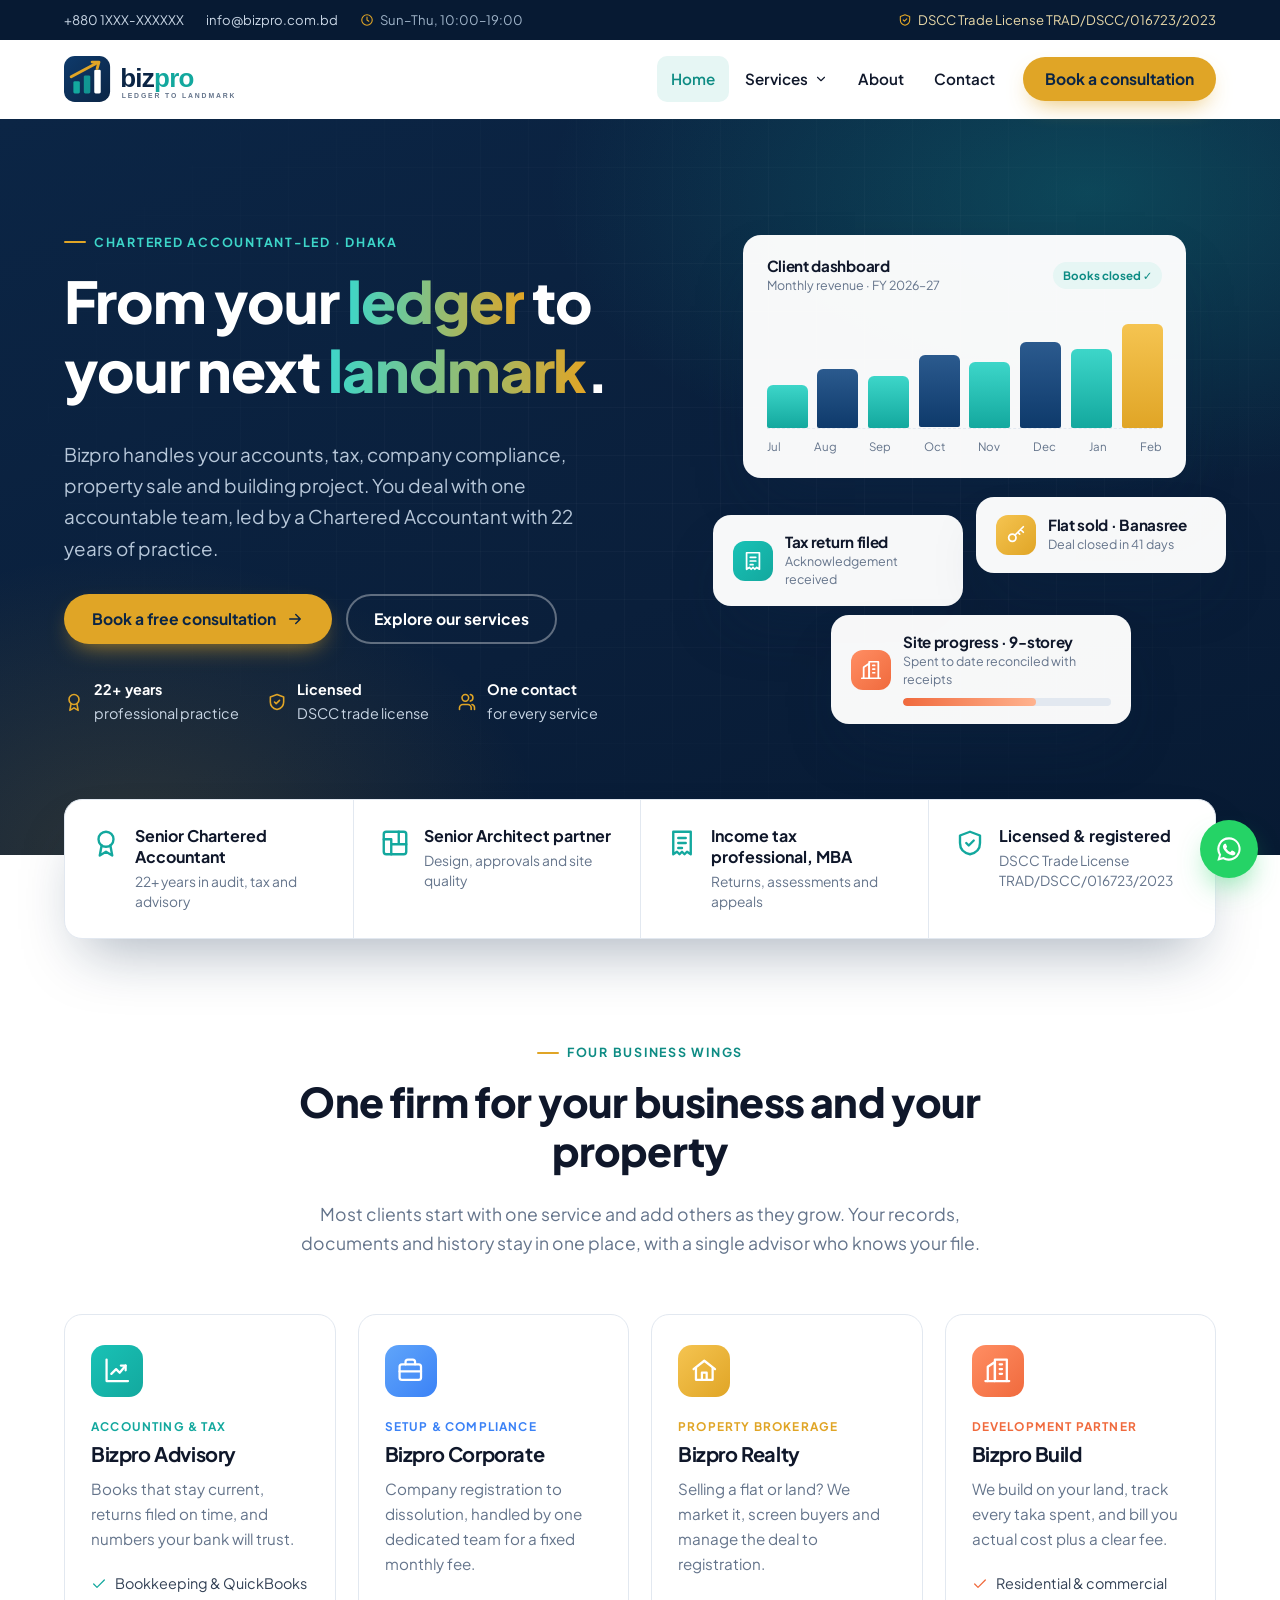
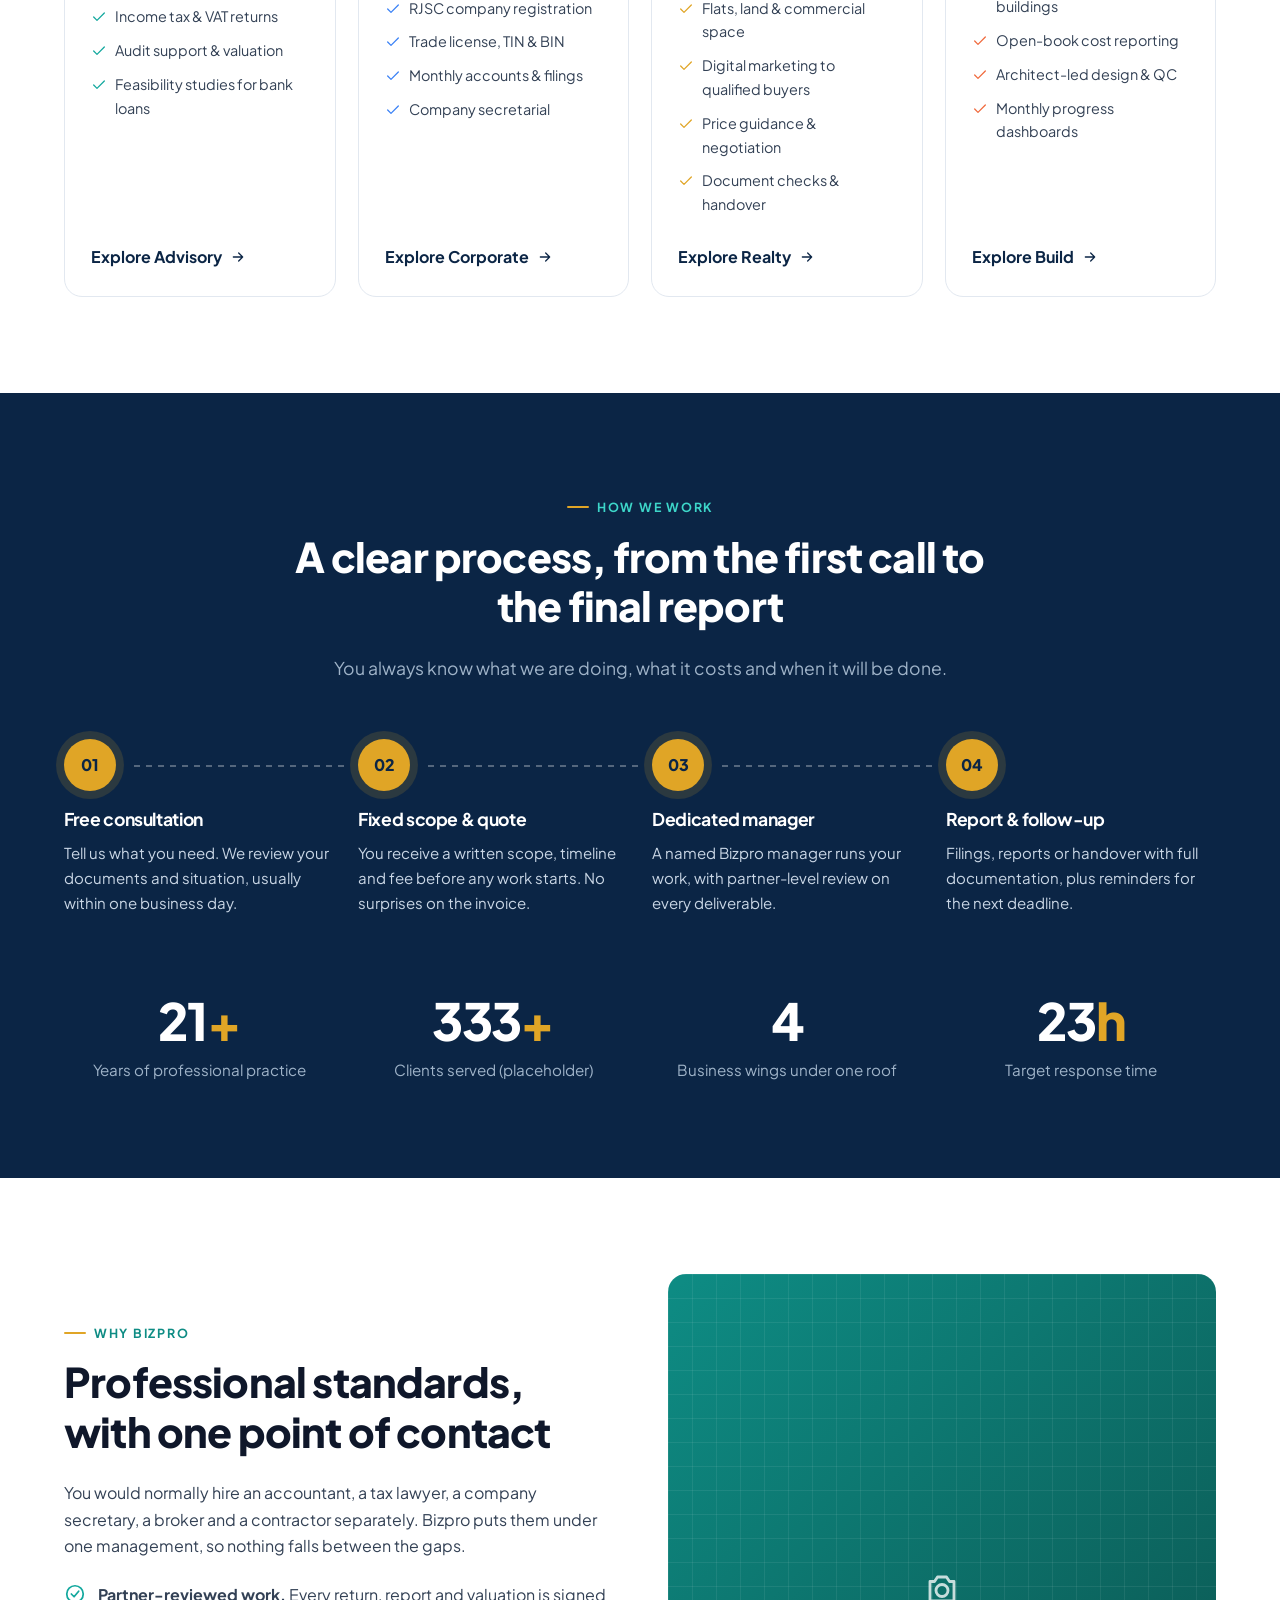
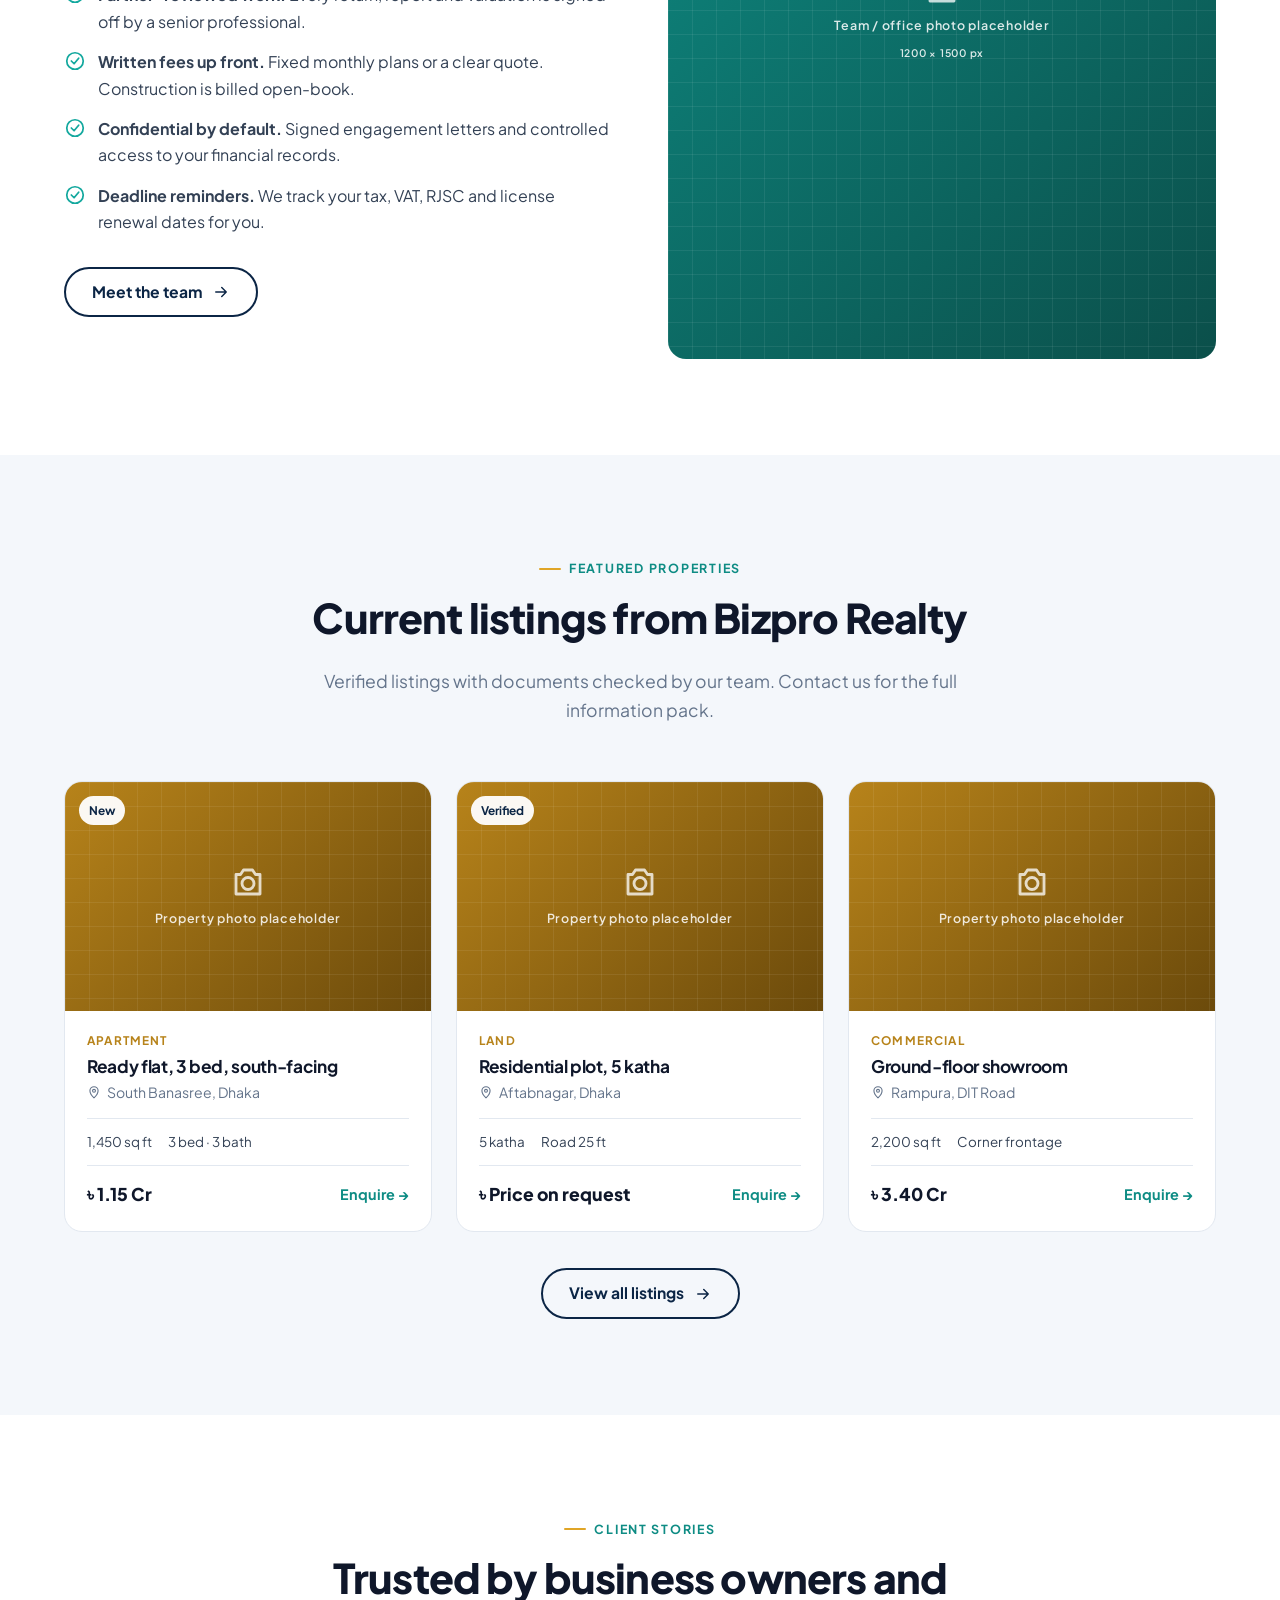
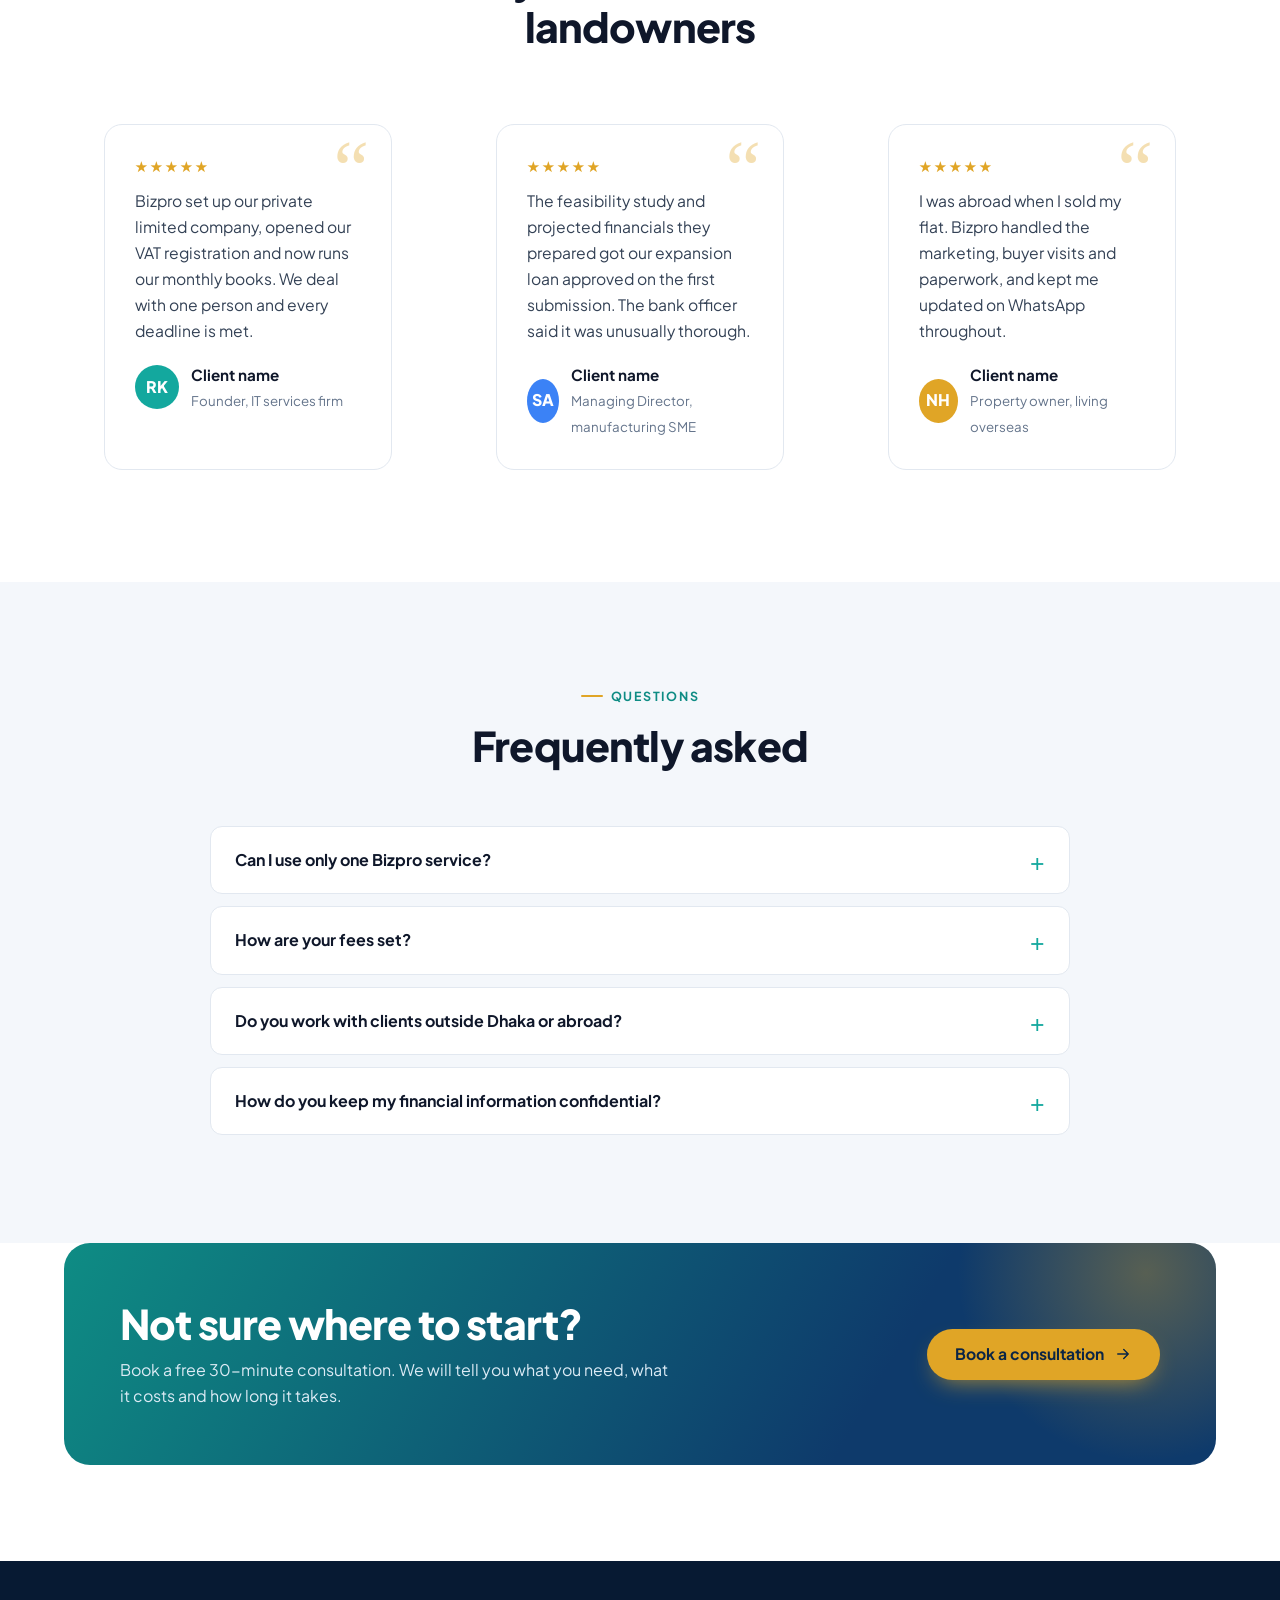
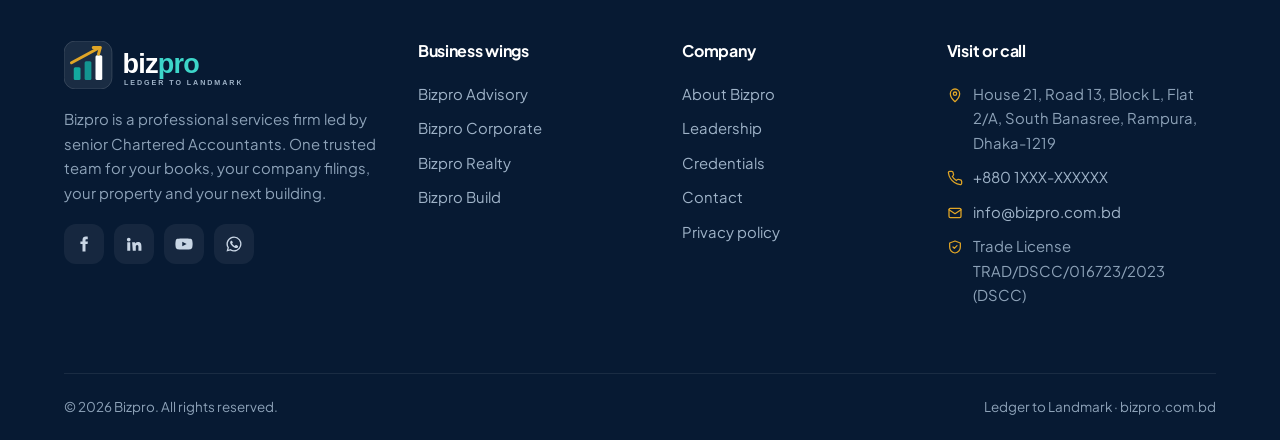
<file: website/index.html>
<!DOCTYPE html>
<html lang="en">
<head>
<meta charset="utf-8">
<meta name="viewport" content="width=device-width, initial-scale=1">
<title>Bizpro | Accounting, Tax, Company Compliance, Real Estate &amp; Construction in Dhaka</title>
<meta name="description" content="Bizpro is a Chartered Accountant-led firm in Dhaka for accounting, QuickBooks, tax and VAT, audit, valuation, RJSC company registration, property brokerage and construction as a development partner.">
<link rel="canonical" href="https://www.bizpro.com.bd/">
<meta property="og:type" content="website">
<meta property="og:site_name" content="Bizpro">
<meta property="og:title" content="Bizpro | Accounting, Tax, Company Compliance, Real Estate &amp; Construction in Dhaka">
<meta property="og:description" content="Bizpro is a Chartered Accountant-led firm in Dhaka for accounting, QuickBooks, tax and VAT, audit, valuation, RJSC company registration, property brokerage and construction as a development partner.">
<meta property="og:url" content="https://www.bizpro.com.bd/">
<meta property="og:image" content="https://www.bizpro.com.bd/assets/img/og-image.png">
<meta name="theme-color" content="#0B2545">
<link rel="icon" href="assets/img/favicon.svg" type="image/svg+xml">
<link rel="preconnect" href="https://fonts.googleapis.com">
<link rel="preconnect" href="https://fonts.gstatic.com" crossorigin>
<link href="https://fonts.googleapis.com/css2?family=Plus+Jakarta+Sans:wght@400;500;600;700;800&amp;display=swap" rel="stylesheet">
<link rel="stylesheet" href="assets/css/bizpro.css">
</head>
<body>
<a class="skip-link" href="#main">Skip to content</a>
<div class="topbar">
  <div class="container">
    <div class="topbar__items">
      <a data-bp="phone" href="#"><i data-icon="phone"></i><span>+880 1XXX-XXXXXX</span></a>
      <a data-bp="email" href="#">info@bizpro.com.bd</a>
      <span><i data-icon="clock"></i>Sun&ndash;Thu, 10:00&ndash;19:00</span>
    </div>
    <span class="topbar__badge"><i data-icon="shield"></i>DSCC Trade License TRAD/DSCC/016723/2023</span>
  </div>
</div>
<header class="header">
  <div class="container">
    <a class="brand" href="index.html" aria-label="Bizpro home"><img src="assets/img/logo.svg" alt="Bizpro &mdash; Ledger to Landmark" width="173" height="47"></a>
    <button class="nav-toggle" aria-expanded="false" aria-controls="site-nav"><i data-icon="menu"></i><span class="sr-only">Open menu</span></button>
    <nav class="nav" id="site-nav" aria-label="Main">
      <ul class="nav__list">
        <li class="nav__item"><a class="nav__link" href="index.html" aria-current="page">Home</a></li>
        <li class="nav__item">
          <button class="nav__link" aria-expanded="false" aria-haspopup="true">Services <i data-icon="chevron"></i></button>
          <div class="dropdown">
          <a href="advisory.html"><span class="wing-icon wing-icon--advisory"><i data-icon="advisory"></i></span><span><strong>Bizpro Advisory</strong><small>Accounting, tax, audit &amp; valuation</small></span></a>
          <a href="corporate.html"><span class="wing-icon wing-icon--corporate"><i data-icon="corporate"></i></span><span><strong>Bizpro Corporate</strong><small>One-stop business setup &amp; compliance</small></span></a>
          <a href="realty.html"><span class="wing-icon wing-icon--realty"><i data-icon="realty"></i></span><span><strong>Bizpro Realty</strong><small>Buy &amp; sell flats, land and commercial space</small></span></a>
          <a href="build.html"><span class="wing-icon wing-icon--build"><i data-icon="build"></i></span><span><strong>Bizpro Build</strong><small>Development partner &amp; construction</small></span></a>
          </div>
        </li>
        <li class="nav__item"><a class="nav__link" href="about.html">About</a></li>
        <li class="nav__item"><a class="nav__link" href="contact.html">Contact</a></li>
      </ul>
      <a class="btn btn--primary nav__cta" href="contact.html">Book a consultation</a>
    </nav>
  </div>
</header>
<main id="main">
<section class="hero">
  <div class="container">
    <div>
      <span class="eyebrow">Chartered Accountant-led &middot; Dhaka</span>
      <h1>From your <span class="hl">ledger</span> to your next <span class="hl">landmark</span>.</h1>
      <p class="hero__lead">Bizpro handles your accounts, tax, company compliance, property sale and building project. You deal with one accountable team, led by a Chartered Accountant with 22 years of practice.</p>
      <div class="hero__actions">
        <a class="btn btn--primary" href="contact.html">Book a free consultation <i data-icon="arrow"></i></a>
        <a class="btn btn--ghost" href="#wings">Explore our services</a>
      </div>
      <div class="hero__trust">
        <div><i data-icon="award"></i><span><strong>22+ years</strong><br>professional practice</span></div>
        <div><i data-icon="shield"></i><span><strong>Licensed</strong><br>DSCC trade license</span></div>
        <div><i data-icon="users"></i><span><strong>One contact</strong><br>for every service</span></div>
      </div>
    </div>
    <div class="hero-visual" aria-hidden="true">
      <div class="hv-card hv-main">
        <div class="hv-main__row"><div><h4>Client dashboard</h4><small>Monthly revenue &middot; FY 2026&ndash;27</small></div><span class="hv-pill">Books closed &check;</span></div>
        <div class="hv-bars">
          <span style="height:38%"></span><span style="height:52%"></span><span style="height:46%"></span><span style="height:64%"></span><span style="height:58%"></span><span style="height:76%"></span><span style="height:70%"></span><span style="height:92%"></span>
        </div>
        <div class="hv-legend"><span>Jul</span><span>Aug</span><span>Sep</span><span>Oct</span><span>Nov</span><span>Dec</span><span>Jan</span><span>Feb</span></div>
      </div>
      <div class="hv-card hv-tax"><div class="hv-mini"><span class="wing-icon wing-icon--advisory"><i data-icon="tax"></i></span><div><h4>Tax return filed</h4><small>Acknowledgement received</small></div></div></div>
      <div class="hv-card hv-prop"><div class="hv-mini"><span class="wing-icon wing-icon--realty"><i data-icon="key"></i></span><div><h4>Flat sold &middot; Banasree</h4><small>Deal closed in 41 days</small></div></div></div>
      <div class="hv-card hv-build"><div class="hv-mini"><span class="wing-icon wing-icon--build"><i data-icon="build"></i></span><div style="flex:1"><h4>Site progress &middot; 9-storey</h4><small>Spent to date reconciled with receipts</small><div class="hv-progress"><i></i></div></div></div></div>
    </div>
  </div>
</section>

<section class="cred-strip" aria-label="Credentials">
  <div class="container">
    <div class="cred-strip__inner">
      <div class="cred"><i data-icon="award"></i><div><strong>Senior Chartered Accountant</strong><span>22+ years in audit, tax and advisory</span></div></div>
      <div class="cred"><i data-icon="blueprint"></i><div><strong>Senior Architect partner</strong><span>Design, approvals and site quality</span></div></div>
      <div class="cred"><i data-icon="tax"></i><div><strong>Income tax professional, MBA</strong><span>Returns, assessments and appeals</span></div></div>
      <div class="cred"><i data-icon="shield"></i><div><strong>Licensed &amp; registered</strong><span>DSCC Trade License TRAD/DSCC/016723/2023</span></div></div>
    </div>
  </div>
</section>

<section class="section" id="wings">
  <div class="container">
    <div class="section-head reveal">
      <span class="eyebrow">Four business wings</span>
      <h2>One firm for your business and your property</h2>
      <p>Most clients start with one service and add others as they grow. Your records, documents and history stay in one place, with a single advisor who knows your file.</p>
    </div>
    <div class="wings">
      <article class="wing-card wing-card--advisory reveal">
        <span class="wing-icon wing-icon--advisory"><i data-icon="advisory"></i></span>
        <div class="wing-card__tag">Accounting &amp; Tax</div>
        <h3>Bizpro Advisory</h3>
        <p>Books that stay current, returns filed on time, and numbers your bank will trust.</p>
        <ul><li><i data-icon="check"></i>Bookkeeping &amp; QuickBooks</li><li><i data-icon="check"></i>Income tax &amp; VAT returns</li><li><i data-icon="check"></i>Audit support &amp; valuation</li><li><i data-icon="check"></i>Feasibility studies for bank loans</li></ul>
        <a class="wing-card__link" href="advisory.html">Explore Advisory <i data-icon="arrow"></i></a>
      </article>
      <article class="wing-card wing-card--corporate reveal">
        <span class="wing-icon wing-icon--corporate"><i data-icon="corporate"></i></span>
        <div class="wing-card__tag">Setup &amp; Compliance</div>
        <h3>Bizpro Corporate</h3>
        <p>Company registration to dissolution, handled by one dedicated team for a fixed monthly fee.</p>
        <ul><li><i data-icon="check"></i>RJSC company registration</li><li><i data-icon="check"></i>Trade license, TIN &amp; BIN</li><li><i data-icon="check"></i>Monthly accounts &amp; filings</li><li><i data-icon="check"></i>Company secretarial</li></ul>
        <a class="wing-card__link" href="corporate.html">Explore Corporate <i data-icon="arrow"></i></a>
      </article>
      <article class="wing-card wing-card--realty reveal">
        <span class="wing-icon wing-icon--realty"><i data-icon="realty"></i></span>
        <div class="wing-card__tag">Property Brokerage</div>
        <h3>Bizpro Realty</h3>
        <p>Selling a flat or land? We market it, screen buyers and manage the deal to registration.</p>
        <ul><li><i data-icon="check"></i>Flats, land &amp; commercial space</li><li><i data-icon="check"></i>Digital marketing to qualified buyers</li><li><i data-icon="check"></i>Price guidance &amp; negotiation</li><li><i data-icon="check"></i>Document checks &amp; handover</li></ul>
        <a class="wing-card__link" href="realty.html">Explore Realty <i data-icon="arrow"></i></a>
      </article>
      <article class="wing-card wing-card--build reveal">
        <span class="wing-icon wing-icon--build"><i data-icon="build"></i></span>
        <div class="wing-card__tag">Development Partner</div>
        <h3>Bizpro Build</h3>
        <p>We build on your land, track every taka spent, and bill you actual cost plus a clear fee.</p>
        <ul><li><i data-icon="check"></i>Residential &amp; commercial buildings</li><li><i data-icon="check"></i>Open-book cost reporting</li><li><i data-icon="check"></i>Architect-led design &amp; QC</li><li><i data-icon="check"></i>Monthly progress dashboards</li></ul>
        <a class="wing-card__link" href="build.html">Explore Build <i data-icon="arrow"></i></a>
      </article>
    </div>
  </div>
</section>

<section class="section section--navy">
  <div class="container">
    <div class="section-head reveal">
      <span class="eyebrow">How we work</span>
      <h2>A clear process, from the first call to the final report</h2>
      <p>You always know what we are doing, what it costs and when it will be done.</p>
    </div>
    <div class="steps"><div class="step reveal"><h3>Free consultation</h3><p>Tell us what you need. We review your documents and situation, usually within one business day.</p></div><div class="step reveal"><h3>Fixed scope &amp; quote</h3><p>You receive a written scope, timeline and fee before any work starts. No surprises on the invoice.</p></div><div class="step reveal"><h3>Dedicated manager</h3><p>A named Bizpro manager runs your work, with partner-level review on every deliverable.</p></div><div class="step reveal"><h3>Report &amp; follow-up</h3><p>Filings, reports or handover with full documentation, plus reminders for the next deadline.</p></div></div>
    <div class="stats" style="margin-top:80px">
      <!-- PLACEHOLDER figures: replace with verified numbers before launch -->
      <div class="reveal"><div class="stat__num" data-count="22" data-suffix="+">22<em>+</em></div><div class="stat__label">Years of professional practice</div></div>
      <div class="reveal"><div class="stat__num" data-count="350" data-suffix="+">350<em>+</em></div><div class="stat__label">Clients served (placeholder)</div></div>
      <div class="reveal"><div class="stat__num" data-count="4" data-suffix="">4</div><div class="stat__label">Business wings under one roof</div></div>
      <div class="reveal"><div class="stat__num" data-count="24" data-suffix="h">24<em>h</em></div><div class="stat__label">Target response time</div></div>
    </div>
  </div>
</section>

<section class="section">
  <div class="container grid-2">
    <div class="reveal">
      <span class="eyebrow">Why Bizpro</span>
      <h2>Professional standards, with one point of contact</h2>
      <p>You would normally hire an accountant, a tax lawyer, a company secretary, a broker and a contractor separately. Bizpro puts them under one management, so nothing falls between the gaps.</p>
      <ul class="checklist"><li><i data-icon="check-circle"></i><span><strong>Partner-reviewed work.</strong> Every return, report and valuation is signed off by a senior professional.</span></li><li><i data-icon="check-circle"></i><span><strong>Written fees up front.</strong> Fixed monthly plans or a clear quote. Construction is billed open-book.</span></li><li><i data-icon="check-circle"></i><span><strong>Confidential by default.</strong> Signed engagement letters and controlled access to your financial records.</span></li><li><i data-icon="check-circle"></i><span><strong>Deadline reminders.</strong> We track your tax, VAT, RJSC and license renewal dates for you.</span></li></ul>
      <a class="btn btn--outline" href="about.html">Meet the team <i data-icon="arrow"></i></a>
    </div>
    <div class="reveal"><div class="ph ph--advisory ph--tall"><div class="ph__label"><i data-icon="camera"></i>Team / office photo placeholder<br><small>1200 &times; 1500 px</small></div></div></div>
  </div>
</section>

<section class="section section--mist">
  <div class="container">
    <div class="section-head reveal">
      <span class="eyebrow">Featured properties</span>
      <h2>Current listings from Bizpro Realty</h2>
      <p>Verified listings with documents checked by our team. Contact us for the full information pack.</p>
    </div>
    <!-- PLACEHOLDER listings: replace with live inventory -->
<div class="listings">
  <article class="listing reveal" data-type="flat">
    <div class="ph ph--realty "><span class="ph__badge">New</span><div class="ph__label"><i data-icon="camera"></i>Property photo placeholder</div></div>
    <div class="listing__body">
      <div class="listing__type">Apartment</div>
      <h3>Ready flat, 3 bed, south-facing</h3>
      <div class="listing__loc"><i data-icon="pin"></i>South Banasree, Dhaka</div>
      <div class="listing__meta"><span>1,450 sq ft</span><span>3 bed &middot; 3 bath</span></div>
      <div class="listing__foot"><span class="listing__price">&#2547; 1.15 Cr</span><a href="contact.html?wing=realty">Enquire &rarr;</a></div>
    </div>
  </article>
  <article class="listing reveal" data-type="land">
    <div class="ph ph--realty "><span class="ph__badge">Verified</span><div class="ph__label"><i data-icon="camera"></i>Property photo placeholder</div></div>
    <div class="listing__body">
      <div class="listing__type">Land</div>
      <h3>Residential plot, 5 katha</h3>
      <div class="listing__loc"><i data-icon="pin"></i>Aftabnagar, Dhaka</div>
      <div class="listing__meta"><span>5 katha</span><span>Road 25 ft</span></div>
      <div class="listing__foot"><span class="listing__price">&#2547; Price on request</span><a href="contact.html?wing=realty">Enquire &rarr;</a></div>
    </div>
  </article>
  <article class="listing reveal" data-type="commercial">
    <div class="ph ph--realty "><div class="ph__label"><i data-icon="camera"></i>Property photo placeholder</div></div>
    <div class="listing__body">
      <div class="listing__type">Commercial</div>
      <h3>Ground-floor showroom</h3>
      <div class="listing__loc"><i data-icon="pin"></i>Rampura, DIT Road</div>
      <div class="listing__meta"><span>2,200 sq ft</span><span>Corner frontage</span></div>
      <div class="listing__foot"><span class="listing__price">&#2547; 3.40 Cr</span><a href="contact.html?wing=realty">Enquire &rarr;</a></div>
    </div>
  </article>
</div>
    <div style="text-align:center;margin-top:36px"><a class="btn btn--outline" href="realty.html#listings">View all listings <i data-icon="arrow"></i></a></div>
  </div>
</section>

<section class="section">
  <div class="container">
    <div class="section-head reveal">
      <span class="eyebrow">Client stories</span>
      <h2>Trusted by business owners and landowners</h2>
    </div>
    <!-- PLACEHOLDER testimonials: replace with real, consented client quotes before launch -->
    <div class="quotes">
      <figure class="quote reveal"><div class="stars">&#9733;&#9733;&#9733;&#9733;&#9733;</div><p>Bizpro set up our private limited company, opened our VAT registration and now runs our monthly books. We deal with one person and every deadline is met.</p><figcaption class="quote__by"><span>RK</span><div><strong>Client name</strong><small>Founder, IT services firm</small></div></figcaption></figure>
      <figure class="quote reveal"><div class="stars">&#9733;&#9733;&#9733;&#9733;&#9733;</div><p>The feasibility study and projected financials they prepared got our expansion loan approved on the first submission. The bank officer said it was unusually thorough.</p><figcaption class="quote__by"><span style="background:var(--bp-corporate)">SA</span><div><strong>Client name</strong><small>Managing Director, manufacturing SME</small></div></figcaption></figure>
      <figure class="quote reveal"><div class="stars">&#9733;&#9733;&#9733;&#9733;&#9733;</div><p>I was abroad when I sold my flat. Bizpro handled the marketing, buyer visits and paperwork, and kept me updated on WhatsApp throughout.</p><figcaption class="quote__by"><span style="background:var(--bp-realty)">NH</span><div><strong>Client name</strong><small>Property owner, living overseas</small></div></figcaption></figure>
    </div>
  </div>
</section>

<section class="section section--mist">
  <div class="container">
    <div class="section-head reveal"><span class="eyebrow">Questions</span><h2>Frequently asked</h2></div>
    <div class="faq"><details><summary>Can I use only one Bizpro service?</summary><div><p>Yes. Each wing works on its own. Many clients start with tax filing or a property sale and add other services later.</p></div></details><details><summary>How are your fees set?</summary><div><p>Accounting and compliance work is billed as a fixed monthly plan or a fixed project fee agreed in writing. Property brokerage is success-based, so you pay only when the deal closes. Construction is billed at actual cost plus an agreed development fee.</p></div></details><details><summary>Do you work with clients outside Dhaka or abroad?</summary><div><p>Yes. Most accounting and compliance work is done digitally. Non-resident Bangladeshis often use us to manage property sales and building projects at home.</p></div></details><details><summary>How do you keep my financial information confidential?</summary><div><p>Every engagement starts with a signed engagement letter that includes confidentiality terms. Access to your records is limited to the team working on your file.</p></div></details></div>
  </div>
</section>

<section class="section" style="padding-top:0">
  <div class="container">
    <div class="cta-band reveal">
      <div><h2>Not sure where to start?</h2><p>Book a free 30-minute consultation. We will tell you what you need, what it costs and how long it takes.</p></div>
      <a class="btn btn--primary" href="contact.html">Book a consultation <i data-icon="arrow"></i></a>
    </div>
  </div>
</section>

<script type="application/ld+json">{"@context": "https://schema.org", "@type": "ProfessionalService", "name": "Bizpro", "url": "https://www.bizpro.com.bd/", "logo": "https://www.bizpro.com.bd/assets/img/logo.svg", "email": "info@bizpro.com.bd", "slogan": "Ledger to Landmark", "address": {"@type": "PostalAddress", "streetAddress": "House 21, Road 13, Block L, Flat 2/A, South Banasree, Rampura", "addressLocality": "Dhaka", "postalCode": "1219", "addressCountry": "BD"}, "areaServed": "Bangladesh", "knowsAbout": ["Accounting", "QuickBooks", "Income tax", "VAT", "Audit", "Business valuation", "Feasibility study", "RJSC company registration", "Company secretarial", "Real estate brokerage", "Construction management"]}</script>
</main>
<footer class="footer">
  <div class="container">
    <div class="footer__grid">
      <div>
        <img src="assets/img/logo-white.svg" alt="Bizpro" width="177" height="48">
        <p>Bizpro is a professional services firm led by senior Chartered Accountants. One trusted team for your books, your company filings, your property and your next building.</p>
        <div class="social">
          <a href="#" aria-label="Bizpro on Facebook"><i data-icon="facebook"></i></a>
          <a href="#" aria-label="Bizpro on LinkedIn"><i data-icon="linkedin"></i></a>
          <a href="#" aria-label="Bizpro on YouTube"><i data-icon="youtube"></i></a>
          <a data-bp="whatsapp" href="#" aria-label="Chat with Bizpro on WhatsApp"><i data-icon="whatsapp"></i></a>
        </div>
      </div>
      <div>
        <h4>Business wings</h4>
        <ul>
          <li><a href="advisory.html">Bizpro Advisory</a></li>
          <li><a href="corporate.html">Bizpro Corporate</a></li>
          <li><a href="realty.html">Bizpro Realty</a></li>
          <li><a href="build.html">Bizpro Build</a></li>
        </ul>
      </div>
      <div>
        <h4>Company</h4>
        <ul>
          <li><a href="about.html">About Bizpro</a></li>
          <li><a href="about.html#leadership">Leadership</a></li>
          <li><a href="about.html#credentials">Credentials</a></li>
          <li><a href="contact.html">Contact</a></li>
          <li><a href="privacy.html">Privacy policy</a></li>
        </ul>
      </div>
      <div>
        <h4>Visit or call</h4>
        <ul class="footer__contact">
          <li><i data-icon="pin"></i><span>House 21, Road 13, Block L, Flat 2/A, South Banasree, Rampura, Dhaka-1219</span></li>
          <li><i data-icon="phone"></i><a data-bp="phone" href="#">+880 1XXX-XXXXXX</a></li>
          <li><i data-icon="mail"></i><a data-bp="email" href="#">info@bizpro.com.bd</a></li>
          <li><i data-icon="shield"></i><span>Trade License TRAD/DSCC/016723/2023 (DSCC)</span></li>
        </ul>
      </div>
    </div>
    <div class="footer__bottom">
      <span>&copy; <span data-year>2026</span> Bizpro. All rights reserved.</span>
      <span>Ledger to Landmark &middot; bizpro.com.bd</span>
    </div>
  </div>
</footer>
<a class="fab" data-bp="whatsapp" href="#" aria-label="Chat on WhatsApp"><i data-icon="whatsapp"></i></a>
<button class="to-top" aria-label="Back to top"><i data-icon="arrow-up"></i></button>
<script src="assets/js/bizpro.js" defer></script>
</body>
</html>
</file>
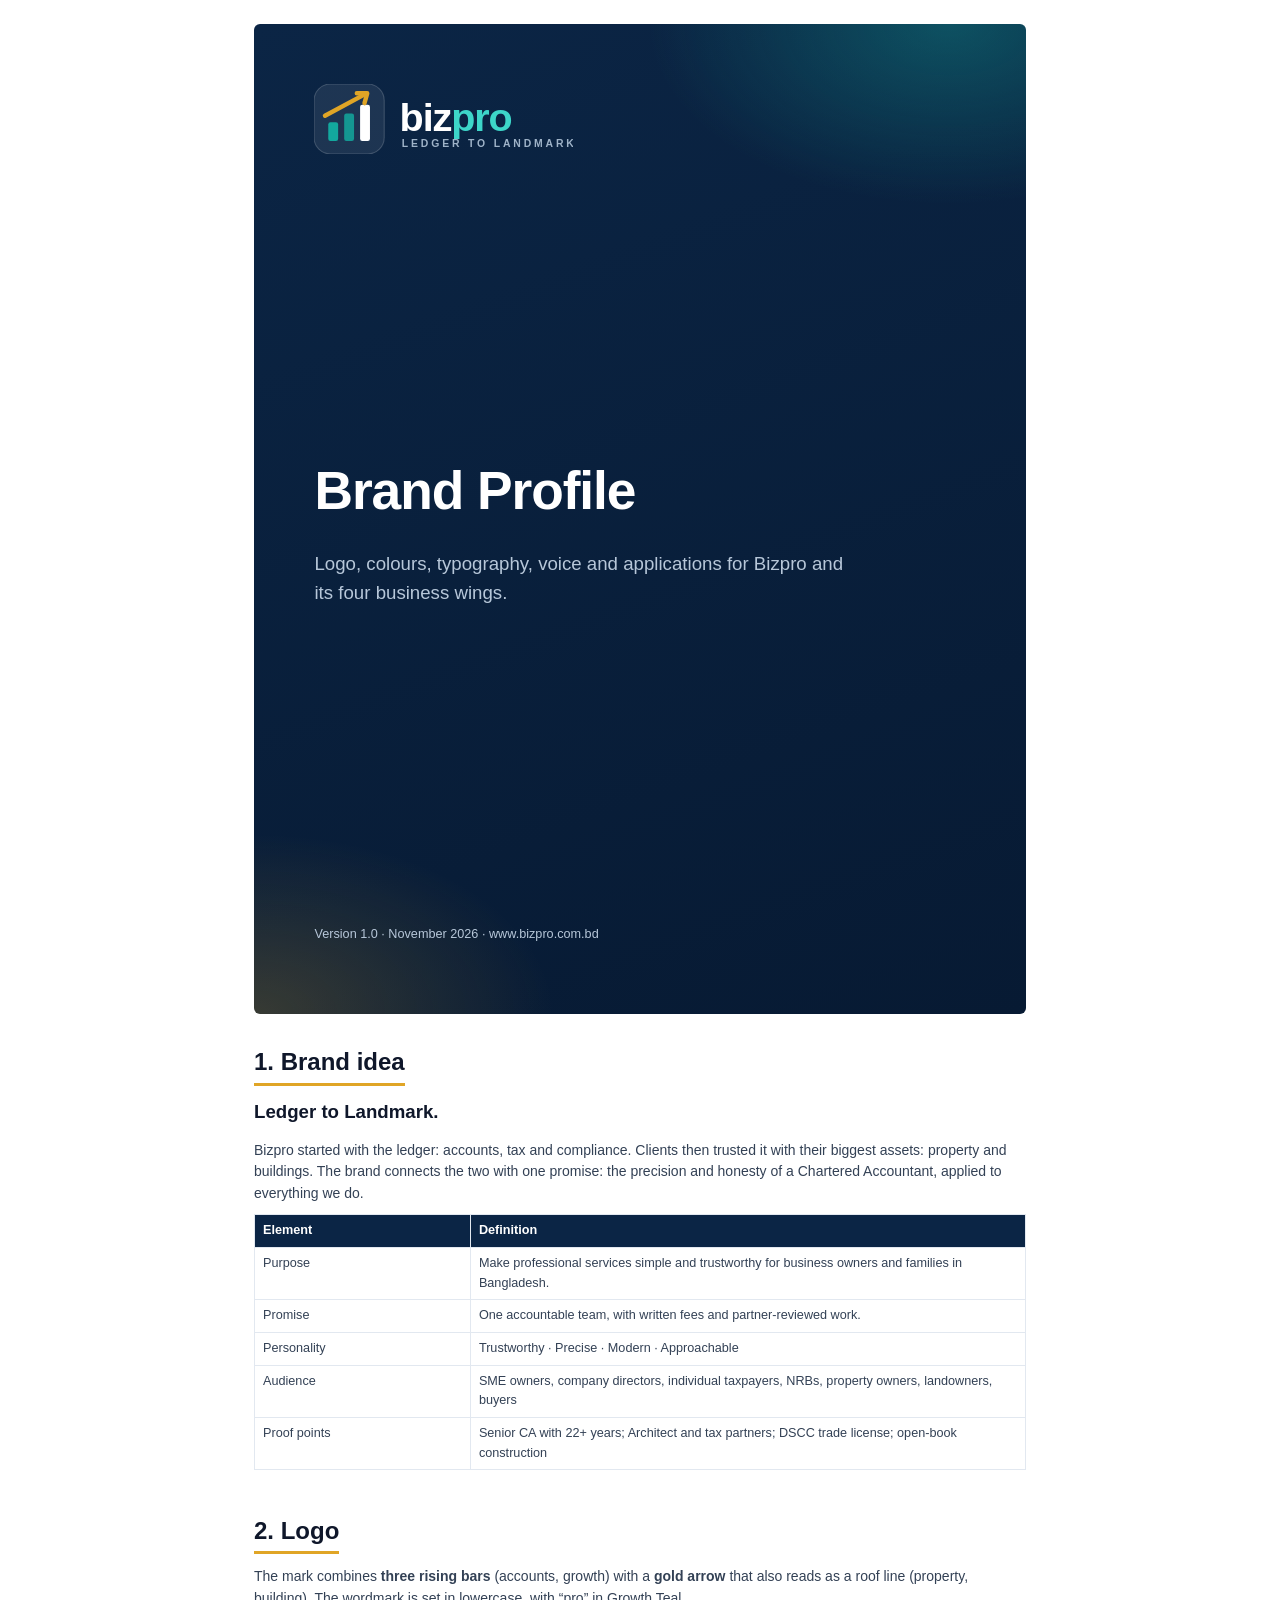
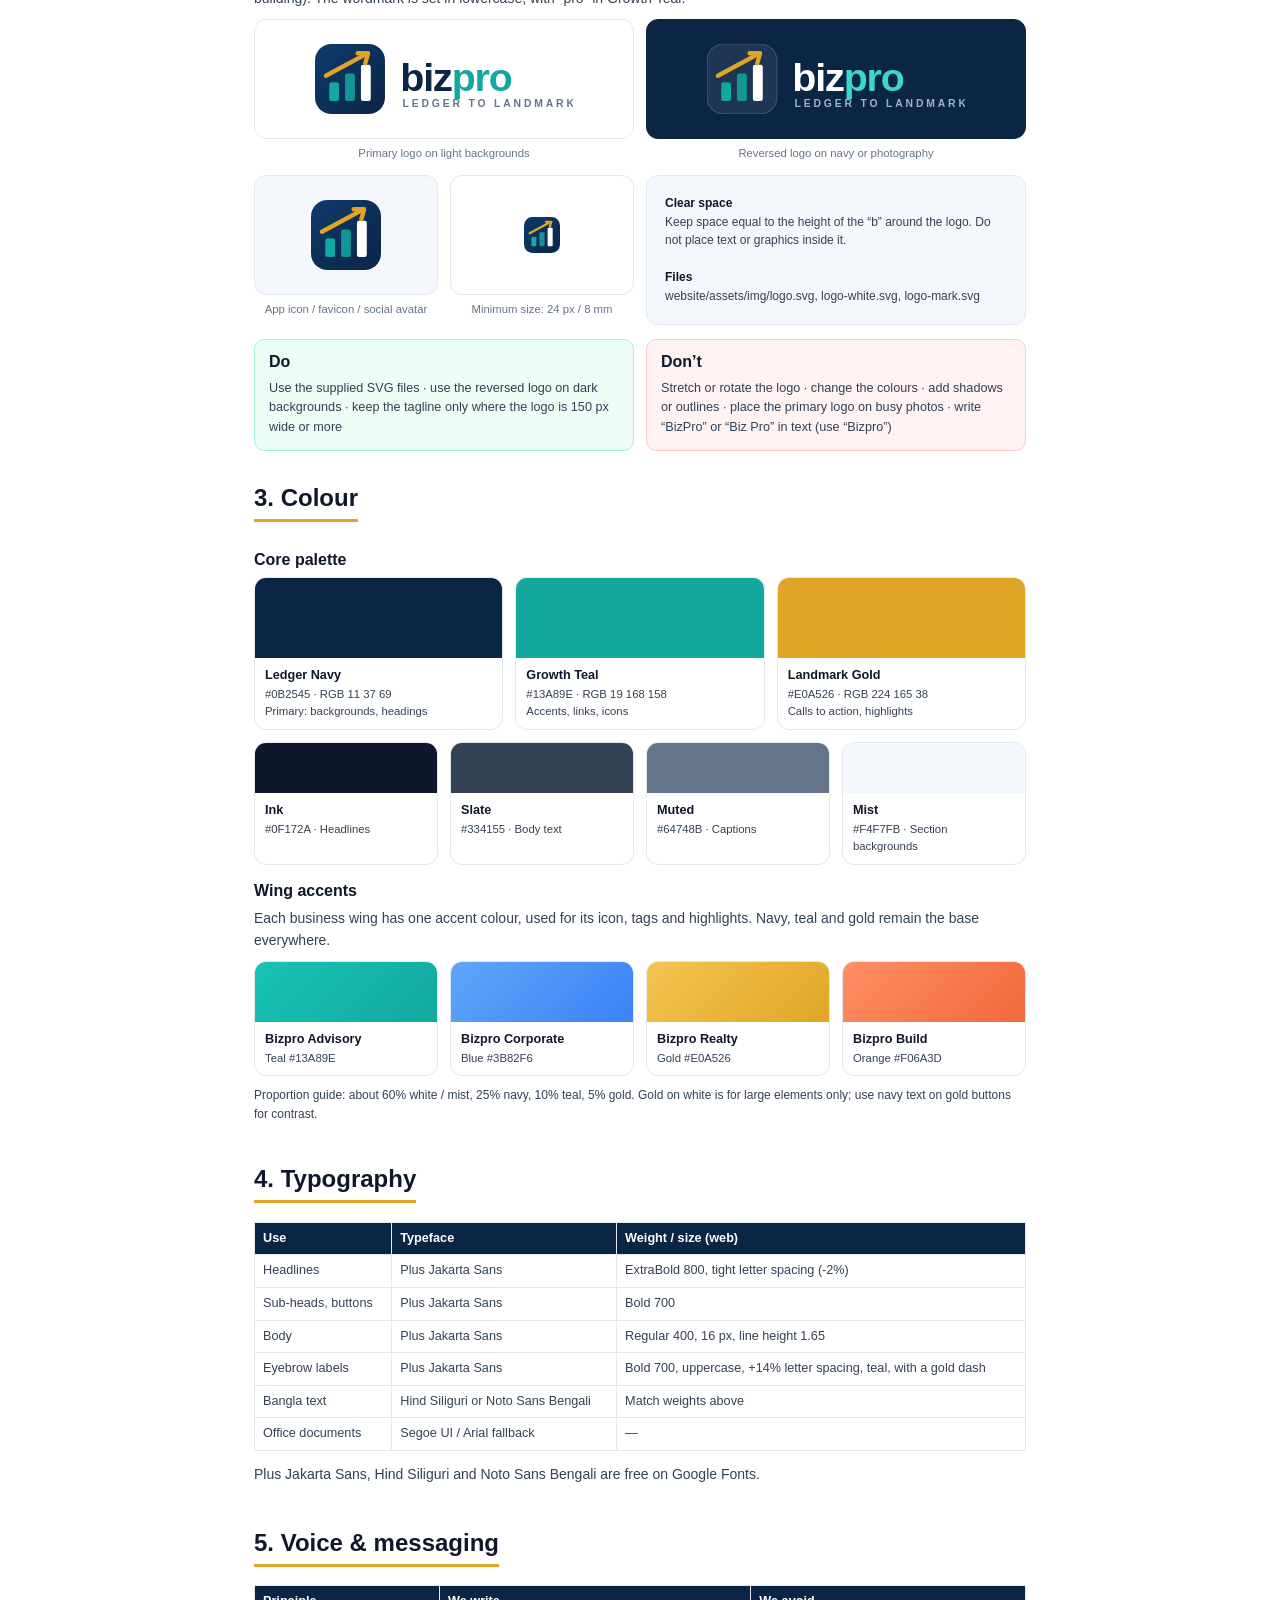
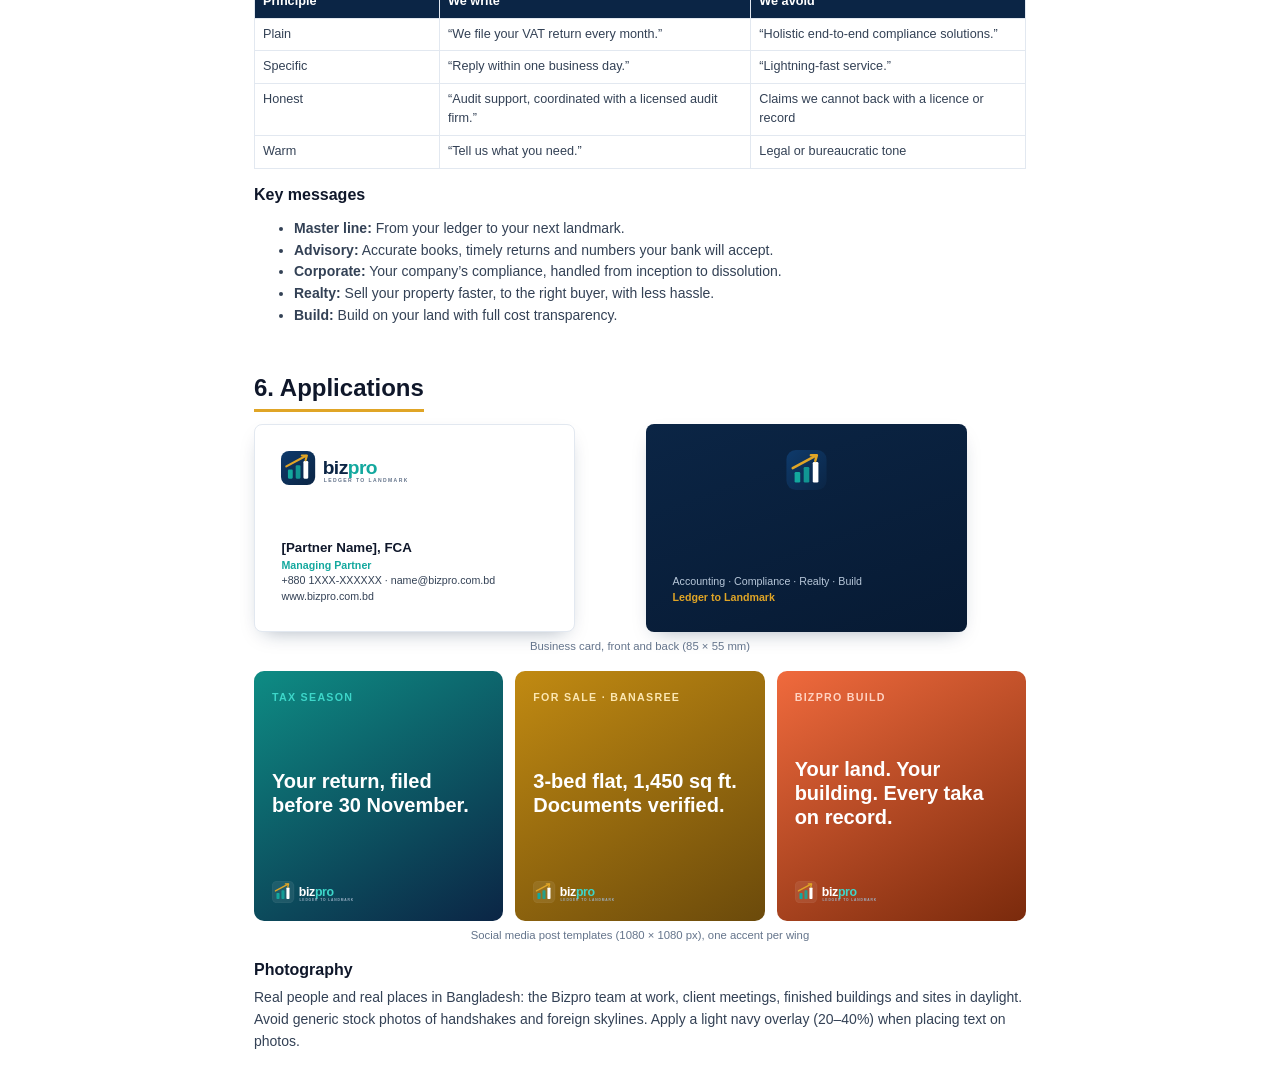
<file: brand/Bizpro_Brand_Profile.html>
<!DOCTYPE html>
<html lang="en">
<head>
<meta charset="utf-8">
<title>Bizpro Brand Profile</title>
<style>
  @page { size: A4; margin: 16mm; }
  * { box-sizing: border-box; -webkit-print-color-adjust: exact; print-color-adjust: exact; }
  body { font-family: "Plus Jakarta Sans","Segoe UI",Roboto,Arial,sans-serif; color: #334155; font-size: 10.5pt; line-height: 1.55; margin: 0; }
  .wrap { max-width: 820px; margin: 0 auto; padding: 24px; }
  @media print { .wrap { padding: 0; max-width: none; } }
  h1, h2, h3 { color: #0F172A; line-height: 1.2; margin: 0 0 .5em; }
  h2 { font-size: 18pt; margin-top: 1.4em; padding-bottom: 6px; border-bottom: 3px solid #E0A526; display: inline-block; }
  h3 { font-size: 12pt; margin-top: 1em; }
  p { margin: 0 0 .7em; }
  .section { page-break-before: always; }
  .cover { height: 262mm; border-radius: 6px; padding: 16mm; display: flex; flex-direction: column; justify-content: space-between; color: #B7C7D9;
    background: radial-gradient(500px 300px at 90% 0%, rgba(19,168,158,.35), transparent 60%), radial-gradient(500px 300px at 0% 100%, rgba(224,165,38,.22), transparent 60%), linear-gradient(160deg,#0B2545,#071A33); }
  .cover h1 { color: #fff; font-size: 40pt; letter-spacing: -.02em; }
  .row { display: grid; gap: 12px; }
  .r2 { grid-template-columns: 1fr 1fr; } .r3 { grid-template-columns: repeat(3,1fr); } .r4 { grid-template-columns: repeat(4,1fr); }
  .tile { border: 1px solid #E2E8F0; border-radius: 12px; padding: 18px; display: grid; place-items: center; min-height: 120px; page-break-inside: avoid; }
  .tile.dark { background: #0B2545; border-color: #0B2545; }
  .tile.mist { background: #F4F7FB; }
  .cap { font-size: 8.5pt; color: #64748B; text-align: center; margin-top: 6px; }
  .sw { border-radius: 12px; overflow: hidden; border: 1px solid #E2E8F0; page-break-inside: avoid; }
  .sw div:first-child { height: 80px; }
  .sw div:last-child { padding: 8px 10px; font-size: 8.5pt; }
  .sw b { display: block; color: #0F172A; font-size: 9.5pt; }
  table { width: 100%; border-collapse: collapse; font-size: 9.5pt; margin: .5em 0 1em; }
  th, td { border: 1px solid #E2E8F0; padding: 6px 8px; text-align: left; vertical-align: top; }
  th { background: #0B2545; color: #fff; }
  .do, .dont { border-radius: 10px; padding: 12px 14px; font-size: 9.5pt; }
  .do { background: #ECFDF5; border: 1px solid #A7F3D0; } .dont { background: #FEF2F2; border: 1px solid #FECACA; }
  .do h3, .dont h3 { margin-top: 0; }
  .card { width: 85mm; height: 55mm; border-radius: 8px; box-shadow: 0 8px 20px -10px rgba(11,37,69,.4); padding: 7mm; display: flex; flex-direction: column; justify-content: space-between; }
  .post { aspect-ratio: 1/1; border-radius: 10px; padding: 18px; color: #fff; display: flex; flex-direction: column; justify-content: space-between; }
</style>
</head>
<body>
<div class="wrap">

<section class="cover">
  <img src="../website/assets/img/logo-white.svg" alt="Bizpro" style="height:70px;width:auto;align-self:flex-start">
  <div>
    <h1>Brand Profile</h1>
    <p style="font-size:14pt;max-width:140mm">Logo, colours, typography, voice and applications for Bizpro and its four business wings.</p>
  </div>
  <p style="font-size:9.5pt">Version 1.0 &middot; November 2026 &middot; www.bizpro.com.bd</p>
</section>

<section class="section">
  <h2>1. Brand idea</h2>
  <p style="font-size:14pt;color:#0F172A;font-weight:700">Ledger to Landmark.</p>
  <p>Bizpro started with the ledger: accounts, tax and compliance. Clients then trusted it with their biggest assets: property and buildings. The brand connects the two with one promise: the precision and honesty of a Chartered Accountant, applied to everything we do.</p>
  <table>
    <tr><th style="width:28%">Element</th><th>Definition</th></tr>
    <tr><td>Purpose</td><td>Make professional services simple and trustworthy for business owners and families in Bangladesh.</td></tr>
    <tr><td>Promise</td><td>One accountable team, with written fees and partner-reviewed work.</td></tr>
    <tr><td>Personality</td><td>Trustworthy &middot; Precise &middot; Modern &middot; Approachable</td></tr>
    <tr><td>Audience</td><td>SME owners, company directors, individual taxpayers, NRBs, property owners, landowners, buyers</td></tr>
    <tr><td>Proof points</td><td>Senior CA with 22+ years; Architect and tax partners; DSCC trade license; open-book construction</td></tr>
  </table>

  <h2>2. Logo</h2>
  <p>The mark combines <strong>three rising bars</strong> (accounts, growth) with a <strong>gold arrow</strong> that also reads as a roof line (property, building). The wordmark is set in lowercase, with &ldquo;pro&rdquo; in Growth Teal.</p>
  <div class="row r2">
    <div><div class="tile"><img src="../website/assets/img/logo.svg" style="height:70px" alt="Primary logo"></div><div class="cap">Primary logo on light backgrounds</div></div>
    <div><div class="tile dark"><img src="../website/assets/img/logo-white.svg" style="height:70px" alt="Reversed logo"></div><div class="cap">Reversed logo on navy or photography</div></div>
  </div>
  <div class="row r4" style="margin-top:12px">
    <div><div class="tile mist"><img src="../website/assets/img/logo-mark.svg" style="height:70px" alt="Mark"></div><div class="cap">App icon / favicon / social avatar</div></div>
    <div><div class="tile"><img src="../website/assets/img/logo-mark.svg" style="height:36px" alt="Small mark"></div><div class="cap">Minimum size: 24 px / 8 mm</div></div>
    <div style="grid-column: span 2"><div class="tile mist" style="font-size:9pt;text-align:left;place-items:start"><div><b style="color:#0F172A">Clear space</b><br>Keep space equal to the height of the &ldquo;b&rdquo; around the logo. Do not place text or graphics inside it.<br><br><b style="color:#0F172A">Files</b><br>website/assets/img/logo.svg, logo-white.svg, logo-mark.svg</div></div></div>
  </div>
  <div class="row r2" style="margin-top:14px">
    <div class="do"><h3>Do</h3>Use the supplied SVG files &middot; use the reversed logo on dark backgrounds &middot; keep the tagline only where the logo is 150 px wide or more</div>
    <div class="dont"><h3>Don&rsquo;t</h3>Stretch or rotate the logo &middot; change the colours &middot; add shadows or outlines &middot; place the primary logo on busy photos &middot; write &ldquo;BizPro&rdquo; or &ldquo;Biz Pro&rdquo; in text (use &ldquo;Bizpro&rdquo;)</div>
  </div>
</section>

<section class="section">
  <h2>3. Colour</h2>
  <h3>Core palette</h3>
  <div class="row r3">
    <div class="sw"><div style="background:#0B2545"></div><div><b>Ledger Navy</b>#0B2545 &middot; RGB 11 37 69<br>Primary: backgrounds, headings</div></div>
    <div class="sw"><div style="background:#13A89E"></div><div><b>Growth Teal</b>#13A89E &middot; RGB 19 168 158<br>Accents, links, icons</div></div>
    <div class="sw"><div style="background:#E0A526"></div><div><b>Landmark Gold</b>#E0A526 &middot; RGB 224 165 38<br>Calls to action, highlights</div></div>
  </div>
  <div class="row r4" style="margin-top:12px">
    <div class="sw"><div style="background:#0F172A;height:50px"></div><div><b>Ink</b>#0F172A &middot; Headlines</div></div>
    <div class="sw"><div style="background:#334155;height:50px"></div><div><b>Slate</b>#334155 &middot; Body text</div></div>
    <div class="sw"><div style="background:#64748B;height:50px"></div><div><b>Muted</b>#64748B &middot; Captions</div></div>
    <div class="sw"><div style="background:#F4F7FB;height:50px"></div><div><b>Mist</b>#F4F7FB &middot; Section backgrounds</div></div>
  </div>
  <h3>Wing accents</h3>
  <p>Each business wing has one accent colour, used for its icon, tags and highlights. Navy, teal and gold remain the base everywhere.</p>
  <div class="row r4">
    <div class="sw"><div style="background:linear-gradient(135deg,#19C2B6,#13A89E);height:60px"></div><div><b>Bizpro Advisory</b>Teal #13A89E</div></div>
    <div class="sw"><div style="background:linear-gradient(135deg,#60A5FA,#3B82F6);height:60px"></div><div><b>Bizpro Corporate</b>Blue #3B82F6</div></div>
    <div class="sw"><div style="background:linear-gradient(135deg,#F5C451,#E0A526);height:60px"></div><div><b>Bizpro Realty</b>Gold #E0A526</div></div>
    <div class="sw"><div style="background:linear-gradient(135deg,#FF8E63,#F06A3D);height:60px"></div><div><b>Bizpro Build</b>Orange #F06A3D</div></div>
  </div>
  <p style="font-size:9pt;margin-top:10px">Proportion guide: about 60% white / mist, 25% navy, 10% teal, 5% gold. Gold on white is for large elements only; use navy text on gold buttons for contrast.</p>

  <h2>4. Typography</h2>
  <table>
    <tr><th>Use</th><th>Typeface</th><th>Weight / size (web)</th></tr>
    <tr><td>Headlines</td><td>Plus Jakarta Sans</td><td>ExtraBold 800, tight letter spacing (-2%)</td></tr>
    <tr><td>Sub-heads, buttons</td><td>Plus Jakarta Sans</td><td>Bold 700</td></tr>
    <tr><td>Body</td><td>Plus Jakarta Sans</td><td>Regular 400, 16 px, line height 1.65</td></tr>
    <tr><td>Eyebrow labels</td><td>Plus Jakarta Sans</td><td>Bold 700, uppercase, +14% letter spacing, teal, with a gold dash</td></tr>
    <tr><td>Bangla text</td><td>Hind Siliguri or Noto Sans Bengali</td><td>Match weights above</td></tr>
    <tr><td>Office documents</td><td>Segoe UI / Arial fallback</td><td>&mdash;</td></tr>
  </table>
  <p>Plus Jakarta Sans, Hind Siliguri and Noto Sans Bengali are free on Google Fonts.</p>
</section>

<section class="section">
  <h2>5. Voice &amp; messaging</h2>
  <table>
    <tr><th style="width:24%">Principle</th><th>We write</th><th>We avoid</th></tr>
    <tr><td>Plain</td><td>&ldquo;We file your VAT return every month.&rdquo;</td><td>&ldquo;Holistic end-to-end compliance solutions.&rdquo;</td></tr>
    <tr><td>Specific</td><td>&ldquo;Reply within one business day.&rdquo;</td><td>&ldquo;Lightning-fast service.&rdquo;</td></tr>
    <tr><td>Honest</td><td>&ldquo;Audit support, coordinated with a licensed audit firm.&rdquo;</td><td>Claims we cannot back with a licence or record</td></tr>
    <tr><td>Warm</td><td>&ldquo;Tell us what you need.&rdquo;</td><td>Legal or bureaucratic tone</td></tr>
  </table>
  <h3>Key messages</h3>
  <ul>
    <li><strong>Master line:</strong> From your ledger to your next landmark.</li>
    <li><strong>Advisory:</strong> Accurate books, timely returns and numbers your bank will accept.</li>
    <li><strong>Corporate:</strong> Your company&rsquo;s compliance, handled from inception to dissolution.</li>
    <li><strong>Realty:</strong> Sell your property faster, to the right buyer, with less hassle.</li>
    <li><strong>Build:</strong> Build on your land with full cost transparency.</li>
  </ul>

  <h2>6. Applications</h2>
  <div class="row r2" style="align-items:center">
    <div class="card" style="background:#fff;border:1px solid #E2E8F0">
      <img src="../website/assets/img/logo.svg" style="height:34px;width:auto;align-self:flex-start" alt="">
      <div style="font-size:8pt;line-height:1.45"><b style="color:#0F172A;font-size:10pt">[Partner Name], FCA</b><br><span style="color:#13A89E;font-weight:700">Managing Partner</span><br>+880 1XXX-XXXXXX &middot; name@bizpro.com.bd<br>www.bizpro.com.bd</div>
    </div>
    <div class="card" style="background:linear-gradient(160deg,#0B2545,#071A33);color:#B7C7D9">
      <img src="../website/assets/img/logo-mark.svg" style="height:40px;width:auto" alt="">
      <div style="font-size:8pt;line-height:1.45">Accounting &middot; Compliance &middot; Realty &middot; Build<br><span style="color:#E0A526;font-weight:700">Ledger to Landmark</span></div>
    </div>
  </div>
  <div class="cap">Business card, front and back (85 &times; 55 mm)</div>
  <div class="row r3" style="margin-top:16px">
    <div class="post" style="background:linear-gradient(150deg,#0E8C84,#0B2545)"><span style="font-size:8pt;letter-spacing:.12em;font-weight:700;color:#3DD6C9">TAX SEASON</span><b style="font-size:15pt;line-height:1.2">Your return, filed before 30 November.</b><img src="../website/assets/img/logo-white.svg" style="height:22px;width:auto;align-self:flex-start" alt=""></div>
    <div class="post" style="background:linear-gradient(150deg,#C18A12,#6B4A0B)"><span style="font-size:8pt;letter-spacing:.12em;font-weight:700;color:#FCE7B2">FOR SALE &middot; BANASREE</span><b style="font-size:15pt;line-height:1.2">3-bed flat, 1,450 sq ft. Documents verified.</b><img src="../website/assets/img/logo-white.svg" style="height:22px;width:auto;align-self:flex-start" alt=""></div>
    <div class="post" style="background:linear-gradient(150deg,#F06A3D,#7A2A0C)"><span style="font-size:8pt;letter-spacing:.12em;font-weight:700;color:#FFD3C2">BIZPRO BUILD</span><b style="font-size:15pt;line-height:1.2">Your land. Your building. Every taka on record.</b><img src="../website/assets/img/logo-white.svg" style="height:22px;width:auto;align-self:flex-start" alt=""></div>
  </div>
  <div class="cap">Social media post templates (1080 &times; 1080 px), one accent per wing</div>
  <h3>Photography</h3>
  <p>Real people and real places in Bangladesh: the Bizpro team at work, client meetings, finished buildings and sites in daylight. Avoid generic stock photos of handshakes and foreign skylines. Apply a light navy overlay (20&ndash;40%) when placing text on photos.</p>
</section>

</div>
</body>
</html>
</file>
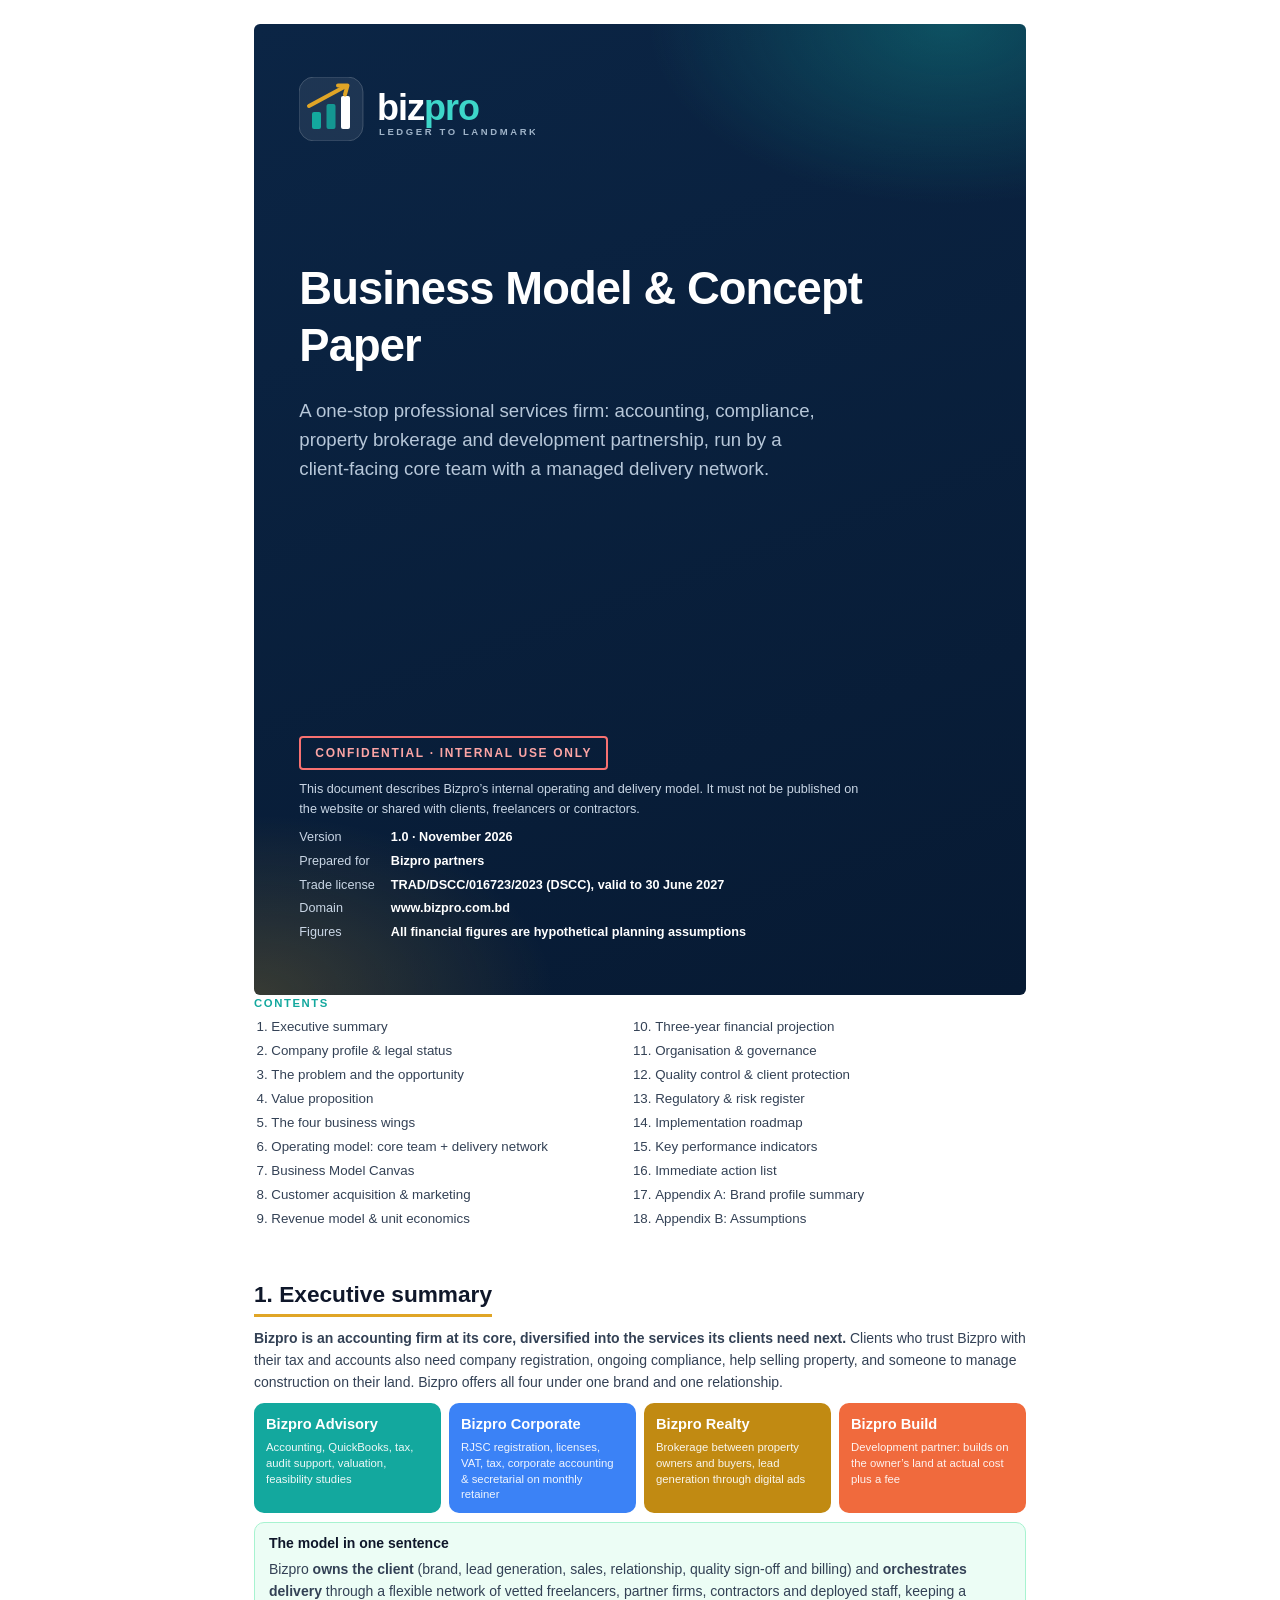
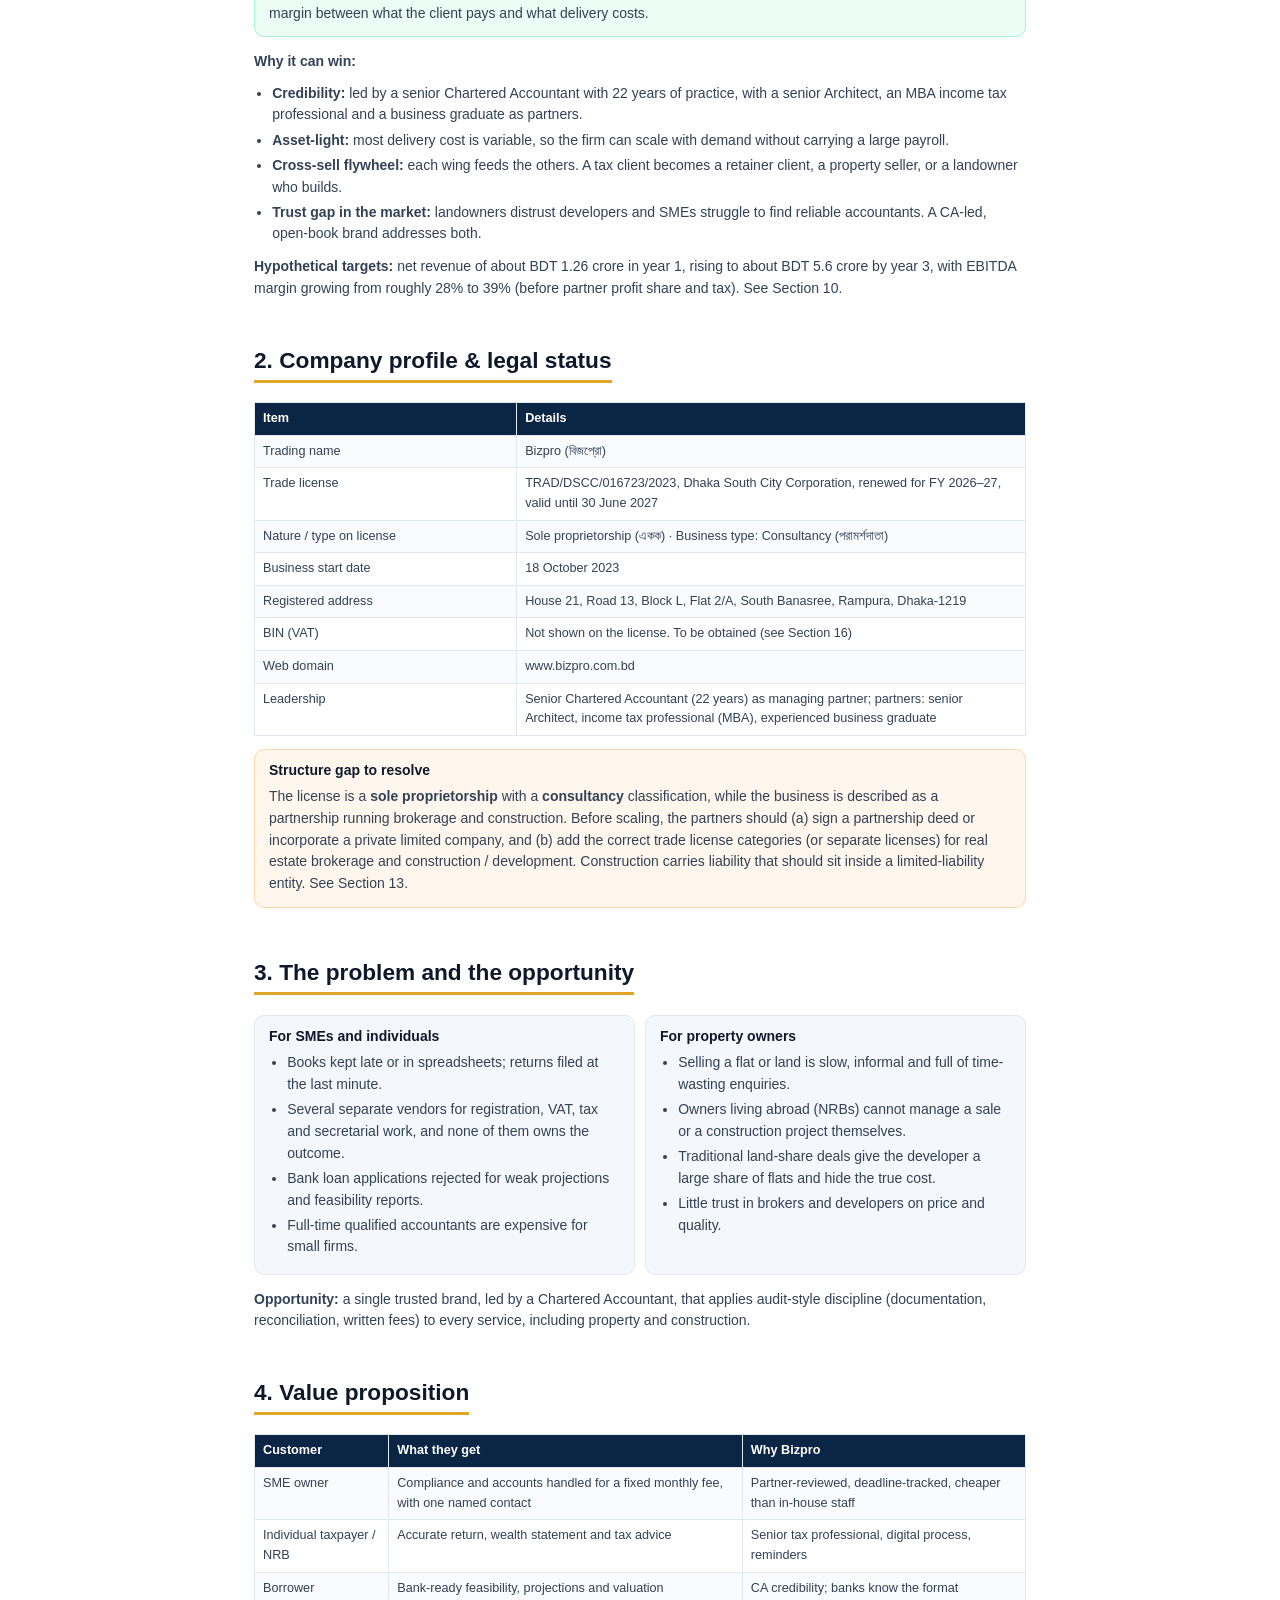
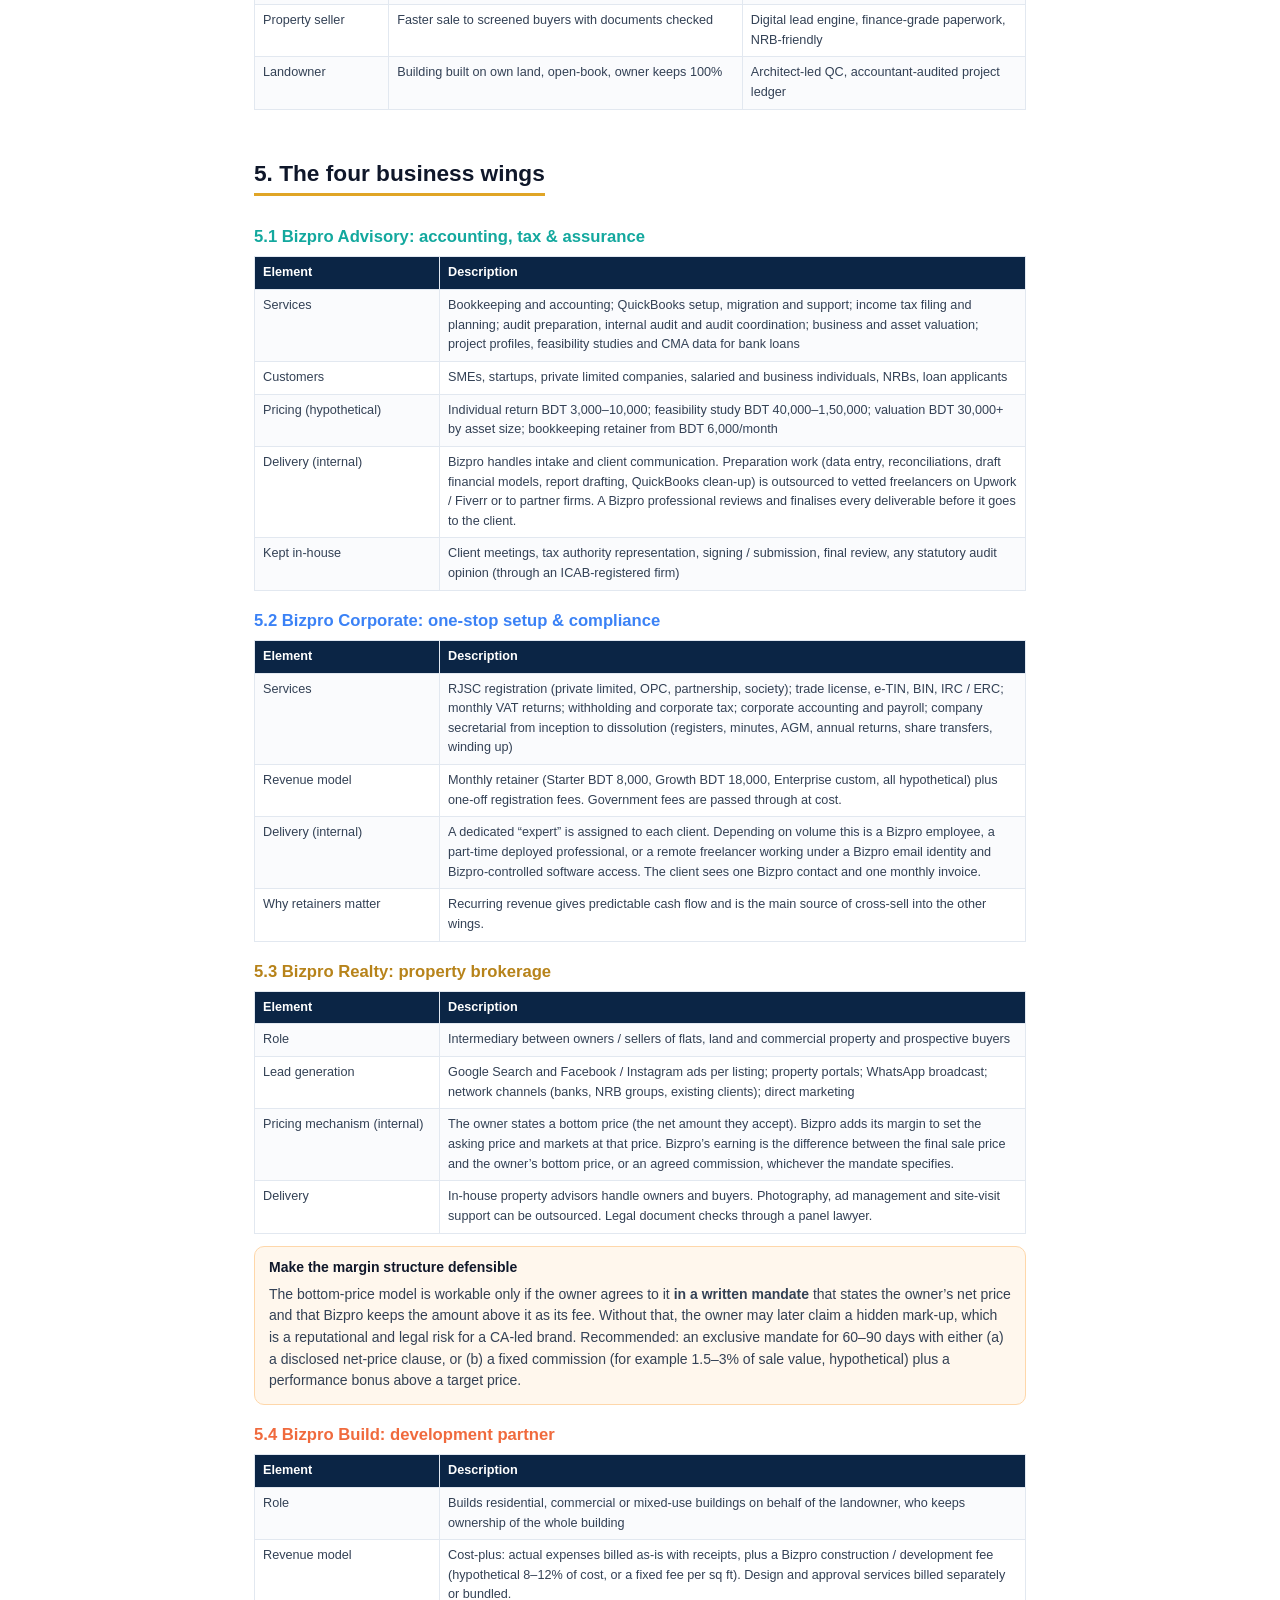
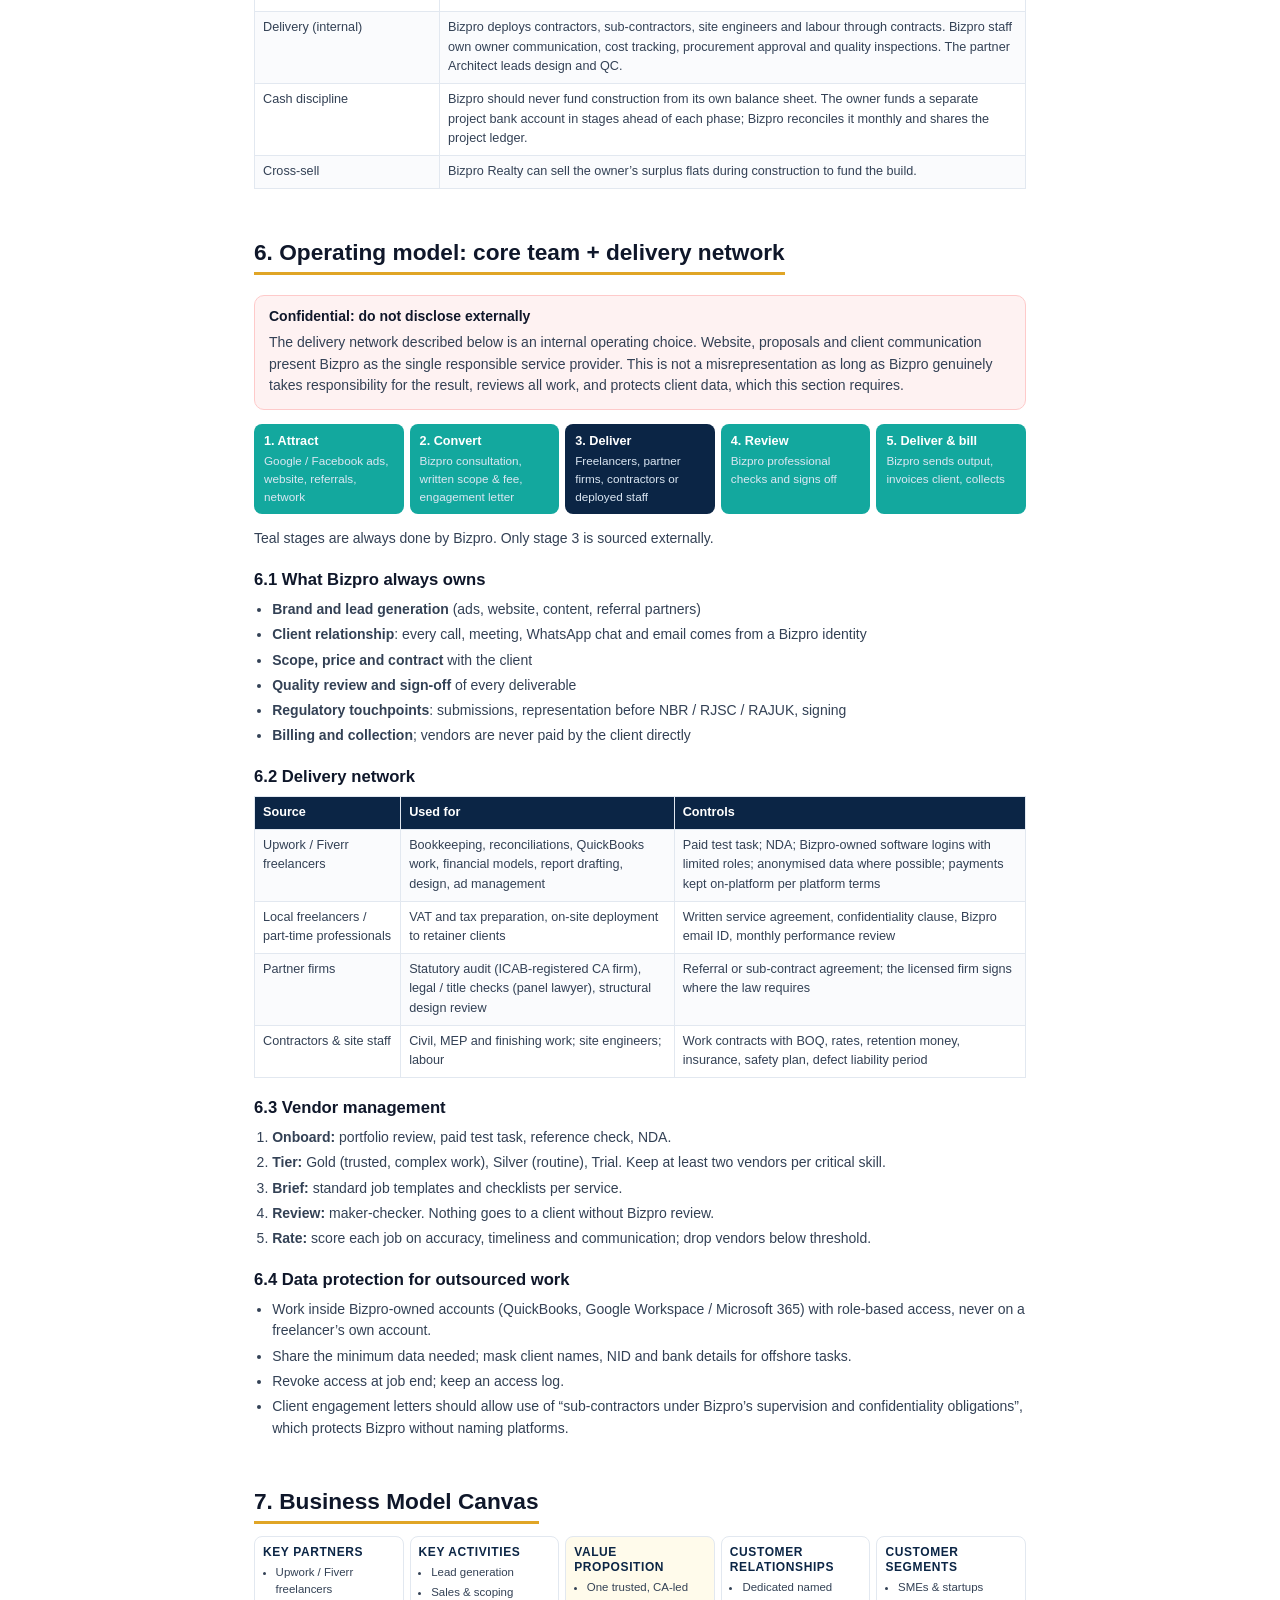
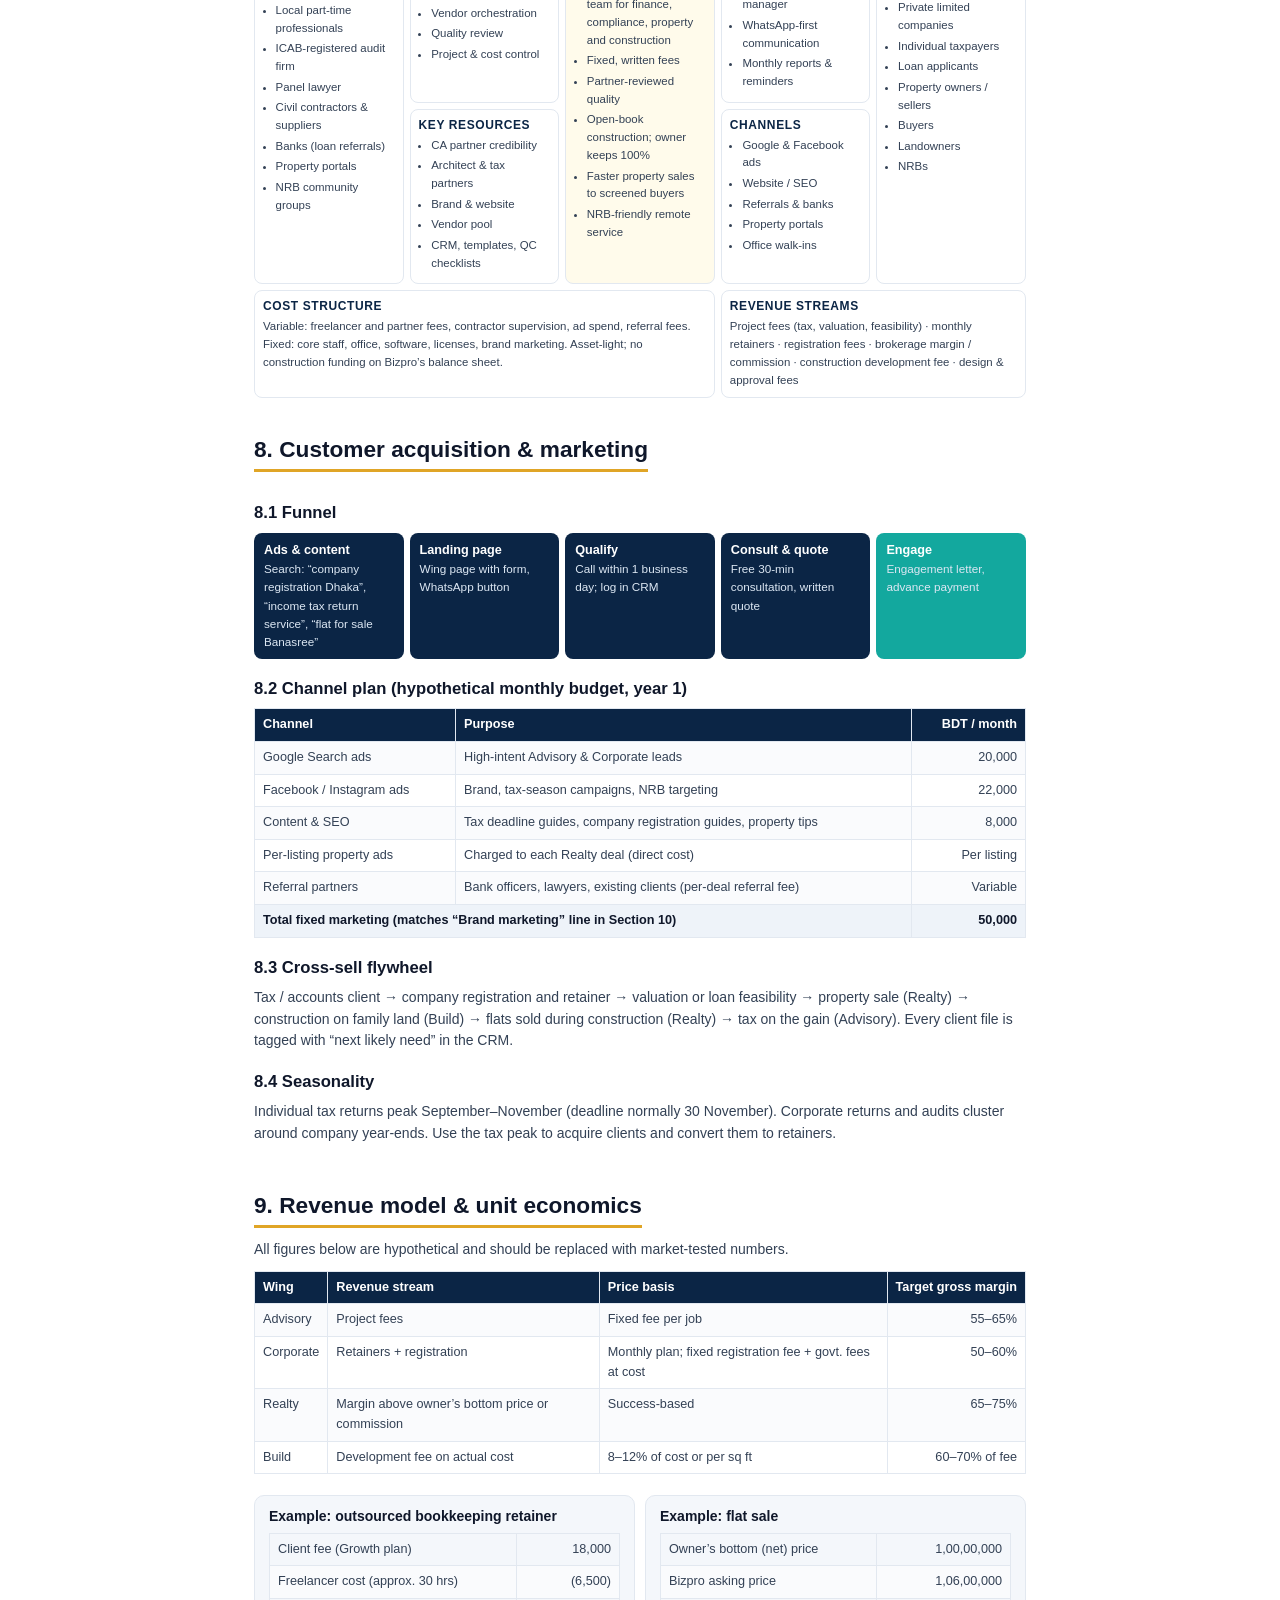
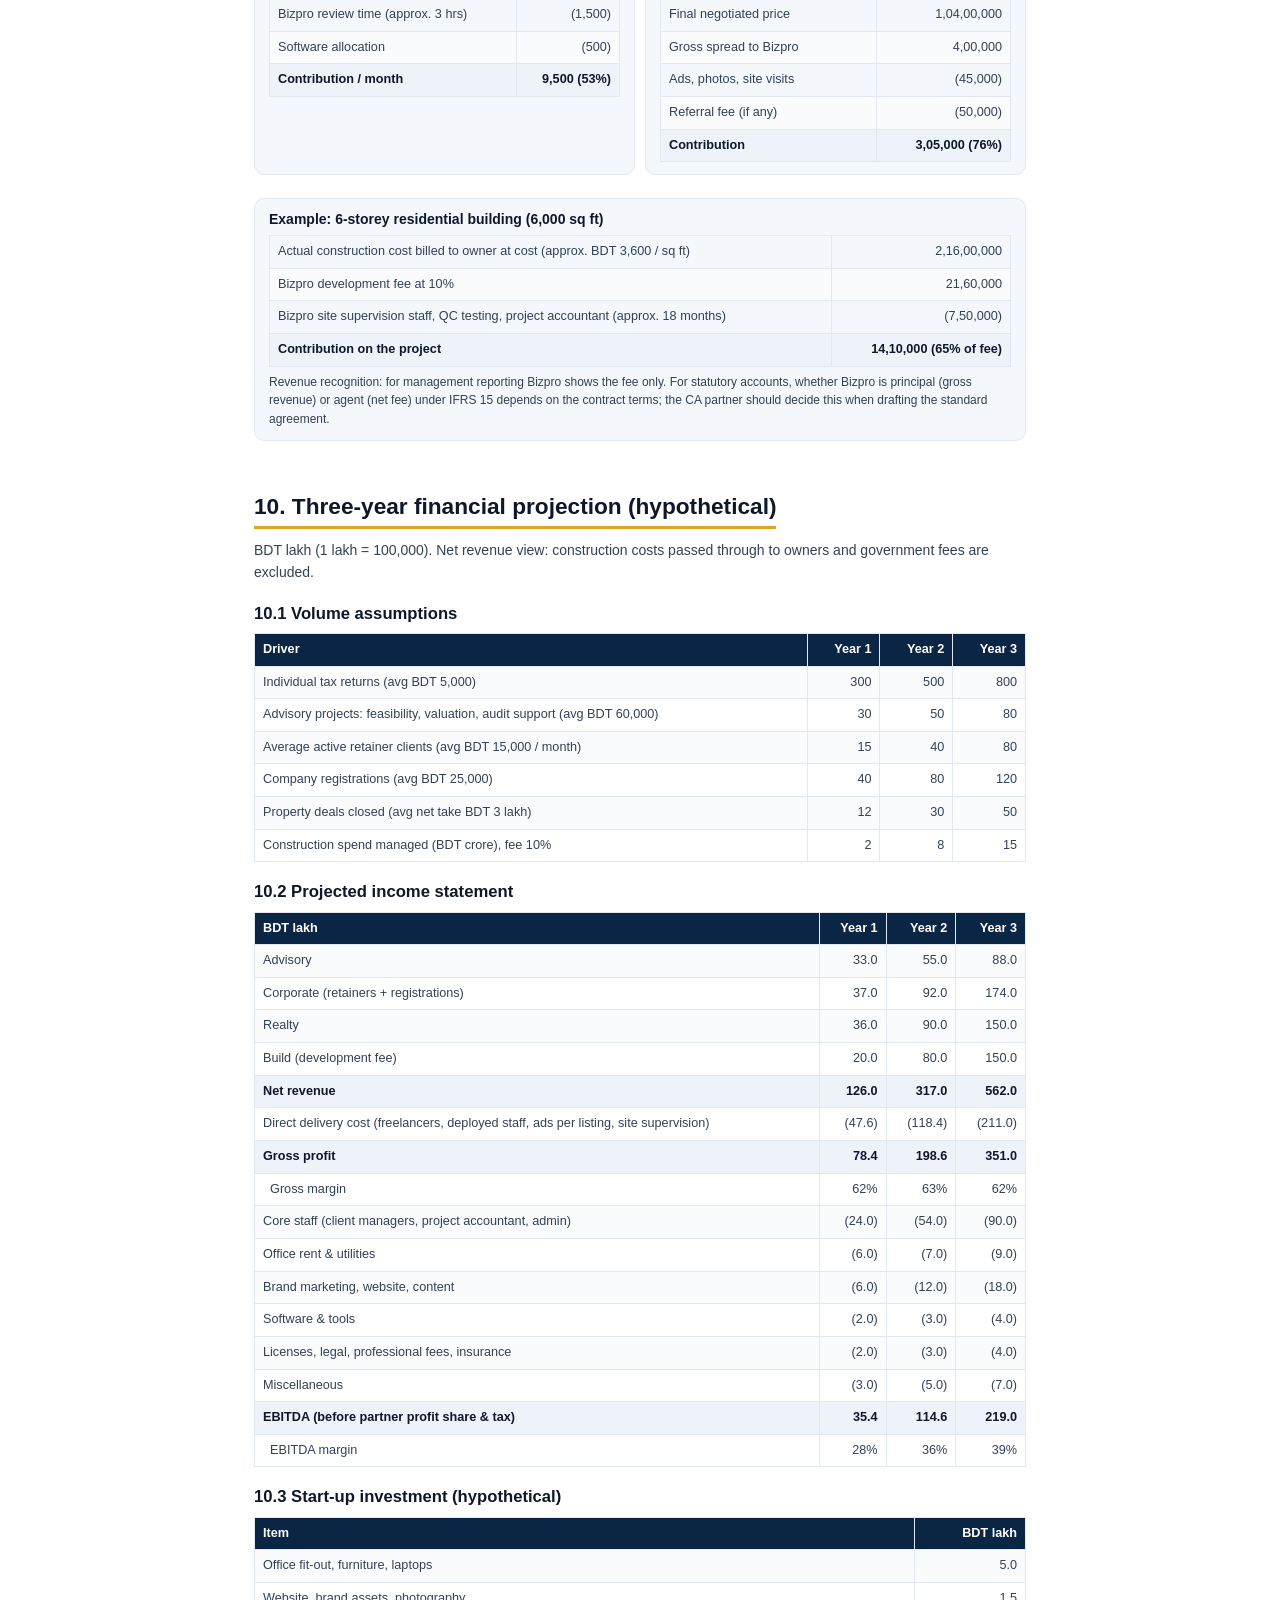
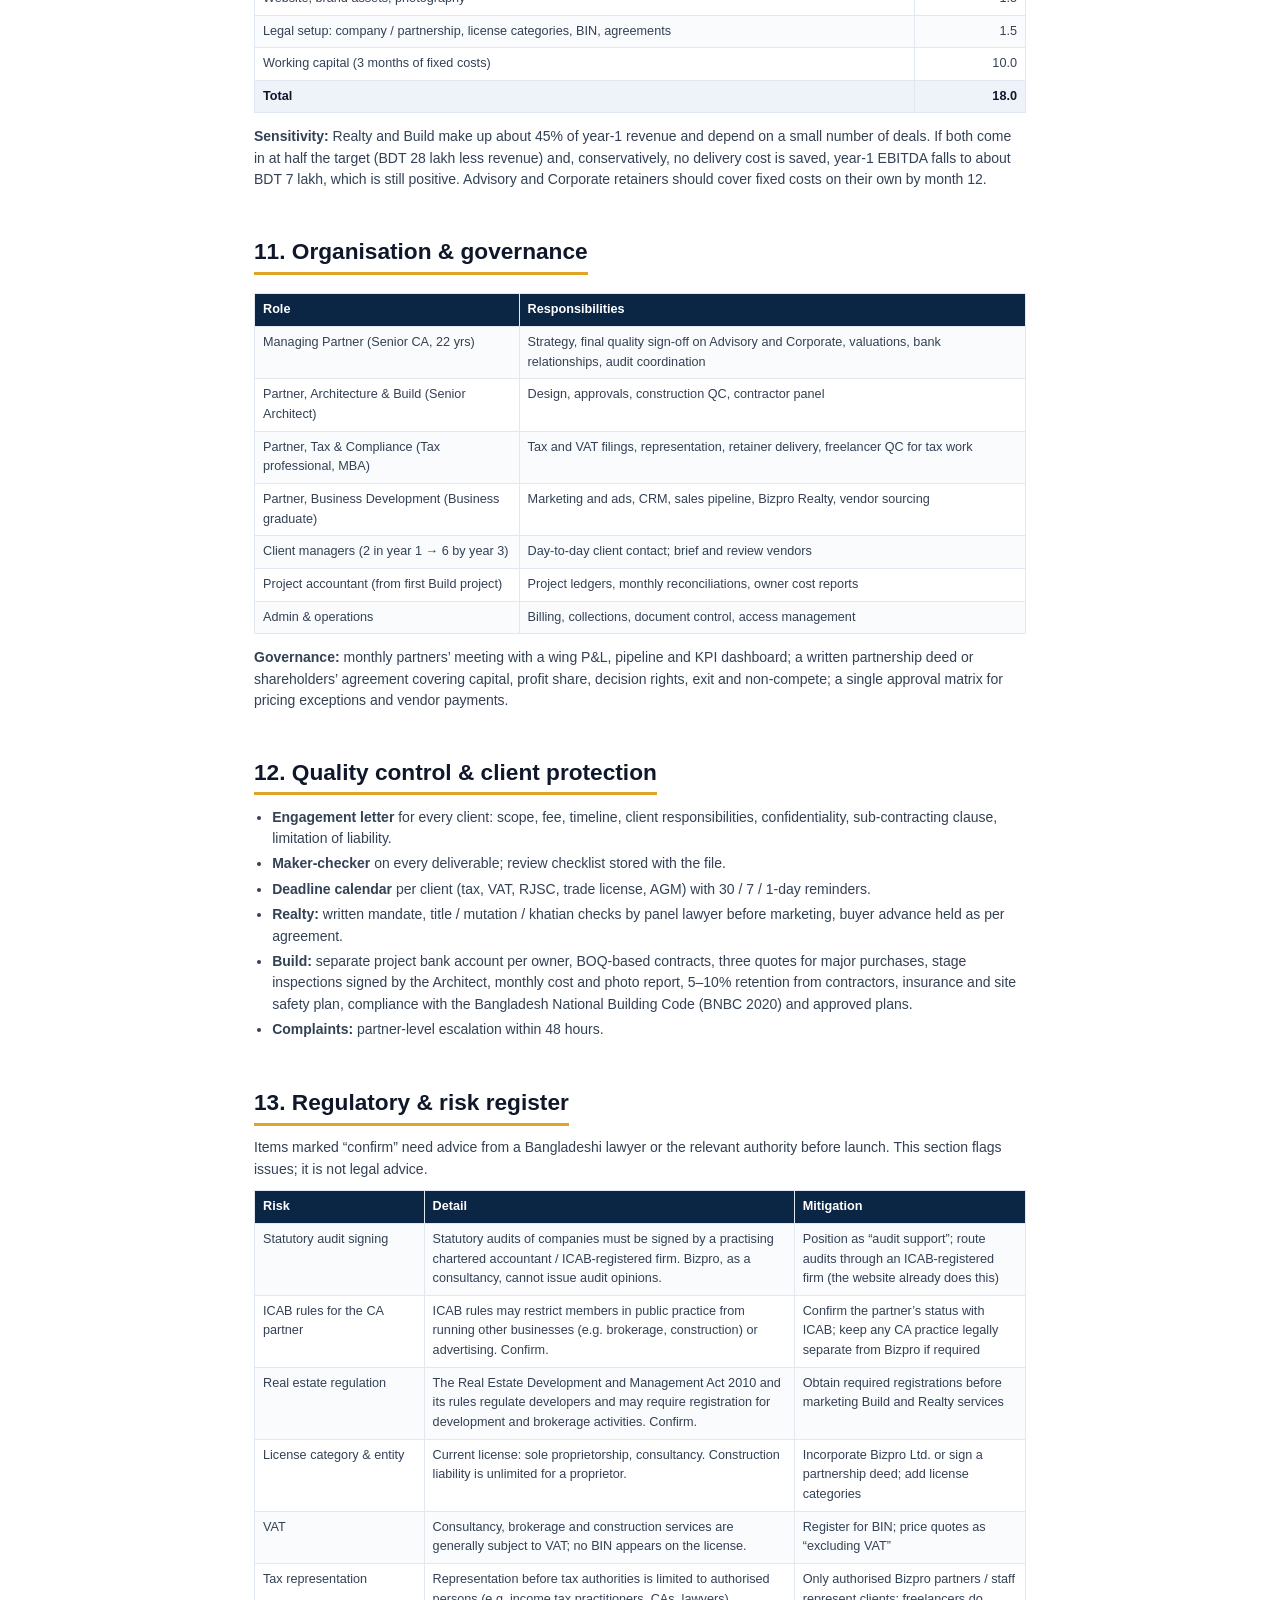
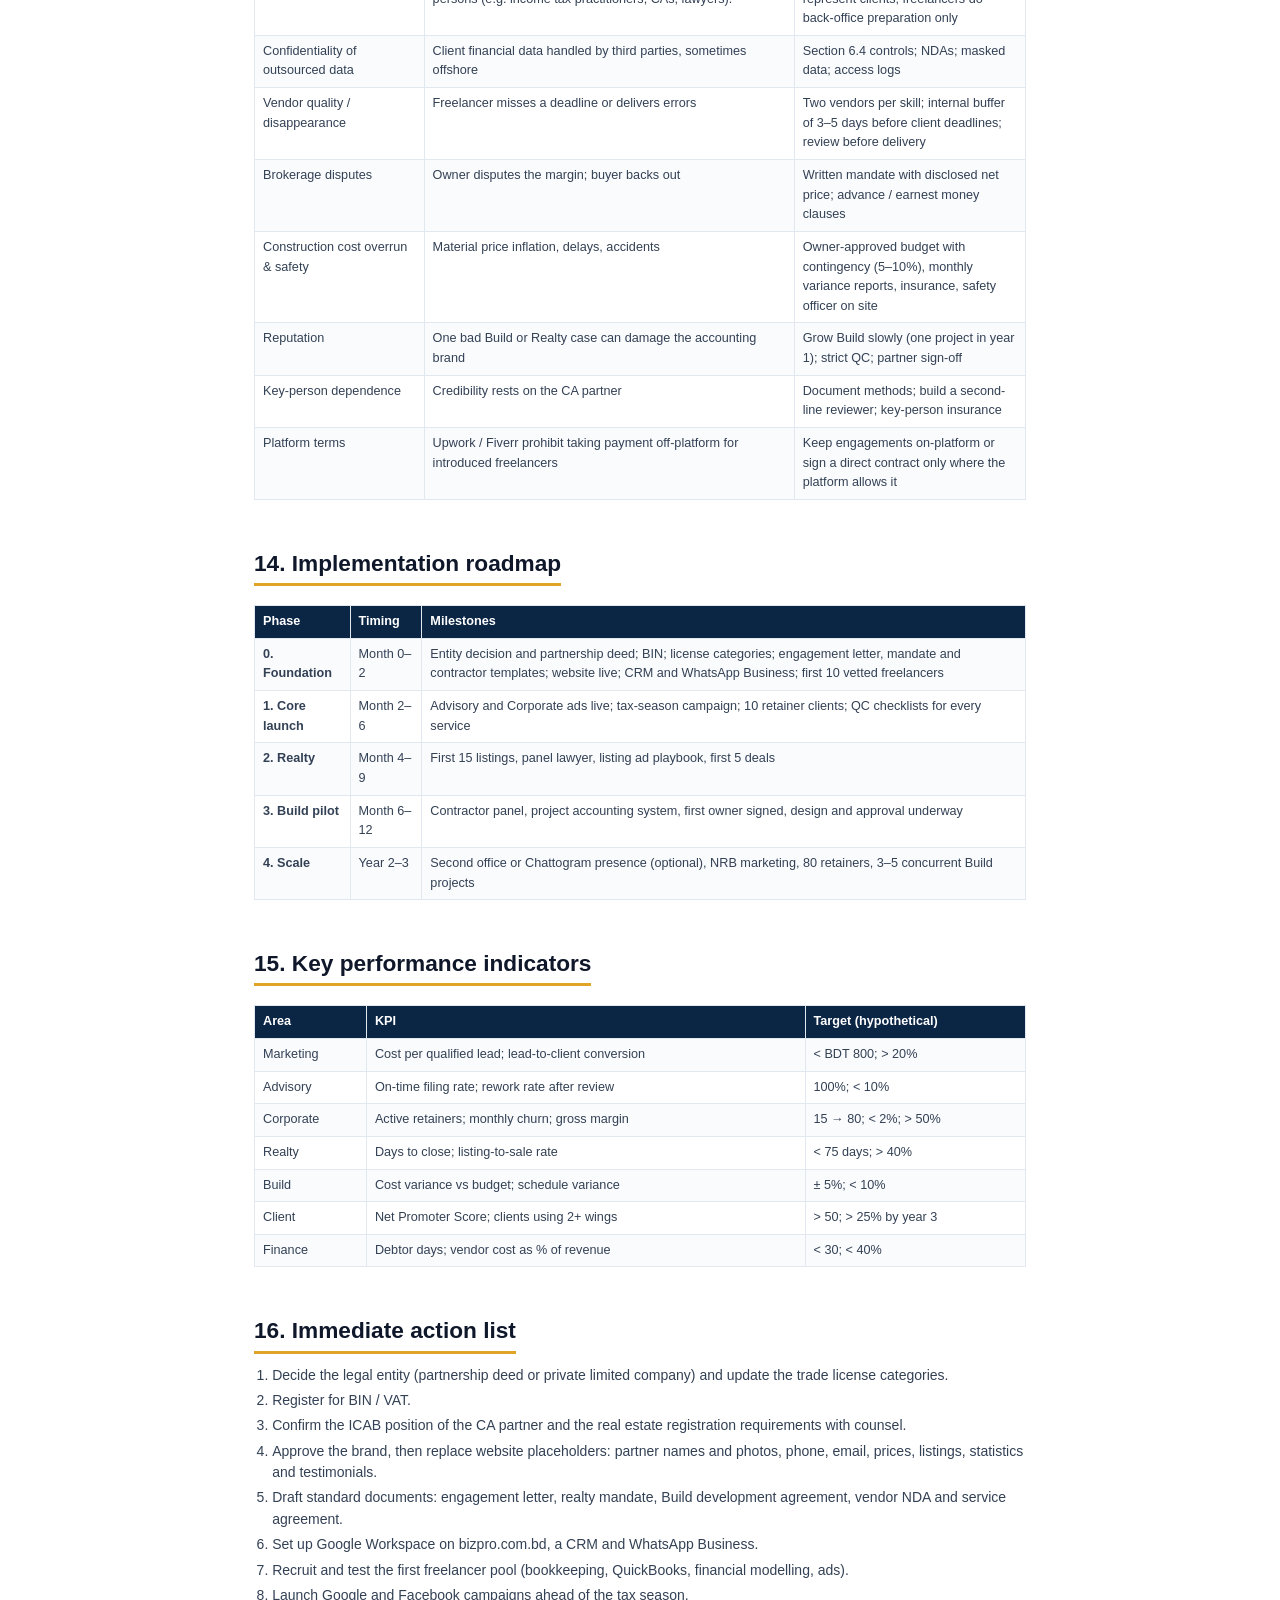
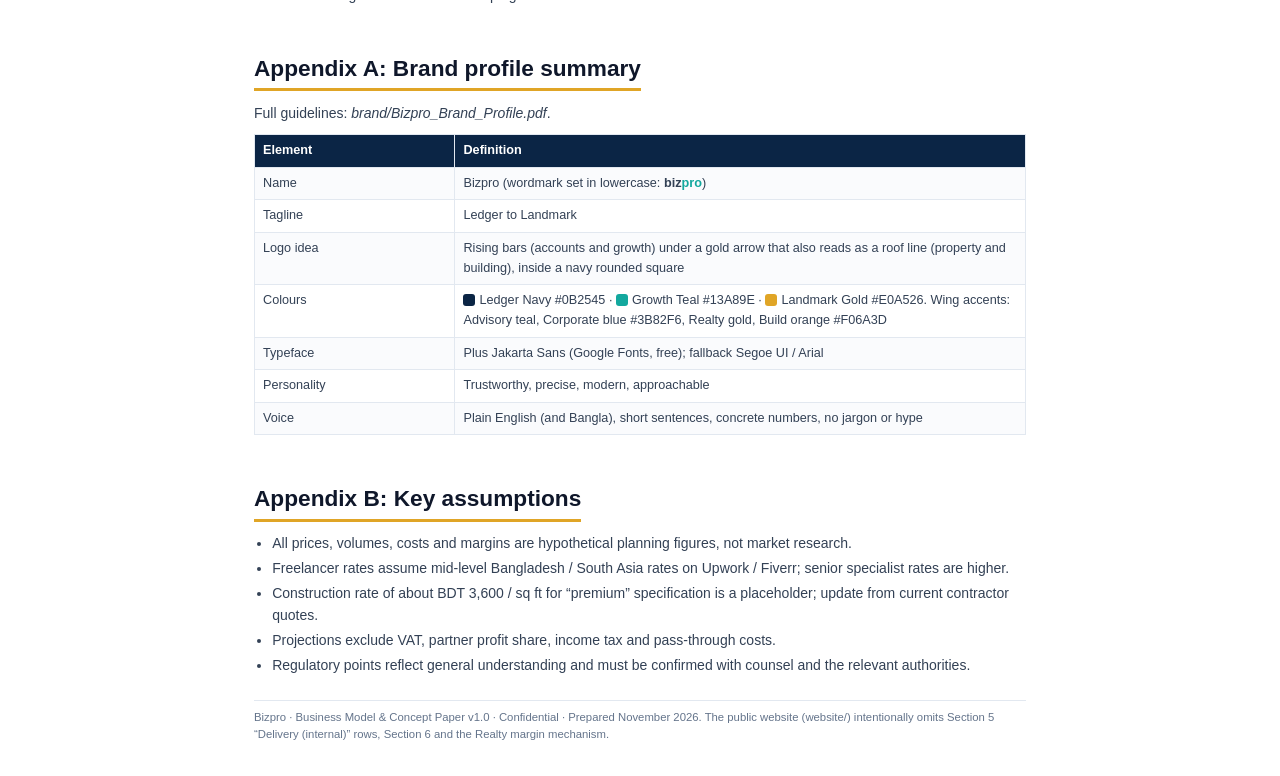
<file: business-model/Bizpro_Business_Model.html>
<!DOCTYPE html>
<html lang="en">
<head>
<meta charset="utf-8">
<title>Bizpro Business Model &amp; Concept Paper (Confidential)</title>
<meta name="robots" content="noindex, nofollow">
<style>
  @page { size: A4; margin: 18mm 16mm 18mm 16mm; }
  :root { --navy:#0B2545; --teal:#13A89E; --gold:#E0A526; --ink:#0F172A; --body:#334155; --muted:#64748B; --line:#E2E8F0; --mist:#F4F7FB;
          --adv:#13A89E; --corp:#3B82F6; --realty:#E0A526; --build:#F06A3D; }
  * { box-sizing: border-box; }
  body { font-family: "Plus Jakarta Sans","Segoe UI",Roboto,Arial,sans-serif; color: var(--body); font-size: 10.5pt; line-height: 1.55; margin: 0; }
  .wrap { max-width: 820px; margin: 0 auto; padding: 24px; }
  @media print { .wrap { padding: 0; max-width: none; } }
  h1, h2, h3, h4 { color: var(--ink); line-height: 1.25; margin: 0 0 .5em; }
  h1 { font-size: 30pt; letter-spacing: -.02em; }
  h2 { font-size: 17pt; margin-top: 1.6em; padding-bottom: 6px; border-bottom: 3px solid var(--gold); display: inline-block; }
  h3 { font-size: 12.5pt; margin-top: 1.2em; }
  h4 { font-size: 10.5pt; margin-top: 1em; }
  p { margin: 0 0 .7em; }
  ul, ol { margin: 0 0 .8em; padding-left: 1.3em; }
  li { margin-bottom: .25em; }
  table { width: 100%; border-collapse: collapse; margin: .6em 0 1em; font-size: 9.5pt; page-break-inside: avoid; }
  th, td { border: 1px solid var(--line); padding: 6px 8px; text-align: left; vertical-align: top; }
  th { background: var(--navy); color: #fff; font-weight: 700; }
  tr:nth-child(even) td { background: #FAFBFD; }
  td.n, th.n { text-align: right; white-space: nowrap; }
  tr.total td { font-weight: 800; background: #EEF3F9 !important; color: var(--ink); }
  .section { page-break-before: always; }
  .avoid { page-break-inside: avoid; }

  /* cover */
  .cover { height: 257mm; display: flex; flex-direction: column; justify-content: space-between; padding: 14mm 12mm; color: #C9D6E5; border-radius: 6px;
           background: radial-gradient(500px 300px at 90% 0%, rgba(19,168,158,.35), transparent 60%), radial-gradient(500px 300px at 0% 100%, rgba(224,165,38,.22), transparent 60%), linear-gradient(160deg,#0B2545,#071A33);
           -webkit-print-color-adjust: exact; print-color-adjust: exact; }
  .cover h1 { color: #fff; font-size: 34pt; margin-top: 30mm; }
  .cover .sub { font-size: 14pt; color: #B7C7D9; max-width: 140mm; }
  .cover .meta { font-size: 9.5pt; display: grid; grid-template-columns: auto 1fr; gap: 4px 16px; }
  .cover .meta b { color: #fff; font-weight: 600; }
  .stamp { display: inline-block; border: 2px solid #F87171; color: #FCA5A5; font-weight: 800; letter-spacing: .14em; padding: 6px 14px; font-size: 9pt; border-radius: 4px; }
  * { -webkit-print-color-adjust: exact; print-color-adjust: exact; }

  .kicker { font-size: 8.5pt; font-weight: 800; letter-spacing: .14em; text-transform: uppercase; color: var(--teal); margin-bottom: 4px; }
  .box { border: 1px solid var(--line); border-radius: 10px; padding: 12px 14px; margin: .6em 0 1em; background: var(--mist); page-break-inside: avoid; }
  .box.warn { background: #FFF7ED; border-color: #FED7AA; }
  .box.conf { background: #FEF2F2; border-color: #FECACA; }
  .box.key { background: #ECFDF5; border-color: #A7F3D0; }
  .box h4 { margin-top: 0; }
  .grid2 { display: grid; grid-template-columns: 1fr 1fr; gap: 10px; }
  .grid4 { display: grid; grid-template-columns: repeat(4, 1fr); gap: 8px; }
  .wing { border-radius: 10px; padding: 10px 12px; color: #fff; page-break-inside: avoid; }
  .wing b { display: block; font-size: 11pt; }
  .wing small { font-size: 8.5pt; opacity: .92; line-height: 1.4; display: block; margin-top: 4px; }
  .w-adv { background: var(--adv); } .w-corp { background: var(--corp); } .w-realty { background: #C18A12; } .w-build { background: var(--build); }
  .canvas { display: grid; grid-template-columns: repeat(5, 1fr); grid-template-rows: auto auto auto; gap: 6px; font-size: 8.6pt; page-break-inside: avoid; }
  .canvas div { border: 1px solid var(--line); border-radius: 8px; padding: 8px; background: #fff; }
  .canvas h4 { margin: 0 0 4px; font-size: 9pt; color: var(--navy); text-transform: uppercase; letter-spacing: .05em; }
  .canvas ul { padding-left: 1.1em; margin: 0; }
  .c-kp { grid-column: 1; grid-row: 1 / span 2; } .c-ka { grid-column: 2; grid-row: 1; } .c-kr { grid-column: 2; grid-row: 2; }
  .c-vp { grid-column: 3; grid-row: 1 / span 2; background: #FFFBEB !important; } .c-cr { grid-column: 4; grid-row: 1; } .c-ch { grid-column: 4; grid-row: 2; }
  .c-cs { grid-column: 5; grid-row: 1 / span 2; } .c-cost { grid-column: 1 / span 3; grid-row: 3; } .c-rev { grid-column: 4 / span 2; grid-row: 3; }
  .flow { display: flex; align-items: stretch; gap: 6px; margin: .6em 0 1em; page-break-inside: avoid; }
  .flow div { flex: 1; background: var(--navy); color: #DCE7F3; border-radius: 8px; padding: 8px 10px; font-size: 8.8pt; position: relative; }
  .flow div b { color: #fff; display: block; font-size: 9.5pt; }
  .flow div.hl { background: var(--teal); }
  .toc { columns: 2; font-size: 10pt; }
  .toc li { break-inside: avoid; }
  .footer-note { font-size: 8.5pt; color: var(--muted); border-top: 1px solid var(--line); margin-top: 2em; padding-top: 8px; }
  .swatch { display: inline-block; width: 12px; height: 12px; border-radius: 3px; vertical-align: -2px; margin-right: 4px; }
</style>
</head>
<body>
<div class="wrap">

<!-- ============================== COVER -->
<section class="cover">
  <div>
    <img src="../website/assets/img/logo-white.svg" alt="Bizpro" style="height:64px">
    <h1>Business Model &amp; Concept Paper</h1>
    <p class="sub">A one-stop professional services firm: accounting, compliance, property brokerage and development partnership, run by a client-facing core team with a managed delivery network.</p>
  </div>
  <div>
    <p><span class="stamp">CONFIDENTIAL &middot; INTERNAL USE ONLY</span></p>
    <p style="font-size:9.5pt;max-width:150mm">This document describes Bizpro&rsquo;s internal operating and delivery model. It must not be published on the website or shared with clients, freelancers or contractors.</p>
    <div class="meta">
      <span>Version</span><b>1.0 &middot; November 2026</b>
      <span>Prepared for</span><b>Bizpro partners</b>
      <span>Trade license</span><b>TRAD/DSCC/016723/2023 (DSCC), valid to 30 June 2027</b>
      <span>Domain</span><b>www.bizpro.com.bd</b>
      <span>Figures</span><b>All financial figures are hypothetical planning assumptions</b>
    </div>
  </div>
</section>

<!-- ============================== CONTENTS + EXEC SUMMARY -->
<section class="section">
  <div class="kicker">Contents</div>
  <ol class="toc">
    <li>Executive summary</li>
    <li>Company profile &amp; legal status</li>
    <li>The problem and the opportunity</li>
    <li>Value proposition</li>
    <li>The four business wings</li>
    <li>Operating model: core team + delivery network</li>
    <li>Business Model Canvas</li>
    <li>Customer acquisition &amp; marketing</li>
    <li>Revenue model &amp; unit economics</li>
    <li>Three-year financial projection</li>
    <li>Organisation &amp; governance</li>
    <li>Quality control &amp; client protection</li>
    <li>Regulatory &amp; risk register</li>
    <li>Implementation roadmap</li>
    <li>Key performance indicators</li>
    <li>Immediate action list</li>
    <li>Appendix A: Brand profile summary</li>
    <li>Appendix B: Assumptions</li>
  </ol>

  <h2>1. Executive summary</h2>
  <p><strong>Bizpro is an accounting firm at its core, diversified into the services its clients need next.</strong> Clients who trust Bizpro with their tax and accounts also need company registration, ongoing compliance, help selling property, and someone to manage construction on their land. Bizpro offers all four under one brand and one relationship.</p>
  <div class="grid4">
    <div class="wing w-adv"><b>Bizpro Advisory</b><small>Accounting, QuickBooks, tax, audit support, valuation, feasibility studies</small></div>
    <div class="wing w-corp"><b>Bizpro Corporate</b><small>RJSC registration, licenses, VAT, tax, corporate accounting &amp; secretarial on monthly retainer</small></div>
    <div class="wing w-realty"><b>Bizpro Realty</b><small>Brokerage between property owners and buyers, lead generation through digital ads</small></div>
    <div class="wing w-build"><b>Bizpro Build</b><small>Development partner: builds on the owner&rsquo;s land at actual cost plus a fee</small></div>
  </div>
  <div class="box key">
    <h4>The model in one sentence</h4>
    <p style="margin:0">Bizpro <strong>owns the client</strong> (brand, lead generation, sales, relationship, quality sign-off and billing) and <strong>orchestrates delivery</strong> through a flexible network of vetted freelancers, partner firms, contractors and deployed staff, keeping a margin between what the client pays and what delivery costs.</p>
  </div>
  <p><strong>Why it can win:</strong></p>
  <ul>
    <li><strong>Credibility:</strong> led by a senior Chartered Accountant with 22 years of practice, with a senior Architect, an MBA income tax professional and a business graduate as partners.</li>
    <li><strong>Asset-light:</strong> most delivery cost is variable, so the firm can scale with demand without carrying a large payroll.</li>
    <li><strong>Cross-sell flywheel:</strong> each wing feeds the others. A tax client becomes a retainer client, a property seller, or a landowner who builds.</li>
    <li><strong>Trust gap in the market:</strong> landowners distrust developers and SMEs struggle to find reliable accountants. A CA-led, open-book brand addresses both.</li>
  </ul>
  <p><strong>Hypothetical targets:</strong> net revenue of about BDT 1.26 crore in year 1, rising to about BDT 5.6 crore by year 3, with EBITDA margin growing from roughly 28% to 39% (before partner profit share and tax). See Section 10.</p>
</section>

<!-- ============================== PROFILE -->
<section class="section">
  <h2>2. Company profile &amp; legal status</h2>
  <table>
    <tr><th style="width:34%">Item</th><th>Details</th></tr>
    <tr><td>Trading name</td><td>Bizpro (বিজপ্রো)</td></tr>
    <tr><td>Trade license</td><td>TRAD/DSCC/016723/2023, Dhaka South City Corporation, renewed for FY 2026&ndash;27, valid until 30 June 2027</td></tr>
    <tr><td>Nature / type on license</td><td>Sole proprietorship (একক) &middot; Business type: Consultancy (পরামর্শদাতা)</td></tr>
    <tr><td>Business start date</td><td>18 October 2023</td></tr>
    <tr><td>Registered address</td><td>House 21, Road 13, Block L, Flat 2/A, South Banasree, Rampura, Dhaka-1219</td></tr>
    <tr><td>BIN (VAT)</td><td>Not shown on the license. To be obtained (see Section 16)</td></tr>
    <tr><td>Web domain</td><td>www.bizpro.com.bd</td></tr>
    <tr><td>Leadership</td><td>Senior Chartered Accountant (22 years) as managing partner; partners: senior Architect, income tax professional (MBA), experienced business graduate</td></tr>
  </table>
  <div class="box warn">
    <h4>Structure gap to resolve</h4>
    <p style="margin:0">The license is a <strong>sole proprietorship</strong> with a <strong>consultancy</strong> classification, while the business is described as a partnership running brokerage and construction. Before scaling, the partners should (a) sign a partnership deed or incorporate a private limited company, and (b) add the correct trade license categories (or separate licenses) for real estate brokerage and construction / development. Construction carries liability that should sit inside a limited-liability entity. See Section 13.</p>
  </div>

  <h2>3. The problem and the opportunity</h2>
  <div class="grid2">
    <div class="box"><h4>For SMEs and individuals</h4><ul style="margin:0">
      <li>Books kept late or in spreadsheets; returns filed at the last minute.</li>
      <li>Several separate vendors for registration, VAT, tax and secretarial work, and none of them owns the outcome.</li>
      <li>Bank loan applications rejected for weak projections and feasibility reports.</li>
      <li>Full-time qualified accountants are expensive for small firms.</li></ul></div>
    <div class="box"><h4>For property owners</h4><ul style="margin:0">
      <li>Selling a flat or land is slow, informal and full of time-wasting enquiries.</li>
      <li>Owners living abroad (NRBs) cannot manage a sale or a construction project themselves.</li>
      <li>Traditional land-share deals give the developer a large share of flats and hide the true cost.</li>
      <li>Little trust in brokers and developers on price and quality.</li></ul></div>
  </div>
  <p><strong>Opportunity:</strong> a single trusted brand, led by a Chartered Accountant, that applies audit-style discipline (documentation, reconciliation, written fees) to every service, including property and construction.</p>

  <h2>4. Value proposition</h2>
  <table>
    <tr><th>Customer</th><th>What they get</th><th>Why Bizpro</th></tr>
    <tr><td>SME owner</td><td>Compliance and accounts handled for a fixed monthly fee, with one named contact</td><td>Partner-reviewed, deadline-tracked, cheaper than in-house staff</td></tr>
    <tr><td>Individual taxpayer / NRB</td><td>Accurate return, wealth statement and tax advice</td><td>Senior tax professional, digital process, reminders</td></tr>
    <tr><td>Borrower</td><td>Bank-ready feasibility, projections and valuation</td><td>CA credibility; banks know the format</td></tr>
    <tr><td>Property seller</td><td>Faster sale to screened buyers with documents checked</td><td>Digital lead engine, finance-grade paperwork, NRB-friendly</td></tr>
    <tr><td>Landowner</td><td>Building built on own land, open-book, owner keeps 100%</td><td>Architect-led QC, accountant-audited project ledger</td></tr>
  </table>
</section>

<!-- ============================== WINGS -->
<section class="section">
  <h2>5. The four business wings</h2>

  <h3 style="color:var(--adv)">5.1 Bizpro Advisory: accounting, tax &amp; assurance</h3>
  <table>
    <tr><th style="width:24%">Element</th><th>Description</th></tr>
    <tr><td>Services</td><td>Bookkeeping and accounting; QuickBooks setup, migration and support; income tax filing and planning; audit preparation, internal audit and audit coordination; business and asset valuation; project profiles, feasibility studies and CMA data for bank loans</td></tr>
    <tr><td>Customers</td><td>SMEs, startups, private limited companies, salaried and business individuals, NRBs, loan applicants</td></tr>
    <tr><td>Pricing (hypothetical)</td><td>Individual return BDT 3,000&ndash;10,000; feasibility study BDT 40,000&ndash;1,50,000; valuation BDT 30,000+ by asset size; bookkeeping retainer from BDT 6,000/month</td></tr>
    <tr><td>Delivery (internal)</td><td>Bizpro handles intake and client communication. Preparation work (data entry, reconciliations, draft financial models, report drafting, QuickBooks clean-up) is outsourced to vetted freelancers on Upwork / Fiverr or to partner firms. A Bizpro professional reviews and finalises every deliverable before it goes to the client.</td></tr>
    <tr><td>Kept in-house</td><td>Client meetings, tax authority representation, signing / submission, final review, any statutory audit opinion (through an ICAB-registered firm)</td></tr>
  </table>

  <h3 style="color:var(--corp)">5.2 Bizpro Corporate: one-stop setup &amp; compliance</h3>
  <table>
    <tr><th style="width:24%">Element</th><th>Description</th></tr>
    <tr><td>Services</td><td>RJSC registration (private limited, OPC, partnership, society); trade license, e-TIN, BIN, IRC / ERC; monthly VAT returns; withholding and corporate tax; corporate accounting and payroll; company secretarial from inception to dissolution (registers, minutes, AGM, annual returns, share transfers, winding up)</td></tr>
    <tr><td>Revenue model</td><td>Monthly retainer (Starter BDT 8,000, Growth BDT 18,000, Enterprise custom, all hypothetical) plus one-off registration fees. Government fees are passed through at cost.</td></tr>
    <tr><td>Delivery (internal)</td><td>A dedicated &ldquo;expert&rdquo; is assigned to each client. Depending on volume this is a Bizpro employee, a part-time deployed professional, or a remote freelancer working under a Bizpro email identity and Bizpro-controlled software access. The client sees one Bizpro contact and one monthly invoice.</td></tr>
    <tr><td>Why retainers matter</td><td>Recurring revenue gives predictable cash flow and is the main source of cross-sell into the other wings.</td></tr>
  </table>

  <h3 style="color:#B7831A">5.3 Bizpro Realty: property brokerage</h3>
  <table>
    <tr><th style="width:24%">Element</th><th>Description</th></tr>
    <tr><td>Role</td><td>Intermediary between owners / sellers of flats, land and commercial property and prospective buyers</td></tr>
    <tr><td>Lead generation</td><td>Google Search and Facebook / Instagram ads per listing; property portals; WhatsApp broadcast; network channels (banks, NRB groups, existing clients); direct marketing</td></tr>
    <tr><td>Pricing mechanism (internal)</td><td>The owner states a bottom price (the net amount they accept). Bizpro adds its margin to set the asking price and markets at that price. Bizpro&rsquo;s earning is the difference between the final sale price and the owner&rsquo;s bottom price, or an agreed commission, whichever the mandate specifies.</td></tr>
    <tr><td>Delivery</td><td>In-house property advisors handle owners and buyers. Photography, ad management and site-visit support can be outsourced. Legal document checks through a panel lawyer.</td></tr>
  </table>
  <div class="box warn"><h4>Make the margin structure defensible</h4><p style="margin:0">The bottom-price model is workable only if the owner agrees to it <strong>in a written mandate</strong> that states the owner&rsquo;s net price and that Bizpro keeps the amount above it as its fee. Without that, the owner may later claim a hidden mark-up, which is a reputational and legal risk for a CA-led brand. Recommended: an exclusive mandate for 60&ndash;90 days with either (a) a disclosed net-price clause, or (b) a fixed commission (for example 1.5&ndash;3% of sale value, hypothetical) plus a performance bonus above a target price.</p></div>

  <h3 style="color:var(--build)">5.4 Bizpro Build: development partner</h3>
  <table>
    <tr><th style="width:24%">Element</th><th>Description</th></tr>
    <tr><td>Role</td><td>Builds residential, commercial or mixed-use buildings on behalf of the landowner, who keeps ownership of the whole building</td></tr>
    <tr><td>Revenue model</td><td>Cost-plus: actual expenses billed as-is with receipts, plus a Bizpro construction / development fee (hypothetical 8&ndash;12% of cost, or a fixed fee per sq ft). Design and approval services billed separately or bundled.</td></tr>
    <tr><td>Delivery (internal)</td><td>Bizpro deploys contractors, sub-contractors, site engineers and labour through contracts. Bizpro staff own owner communication, cost tracking, procurement approval and quality inspections. The partner Architect leads design and QC.</td></tr>
    <tr><td>Cash discipline</td><td>Bizpro should never fund construction from its own balance sheet. The owner funds a separate project bank account in stages ahead of each phase; Bizpro reconciles it monthly and shares the project ledger.</td></tr>
    <tr><td>Cross-sell</td><td>Bizpro Realty can sell the owner&rsquo;s surplus flats during construction to fund the build.</td></tr>
  </table>
</section>

<!-- ============================== OPERATING MODEL -->
<section class="section">
  <h2>6. Operating model: core team + delivery network</h2>
  <div class="box conf"><h4>Confidential: do not disclose externally</h4><p style="margin:0">The delivery network described below is an internal operating choice. Website, proposals and client communication present Bizpro as the single responsible service provider. This is not a misrepresentation as long as Bizpro genuinely takes responsibility for the result, reviews all work, and protects client data, which this section requires.</p></div>
  <div class="flow">
    <div class="hl"><b>1. Attract</b>Google / Facebook ads, website, referrals, network</div>
    <div class="hl"><b>2. Convert</b>Bizpro consultation, written scope &amp; fee, engagement letter</div>
    <div><b>3. Deliver</b>Freelancers, partner firms, contractors or deployed staff</div>
    <div class="hl"><b>4. Review</b>Bizpro professional checks and signs off</div>
    <div class="hl"><b>5. Deliver &amp; bill</b>Bizpro sends output, invoices client, collects</div>
  </div>
  <p>Teal stages are always done by Bizpro. Only stage 3 is sourced externally.</p>

  <h3>6.1 What Bizpro always owns</h3>
  <ul>
    <li><strong>Brand and lead generation</strong> (ads, website, content, referral partners)</li>
    <li><strong>Client relationship</strong>: every call, meeting, WhatsApp chat and email comes from a Bizpro identity</li>
    <li><strong>Scope, price and contract</strong> with the client</li>
    <li><strong>Quality review and sign-off</strong> of every deliverable</li>
    <li><strong>Regulatory touchpoints</strong>: submissions, representation before NBR / RJSC / RAJUK, signing</li>
    <li><strong>Billing and collection</strong>; vendors are never paid by the client directly</li>
  </ul>

  <h3>6.2 Delivery network</h3>
  <table>
    <tr><th>Source</th><th>Used for</th><th>Controls</th></tr>
    <tr><td>Upwork / Fiverr freelancers</td><td>Bookkeeping, reconciliations, QuickBooks work, financial models, report drafting, design, ad management</td><td>Paid test task; NDA; Bizpro-owned software logins with limited roles; anonymised data where possible; payments kept on-platform per platform terms</td></tr>
    <tr><td>Local freelancers / part-time professionals</td><td>VAT and tax preparation, on-site deployment to retainer clients</td><td>Written service agreement, confidentiality clause, Bizpro email ID, monthly performance review</td></tr>
    <tr><td>Partner firms</td><td>Statutory audit (ICAB-registered CA firm), legal / title checks (panel lawyer), structural design review</td><td>Referral or sub-contract agreement; the licensed firm signs where the law requires</td></tr>
    <tr><td>Contractors &amp; site staff</td><td>Civil, MEP and finishing work; site engineers; labour</td><td>Work contracts with BOQ, rates, retention money, insurance, safety plan, defect liability period</td></tr>
  </table>

  <h3>6.3 Vendor management</h3>
  <ol>
    <li><strong>Onboard:</strong> portfolio review, paid test task, reference check, NDA.</li>
    <li><strong>Tier:</strong> Gold (trusted, complex work), Silver (routine), Trial. Keep at least two vendors per critical skill.</li>
    <li><strong>Brief:</strong> standard job templates and checklists per service.</li>
    <li><strong>Review:</strong> maker-checker. Nothing goes to a client without Bizpro review.</li>
    <li><strong>Rate:</strong> score each job on accuracy, timeliness and communication; drop vendors below threshold.</li>
  </ol>

  <h3>6.4 Data protection for outsourced work</h3>
  <ul>
    <li>Work inside Bizpro-owned accounts (QuickBooks, Google Workspace / Microsoft 365) with role-based access, never on a freelancer&rsquo;s own account.</li>
    <li>Share the minimum data needed; mask client names, NID and bank details for offshore tasks.</li>
    <li>Revoke access at job end; keep an access log.</li>
    <li>Client engagement letters should allow use of &ldquo;sub-contractors under Bizpro&rsquo;s supervision and confidentiality obligations&rdquo;, which protects Bizpro without naming platforms.</li>
  </ul>
</section>

<!-- ============================== CANVAS -->
<section class="section">
  <h2>7. Business Model Canvas</h2>
  <div class="canvas">
    <div class="c-kp"><h4>Key partners</h4><ul><li>Upwork / Fiverr freelancers</li><li>Local part-time professionals</li><li>ICAB-registered audit firm</li><li>Panel lawyer</li><li>Civil contractors &amp; suppliers</li><li>Banks (loan referrals)</li><li>Property portals</li><li>NRB community groups</li></ul></div>
    <div class="c-ka"><h4>Key activities</h4><ul><li>Lead generation</li><li>Sales &amp; scoping</li><li>Vendor orchestration</li><li>Quality review</li><li>Project &amp; cost control</li></ul></div>
    <div class="c-kr"><h4>Key resources</h4><ul><li>CA partner credibility</li><li>Architect &amp; tax partners</li><li>Brand &amp; website</li><li>Vendor pool</li><li>CRM, templates, QC checklists</li></ul></div>
    <div class="c-vp"><h4>Value proposition</h4><ul><li>One trusted, CA-led team for finance, compliance, property and construction</li><li>Fixed, written fees</li><li>Partner-reviewed quality</li><li>Open-book construction; owner keeps 100%</li><li>Faster property sales to screened buyers</li><li>NRB-friendly remote service</li></ul></div>
    <div class="c-cr"><h4>Customer relationships</h4><ul><li>Dedicated named manager</li><li>WhatsApp-first communication</li><li>Monthly reports &amp; reminders</li></ul></div>
    <div class="c-ch"><h4>Channels</h4><ul><li>Google &amp; Facebook ads</li><li>Website / SEO</li><li>Referrals &amp; banks</li><li>Property portals</li><li>Office walk-ins</li></ul></div>
    <div class="c-cs"><h4>Customer segments</h4><ul><li>SMEs &amp; startups</li><li>Private limited companies</li><li>Individual taxpayers</li><li>Loan applicants</li><li>Property owners / sellers</li><li>Buyers</li><li>Landowners</li><li>NRBs</li></ul></div>
    <div class="c-cost"><h4>Cost structure</h4>Variable: freelancer and partner fees, contractor supervision, ad spend, referral fees. Fixed: core staff, office, software, licenses, brand marketing. Asset-light; no construction funding on Bizpro&rsquo;s balance sheet.</div>
    <div class="c-rev"><h4>Revenue streams</h4>Project fees (tax, valuation, feasibility) &middot; monthly retainers &middot; registration fees &middot; brokerage margin / commission &middot; construction development fee &middot; design &amp; approval fees</div>
  </div>

  <h2>8. Customer acquisition &amp; marketing</h2>
  <h3>8.1 Funnel</h3>
  <div class="flow">
    <div><b>Ads &amp; content</b>Search: &ldquo;company registration Dhaka&rdquo;, &ldquo;income tax return service&rdquo;, &ldquo;flat for sale Banasree&rdquo;</div>
    <div><b>Landing page</b>Wing page with form, WhatsApp button</div>
    <div><b>Qualify</b>Call within 1 business day; log in CRM</div>
    <div><b>Consult &amp; quote</b>Free 30-min consultation, written quote</div>
    <div class="hl"><b>Engage</b>Engagement letter, advance payment</div>
  </div>
  <h3>8.2 Channel plan (hypothetical monthly budget, year 1)</h3>
  <table>
    <tr><th>Channel</th><th>Purpose</th><th class="n">BDT / month</th></tr>
    <tr><td>Google Search ads</td><td>High-intent Advisory &amp; Corporate leads</td><td class="n">20,000</td></tr>
    <tr><td>Facebook / Instagram ads</td><td>Brand, tax-season campaigns, NRB targeting</td><td class="n">22,000</td></tr>
    <tr><td>Content &amp; SEO</td><td>Tax deadline guides, company registration guides, property tips</td><td class="n">8,000</td></tr>
    <tr><td>Per-listing property ads</td><td>Charged to each Realty deal (direct cost)</td><td class="n">Per listing</td></tr>
    <tr><td>Referral partners</td><td>Bank officers, lawyers, existing clients (per-deal referral fee)</td><td class="n">Variable</td></tr>
    <tr class="total"><td colspan="2">Total fixed marketing (matches &ldquo;Brand marketing&rdquo; line in Section 10)</td><td class="n">50,000</td></tr>
  </table>
  <h3>8.3 Cross-sell flywheel</h3>
  <p>Tax / accounts client &rarr; company registration and retainer &rarr; valuation or loan feasibility &rarr; property sale (Realty) &rarr; construction on family land (Build) &rarr; flats sold during construction (Realty) &rarr; tax on the gain (Advisory). Every client file is tagged with &ldquo;next likely need&rdquo; in the CRM.</p>
  <h3>8.4 Seasonality</h3>
  <p>Individual tax returns peak September&ndash;November (deadline normally 30 November). Corporate returns and audits cluster around company year-ends. Use the tax peak to acquire clients and convert them to retainers.</p>
</section>

<!-- ============================== REVENUE & UNIT ECONOMICS -->
<section class="section">
  <h2>9. Revenue model &amp; unit economics</h2>
  <p>All figures below are hypothetical and should be replaced with market-tested numbers.</p>
  <table>
    <tr><th>Wing</th><th>Revenue stream</th><th>Price basis</th><th class="n">Target gross margin</th></tr>
    <tr><td>Advisory</td><td>Project fees</td><td>Fixed fee per job</td><td class="n">55&ndash;65%</td></tr>
    <tr><td>Corporate</td><td>Retainers + registration</td><td>Monthly plan; fixed registration fee + govt. fees at cost</td><td class="n">50&ndash;60%</td></tr>
    <tr><td>Realty</td><td>Margin above owner&rsquo;s bottom price or commission</td><td>Success-based</td><td class="n">65&ndash;75%</td></tr>
    <tr><td>Build</td><td>Development fee on actual cost</td><td>8&ndash;12% of cost or per sq ft</td><td class="n">60&ndash;70% of fee</td></tr>
  </table>

  <div class="grid2">
    <div class="box avoid"><h4>Example: outsourced bookkeeping retainer</h4>
      <table style="margin:0">
        <tr><td>Client fee (Growth plan)</td><td class="n">18,000</td></tr>
        <tr><td>Freelancer cost (approx. 30 hrs)</td><td class="n">(6,500)</td></tr>
        <tr><td>Bizpro review time (approx. 3 hrs)</td><td class="n">(1,500)</td></tr>
        <tr><td>Software allocation</td><td class="n">(500)</td></tr>
        <tr class="total"><td>Contribution / month</td><td class="n">9,500 (53%)</td></tr>
      </table></div>
    <div class="box avoid"><h4>Example: flat sale</h4>
      <table style="margin:0">
        <tr><td>Owner&rsquo;s bottom (net) price</td><td class="n">1,00,00,000</td></tr>
        <tr><td>Bizpro asking price</td><td class="n">1,06,00,000</td></tr>
        <tr><td>Final negotiated price</td><td class="n">1,04,00,000</td></tr>
        <tr><td>Gross spread to Bizpro</td><td class="n">4,00,000</td></tr>
        <tr><td>Ads, photos, site visits</td><td class="n">(45,000)</td></tr>
        <tr><td>Referral fee (if any)</td><td class="n">(50,000)</td></tr>
        <tr class="total"><td>Contribution</td><td class="n">3,05,000 (76%)</td></tr>
      </table></div>
  </div>
  <div class="box avoid"><h4>Example: 6-storey residential building (6,000 sq ft)</h4>
    <table style="margin:0">
      <tr><td>Actual construction cost billed to owner at cost (approx. BDT 3,600 / sq ft)</td><td class="n">2,16,00,000</td></tr>
      <tr><td>Bizpro development fee at 10%</td><td class="n">21,60,000</td></tr>
      <tr><td>Bizpro site supervision staff, QC testing, project accountant (approx. 18 months)</td><td class="n">(7,50,000)</td></tr>
      <tr class="total"><td>Contribution on the project</td><td class="n">14,10,000 (65% of fee)</td></tr>
    </table>
    <p style="margin:.5em 0 0;font-size:9pt">Revenue recognition: for management reporting Bizpro shows the fee only. For statutory accounts, whether Bizpro is principal (gross revenue) or agent (net fee) under IFRS 15 depends on the contract terms; the CA partner should decide this when drafting the standard agreement.</p>
  </div>
</section>

<!-- ============================== FINANCIALS -->
<section class="section">
  <h2>10. Three-year financial projection (hypothetical)</h2>
  <p>BDT lakh (1 lakh = 100,000). Net revenue view: construction costs passed through to owners and government fees are excluded.</p>
  <h3>10.1 Volume assumptions</h3>
  <table>
    <tr><th>Driver</th><th class="n">Year 1</th><th class="n">Year 2</th><th class="n">Year 3</th></tr>
    <tr><td>Individual tax returns (avg BDT 5,000)</td><td class="n">300</td><td class="n">500</td><td class="n">800</td></tr>
    <tr><td>Advisory projects: feasibility, valuation, audit support (avg BDT 60,000)</td><td class="n">30</td><td class="n">50</td><td class="n">80</td></tr>
    <tr><td>Average active retainer clients (avg BDT 15,000 / month)</td><td class="n">15</td><td class="n">40</td><td class="n">80</td></tr>
    <tr><td>Company registrations (avg BDT 25,000)</td><td class="n">40</td><td class="n">80</td><td class="n">120</td></tr>
    <tr><td>Property deals closed (avg net take BDT 3 lakh)</td><td class="n">12</td><td class="n">30</td><td class="n">50</td></tr>
    <tr><td>Construction spend managed (BDT crore), fee 10%</td><td class="n">2</td><td class="n">8</td><td class="n">15</td></tr>
  </table>
  <h3>10.2 Projected income statement</h3>
  <table>
    <tr><th>BDT lakh</th><th class="n">Year 1</th><th class="n">Year 2</th><th class="n">Year 3</th></tr>
    <tr><td>Advisory</td><td class="n">33.0</td><td class="n">55.0</td><td class="n">88.0</td></tr>
    <tr><td>Corporate (retainers + registrations)</td><td class="n">37.0</td><td class="n">92.0</td><td class="n">174.0</td></tr>
    <tr><td>Realty</td><td class="n">36.0</td><td class="n">90.0</td><td class="n">150.0</td></tr>
    <tr><td>Build (development fee)</td><td class="n">20.0</td><td class="n">80.0</td><td class="n">150.0</td></tr>
    <tr class="total"><td>Net revenue</td><td class="n">126.0</td><td class="n">317.0</td><td class="n">562.0</td></tr>
    <tr><td>Direct delivery cost (freelancers, deployed staff, ads per listing, site supervision)</td><td class="n">(47.6)</td><td class="n">(118.4)</td><td class="n">(211.0)</td></tr>
    <tr class="total"><td>Gross profit</td><td class="n">78.4</td><td class="n">198.6</td><td class="n">351.0</td></tr>
    <tr><td>&nbsp;&nbsp;Gross margin</td><td class="n">62%</td><td class="n">63%</td><td class="n">62%</td></tr>
    <tr><td>Core staff (client managers, project accountant, admin)</td><td class="n">(24.0)</td><td class="n">(54.0)</td><td class="n">(90.0)</td></tr>
    <tr><td>Office rent &amp; utilities</td><td class="n">(6.0)</td><td class="n">(7.0)</td><td class="n">(9.0)</td></tr>
    <tr><td>Brand marketing, website, content</td><td class="n">(6.0)</td><td class="n">(12.0)</td><td class="n">(18.0)</td></tr>
    <tr><td>Software &amp; tools</td><td class="n">(2.0)</td><td class="n">(3.0)</td><td class="n">(4.0)</td></tr>
    <tr><td>Licenses, legal, professional fees, insurance</td><td class="n">(2.0)</td><td class="n">(3.0)</td><td class="n">(4.0)</td></tr>
    <tr><td>Miscellaneous</td><td class="n">(3.0)</td><td class="n">(5.0)</td><td class="n">(7.0)</td></tr>
    <tr class="total"><td>EBITDA (before partner profit share &amp; tax)</td><td class="n">35.4</td><td class="n">114.6</td><td class="n">219.0</td></tr>
    <tr><td>&nbsp;&nbsp;EBITDA margin</td><td class="n">28%</td><td class="n">36%</td><td class="n">39%</td></tr>
  </table>
  <h3>10.3 Start-up investment (hypothetical)</h3>
  <table>
    <tr><th>Item</th><th class="n">BDT lakh</th></tr>
    <tr><td>Office fit-out, furniture, laptops</td><td class="n">5.0</td></tr>
    <tr><td>Website, brand assets, photography</td><td class="n">1.5</td></tr>
    <tr><td>Legal setup: company / partnership, license categories, BIN, agreements</td><td class="n">1.5</td></tr>
    <tr><td>Working capital (3 months of fixed costs)</td><td class="n">10.0</td></tr>
    <tr class="total"><td>Total</td><td class="n">18.0</td></tr>
  </table>
  <p><strong>Sensitivity:</strong> Realty and Build make up about 45% of year-1 revenue and depend on a small number of deals. If both come in at half the target (BDT 28 lakh less revenue) and, conservatively, no delivery cost is saved, year-1 EBITDA falls to about BDT 7 lakh, which is still positive. Advisory and Corporate retainers should cover fixed costs on their own by month 12.</p>
</section>

<!-- ============================== ORG -->
<section class="section">
  <h2>11. Organisation &amp; governance</h2>
  <table>
    <tr><th>Role</th><th>Responsibilities</th></tr>
    <tr><td>Managing Partner (Senior CA, 22 yrs)</td><td>Strategy, final quality sign-off on Advisory and Corporate, valuations, bank relationships, audit coordination</td></tr>
    <tr><td>Partner, Architecture &amp; Build (Senior Architect)</td><td>Design, approvals, construction QC, contractor panel</td></tr>
    <tr><td>Partner, Tax &amp; Compliance (Tax professional, MBA)</td><td>Tax and VAT filings, representation, retainer delivery, freelancer QC for tax work</td></tr>
    <tr><td>Partner, Business Development (Business graduate)</td><td>Marketing and ads, CRM, sales pipeline, Bizpro Realty, vendor sourcing</td></tr>
    <tr><td>Client managers (2 in year 1 &rarr; 6 by year 3)</td><td>Day-to-day client contact; brief and review vendors</td></tr>
    <tr><td>Project accountant (from first Build project)</td><td>Project ledgers, monthly reconciliations, owner cost reports</td></tr>
    <tr><td>Admin &amp; operations</td><td>Billing, collections, document control, access management</td></tr>
  </table>
  <p><strong>Governance:</strong> monthly partners&rsquo; meeting with a wing P&amp;L, pipeline and KPI dashboard; a written partnership deed or shareholders&rsquo; agreement covering capital, profit share, decision rights, exit and non-compete; a single approval matrix for pricing exceptions and vendor payments.</p>

  <h2>12. Quality control &amp; client protection</h2>
  <ul>
    <li><strong>Engagement letter</strong> for every client: scope, fee, timeline, client responsibilities, confidentiality, sub-contracting clause, limitation of liability.</li>
    <li><strong>Maker-checker</strong> on every deliverable; review checklist stored with the file.</li>
    <li><strong>Deadline calendar</strong> per client (tax, VAT, RJSC, trade license, AGM) with 30 / 7 / 1-day reminders.</li>
    <li><strong>Realty:</strong> written mandate, title / mutation / khatian checks by panel lawyer before marketing, buyer advance held as per agreement.</li>
    <li><strong>Build:</strong> separate project bank account per owner, BOQ-based contracts, three quotes for major purchases, stage inspections signed by the Architect, monthly cost and photo report, 5&ndash;10% retention from contractors, insurance and site safety plan, compliance with the Bangladesh National Building Code (BNBC 2020) and approved plans.</li>
    <li><strong>Complaints:</strong> partner-level escalation within 48 hours.</li>
  </ul>
</section>

<!-- ============================== RISK -->
<section class="section">
  <h2>13. Regulatory &amp; risk register</h2>
  <p>Items marked &ldquo;confirm&rdquo; need advice from a Bangladeshi lawyer or the relevant authority before launch. This section flags issues; it is not legal advice.</p>
  <table>
    <tr><th style="width:22%">Risk</th><th>Detail</th><th style="width:30%">Mitigation</th></tr>
    <tr><td>Statutory audit signing</td><td>Statutory audits of companies must be signed by a practising chartered accountant / ICAB-registered firm. Bizpro, as a consultancy, cannot issue audit opinions.</td><td>Position as &ldquo;audit support&rdquo;; route audits through an ICAB-registered firm (the website already does this)</td></tr>
    <tr><td>ICAB rules for the CA partner</td><td>ICAB rules may restrict members in public practice from running other businesses (e.g. brokerage, construction) or advertising. Confirm.</td><td>Confirm the partner&rsquo;s status with ICAB; keep any CA practice legally separate from Bizpro if required</td></tr>
    <tr><td>Real estate regulation</td><td>The Real Estate Development and Management Act 2010 and its rules regulate developers and may require registration for development and brokerage activities. Confirm.</td><td>Obtain required registrations before marketing Build and Realty services</td></tr>
    <tr><td>License category &amp; entity</td><td>Current license: sole proprietorship, consultancy. Construction liability is unlimited for a proprietor.</td><td>Incorporate Bizpro Ltd. or sign a partnership deed; add license categories</td></tr>
    <tr><td>VAT</td><td>Consultancy, brokerage and construction services are generally subject to VAT; no BIN appears on the license.</td><td>Register for BIN; price quotes as &ldquo;excluding VAT&rdquo;</td></tr>
    <tr><td>Tax representation</td><td>Representation before tax authorities is limited to authorised persons (e.g. income tax practitioners, CAs, lawyers).</td><td>Only authorised Bizpro partners / staff represent clients; freelancers do back-office preparation only</td></tr>
    <tr><td>Confidentiality of outsourced data</td><td>Client financial data handled by third parties, sometimes offshore</td><td>Section 6.4 controls; NDAs; masked data; access logs</td></tr>
    <tr><td>Vendor quality / disappearance</td><td>Freelancer misses a deadline or delivers errors</td><td>Two vendors per skill; internal buffer of 3&ndash;5 days before client deadlines; review before delivery</td></tr>
    <tr><td>Brokerage disputes</td><td>Owner disputes the margin; buyer backs out</td><td>Written mandate with disclosed net price; advance / earnest money clauses</td></tr>
    <tr><td>Construction cost overrun &amp; safety</td><td>Material price inflation, delays, accidents</td><td>Owner-approved budget with contingency (5&ndash;10%), monthly variance reports, insurance, safety officer on site</td></tr>
    <tr><td>Reputation</td><td>One bad Build or Realty case can damage the accounting brand</td><td>Grow Build slowly (one project in year 1); strict QC; partner sign-off</td></tr>
    <tr><td>Key-person dependence</td><td>Credibility rests on the CA partner</td><td>Document methods; build a second-line reviewer; key-person insurance</td></tr>
    <tr><td>Platform terms</td><td>Upwork / Fiverr prohibit taking payment off-platform for introduced freelancers</td><td>Keep engagements on-platform or sign a direct contract only where the platform allows it</td></tr>
  </table>
</section>

<!-- ============================== ROADMAP & KPI -->
<section class="section">
  <h2>14. Implementation roadmap</h2>
  <table>
    <tr><th>Phase</th><th>Timing</th><th>Milestones</th></tr>
    <tr><td><strong>0. Foundation</strong></td><td>Month 0&ndash;2</td><td>Entity decision and partnership deed; BIN; license categories; engagement letter, mandate and contractor templates; website live; CRM and WhatsApp Business; first 10 vetted freelancers</td></tr>
    <tr><td><strong>1. Core launch</strong></td><td>Month 2&ndash;6</td><td>Advisory and Corporate ads live; tax-season campaign; 10 retainer clients; QC checklists for every service</td></tr>
    <tr><td><strong>2. Realty</strong></td><td>Month 4&ndash;9</td><td>First 15 listings, panel lawyer, listing ad playbook, first 5 deals</td></tr>
    <tr><td><strong>3. Build pilot</strong></td><td>Month 6&ndash;12</td><td>Contractor panel, project accounting system, first owner signed, design and approval underway</td></tr>
    <tr><td><strong>4. Scale</strong></td><td>Year 2&ndash;3</td><td>Second office or Chattogram presence (optional), NRB marketing, 80 retainers, 3&ndash;5 concurrent Build projects</td></tr>
  </table>

  <h2>15. Key performance indicators</h2>
  <table>
    <tr><th>Area</th><th>KPI</th><th>Target (hypothetical)</th></tr>
    <tr><td>Marketing</td><td>Cost per qualified lead; lead-to-client conversion</td><td>&lt; BDT 800; &gt; 20%</td></tr>
    <tr><td>Advisory</td><td>On-time filing rate; rework rate after review</td><td>100%; &lt; 10%</td></tr>
    <tr><td>Corporate</td><td>Active retainers; monthly churn; gross margin</td><td>15 &rarr; 80; &lt; 2%; &gt; 50%</td></tr>
    <tr><td>Realty</td><td>Days to close; listing-to-sale rate</td><td>&lt; 75 days; &gt; 40%</td></tr>
    <tr><td>Build</td><td>Cost variance vs budget; schedule variance</td><td>&plusmn; 5%; &lt; 10%</td></tr>
    <tr><td>Client</td><td>Net Promoter Score; clients using 2+ wings</td><td>&gt; 50; &gt; 25% by year 3</td></tr>
    <tr><td>Finance</td><td>Debtor days; vendor cost as % of revenue</td><td>&lt; 30; &lt; 40%</td></tr>
  </table>

  <h2>16. Immediate action list</h2>
  <ol>
    <li>Decide the legal entity (partnership deed or private limited company) and update the trade license categories.</li>
    <li>Register for BIN / VAT.</li>
    <li>Confirm the ICAB position of the CA partner and the real estate registration requirements with counsel.</li>
    <li>Approve the brand, then replace website placeholders: partner names and photos, phone, email, prices, listings, statistics and testimonials.</li>
    <li>Draft standard documents: engagement letter, realty mandate, Build development agreement, vendor NDA and service agreement.</li>
    <li>Set up Google Workspace on bizpro.com.bd, a CRM and WhatsApp Business.</li>
    <li>Recruit and test the first freelancer pool (bookkeeping, QuickBooks, financial modelling, ads).</li>
    <li>Launch Google and Facebook campaigns ahead of the tax season.</li>
  </ol>
</section>

<!-- ============================== APPENDICES -->
<section class="section">
  <h2>Appendix A: Brand profile summary</h2>
  <p>Full guidelines: <em>brand/Bizpro_Brand_Profile.pdf</em>.</p>
  <table>
    <tr><th style="width:26%">Element</th><th>Definition</th></tr>
    <tr><td>Name</td><td>Bizpro (wordmark set in lowercase: <strong>biz</strong><strong style="color:var(--teal)">pro</strong>)</td></tr>
    <tr><td>Tagline</td><td>Ledger to Landmark</td></tr>
    <tr><td>Logo idea</td><td>Rising bars (accounts and growth) under a gold arrow that also reads as a roof line (property and building), inside a navy rounded square</td></tr>
    <tr><td>Colours</td><td><span class="swatch" style="background:#0B2545"></span>Ledger Navy #0B2545 &middot; <span class="swatch" style="background:#13A89E"></span>Growth Teal #13A89E &middot; <span class="swatch" style="background:#E0A526"></span>Landmark Gold #E0A526. Wing accents: Advisory teal, Corporate blue #3B82F6, Realty gold, Build orange #F06A3D</td></tr>
    <tr><td>Typeface</td><td>Plus Jakarta Sans (Google Fonts, free); fallback Segoe UI / Arial</td></tr>
    <tr><td>Personality</td><td>Trustworthy, precise, modern, approachable</td></tr>
    <tr><td>Voice</td><td>Plain English (and Bangla), short sentences, concrete numbers, no jargon or hype</td></tr>
  </table>

  <h2>Appendix B: Key assumptions</h2>
  <ul>
    <li>All prices, volumes, costs and margins are hypothetical planning figures, not market research.</li>
    <li>Freelancer rates assume mid-level Bangladesh / South Asia rates on Upwork / Fiverr; senior specialist rates are higher.</li>
    <li>Construction rate of about BDT 3,600 / sq ft for &ldquo;premium&rdquo; specification is a placeholder; update from current contractor quotes.</li>
    <li>Projections exclude VAT, partner profit share, income tax and pass-through costs.</li>
    <li>Regulatory points reflect general understanding and must be confirmed with counsel and the relevant authorities.</li>
  </ul>
  <p class="footer-note">Bizpro &middot; Business Model &amp; Concept Paper v1.0 &middot; Confidential &middot; Prepared November 2026. The public website (website/) intentionally omits Section 5 &ldquo;Delivery (internal)&rdquo; rows, Section 6 and the Realty margin mechanism.</p>
</section>

</div>
</body>
</html>
</file>
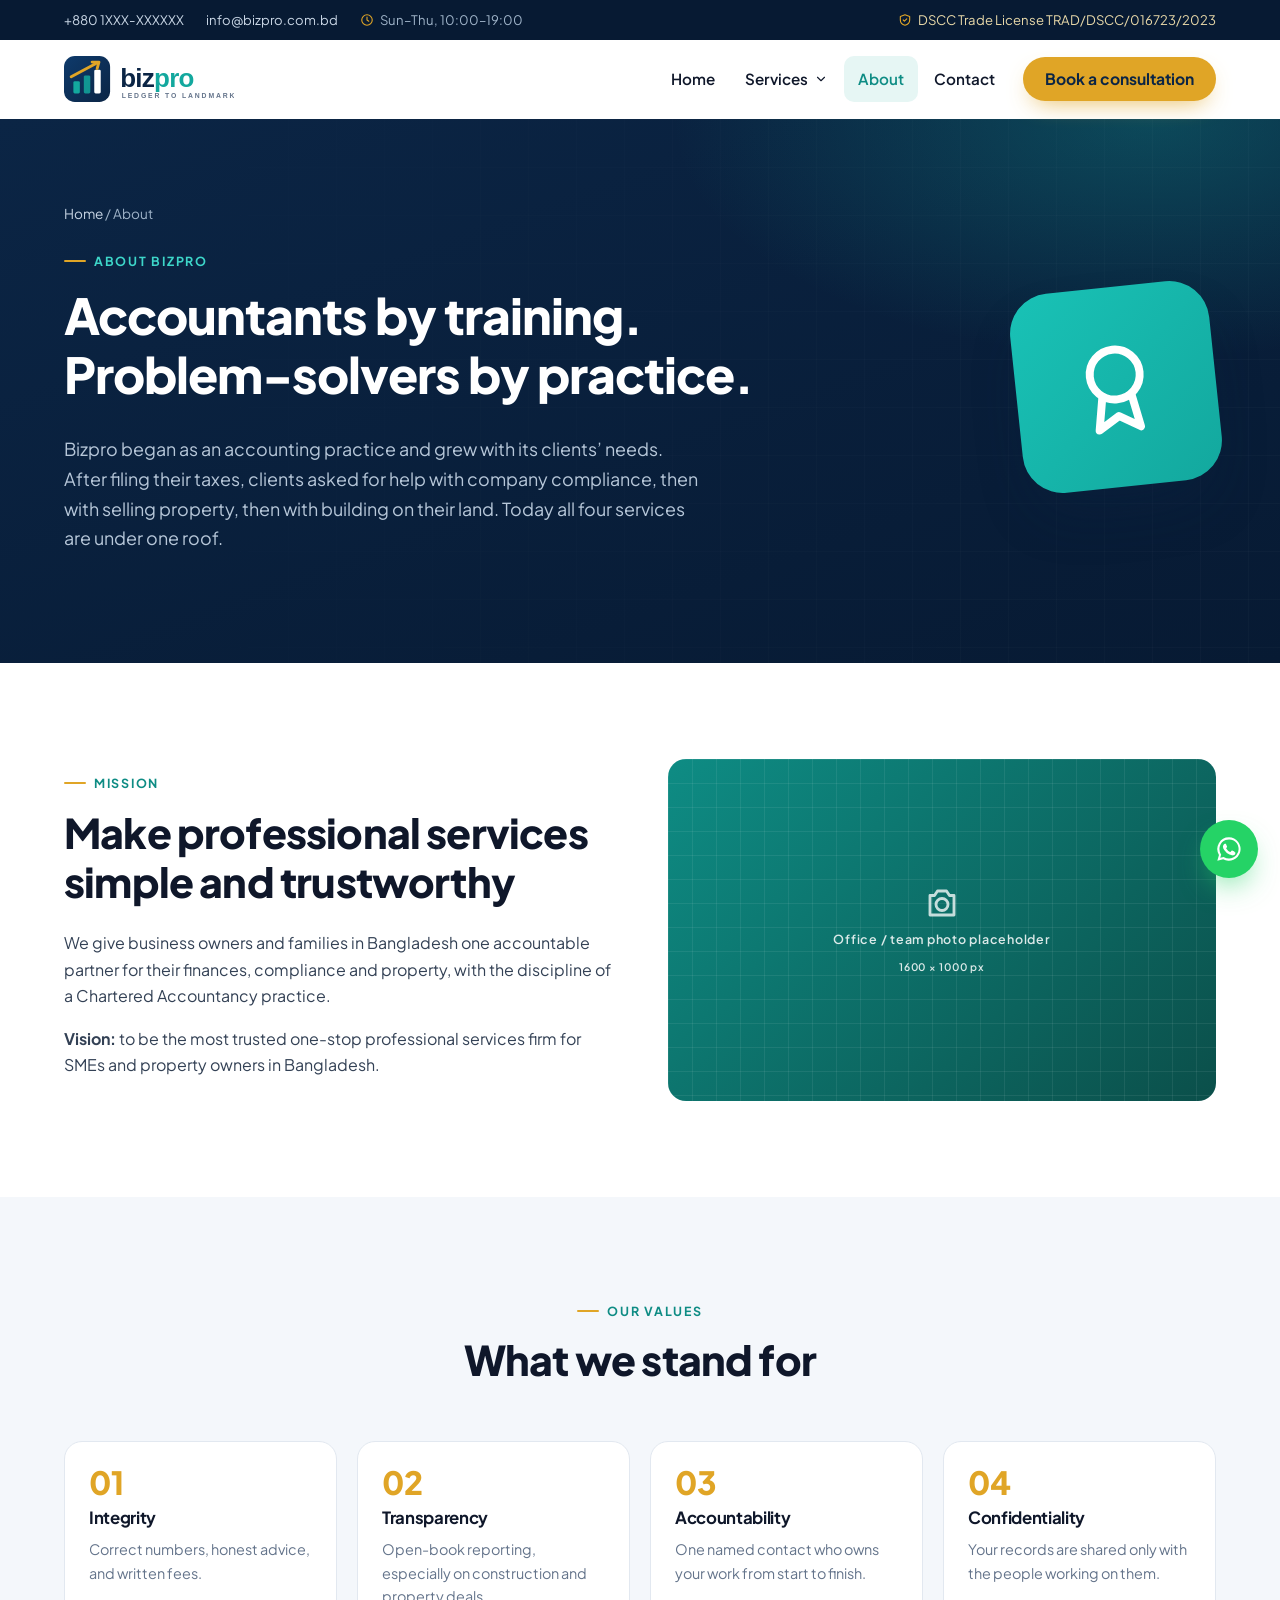
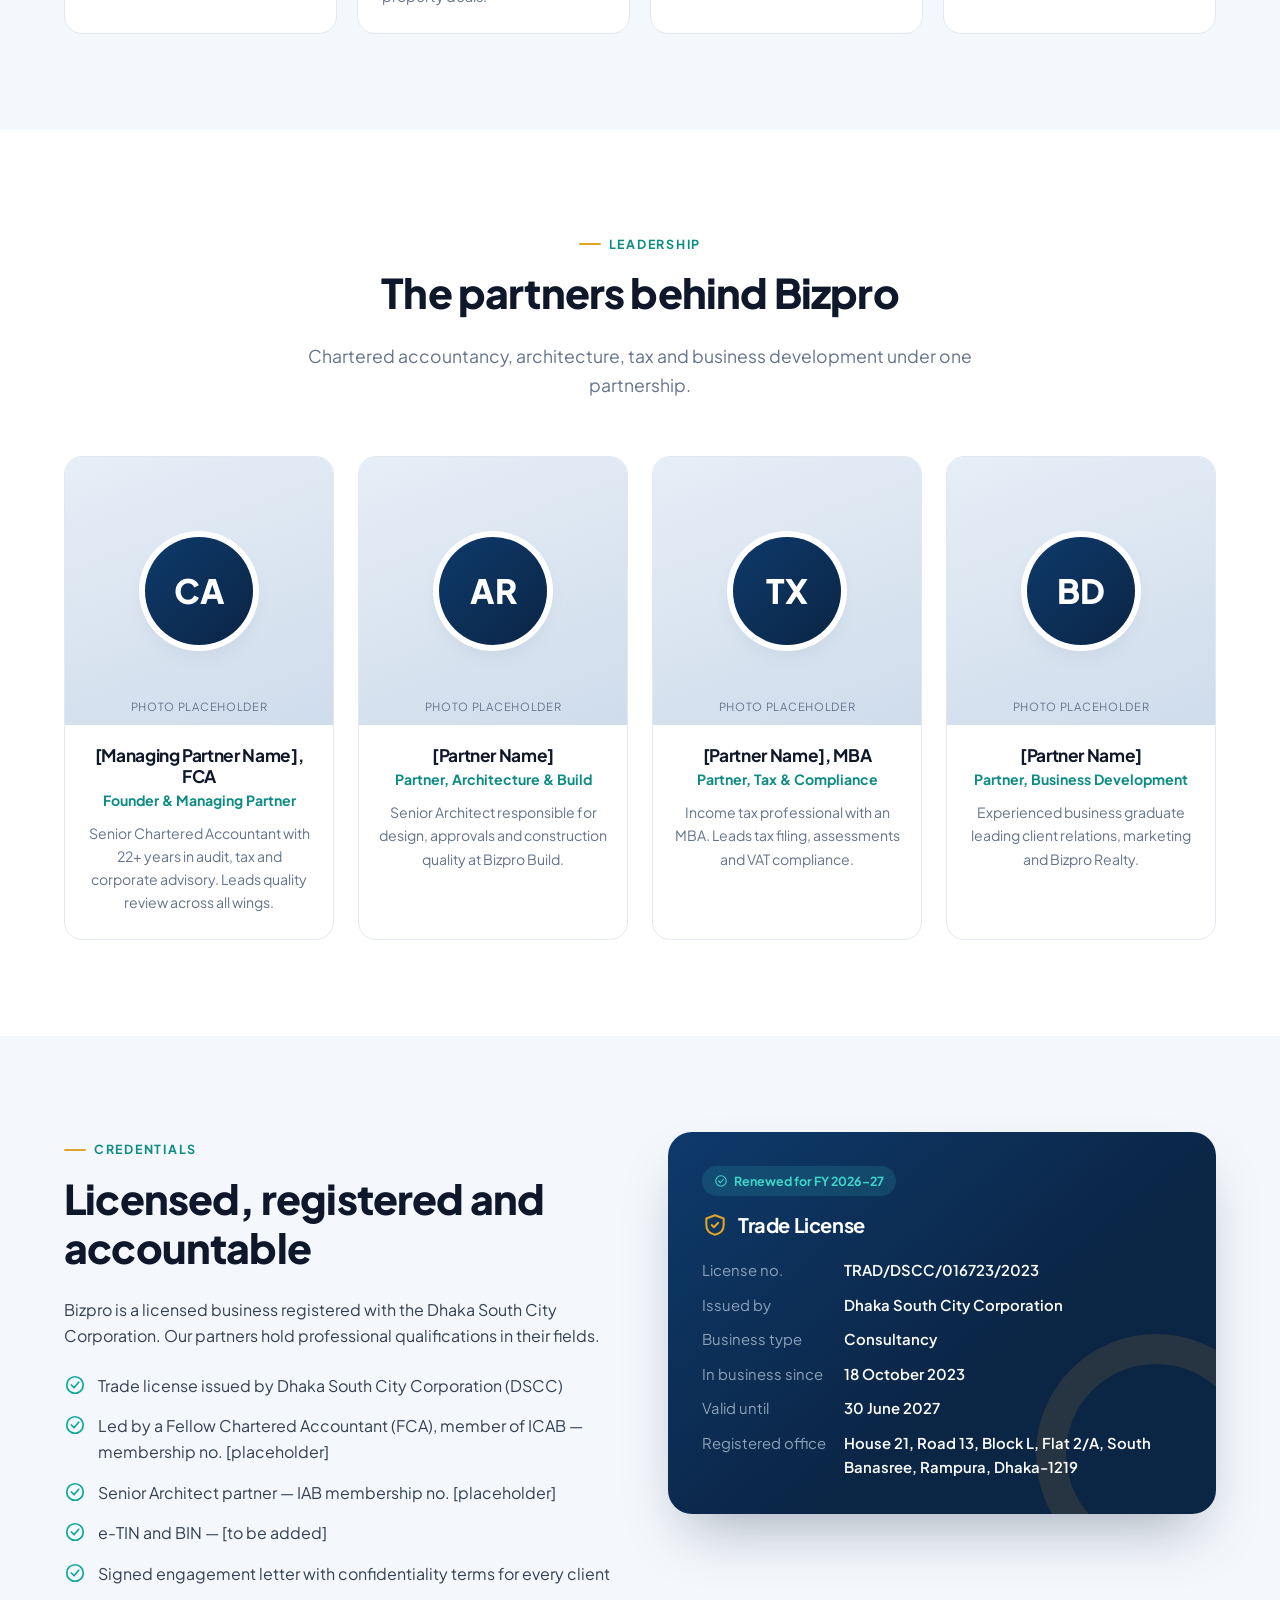
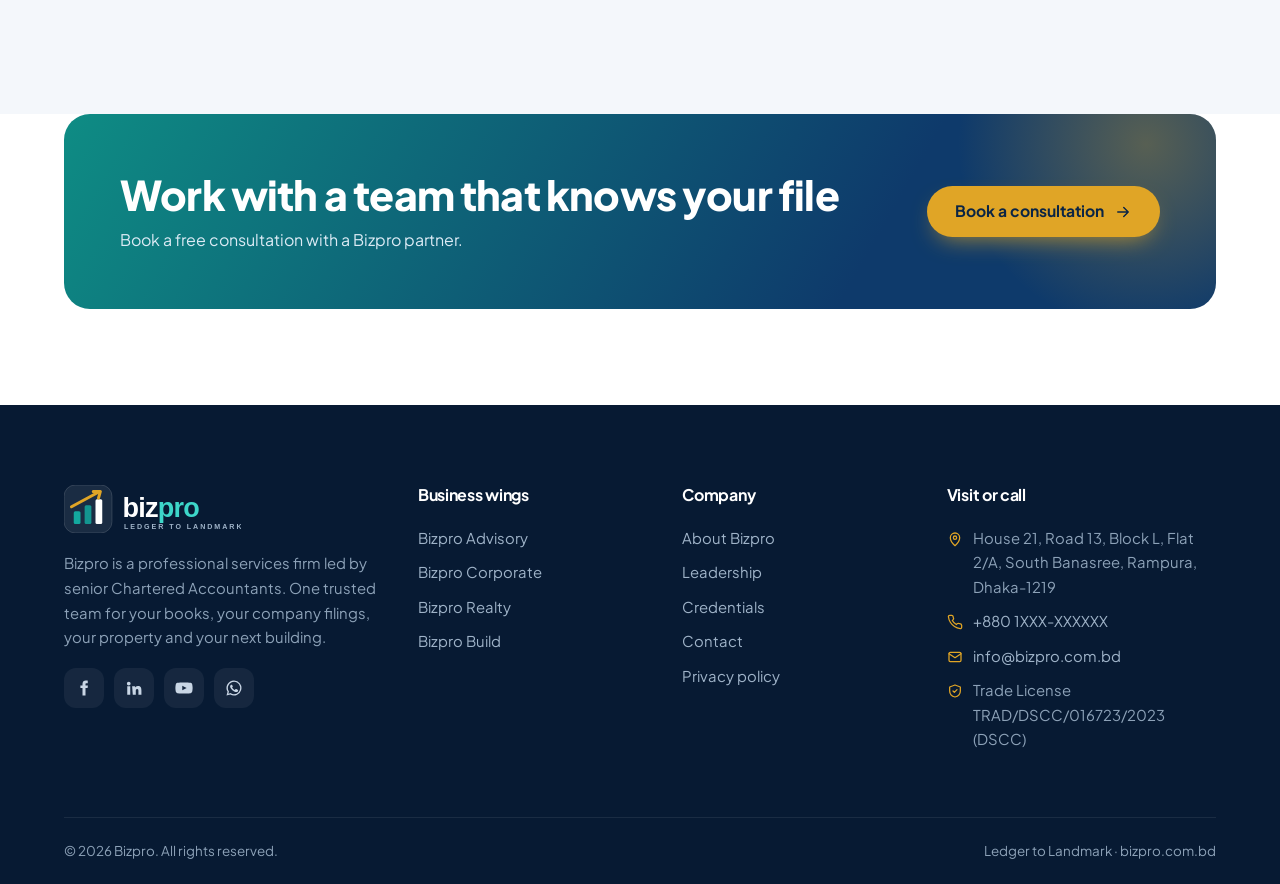
<file: website/about.html>
<!DOCTYPE html>
<html lang="en">
<head>
<meta charset="utf-8">
<meta name="viewport" content="width=device-width, initial-scale=1">
<title>About Bizpro | Chartered Accountant-led Professional Services Firm, Dhaka</title>
<meta name="description" content="Meet the partners behind Bizpro: a senior Chartered Accountant with 22 years of practice, a senior Architect, an income tax professional and a business development lead.">
<link rel="canonical" href="https://www.bizpro.com.bd/about.html">
<meta property="og:type" content="website">
<meta property="og:site_name" content="Bizpro">
<meta property="og:title" content="About Bizpro | Chartered Accountant-led Professional Services Firm, Dhaka">
<meta property="og:description" content="Meet the partners behind Bizpro: a senior Chartered Accountant with 22 years of practice, a senior Architect, an income tax professional and a business development lead.">
<meta property="og:url" content="https://www.bizpro.com.bd/about.html">
<meta property="og:image" content="https://www.bizpro.com.bd/assets/img/og-image.png">
<meta name="theme-color" content="#0B2545">
<link rel="icon" href="assets/img/favicon.svg" type="image/svg+xml">
<link rel="preconnect" href="https://fonts.googleapis.com">
<link rel="preconnect" href="https://fonts.gstatic.com" crossorigin>
<link href="https://fonts.googleapis.com/css2?family=Plus+Jakarta+Sans:wght@400;500;600;700;800&amp;display=swap" rel="stylesheet">
<link rel="stylesheet" href="assets/css/bizpro.css">
</head>
<body>
<a class="skip-link" href="#main">Skip to content</a>
<div class="topbar">
  <div class="container">
    <div class="topbar__items">
      <a data-bp="phone" href="#"><i data-icon="phone"></i><span>+880 1XXX-XXXXXX</span></a>
      <a data-bp="email" href="#">info@bizpro.com.bd</a>
      <span><i data-icon="clock"></i>Sun&ndash;Thu, 10:00&ndash;19:00</span>
    </div>
    <span class="topbar__badge"><i data-icon="shield"></i>DSCC Trade License TRAD/DSCC/016723/2023</span>
  </div>
</div>
<header class="header">
  <div class="container">
    <a class="brand" href="index.html" aria-label="Bizpro home"><img src="assets/img/logo.svg" alt="Bizpro &mdash; Ledger to Landmark" width="173" height="47"></a>
    <button class="nav-toggle" aria-expanded="false" aria-controls="site-nav"><i data-icon="menu"></i><span class="sr-only">Open menu</span></button>
    <nav class="nav" id="site-nav" aria-label="Main">
      <ul class="nav__list">
        <li class="nav__item"><a class="nav__link" href="index.html">Home</a></li>
        <li class="nav__item">
          <button class="nav__link" aria-expanded="false" aria-haspopup="true">Services <i data-icon="chevron"></i></button>
          <div class="dropdown">
          <a href="advisory.html"><span class="wing-icon wing-icon--advisory"><i data-icon="advisory"></i></span><span><strong>Bizpro Advisory</strong><small>Accounting, tax, audit &amp; valuation</small></span></a>
          <a href="corporate.html"><span class="wing-icon wing-icon--corporate"><i data-icon="corporate"></i></span><span><strong>Bizpro Corporate</strong><small>One-stop business setup &amp; compliance</small></span></a>
          <a href="realty.html"><span class="wing-icon wing-icon--realty"><i data-icon="realty"></i></span><span><strong>Bizpro Realty</strong><small>Buy &amp; sell flats, land and commercial space</small></span></a>
          <a href="build.html"><span class="wing-icon wing-icon--build"><i data-icon="build"></i></span><span><strong>Bizpro Build</strong><small>Development partner &amp; construction</small></span></a>
          </div>
        </li>
        <li class="nav__item"><a class="nav__link" href="about.html" aria-current="page">About</a></li>
        <li class="nav__item"><a class="nav__link" href="contact.html">Contact</a></li>
      </ul>
      <a class="btn btn--primary nav__cta" href="contact.html">Book a consultation</a>
    </nav>
  </div>
</header>
<main id="main">
<section class="page-hero">
  <div class="container">
    <div>
      <div class="crumbs"><a href="index.html">Home</a> / About</div>
      <span class="eyebrow">About Bizpro</span>
      <h1>Accountants by training. Problem-solvers by practice.</h1>
      <p>Bizpro began as an accounting practice and grew with its clients&rsquo; needs. After filing their taxes, clients asked for help with company compliance, then with selling property, then with building on their land. Today all four services are under one roof.</p>
    </div>
    <div class="wing-icon wing-icon--advisory page-hero__icon"><i data-icon="award"></i></div>
  </div>
</section>

<section class="section">
  <div class="container grid-2">
    <div class="reveal">
      <span class="eyebrow">Mission</span>
      <h2>Make professional services simple and trustworthy</h2>
      <p>We give business owners and families in Bangladesh one accountable partner for their finances, compliance and property, with the discipline of a Chartered Accountancy practice.</p>
      <p><strong>Vision:</strong> to be the most trusted one-stop professional services firm for SMEs and property owners in Bangladesh.</p>
    </div>
    <div class="reveal"><div class="ph ph--advisory ph--round"><div class="ph__label"><i data-icon="camera"></i>Office / team photo placeholder<br><small>1600 &times; 1000 px</small></div></div></div>
  </div>
</section>

<section class="section section--mist">
  <div class="container">
    <div class="section-head reveal"><span class="eyebrow">Our values</span><h2>What we stand for</h2></div>
    <div class="values">
      <div class="value reveal"><b>01</b><h3>Integrity</h3><p>Correct numbers, honest advice, and written fees.</p></div>
      <div class="value reveal"><b>02</b><h3>Transparency</h3><p>Open-book reporting, especially on construction and property deals.</p></div>
      <div class="value reveal"><b>03</b><h3>Accountability</h3><p>One named contact who owns your work from start to finish.</p></div>
      <div class="value reveal"><b>04</b><h3>Confidentiality</h3><p>Your records are shared only with the people working on them.</p></div>
    </div>
  </div>
</section>

<section class="section" id="leadership">
  <div class="container">
    <div class="section-head reveal"><span class="eyebrow">Leadership</span><h2>The partners behind Bizpro</h2><p>Chartered accountancy, architecture, tax and business development under one partnership.</p></div>
    <!-- PLACEHOLDER names and photos: replace with partner details -->
    <div class="team"><article class="member reveal"><div class="member__avatar"><span>CA</span><small>PHOTO PLACEHOLDER</small></div><div class="member__body"><h3>[Managing Partner Name], FCA</h3><div class="member__role">Founder &amp; Managing Partner</div><p>Senior Chartered Accountant with 22+ years in audit, tax and corporate advisory. Leads quality review across all wings.</p></div></article><article class="member reveal"><div class="member__avatar"><span>AR</span><small>PHOTO PLACEHOLDER</small></div><div class="member__body"><h3>[Partner Name]</h3><div class="member__role">Partner, Architecture &amp; Build</div><p>Senior Architect responsible for design, approvals and construction quality at Bizpro Build.</p></div></article><article class="member reveal"><div class="member__avatar"><span>TX</span><small>PHOTO PLACEHOLDER</small></div><div class="member__body"><h3>[Partner Name], MBA</h3><div class="member__role">Partner, Tax &amp; Compliance</div><p>Income tax professional with an MBA. Leads tax filing, assessments and VAT compliance.</p></div></article><article class="member reveal"><div class="member__avatar"><span>BD</span><small>PHOTO PLACEHOLDER</small></div><div class="member__body"><h3>[Partner Name]</h3><div class="member__role">Partner, Business Development</div><p>Experienced business graduate leading client relations, marketing and Bizpro Realty.</p></div></article></div>
  </div>
</section>

<section class="section section--mist" id="credentials">
  <div class="container grid-2" style="align-items:start">
    <div class="reveal">
      <span class="eyebrow">Credentials</span>
      <h2>Licensed, registered and accountable</h2>
      <p>Bizpro is a licensed business registered with the Dhaka South City Corporation. Our partners hold professional qualifications in their fields.</p>
      <ul class="checklist"><li><i data-icon="check-circle"></i><span>Trade license issued by Dhaka South City Corporation (DSCC)</span></li><li><i data-icon="check-circle"></i><span>Led by a Fellow Chartered Accountant (FCA), member of ICAB &mdash; membership no. [placeholder]</span></li><li><i data-icon="check-circle"></i><span>Senior Architect partner &mdash; IAB membership no. [placeholder]</span></li><li><i data-icon="check-circle"></i><span>e-TIN and BIN &mdash; [to be added]</span></li><li><i data-icon="check-circle"></i><span>Signed engagement letter with confidentiality terms for every client</span></li></ul>
    </div>
    <div class="license reveal">
      <span class="verified"><i data-icon="check-circle"></i>Renewed for FY 2026&ndash;27</span>
      <h3 style="margin-top:16px"><i data-icon="shield"></i>Trade License</h3>
      <dl>
        <dt>License no.</dt><dd>TRAD/DSCC/016723/2023</dd>
        <dt>Issued by</dt><dd>Dhaka South City Corporation</dd>
        <dt>Business type</dt><dd>Consultancy</dd>
        <dt>In business since</dt><dd>18 October 2023</dd>
        <dt>Valid until</dt><dd>30 June 2027</dd>
        <dt>Registered office</dt><dd>House 21, Road 13, Block L, Flat 2/A, South Banasree, Rampura, Dhaka-1219</dd>
      </dl>
    </div>
  </div>
</section>
<section class="section" style="padding-top:0">
  <div class="container">
    <div class="cta-band reveal">
      <div><h2>Work with a team that knows your file</h2><p>Book a free consultation with a Bizpro partner.</p></div>
      <a class="btn btn--primary" href="contact.html">Book a consultation <i data-icon="arrow"></i></a>
    </div>
  </div>
</section>

</main>
<footer class="footer">
  <div class="container">
    <div class="footer__grid">
      <div>
        <img src="assets/img/logo-white.svg" alt="Bizpro" width="177" height="48">
        <p>Bizpro is a professional services firm led by senior Chartered Accountants. One trusted team for your books, your company filings, your property and your next building.</p>
        <div class="social">
          <a href="#" aria-label="Bizpro on Facebook"><i data-icon="facebook"></i></a>
          <a href="#" aria-label="Bizpro on LinkedIn"><i data-icon="linkedin"></i></a>
          <a href="#" aria-label="Bizpro on YouTube"><i data-icon="youtube"></i></a>
          <a data-bp="whatsapp" href="#" aria-label="Chat with Bizpro on WhatsApp"><i data-icon="whatsapp"></i></a>
        </div>
      </div>
      <div>
        <h4>Business wings</h4>
        <ul>
          <li><a href="advisory.html">Bizpro Advisory</a></li>
          <li><a href="corporate.html">Bizpro Corporate</a></li>
          <li><a href="realty.html">Bizpro Realty</a></li>
          <li><a href="build.html">Bizpro Build</a></li>
        </ul>
      </div>
      <div>
        <h4>Company</h4>
        <ul>
          <li><a href="about.html">About Bizpro</a></li>
          <li><a href="about.html#leadership">Leadership</a></li>
          <li><a href="about.html#credentials">Credentials</a></li>
          <li><a href="contact.html">Contact</a></li>
          <li><a href="privacy.html">Privacy policy</a></li>
        </ul>
      </div>
      <div>
        <h4>Visit or call</h4>
        <ul class="footer__contact">
          <li><i data-icon="pin"></i><span>House 21, Road 13, Block L, Flat 2/A, South Banasree, Rampura, Dhaka-1219</span></li>
          <li><i data-icon="phone"></i><a data-bp="phone" href="#">+880 1XXX-XXXXXX</a></li>
          <li><i data-icon="mail"></i><a data-bp="email" href="#">info@bizpro.com.bd</a></li>
          <li><i data-icon="shield"></i><span>Trade License TRAD/DSCC/016723/2023 (DSCC)</span></li>
        </ul>
      </div>
    </div>
    <div class="footer__bottom">
      <span>&copy; <span data-year>2026</span> Bizpro. All rights reserved.</span>
      <span>Ledger to Landmark &middot; bizpro.com.bd</span>
    </div>
  </div>
</footer>
<a class="fab" data-bp="whatsapp" href="#" aria-label="Chat on WhatsApp"><i data-icon="whatsapp"></i></a>
<button class="to-top" aria-label="Back to top"><i data-icon="arrow-up"></i></button>
<script src="assets/js/bizpro.js" defer></script>
</body>
</html>
</file>
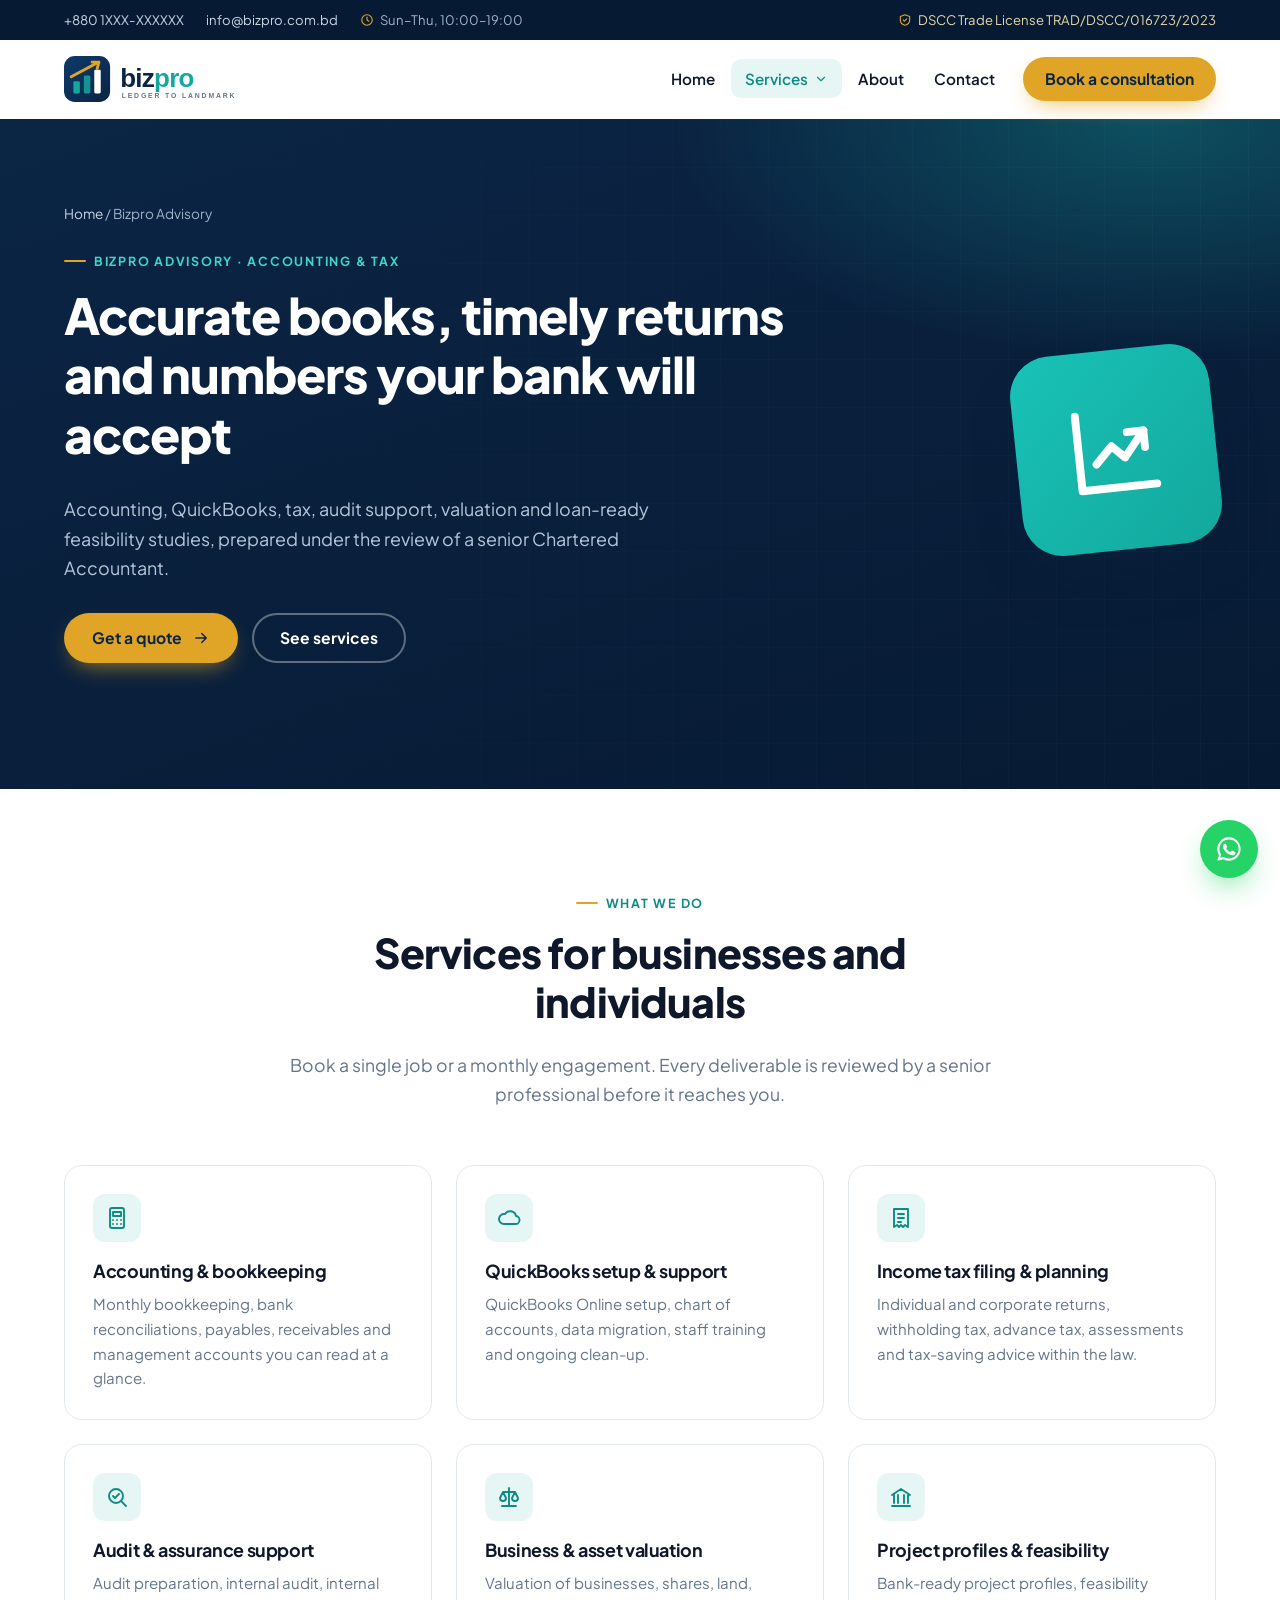
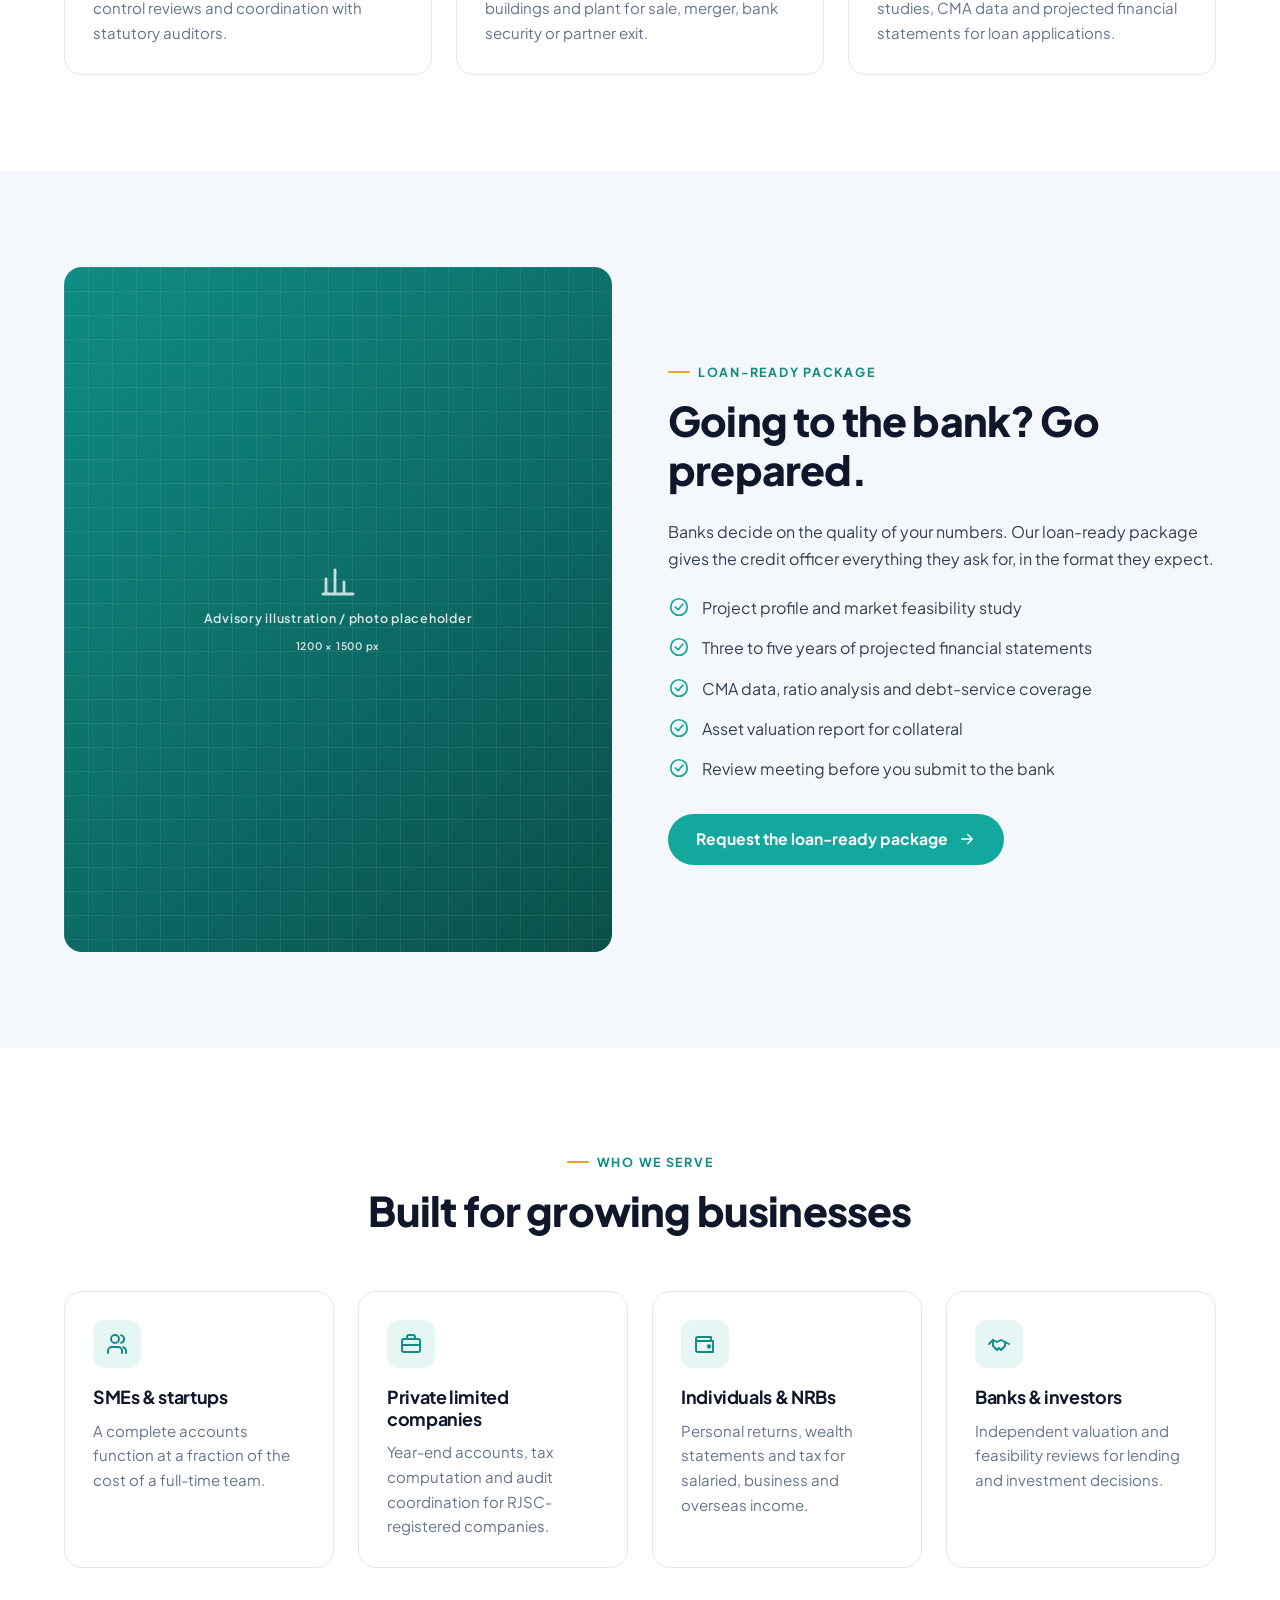
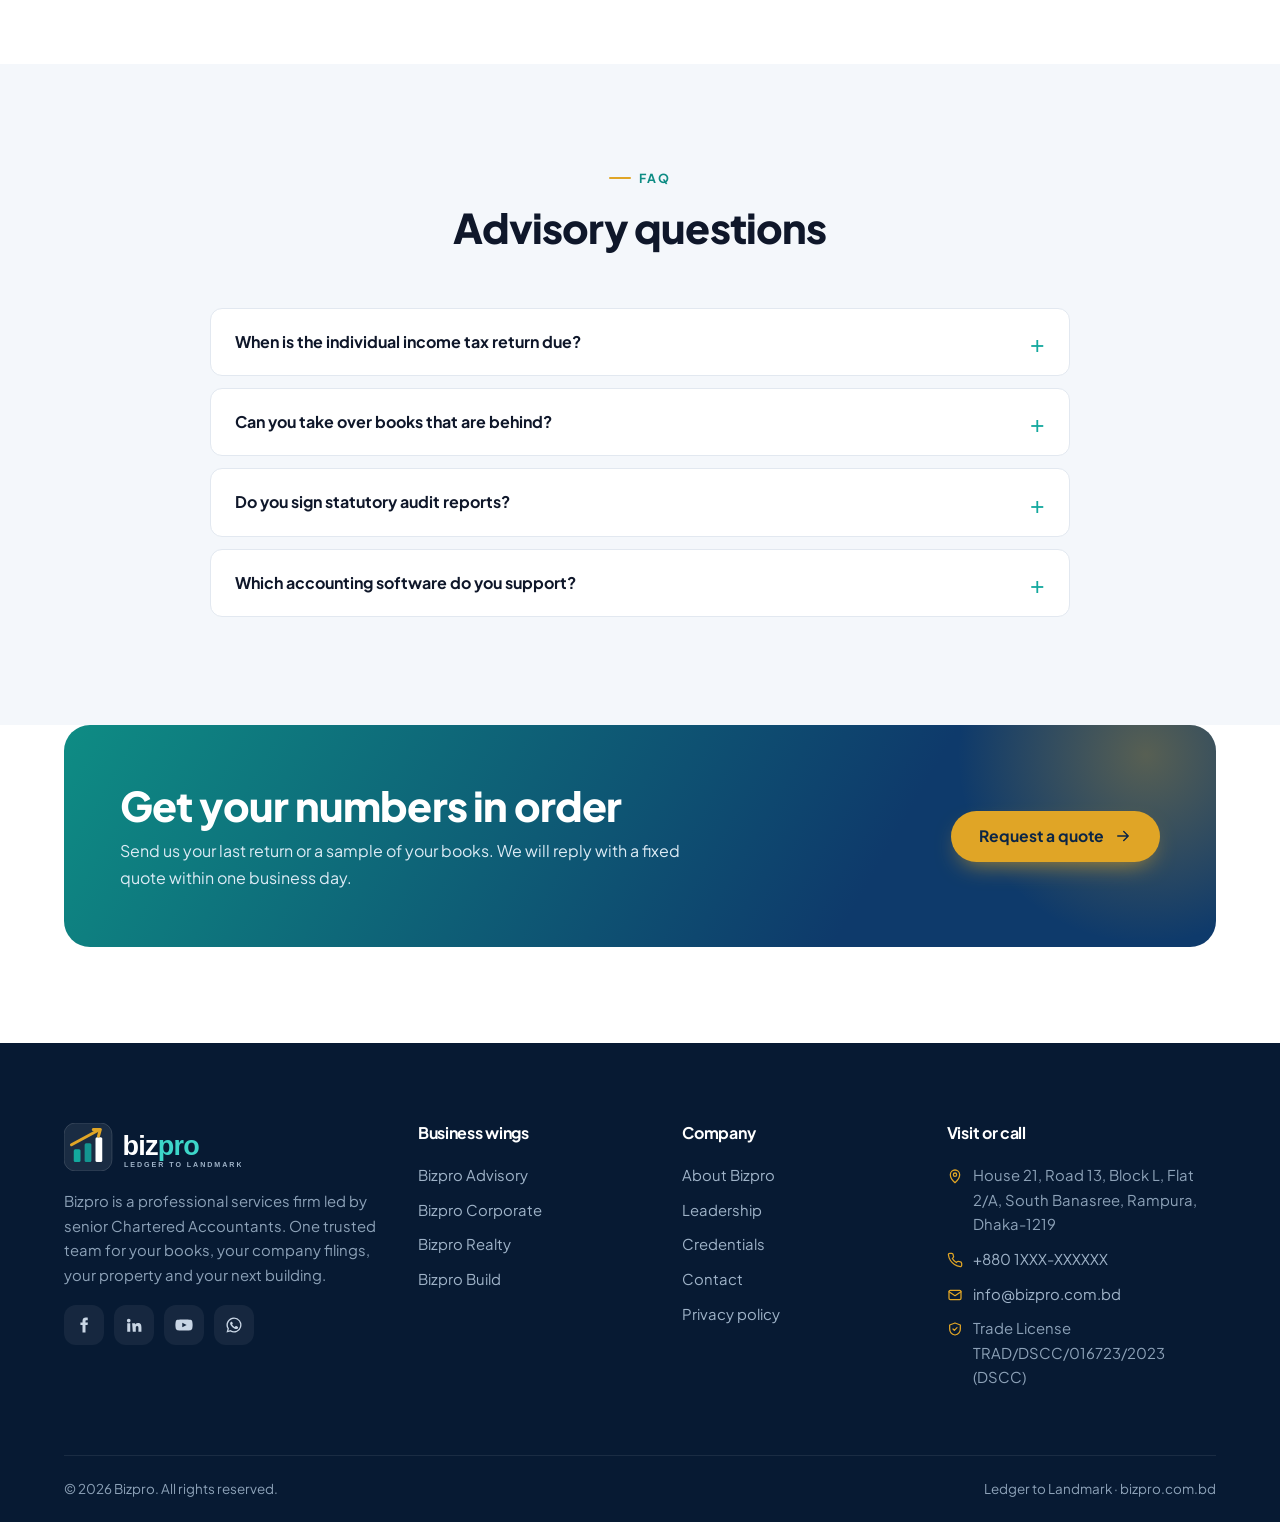
<file: website/advisory.html>
<!DOCTYPE html>
<html lang="en">
<head>
<meta charset="utf-8">
<meta name="viewport" content="width=device-width, initial-scale=1">
<title>Accounting, QuickBooks, Tax, Audit &amp; Valuation | Bizpro Advisory</title>
<meta name="description" content="Bookkeeping, QuickBooks, income tax filing, audit support, business and asset valuation and bank-ready feasibility studies in Dhaka, led by a senior Chartered Accountant.">
<link rel="canonical" href="https://www.bizpro.com.bd/advisory.html">
<meta property="og:type" content="website">
<meta property="og:site_name" content="Bizpro">
<meta property="og:title" content="Accounting, QuickBooks, Tax, Audit &amp; Valuation | Bizpro Advisory">
<meta property="og:description" content="Bookkeeping, QuickBooks, income tax filing, audit support, business and asset valuation and bank-ready feasibility studies in Dhaka, led by a senior Chartered Accountant.">
<meta property="og:url" content="https://www.bizpro.com.bd/advisory.html">
<meta property="og:image" content="https://www.bizpro.com.bd/assets/img/og-image.png">
<meta name="theme-color" content="#0B2545">
<link rel="icon" href="assets/img/favicon.svg" type="image/svg+xml">
<link rel="preconnect" href="https://fonts.googleapis.com">
<link rel="preconnect" href="https://fonts.gstatic.com" crossorigin>
<link href="https://fonts.googleapis.com/css2?family=Plus+Jakarta+Sans:wght@400;500;600;700;800&amp;display=swap" rel="stylesheet">
<link rel="stylesheet" href="assets/css/bizpro.css">
</head>
<body>
<a class="skip-link" href="#main">Skip to content</a>
<div class="topbar">
  <div class="container">
    <div class="topbar__items">
      <a data-bp="phone" href="#"><i data-icon="phone"></i><span>+880 1XXX-XXXXXX</span></a>
      <a data-bp="email" href="#">info@bizpro.com.bd</a>
      <span><i data-icon="clock"></i>Sun&ndash;Thu, 10:00&ndash;19:00</span>
    </div>
    <span class="topbar__badge"><i data-icon="shield"></i>DSCC Trade License TRAD/DSCC/016723/2023</span>
  </div>
</div>
<header class="header">
  <div class="container">
    <a class="brand" href="index.html" aria-label="Bizpro home"><img src="assets/img/logo.svg" alt="Bizpro &mdash; Ledger to Landmark" width="173" height="47"></a>
    <button class="nav-toggle" aria-expanded="false" aria-controls="site-nav"><i data-icon="menu"></i><span class="sr-only">Open menu</span></button>
    <nav class="nav" id="site-nav" aria-label="Main">
      <ul class="nav__list">
        <li class="nav__item"><a class="nav__link" href="index.html">Home</a></li>
        <li class="nav__item">
          <button class="nav__link" aria-expanded="false" aria-haspopup="true" aria-current="page">Services <i data-icon="chevron"></i></button>
          <div class="dropdown">
          <a href="advisory.html" aria-current="page"><span class="wing-icon wing-icon--advisory"><i data-icon="advisory"></i></span><span><strong>Bizpro Advisory</strong><small>Accounting, tax, audit &amp; valuation</small></span></a>
          <a href="corporate.html"><span class="wing-icon wing-icon--corporate"><i data-icon="corporate"></i></span><span><strong>Bizpro Corporate</strong><small>One-stop business setup &amp; compliance</small></span></a>
          <a href="realty.html"><span class="wing-icon wing-icon--realty"><i data-icon="realty"></i></span><span><strong>Bizpro Realty</strong><small>Buy &amp; sell flats, land and commercial space</small></span></a>
          <a href="build.html"><span class="wing-icon wing-icon--build"><i data-icon="build"></i></span><span><strong>Bizpro Build</strong><small>Development partner &amp; construction</small></span></a>
          </div>
        </li>
        <li class="nav__item"><a class="nav__link" href="about.html">About</a></li>
        <li class="nav__item"><a class="nav__link" href="contact.html">Contact</a></li>
      </ul>
      <a class="btn btn--primary nav__cta" href="contact.html">Book a consultation</a>
    </nav>
  </div>
</header>
<main id="main">
<section class="page-hero page-hero--advisory">
  <div class="container">
    <div>
      <div class="crumbs"><a href="index.html">Home</a> / Bizpro Advisory</div>
      <span class="eyebrow">Bizpro Advisory &middot; Accounting &amp; Tax</span>
      <h1>Accurate books, timely returns and numbers your bank will accept</h1>
      <p>Accounting, QuickBooks, tax, audit support, valuation and loan-ready feasibility studies, prepared under the review of a senior Chartered Accountant.</p>
      <div class="hero__actions"><a class="btn btn--primary" href="contact.html?wing=advisory">Get a quote <i data-icon="arrow"></i></a><a class="btn btn--ghost" href="#services">See services</a></div>
    </div>
    <div class="wing-icon wing-icon--advisory page-hero__icon"><i data-icon="advisory"></i></div>
  </div>
</section>
<section class="section accent-advisory" id="services">
  <div class="container">
    <div class="section-head reveal"><span class="eyebrow">What we do</span><h2>Services for businesses and individuals</h2><p>Book a single job or a monthly engagement. Every deliverable is reviewed by a senior professional before it reaches you.</p></div>
    <div class="grid-3">
  <article class="card reveal"><div class="ic"><i data-icon="calc"></i></div><h3>Accounting &amp; bookkeeping</h3><p>Monthly bookkeeping, bank reconciliations, payables, receivables and management accounts you can read at a glance.</p></article>
  <article class="card reveal"><div class="ic"><i data-icon="cloud"></i></div><h3>QuickBooks setup &amp; support</h3><p>QuickBooks Online setup, chart of accounts, data migration, staff training and ongoing clean-up.</p></article>
  <article class="card reveal"><div class="ic"><i data-icon="tax"></i></div><h3>Income tax filing &amp; planning</h3><p>Individual and corporate returns, withholding tax, advance tax, assessments and tax-saving advice within the law.</p></article>
  <article class="card reveal"><div class="ic"><i data-icon="audit"></i></div><h3>Audit &amp; assurance support</h3><p>Audit preparation, internal audit, internal control reviews and coordination with statutory auditors.</p></article>
  <article class="card reveal"><div class="ic"><i data-icon="scale"></i></div><h3>Business &amp; asset valuation</h3><p>Valuation of businesses, shares, land, buildings and plant for sale, merger, bank security or partner exit.</p></article>
  <article class="card reveal"><div class="ic"><i data-icon="bank"></i></div><h3>Project profiles &amp; feasibility</h3><p>Bank-ready project profiles, feasibility studies, CMA data and projected financial statements for loan applications.</p></article>
</div>
  </div>
</section>

<section class="section section--mist">
  <div class="container grid-2">
    <div class="reveal"><div class="ph ph--advisory ph--tall"><div class="ph__label"><i data-icon="chart"></i>Advisory illustration / photo placeholder<br><small>1200 &times; 1500 px</small></div></div></div>
    <div class="reveal">
      <span class="eyebrow">Loan-ready package</span>
      <h2>Going to the bank? Go prepared.</h2>
      <p>Banks decide on the quality of your numbers. Our loan-ready package gives the credit officer everything they ask for, in the format they expect.</p>
      <ul class="checklist"><li><i data-icon="check-circle"></i><span>Project profile and market feasibility study</span></li><li><i data-icon="check-circle"></i><span>Three to five years of projected financial statements</span></li><li><i data-icon="check-circle"></i><span>CMA data, ratio analysis and debt-service coverage</span></li><li><i data-icon="check-circle"></i><span>Asset valuation report for collateral</span></li><li><i data-icon="check-circle"></i><span>Review meeting before you submit to the bank</span></li></ul>
      <a class="btn btn--teal" href="contact.html?wing=advisory">Request the loan-ready package <i data-icon="arrow"></i></a>
    </div>
  </div>
</section>

<section class="section">
  <div class="container">
    <div class="section-head reveal"><span class="eyebrow">Who we serve</span><h2>Built for growing businesses</h2></div>
    <div class="grid-4">
  <article class="card reveal"><div class="ic"><i data-icon="users"></i></div><h3>SMEs &amp; startups</h3><p>A complete accounts function at a fraction of the cost of a full-time team.</p></article>
  <article class="card reveal"><div class="ic"><i data-icon="corporate"></i></div><h3>Private limited companies</h3><p>Year-end accounts, tax computation and audit coordination for RJSC-registered companies.</p></article>
  <article class="card reveal"><div class="ic"><i data-icon="wallet"></i></div><h3>Individuals &amp; NRBs</h3><p>Personal returns, wealth statements and tax for salaried, business and overseas income.</p></article>
  <article class="card reveal"><div class="ic"><i data-icon="handshake"></i></div><h3>Banks &amp; investors</h3><p>Independent valuation and feasibility reviews for lending and investment decisions.</p></article>
</div>
  </div>
</section>

<section class="section section--mist">
  <div class="container">
    <div class="section-head reveal"><span class="eyebrow">FAQ</span><h2>Advisory questions</h2></div>
    <div class="faq"><details><summary>When is the individual income tax return due?</summary><div><p>For most individual taxpayers in Bangladesh the deadline is 30 November each year, unless the government extends it. We send reminders well in advance.</p></div></details><details><summary>Can you take over books that are behind?</summary><div><p>Yes. We start with a catch-up project to bring your records up to date, then move you onto a monthly plan.</p></div></details><details><summary>Do you sign statutory audit reports?</summary><div><p>Statutory audit opinions are issued by ICAB-registered audit firms. Bizpro prepares your accounts for audit and coordinates the audit with a licensed firm, so the process is quick and clean.</p></div></details><details><summary>Which accounting software do you support?</summary><div><p>QuickBooks Online is our standard. We also work with Tally, Xero and spreadsheet-based records.</p></div></details></div>
  </div>
</section>
<section class="section" style="padding-top:0">
  <div class="container">
    <div class="cta-band reveal">
      <div><h2>Get your numbers in order</h2><p>Send us your last return or a sample of your books. We will reply with a fixed quote within one business day.</p></div>
      <a class="btn btn--primary" href="contact.html?wing=advisory">Request a quote <i data-icon="arrow"></i></a>
    </div>
  </div>
</section>

</main>
<footer class="footer">
  <div class="container">
    <div class="footer__grid">
      <div>
        <img src="assets/img/logo-white.svg" alt="Bizpro" width="177" height="48">
        <p>Bizpro is a professional services firm led by senior Chartered Accountants. One trusted team for your books, your company filings, your property and your next building.</p>
        <div class="social">
          <a href="#" aria-label="Bizpro on Facebook"><i data-icon="facebook"></i></a>
          <a href="#" aria-label="Bizpro on LinkedIn"><i data-icon="linkedin"></i></a>
          <a href="#" aria-label="Bizpro on YouTube"><i data-icon="youtube"></i></a>
          <a data-bp="whatsapp" href="#" aria-label="Chat with Bizpro on WhatsApp"><i data-icon="whatsapp"></i></a>
        </div>
      </div>
      <div>
        <h4>Business wings</h4>
        <ul>
          <li><a href="advisory.html">Bizpro Advisory</a></li>
          <li><a href="corporate.html">Bizpro Corporate</a></li>
          <li><a href="realty.html">Bizpro Realty</a></li>
          <li><a href="build.html">Bizpro Build</a></li>
        </ul>
      </div>
      <div>
        <h4>Company</h4>
        <ul>
          <li><a href="about.html">About Bizpro</a></li>
          <li><a href="about.html#leadership">Leadership</a></li>
          <li><a href="about.html#credentials">Credentials</a></li>
          <li><a href="contact.html">Contact</a></li>
          <li><a href="privacy.html">Privacy policy</a></li>
        </ul>
      </div>
      <div>
        <h4>Visit or call</h4>
        <ul class="footer__contact">
          <li><i data-icon="pin"></i><span>House 21, Road 13, Block L, Flat 2/A, South Banasree, Rampura, Dhaka-1219</span></li>
          <li><i data-icon="phone"></i><a data-bp="phone" href="#">+880 1XXX-XXXXXX</a></li>
          <li><i data-icon="mail"></i><a data-bp="email" href="#">info@bizpro.com.bd</a></li>
          <li><i data-icon="shield"></i><span>Trade License TRAD/DSCC/016723/2023 (DSCC)</span></li>
        </ul>
      </div>
    </div>
    <div class="footer__bottom">
      <span>&copy; <span data-year>2026</span> Bizpro. All rights reserved.</span>
      <span>Ledger to Landmark &middot; bizpro.com.bd</span>
    </div>
  </div>
</footer>
<a class="fab" data-bp="whatsapp" href="#" aria-label="Chat on WhatsApp"><i data-icon="whatsapp"></i></a>
<button class="to-top" aria-label="Back to top"><i data-icon="arrow-up"></i></button>
<script src="assets/js/bizpro.js" defer></script>
</body>
</html>
</file>
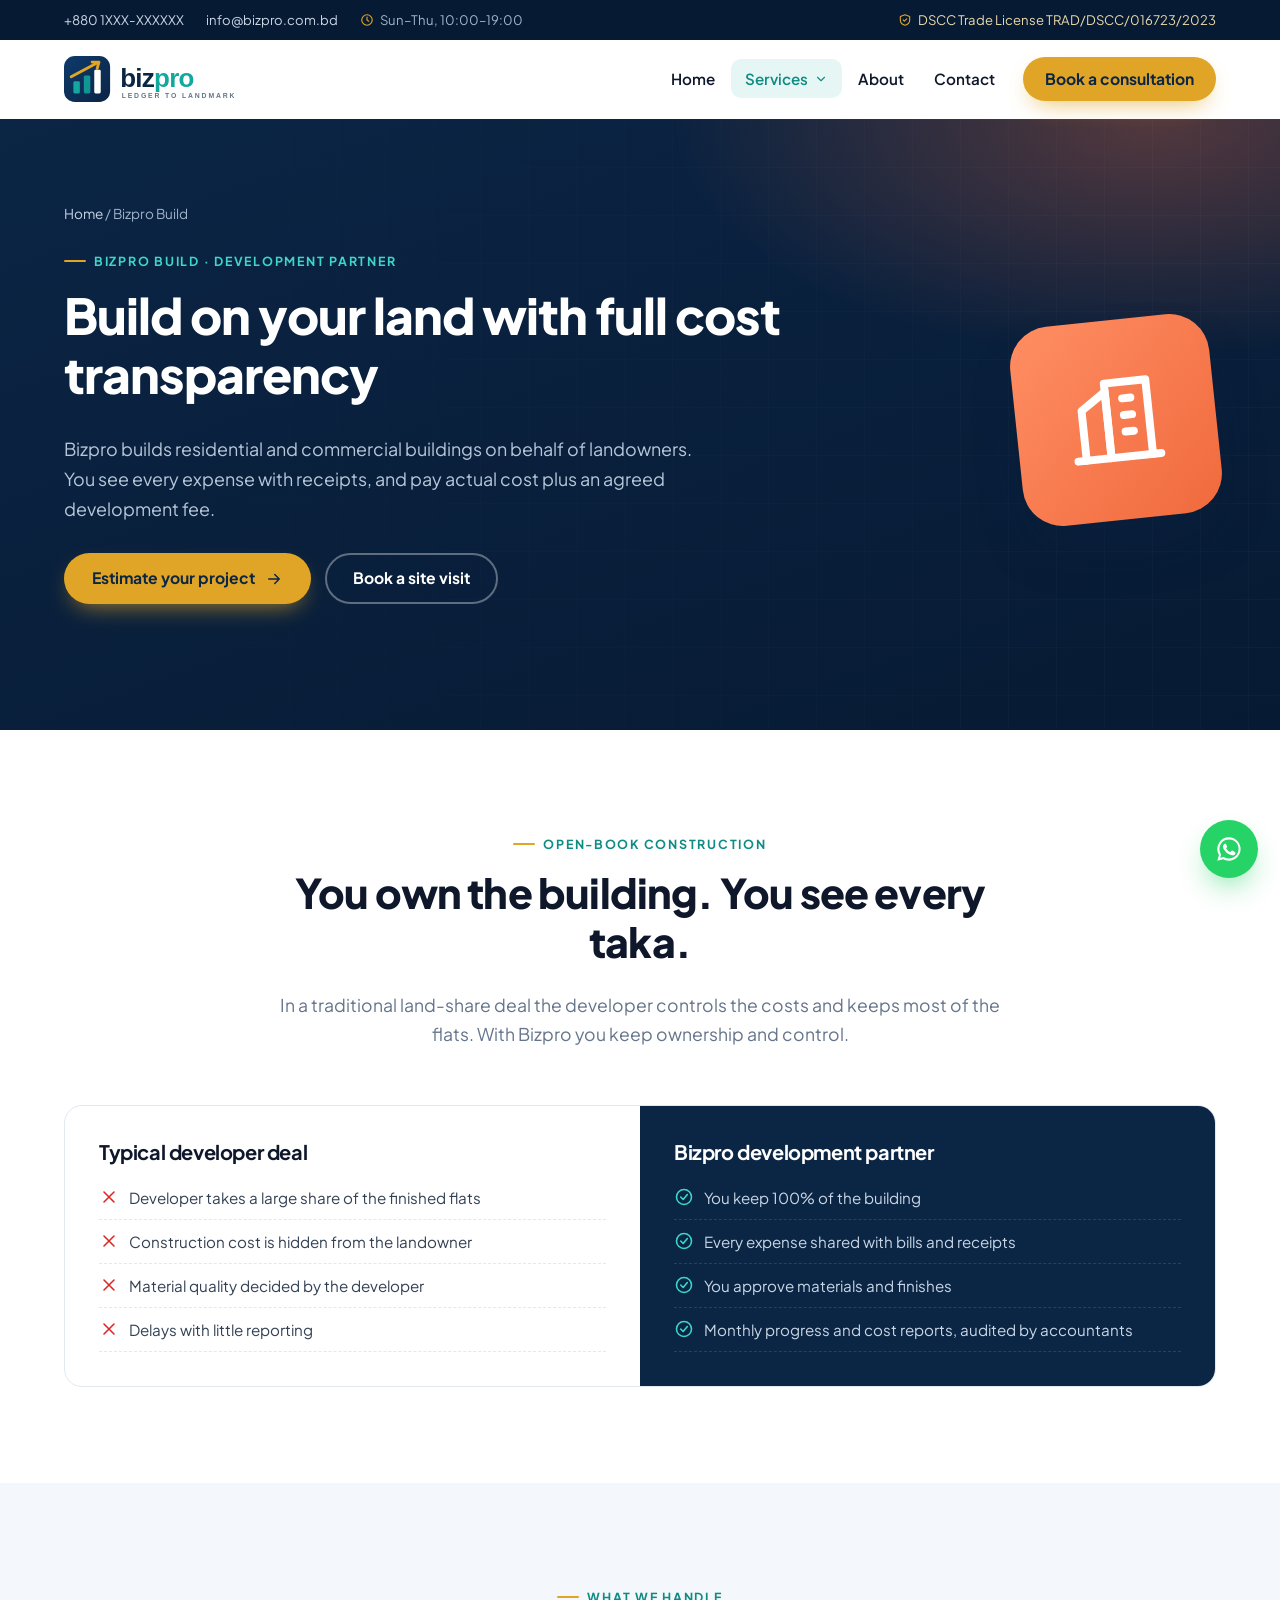
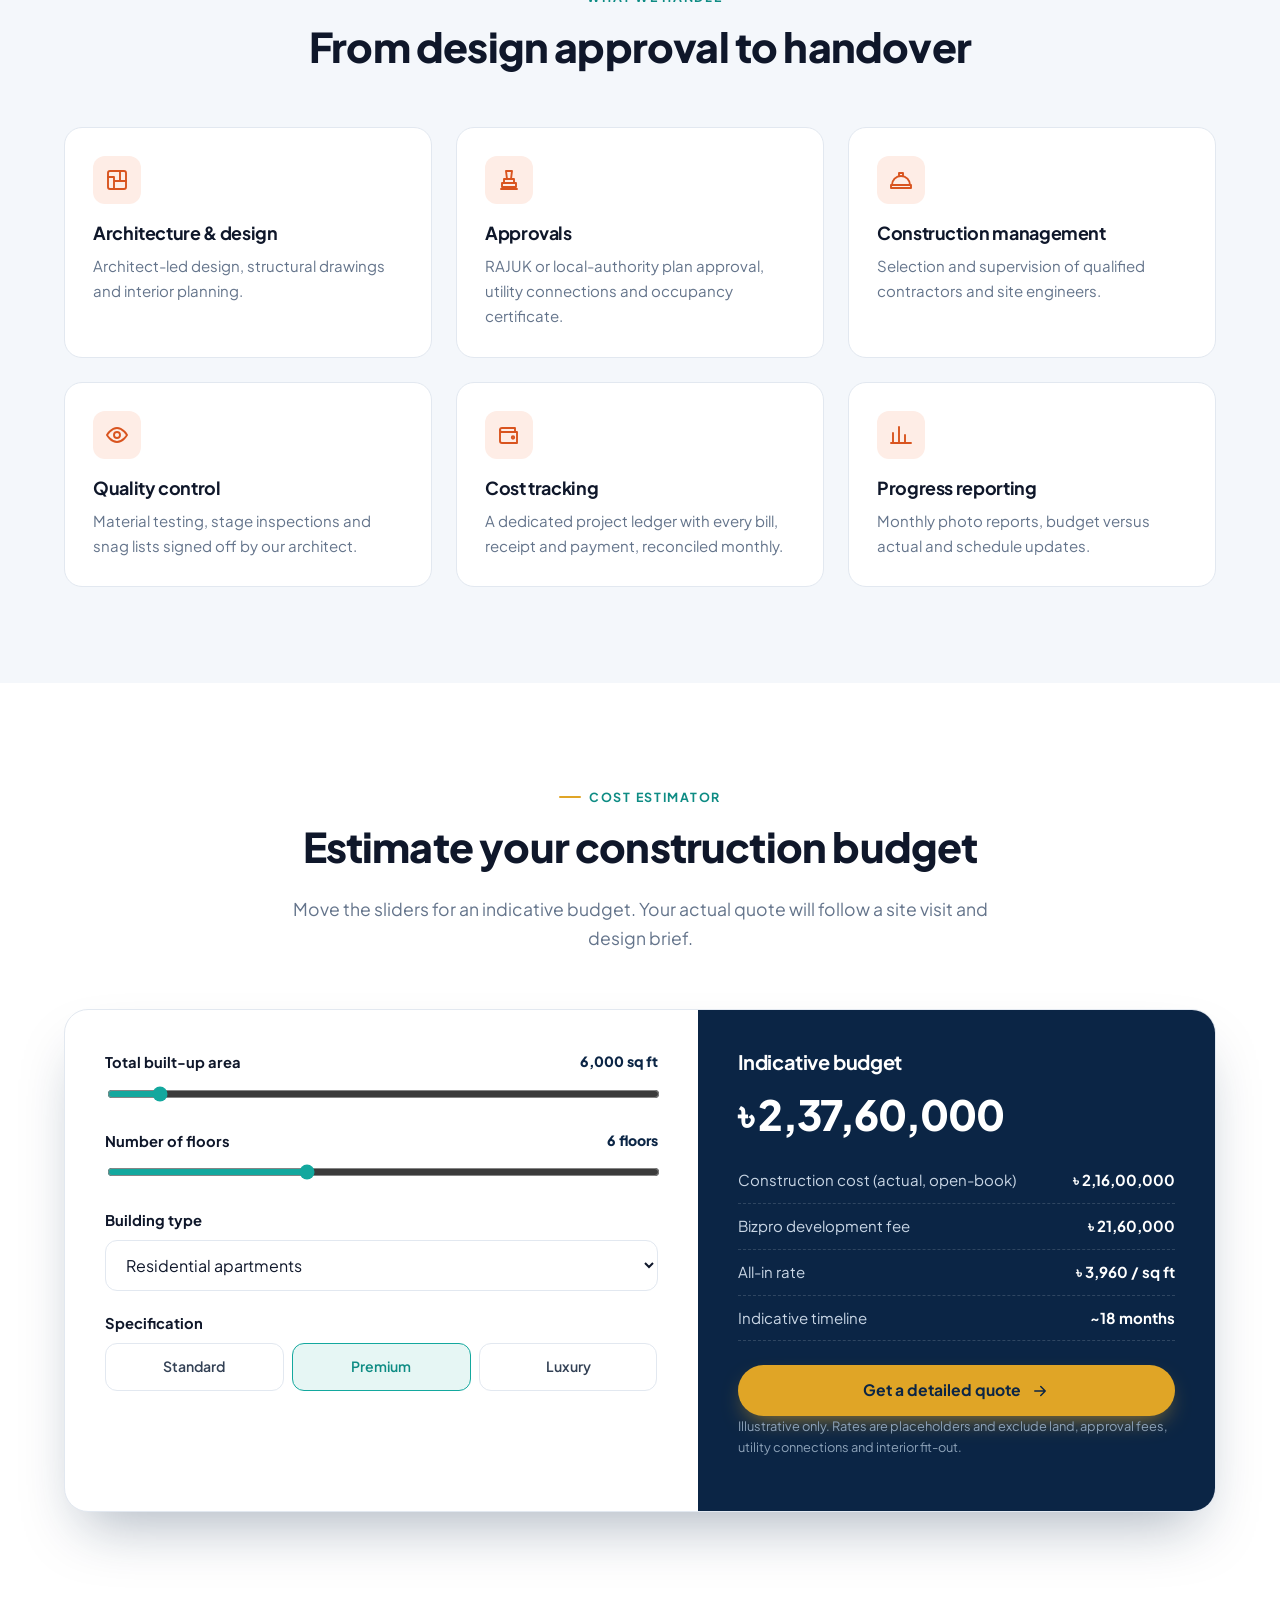
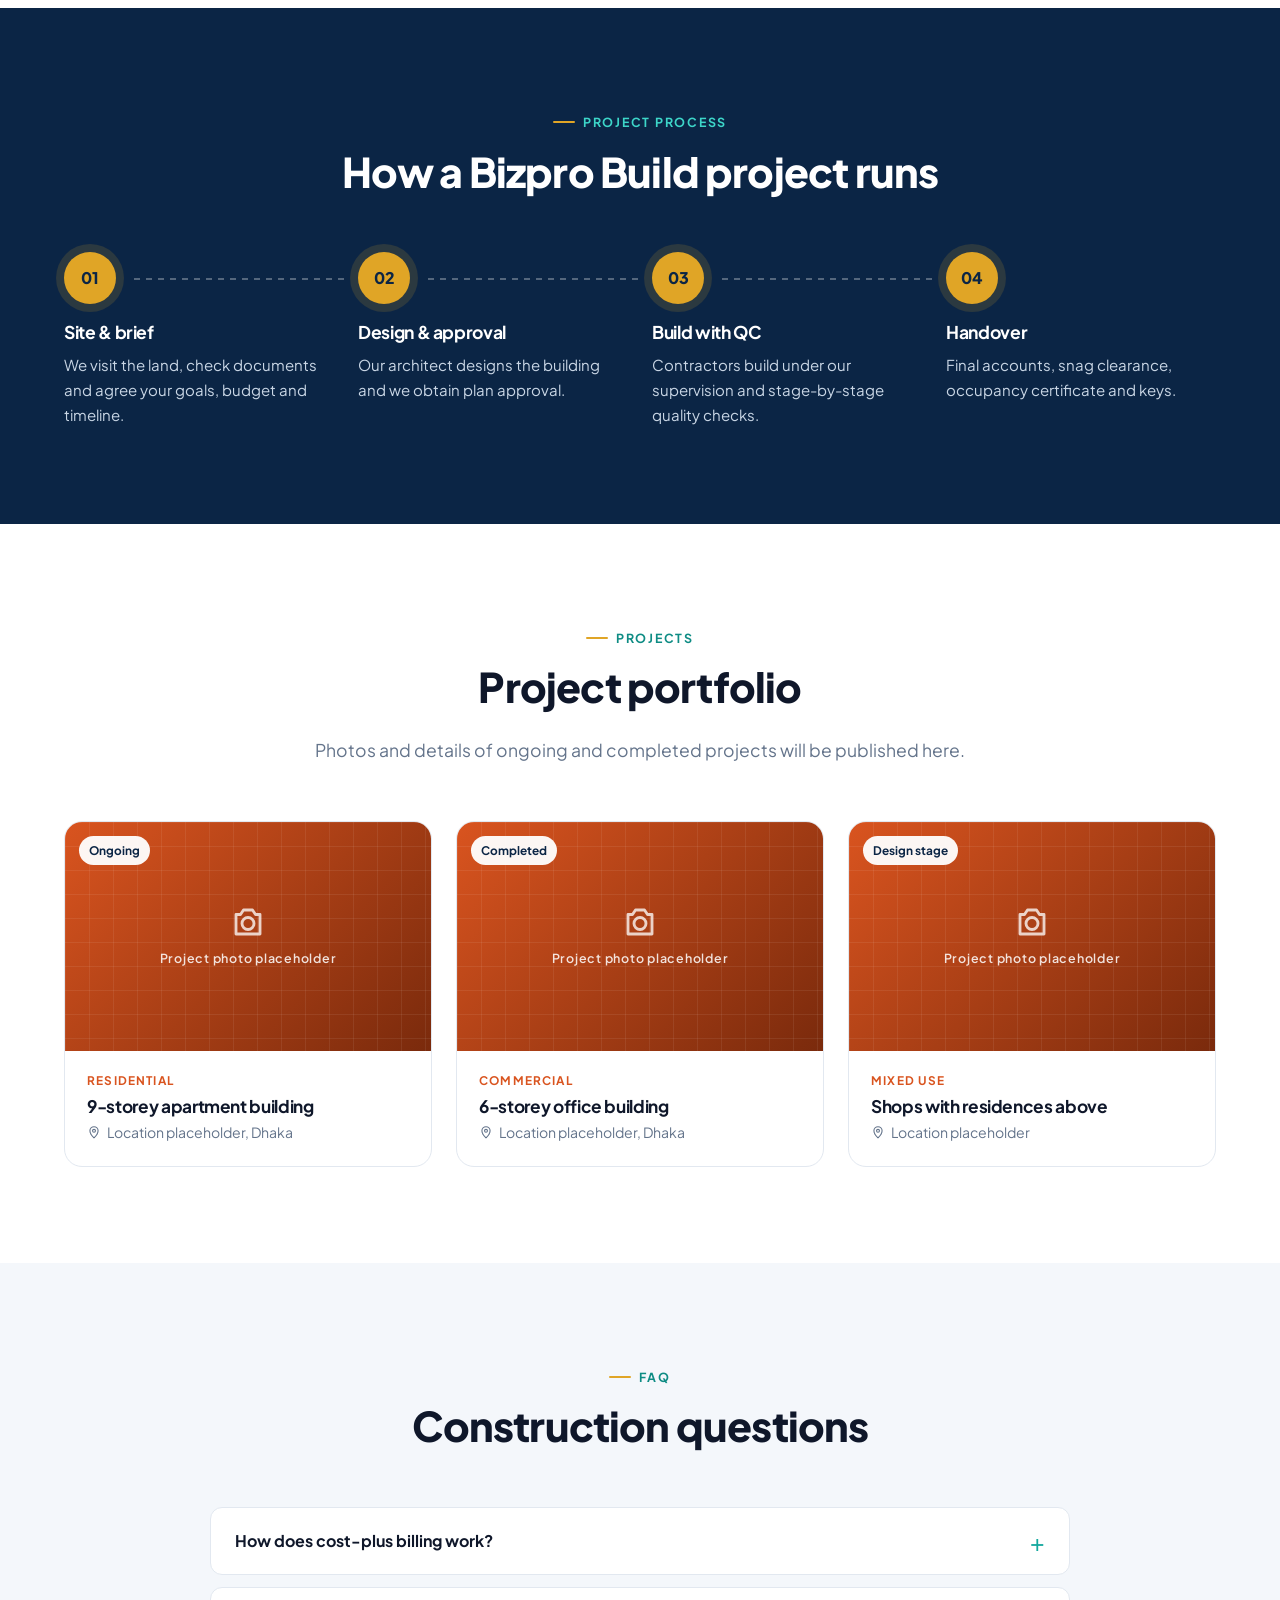
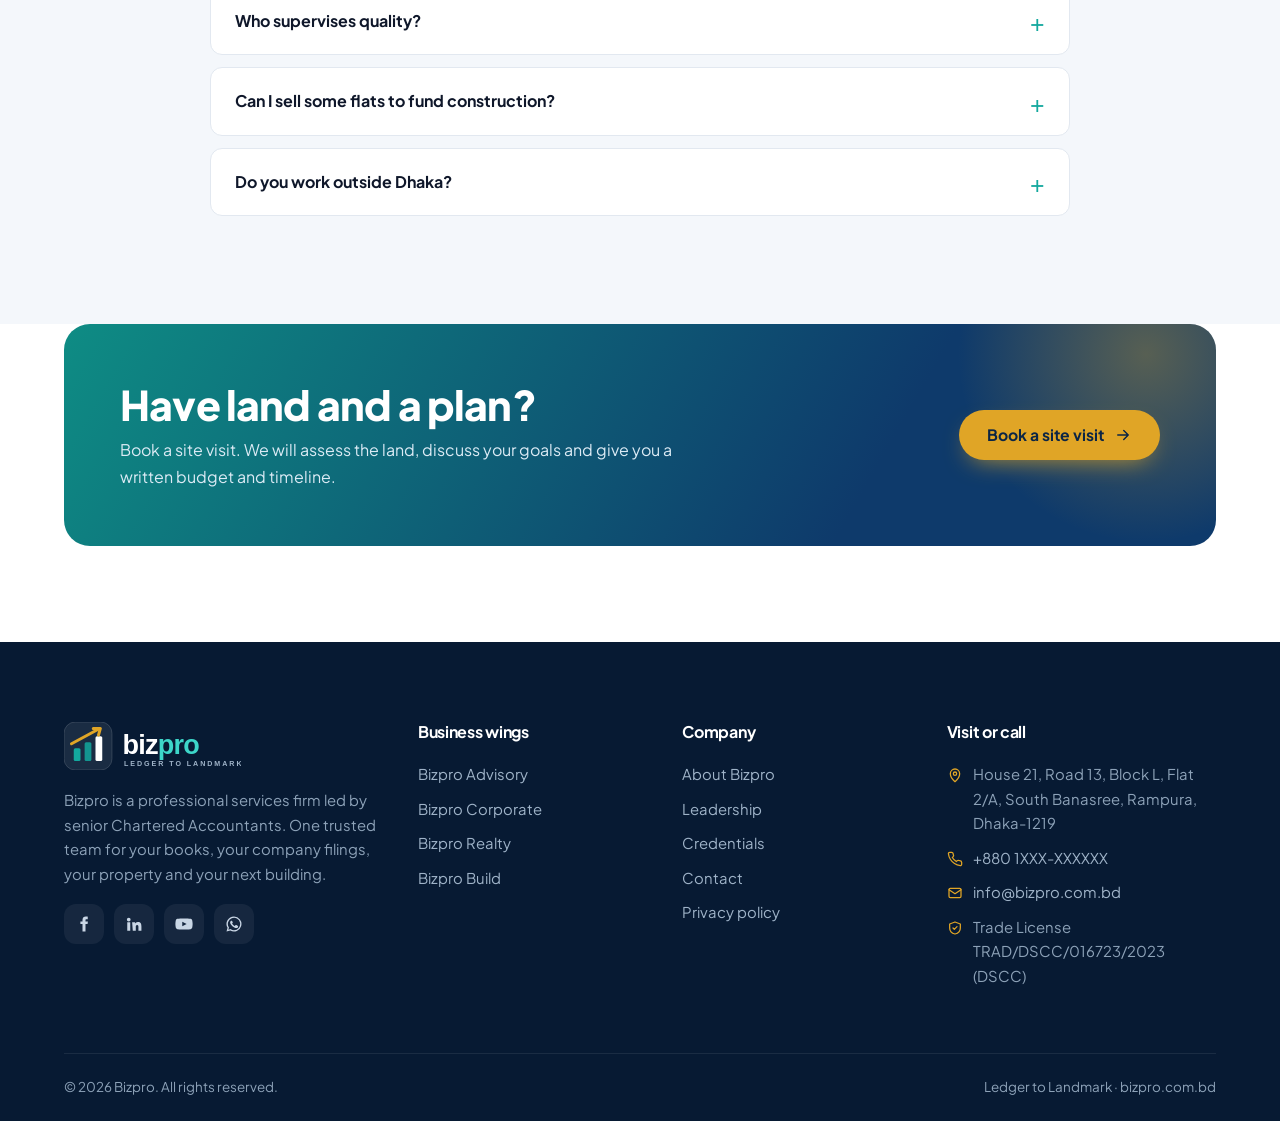
<file: website/build.html>
<!DOCTYPE html>
<html lang="en">
<head>
<meta charset="utf-8">
<meta name="viewport" content="width=device-width, initial-scale=1">
<title>Development Partner &amp; Construction on Your Land | Bizpro Build</title>
<meta name="description" content="Bizpro builds residential and commercial buildings on your land with open-book cost-plus billing, architect-led quality control and monthly progress reports.">
<link rel="canonical" href="https://www.bizpro.com.bd/build.html">
<meta property="og:type" content="website">
<meta property="og:site_name" content="Bizpro">
<meta property="og:title" content="Development Partner &amp; Construction on Your Land | Bizpro Build">
<meta property="og:description" content="Bizpro builds residential and commercial buildings on your land with open-book cost-plus billing, architect-led quality control and monthly progress reports.">
<meta property="og:url" content="https://www.bizpro.com.bd/build.html">
<meta property="og:image" content="https://www.bizpro.com.bd/assets/img/og-image.png">
<meta name="theme-color" content="#0B2545">
<link rel="icon" href="assets/img/favicon.svg" type="image/svg+xml">
<link rel="preconnect" href="https://fonts.googleapis.com">
<link rel="preconnect" href="https://fonts.gstatic.com" crossorigin>
<link href="https://fonts.googleapis.com/css2?family=Plus+Jakarta+Sans:wght@400;500;600;700;800&amp;display=swap" rel="stylesheet">
<link rel="stylesheet" href="assets/css/bizpro.css">
</head>
<body>
<a class="skip-link" href="#main">Skip to content</a>
<div class="topbar">
  <div class="container">
    <div class="topbar__items">
      <a data-bp="phone" href="#"><i data-icon="phone"></i><span>+880 1XXX-XXXXXX</span></a>
      <a data-bp="email" href="#">info@bizpro.com.bd</a>
      <span><i data-icon="clock"></i>Sun&ndash;Thu, 10:00&ndash;19:00</span>
    </div>
    <span class="topbar__badge"><i data-icon="shield"></i>DSCC Trade License TRAD/DSCC/016723/2023</span>
  </div>
</div>
<header class="header">
  <div class="container">
    <a class="brand" href="index.html" aria-label="Bizpro home"><img src="assets/img/logo.svg" alt="Bizpro &mdash; Ledger to Landmark" width="173" height="47"></a>
    <button class="nav-toggle" aria-expanded="false" aria-controls="site-nav"><i data-icon="menu"></i><span class="sr-only">Open menu</span></button>
    <nav class="nav" id="site-nav" aria-label="Main">
      <ul class="nav__list">
        <li class="nav__item"><a class="nav__link" href="index.html">Home</a></li>
        <li class="nav__item">
          <button class="nav__link" aria-expanded="false" aria-haspopup="true" aria-current="page">Services <i data-icon="chevron"></i></button>
          <div class="dropdown">
          <a href="advisory.html"><span class="wing-icon wing-icon--advisory"><i data-icon="advisory"></i></span><span><strong>Bizpro Advisory</strong><small>Accounting, tax, audit &amp; valuation</small></span></a>
          <a href="corporate.html"><span class="wing-icon wing-icon--corporate"><i data-icon="corporate"></i></span><span><strong>Bizpro Corporate</strong><small>One-stop business setup &amp; compliance</small></span></a>
          <a href="realty.html"><span class="wing-icon wing-icon--realty"><i data-icon="realty"></i></span><span><strong>Bizpro Realty</strong><small>Buy &amp; sell flats, land and commercial space</small></span></a>
          <a href="build.html" aria-current="page"><span class="wing-icon wing-icon--build"><i data-icon="build"></i></span><span><strong>Bizpro Build</strong><small>Development partner &amp; construction</small></span></a>
          </div>
        </li>
        <li class="nav__item"><a class="nav__link" href="about.html">About</a></li>
        <li class="nav__item"><a class="nav__link" href="contact.html">Contact</a></li>
      </ul>
      <a class="btn btn--primary nav__cta" href="contact.html">Book a consultation</a>
    </nav>
  </div>
</header>
<main id="main">
<section class="page-hero page-hero--build">
  <div class="container">
    <div>
      <div class="crumbs"><a href="index.html">Home</a> / Bizpro Build</div>
      <span class="eyebrow">Bizpro Build &middot; Development partner</span>
      <h1>Build on your land with full cost transparency</h1>
      <p>Bizpro builds residential and commercial buildings on behalf of landowners. You see every expense with receipts, and pay actual cost plus an agreed development fee.</p>
      <div class="hero__actions"><a class="btn btn--primary" href="#estimator">Estimate your project <i data-icon="arrow"></i></a><a class="btn btn--ghost" href="contact.html?wing=build">Book a site visit</a></div>
    </div>
    <div class="wing-icon wing-icon--build page-hero__icon"><i data-icon="build"></i></div>
  </div>
</section>
<section class="section">
  <div class="container">
    <div class="section-head reveal"><span class="eyebrow">Open-book construction</span><h2>You own the building. You see every taka.</h2><p>In a traditional land-share deal the developer controls the costs and keeps most of the flats. With Bizpro you keep ownership and control.</p></div>
    <div class="compare reveal">
      <div>
        <h3>Typical developer deal</h3>
        <ul>
          <li><i data-icon="close"></i>Developer takes a large share of the finished flats</li>
          <li><i data-icon="close"></i>Construction cost is hidden from the landowner</li>
          <li><i data-icon="close"></i>Material quality decided by the developer</li>
          <li><i data-icon="close"></i>Delays with little reporting</li>
        </ul>
      </div>
      <div>
        <h3>Bizpro development partner</h3>
        <ul>
          <li><i data-icon="check-circle"></i>You keep 100% of the building</li>
          <li><i data-icon="check-circle"></i>Every expense shared with bills and receipts</li>
          <li><i data-icon="check-circle"></i>You approve materials and finishes</li>
          <li><i data-icon="check-circle"></i>Monthly progress and cost reports, audited by accountants</li>
        </ul>
      </div>
    </div>
  </div>
</section>

<section class="section section--mist accent-build">
  <div class="container">
    <div class="section-head reveal"><span class="eyebrow">What we handle</span><h2>From design approval to handover</h2></div>
    <div class="grid-3">
  <article class="card reveal"><div class="ic"><i data-icon="blueprint"></i></div><h3>Architecture &amp; design</h3><p>Architect-led design, structural drawings and interior planning.</p></article>
  <article class="card reveal"><div class="ic"><i data-icon="stamp"></i></div><h3>Approvals</h3><p>RAJUK or local-authority plan approval, utility connections and occupancy certificate.</p></article>
  <article class="card reveal"><div class="ic"><i data-icon="hardhat"></i></div><h3>Construction management</h3><p>Selection and supervision of qualified contractors and site engineers.</p></article>
  <article class="card reveal"><div class="ic"><i data-icon="eye"></i></div><h3>Quality control</h3><p>Material testing, stage inspections and snag lists signed off by our architect.</p></article>
  <article class="card reveal"><div class="ic"><i data-icon="wallet"></i></div><h3>Cost tracking</h3><p>A dedicated project ledger with every bill, receipt and payment, reconciled monthly.</p></article>
  <article class="card reveal"><div class="ic"><i data-icon="chart"></i></div><h3>Progress reporting</h3><p>Monthly photo reports, budget versus actual and schedule updates.</p></article>
</div>
  </div>
</section>

<section class="section" id="estimator">
  <div class="container">
    <div class="section-head reveal"><span class="eyebrow">Cost estimator</span><h2>Estimate your construction budget</h2><p>Move the sliders for an indicative budget. Your actual quote will follow a site visit and design brief.</p></div>
    <div class="calc reveal">
      <form class="calc__form" onsubmit="return false">
        <div class="field">
          <div class="range-row"><label for="est-area">Total built-up area</label><output id="est-area-out" for="est-area">6,000 sq ft</output></div>
          <input type="range" id="est-area" min="1000" max="60000" step="500" value="6000">
        </div>
        <div class="field">
          <div class="range-row"><label for="est-floors">Number of floors</label><output id="est-floors-out" for="est-floors">6 floors</output></div>
          <input type="range" id="est-floors" min="1" max="15" step="1" value="6">
        </div>
        <div class="field">
          <label for="est-type">Building type</label>
          <select id="est-type"><option value="residential">Residential apartments</option><option value="commercial">Commercial / office</option><option value="mixed">Mixed use</option></select>
        </div>
        <div class="field">
          <span class="label">Specification</span>
          <div class="seg">
            <label><input type="radio" name="spec" value="standard"><span>Standard</span></label>
            <label><input type="radio" name="spec" value="premium" checked><span>Premium</span></label>
            <label><input type="radio" name="spec" value="luxury"><span>Luxury</span></label>
          </div>
        </div>
      </form>
      <div class="calc__out" aria-live="polite">
        <h3>Indicative budget</h3>
        <div class="calc__total" id="est-total">&mdash;</div>
        <ul class="calc__rows">
          <li><span>Construction cost (actual, open-book)</span><strong id="est-cost">&mdash;</strong></li>
          <li><span>Bizpro development fee</span><strong id="est-fee">&mdash;</strong></li>
          <li><span>All-in rate</span><strong id="est-rate">&mdash;</strong></li>
          <li><span>Indicative timeline</span><strong id="est-months">&mdash;</strong></li>
        </ul>
        <a class="btn btn--primary" href="contact.html?wing=build">Get a detailed quote <i data-icon="arrow"></i></a>
        <p class="calc__note">Illustrative only. Rates are placeholders and exclude land, approval fees, utility connections and interior fit-out.</p>
      </div>
    </div>
  </div>
</section>

<section class="section section--navy">
  <div class="container">
    <div class="section-head reveal"><span class="eyebrow">Project process</span><h2>How a Bizpro Build project runs</h2></div>
    <div class="steps"><div class="step reveal"><h3>Site &amp; brief</h3><p>We visit the land, check documents and agree your goals, budget and timeline.</p></div><div class="step reveal"><h3>Design &amp; approval</h3><p>Our architect designs the building and we obtain plan approval.</p></div><div class="step reveal"><h3>Build with QC</h3><p>Contractors build under our supervision and stage-by-stage quality checks.</p></div><div class="step reveal"><h3>Handover</h3><p>Final accounts, snag clearance, occupancy certificate and keys.</p></div></div>
  </div>
</section>

<section class="section">
  <div class="container">
    <div class="section-head reveal"><span class="eyebrow">Projects</span><h2>Project portfolio</h2><p>Photos and details of ongoing and completed projects will be published here.</p></div>
    <!-- PLACEHOLDER project portfolio -->
    <div class="grid-3">
      <article class="listing reveal"><div class="ph ph--build "><span class="ph__badge">Ongoing</span><div class="ph__label"><i data-icon="camera"></i>Project photo placeholder</div></div><div class="listing__body"><div class="listing__type" style="color:#D9541F">Residential</div><h3>9-storey apartment building</h3><div class="listing__loc"><i data-icon="pin"></i>Location placeholder, Dhaka</div></div></article>
      <article class="listing reveal"><div class="ph ph--build "><span class="ph__badge">Completed</span><div class="ph__label"><i data-icon="camera"></i>Project photo placeholder</div></div><div class="listing__body"><div class="listing__type" style="color:#D9541F">Commercial</div><h3>6-storey office building</h3><div class="listing__loc"><i data-icon="pin"></i>Location placeholder, Dhaka</div></div></article>
      <article class="listing reveal"><div class="ph ph--build "><span class="ph__badge">Design stage</span><div class="ph__label"><i data-icon="camera"></i>Project photo placeholder</div></div><div class="listing__body"><div class="listing__type" style="color:#D9541F">Mixed use</div><h3>Shops with residences above</h3><div class="listing__loc"><i data-icon="pin"></i>Location placeholder</div></div></article>
    </div>
  </div>
</section>

<section class="section section--mist">
  <div class="container">
    <div class="section-head reveal"><span class="eyebrow">FAQ</span><h2>Construction questions</h2></div>
    <div class="faq"><details><summary>How does cost-plus billing work?</summary><div><p>You fund the project in stages. We spend on your behalf, record every bill and receipt in a project ledger you can review, and charge our agreed development fee on top of actual cost.</p></div></details><details><summary>Who supervises quality?</summary><div><p>Our partner architect and site engineers inspect each stage: foundation, structure, masonry, MEP and finishing. You receive the inspection reports.</p></div></details><details><summary>Can I sell some flats to fund construction?</summary><div><p>Yes. Bizpro Realty can market flats during construction to help fund the build.</p></div></details><details><summary>Do you work outside Dhaka?</summary><div><p>Yes, subject to a site assessment. Contact us with the land location.</p></div></details></div>
  </div>
</section>
<section class="section" style="padding-top:0">
  <div class="container">
    <div class="cta-band reveal">
      <div><h2>Have land and a plan?</h2><p>Book a site visit. We will assess the land, discuss your goals and give you a written budget and timeline.</p></div>
      <a class="btn btn--primary" href="contact.html?wing=build">Book a site visit <i data-icon="arrow"></i></a>
    </div>
  </div>
</section>

</main>
<footer class="footer">
  <div class="container">
    <div class="footer__grid">
      <div>
        <img src="assets/img/logo-white.svg" alt="Bizpro" width="177" height="48">
        <p>Bizpro is a professional services firm led by senior Chartered Accountants. One trusted team for your books, your company filings, your property and your next building.</p>
        <div class="social">
          <a href="#" aria-label="Bizpro on Facebook"><i data-icon="facebook"></i></a>
          <a href="#" aria-label="Bizpro on LinkedIn"><i data-icon="linkedin"></i></a>
          <a href="#" aria-label="Bizpro on YouTube"><i data-icon="youtube"></i></a>
          <a data-bp="whatsapp" href="#" aria-label="Chat with Bizpro on WhatsApp"><i data-icon="whatsapp"></i></a>
        </div>
      </div>
      <div>
        <h4>Business wings</h4>
        <ul>
          <li><a href="advisory.html">Bizpro Advisory</a></li>
          <li><a href="corporate.html">Bizpro Corporate</a></li>
          <li><a href="realty.html">Bizpro Realty</a></li>
          <li><a href="build.html">Bizpro Build</a></li>
        </ul>
      </div>
      <div>
        <h4>Company</h4>
        <ul>
          <li><a href="about.html">About Bizpro</a></li>
          <li><a href="about.html#leadership">Leadership</a></li>
          <li><a href="about.html#credentials">Credentials</a></li>
          <li><a href="contact.html">Contact</a></li>
          <li><a href="privacy.html">Privacy policy</a></li>
        </ul>
      </div>
      <div>
        <h4>Visit or call</h4>
        <ul class="footer__contact">
          <li><i data-icon="pin"></i><span>House 21, Road 13, Block L, Flat 2/A, South Banasree, Rampura, Dhaka-1219</span></li>
          <li><i data-icon="phone"></i><a data-bp="phone" href="#">+880 1XXX-XXXXXX</a></li>
          <li><i data-icon="mail"></i><a data-bp="email" href="#">info@bizpro.com.bd</a></li>
          <li><i data-icon="shield"></i><span>Trade License TRAD/DSCC/016723/2023 (DSCC)</span></li>
        </ul>
      </div>
    </div>
    <div class="footer__bottom">
      <span>&copy; <span data-year>2026</span> Bizpro. All rights reserved.</span>
      <span>Ledger to Landmark &middot; bizpro.com.bd</span>
    </div>
  </div>
</footer>
<a class="fab" data-bp="whatsapp" href="#" aria-label="Chat on WhatsApp"><i data-icon="whatsapp"></i></a>
<button class="to-top" aria-label="Back to top"><i data-icon="arrow-up"></i></button>
<script src="assets/js/bizpro.js" defer></script>
</body>
</html>
</file>
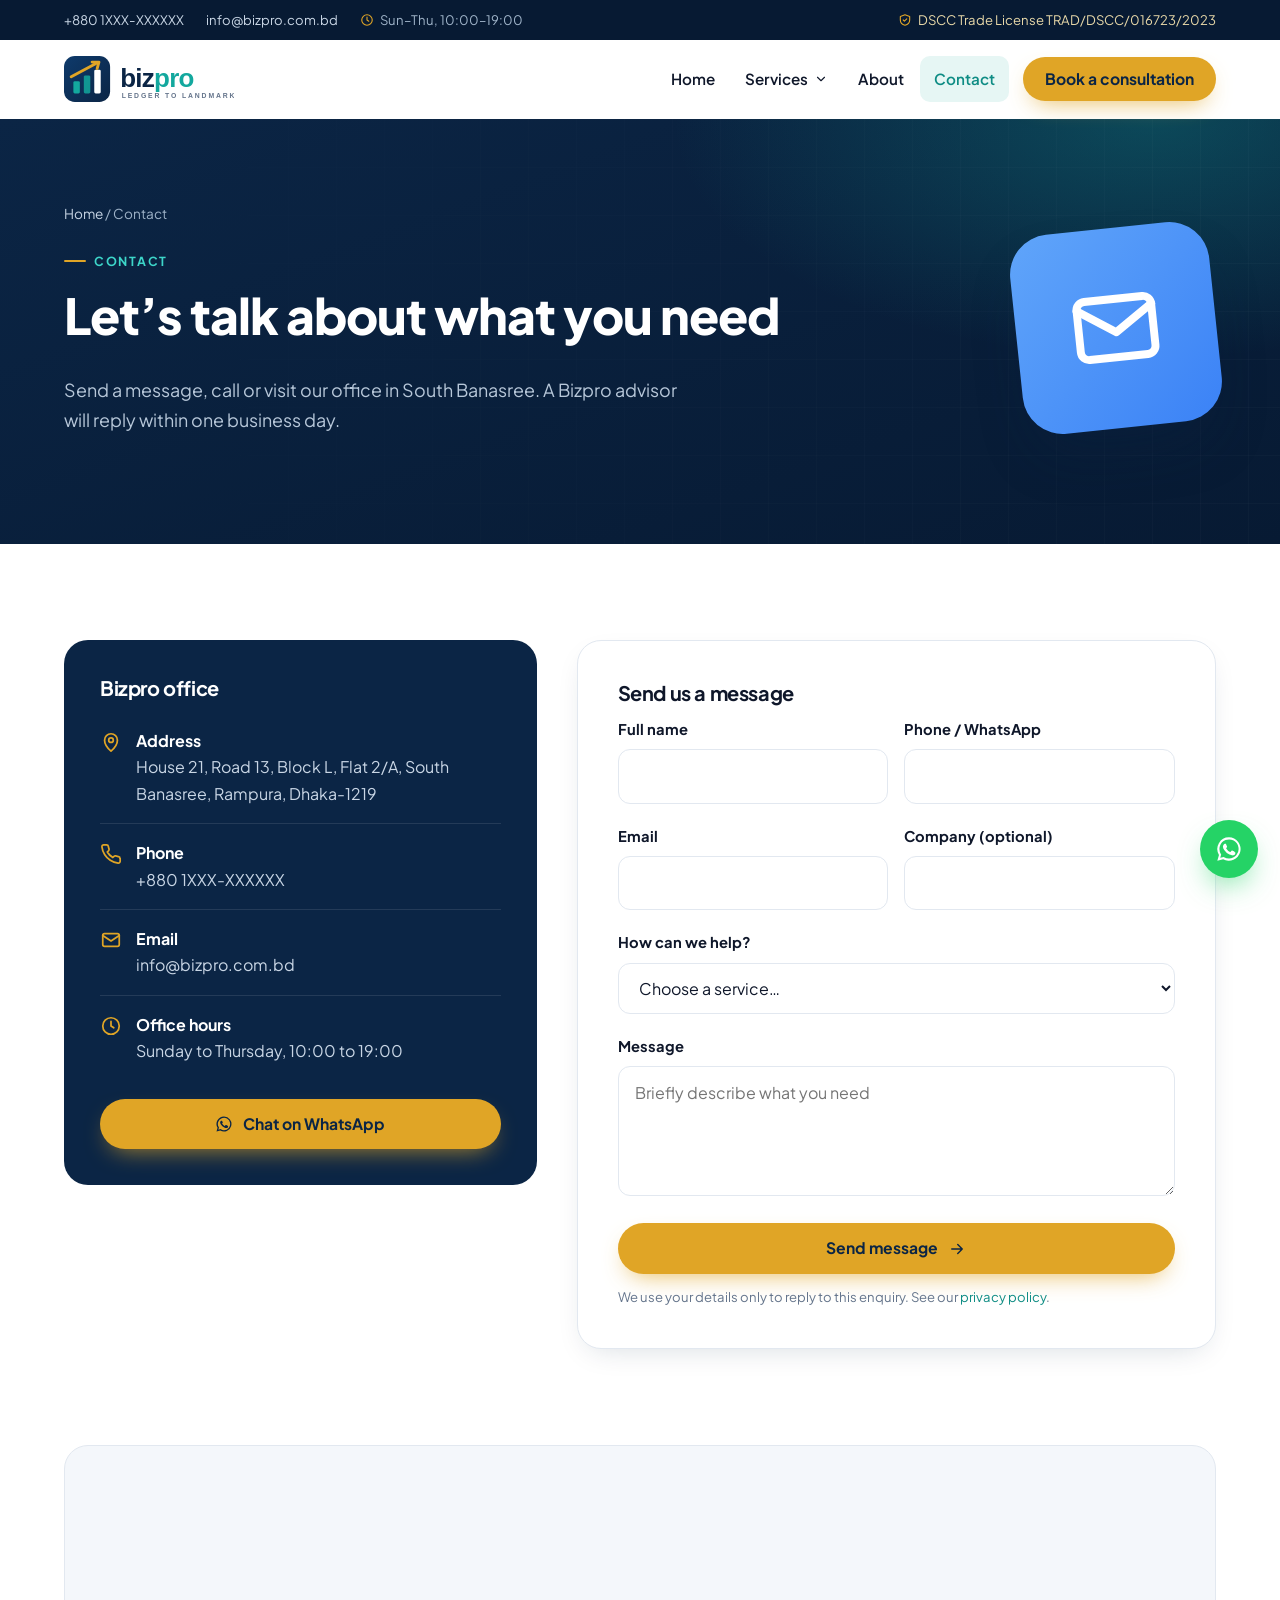
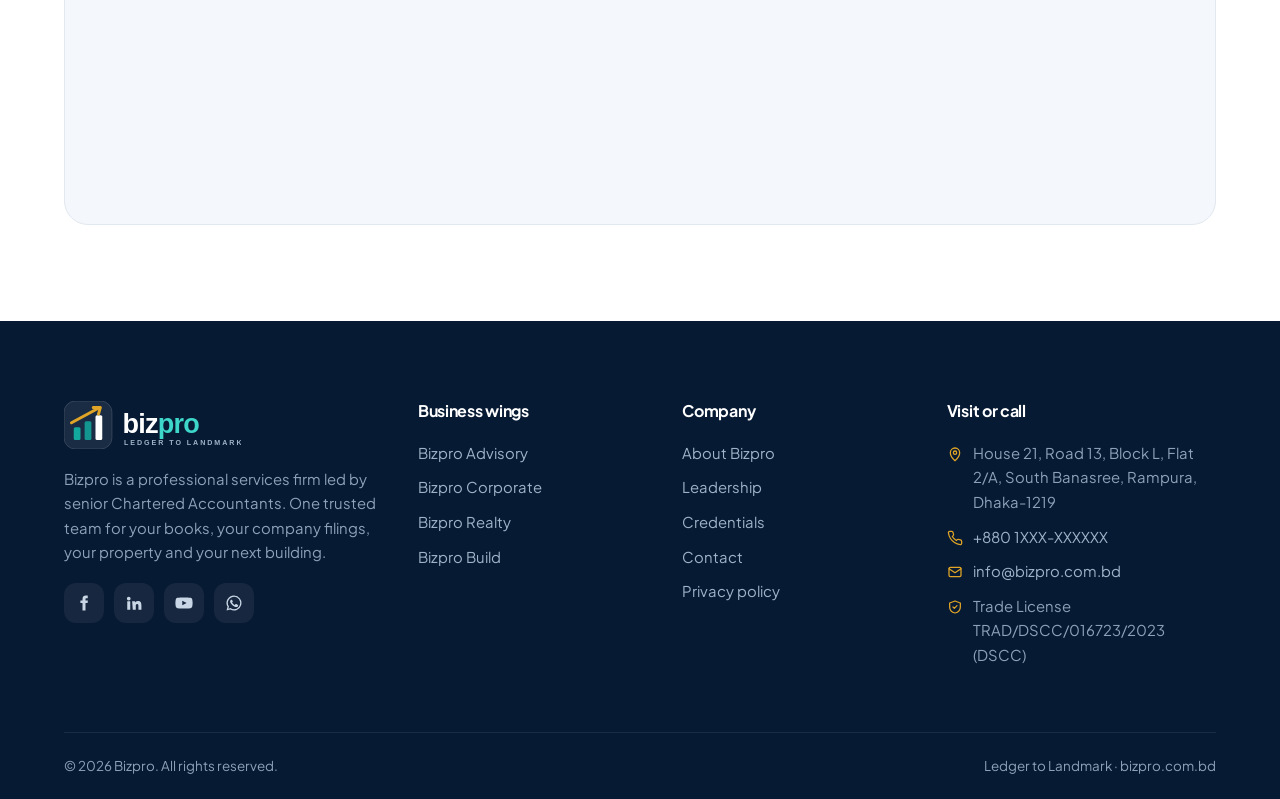
<file: website/contact.html>
<!DOCTYPE html>
<html lang="en">
<head>
<meta charset="utf-8">
<meta name="viewport" content="width=device-width, initial-scale=1">
<title>Contact Bizpro | South Banasree, Dhaka</title>
<meta name="description" content="Contact Bizpro for accounting, tax, company registration, property brokerage or construction. Office in South Banasree, Rampura, Dhaka-1219.">
<link rel="canonical" href="https://www.bizpro.com.bd/contact.html">
<meta property="og:type" content="website">
<meta property="og:site_name" content="Bizpro">
<meta property="og:title" content="Contact Bizpro | South Banasree, Dhaka">
<meta property="og:description" content="Contact Bizpro for accounting, tax, company registration, property brokerage or construction. Office in South Banasree, Rampura, Dhaka-1219.">
<meta property="og:url" content="https://www.bizpro.com.bd/contact.html">
<meta property="og:image" content="https://www.bizpro.com.bd/assets/img/og-image.png">
<meta name="theme-color" content="#0B2545">
<link rel="icon" href="assets/img/favicon.svg" type="image/svg+xml">
<link rel="preconnect" href="https://fonts.googleapis.com">
<link rel="preconnect" href="https://fonts.gstatic.com" crossorigin>
<link href="https://fonts.googleapis.com/css2?family=Plus+Jakarta+Sans:wght@400;500;600;700;800&amp;display=swap" rel="stylesheet">
<link rel="stylesheet" href="assets/css/bizpro.css">
</head>
<body>
<a class="skip-link" href="#main">Skip to content</a>
<div class="topbar">
  <div class="container">
    <div class="topbar__items">
      <a data-bp="phone" href="#"><i data-icon="phone"></i><span>+880 1XXX-XXXXXX</span></a>
      <a data-bp="email" href="#">info@bizpro.com.bd</a>
      <span><i data-icon="clock"></i>Sun&ndash;Thu, 10:00&ndash;19:00</span>
    </div>
    <span class="topbar__badge"><i data-icon="shield"></i>DSCC Trade License TRAD/DSCC/016723/2023</span>
  </div>
</div>
<header class="header">
  <div class="container">
    <a class="brand" href="index.html" aria-label="Bizpro home"><img src="assets/img/logo.svg" alt="Bizpro &mdash; Ledger to Landmark" width="173" height="47"></a>
    <button class="nav-toggle" aria-expanded="false" aria-controls="site-nav"><i data-icon="menu"></i><span class="sr-only">Open menu</span></button>
    <nav class="nav" id="site-nav" aria-label="Main">
      <ul class="nav__list">
        <li class="nav__item"><a class="nav__link" href="index.html">Home</a></li>
        <li class="nav__item">
          <button class="nav__link" aria-expanded="false" aria-haspopup="true">Services <i data-icon="chevron"></i></button>
          <div class="dropdown">
          <a href="advisory.html"><span class="wing-icon wing-icon--advisory"><i data-icon="advisory"></i></span><span><strong>Bizpro Advisory</strong><small>Accounting, tax, audit &amp; valuation</small></span></a>
          <a href="corporate.html"><span class="wing-icon wing-icon--corporate"><i data-icon="corporate"></i></span><span><strong>Bizpro Corporate</strong><small>One-stop business setup &amp; compliance</small></span></a>
          <a href="realty.html"><span class="wing-icon wing-icon--realty"><i data-icon="realty"></i></span><span><strong>Bizpro Realty</strong><small>Buy &amp; sell flats, land and commercial space</small></span></a>
          <a href="build.html"><span class="wing-icon wing-icon--build"><i data-icon="build"></i></span><span><strong>Bizpro Build</strong><small>Development partner &amp; construction</small></span></a>
          </div>
        </li>
        <li class="nav__item"><a class="nav__link" href="about.html">About</a></li>
        <li class="nav__item"><a class="nav__link" href="contact.html" aria-current="page">Contact</a></li>
      </ul>
      <a class="btn btn--primary nav__cta" href="contact.html">Book a consultation</a>
    </nav>
  </div>
</header>
<main id="main">
<section class="page-hero">
  <div class="container">
    <div>
      <div class="crumbs"><a href="index.html">Home</a> / Contact</div>
      <span class="eyebrow">Contact</span>
      <h1>Let&rsquo;s talk about what you need</h1>
      <p>Send a message, call or visit our office in South Banasree. A Bizpro advisor will reply within one business day.</p>
    </div>
    <div class="wing-icon wing-icon--corporate page-hero__icon"><i data-icon="mail"></i></div>
  </div>
</section>

<section class="section">
  <div class="container contact-grid">
    <aside class="contact-card reveal">
      <h3>Bizpro office</h3>
      <div class="contact-item"><i data-icon="pin"></i><div><strong>Address</strong>House 21, Road 13, Block L, Flat 2/A, South Banasree, Rampura, Dhaka-1219</div></div>
      <div class="contact-item"><i data-icon="phone"></i><div><strong>Phone</strong><a data-bp="phone" href="#">+880 1XXX-XXXXXX</a></div></div>
      <div class="contact-item"><i data-icon="mail"></i><div><strong>Email</strong><a data-bp="email" href="#">info@bizpro.com.bd</a></div></div>
      <div class="contact-item"><i data-icon="clock"></i><div><strong>Office hours</strong>Sunday to Thursday, 10:00 to 19:00</div></div>
      <a class="btn btn--primary btn--block" data-bp="whatsapp" href="#" style="margin-top:18px"><i data-icon="whatsapp"></i> Chat on WhatsApp</a>
    </aside>
    <form class="contact-form reveal" data-bp-form data-subject="Website enquiry" novalidate>
      <h3>Send us a message</h3>
      <div class="field-row">
        <div class="field"><label for="c-name">Full name</label><input id="c-name" name="name" required autocomplete="name"><div class="err">Please enter your name.</div></div>
        <div class="field"><label for="c-phone">Phone / WhatsApp</label><input id="c-phone" name="phone" type="tel" required autocomplete="tel"><div class="err">Please enter a valid phone number.</div></div>
      </div>
      <div class="field-row">
        <div class="field"><label for="c-email">Email</label><input id="c-email" name="email" type="email" required autocomplete="email"><div class="err">Please enter a valid email.</div></div>
        <div class="field"><label for="c-company">Company (optional)</label><input id="c-company" name="company" autocomplete="organization"></div>
      </div>
      <div class="field"><label for="c-wing">How can we help?</label>
        <select id="c-wing" name="wing" required><option value="">Choose a service&hellip;</option><option value="advisory">Bizpro Advisory &mdash; Accounting, tax, audit &amp; valuation</option><option value="corporate">Bizpro Corporate &mdash; One-stop business setup &amp; compliance</option><option value="realty">Bizpro Realty &mdash; Buy &amp; sell flats, land and commercial space</option><option value="build">Bizpro Build &mdash; Development partner &amp; construction</option><option value="other">Something else</option></select>
        <div class="err">Please choose a service.</div></div>
      <div class="field"><label for="c-msg">Message</label><textarea id="c-msg" name="message" required placeholder="Briefly describe what you need"></textarea><div class="err">Please write a short message.</div></div>
      <input type="text" name="company_site" tabindex="-1" autocomplete="off" style="position:absolute;left:-9999px" aria-hidden="true">
      <button class="btn btn--primary btn--block" type="submit">Send message <i data-icon="arrow"></i></button>
      <p style="font-size:.82rem;color:var(--bp-muted);margin:12px 0 0">We use your details only to reply to this enquiry. See our <a href="privacy.html">privacy policy</a>.</p>
      <div class="form-status" role="status" aria-live="polite"></div>
    </form>
  </div>
</section>

<section class="section" style="padding-top:0">
  <div class="container">
    <div class="map reveal">
      <iframe title="Bizpro office location, South Banasree, Dhaka" loading="lazy" referrerpolicy="no-referrer-when-downgrade"
        src="https://maps.google.com/maps?q=Block%20L%2C%20South%20Banasree%2C%20Dhaka%201219&amp;z=15&amp;output=embed"></iframe>
    </div>
  </div>
</section>
</main>
<footer class="footer">
  <div class="container">
    <div class="footer__grid">
      <div>
        <img src="assets/img/logo-white.svg" alt="Bizpro" width="177" height="48">
        <p>Bizpro is a professional services firm led by senior Chartered Accountants. One trusted team for your books, your company filings, your property and your next building.</p>
        <div class="social">
          <a href="#" aria-label="Bizpro on Facebook"><i data-icon="facebook"></i></a>
          <a href="#" aria-label="Bizpro on LinkedIn"><i data-icon="linkedin"></i></a>
          <a href="#" aria-label="Bizpro on YouTube"><i data-icon="youtube"></i></a>
          <a data-bp="whatsapp" href="#" aria-label="Chat with Bizpro on WhatsApp"><i data-icon="whatsapp"></i></a>
        </div>
      </div>
      <div>
        <h4>Business wings</h4>
        <ul>
          <li><a href="advisory.html">Bizpro Advisory</a></li>
          <li><a href="corporate.html">Bizpro Corporate</a></li>
          <li><a href="realty.html">Bizpro Realty</a></li>
          <li><a href="build.html">Bizpro Build</a></li>
        </ul>
      </div>
      <div>
        <h4>Company</h4>
        <ul>
          <li><a href="about.html">About Bizpro</a></li>
          <li><a href="about.html#leadership">Leadership</a></li>
          <li><a href="about.html#credentials">Credentials</a></li>
          <li><a href="contact.html">Contact</a></li>
          <li><a href="privacy.html">Privacy policy</a></li>
        </ul>
      </div>
      <div>
        <h4>Visit or call</h4>
        <ul class="footer__contact">
          <li><i data-icon="pin"></i><span>House 21, Road 13, Block L, Flat 2/A, South Banasree, Rampura, Dhaka-1219</span></li>
          <li><i data-icon="phone"></i><a data-bp="phone" href="#">+880 1XXX-XXXXXX</a></li>
          <li><i data-icon="mail"></i><a data-bp="email" href="#">info@bizpro.com.bd</a></li>
          <li><i data-icon="shield"></i><span>Trade License TRAD/DSCC/016723/2023 (DSCC)</span></li>
        </ul>
      </div>
    </div>
    <div class="footer__bottom">
      <span>&copy; <span data-year>2026</span> Bizpro. All rights reserved.</span>
      <span>Ledger to Landmark &middot; bizpro.com.bd</span>
    </div>
  </div>
</footer>
<a class="fab" data-bp="whatsapp" href="#" aria-label="Chat on WhatsApp"><i data-icon="whatsapp"></i></a>
<button class="to-top" aria-label="Back to top"><i data-icon="arrow-up"></i></button>
<script src="assets/js/bizpro.js" defer></script>
</body>
</html>
</file>
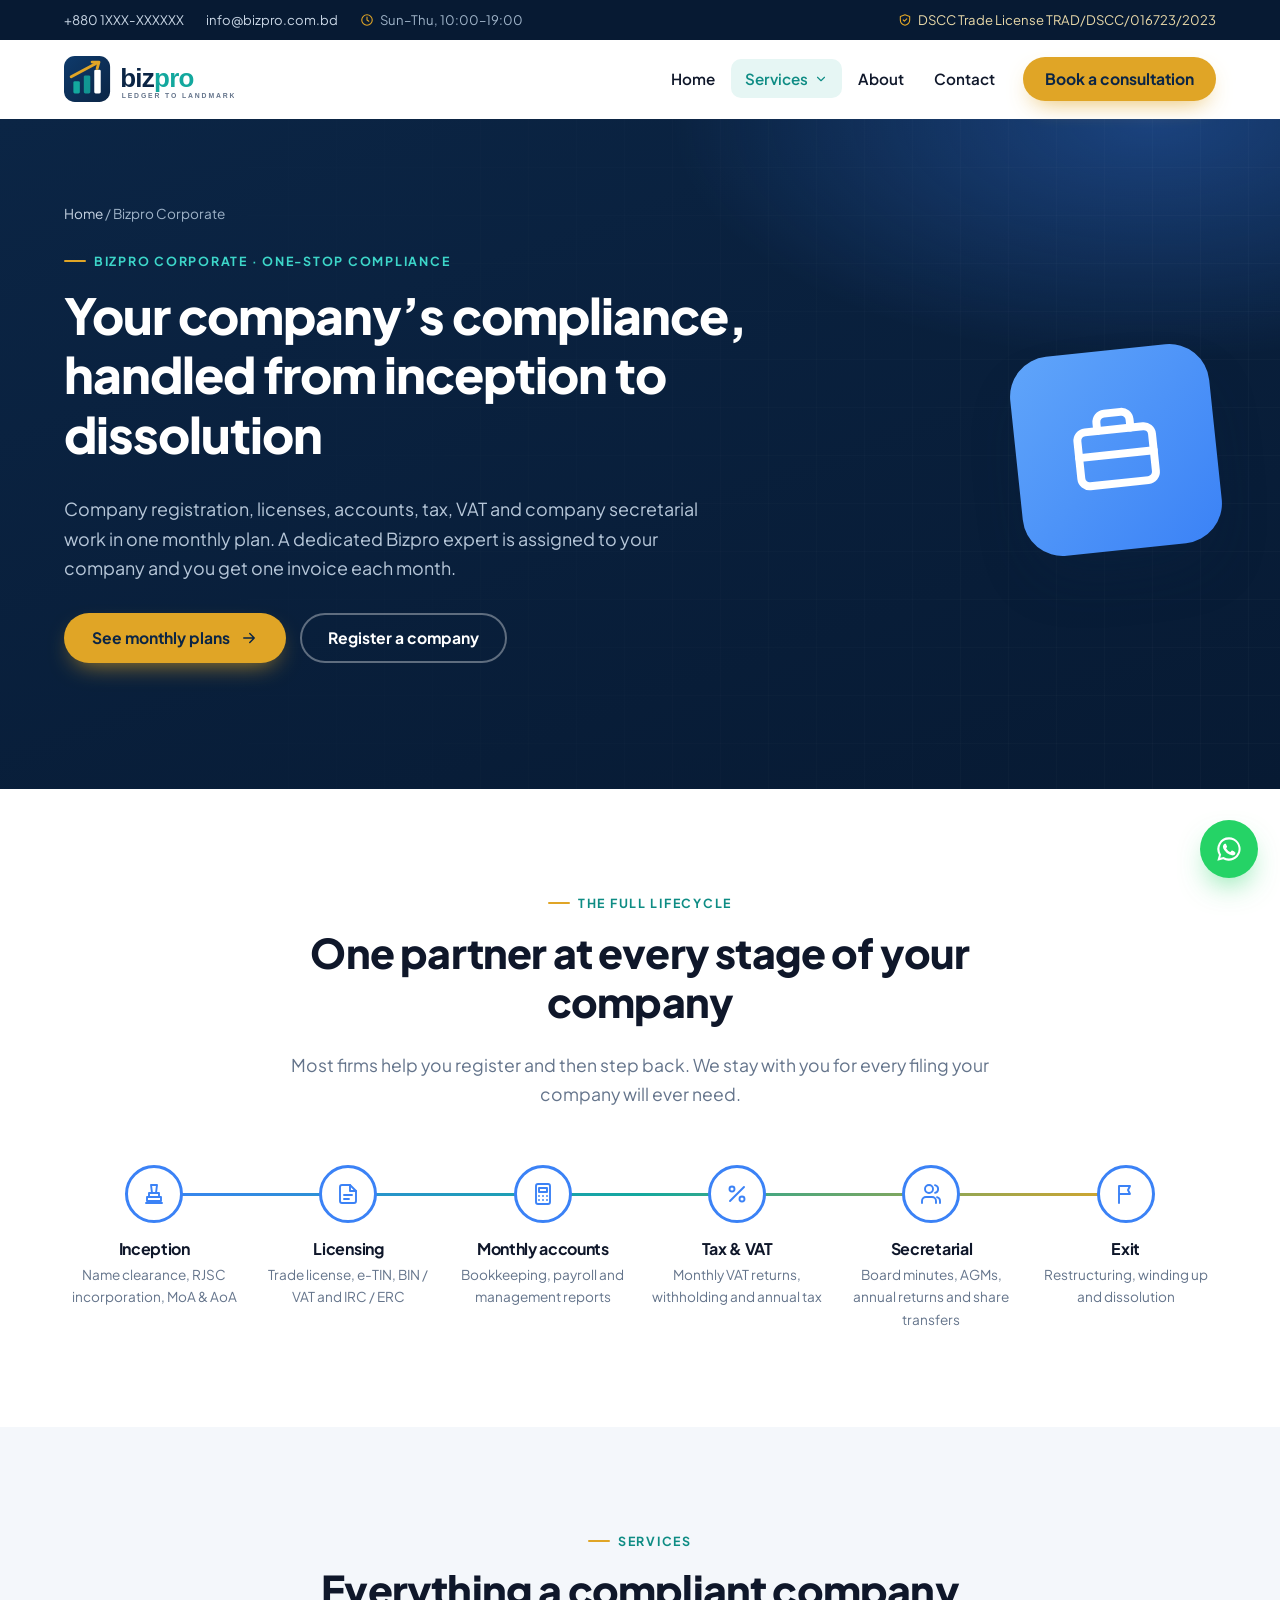
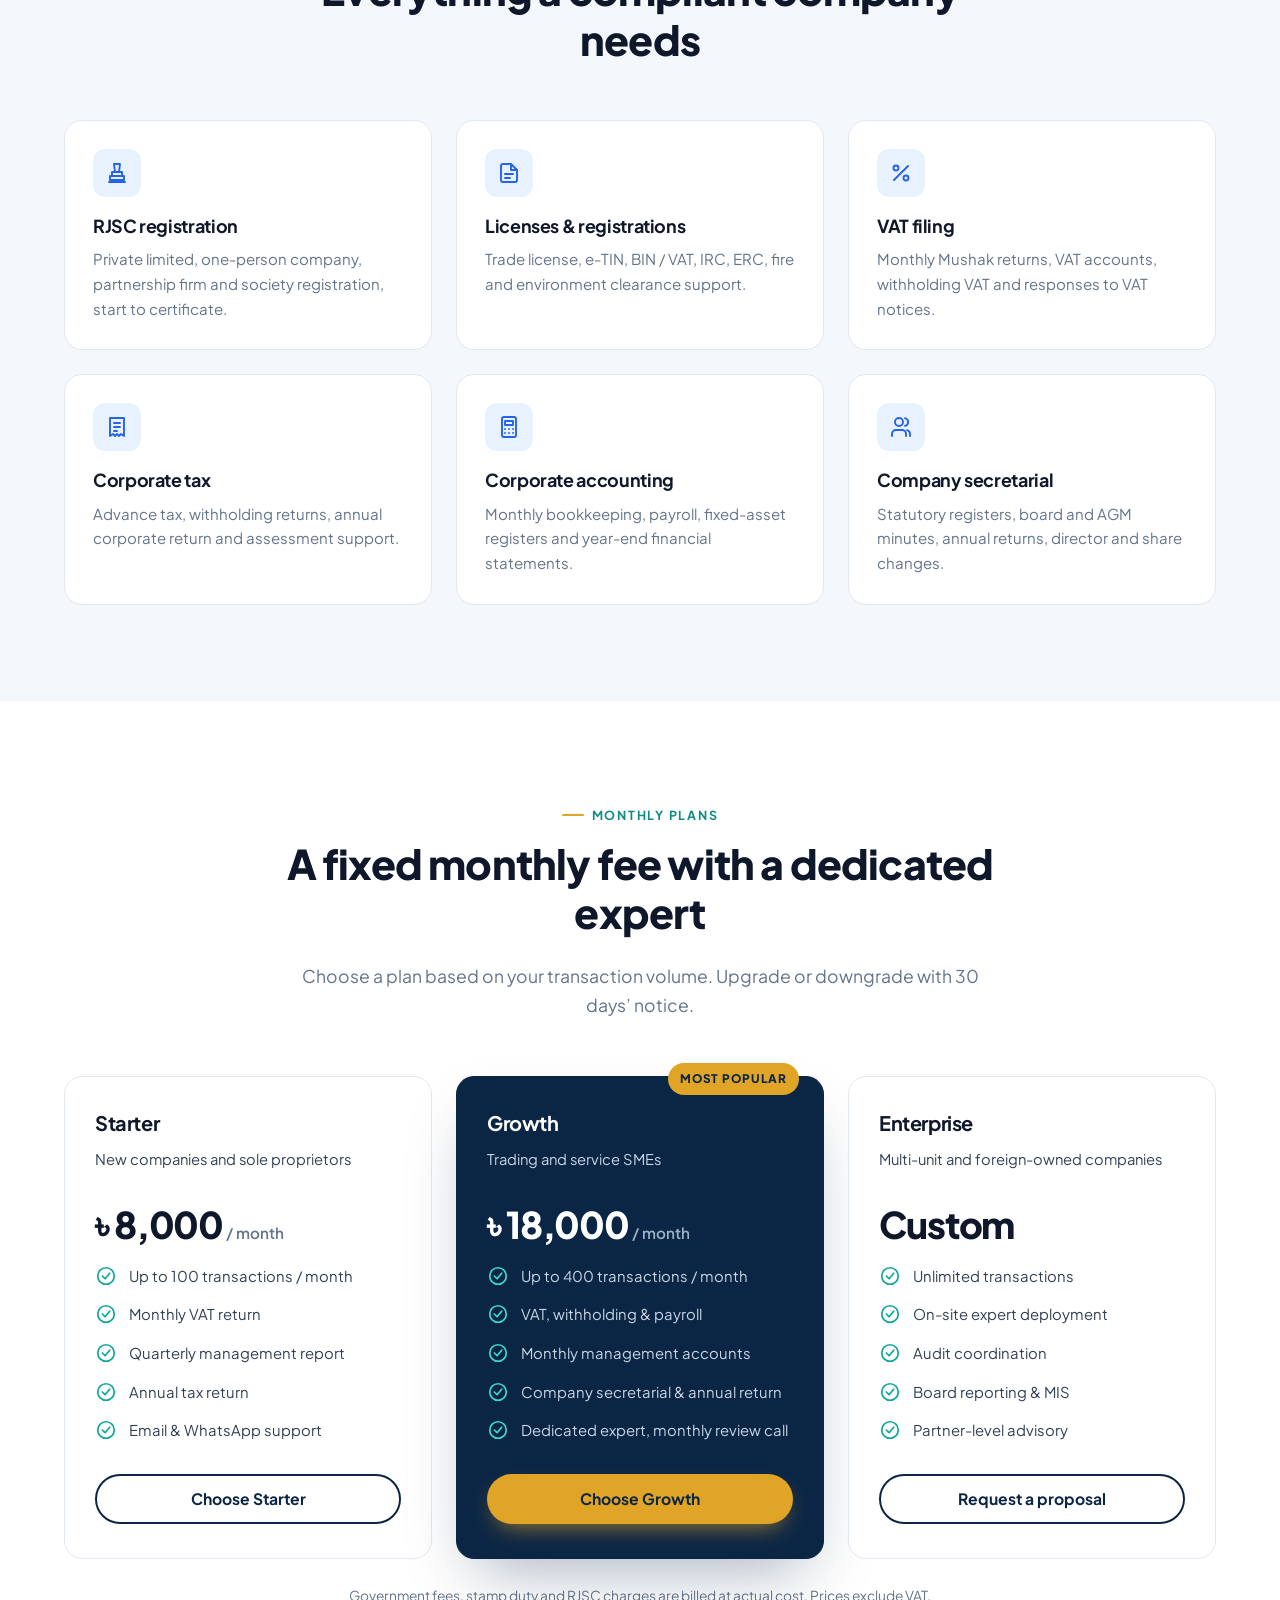
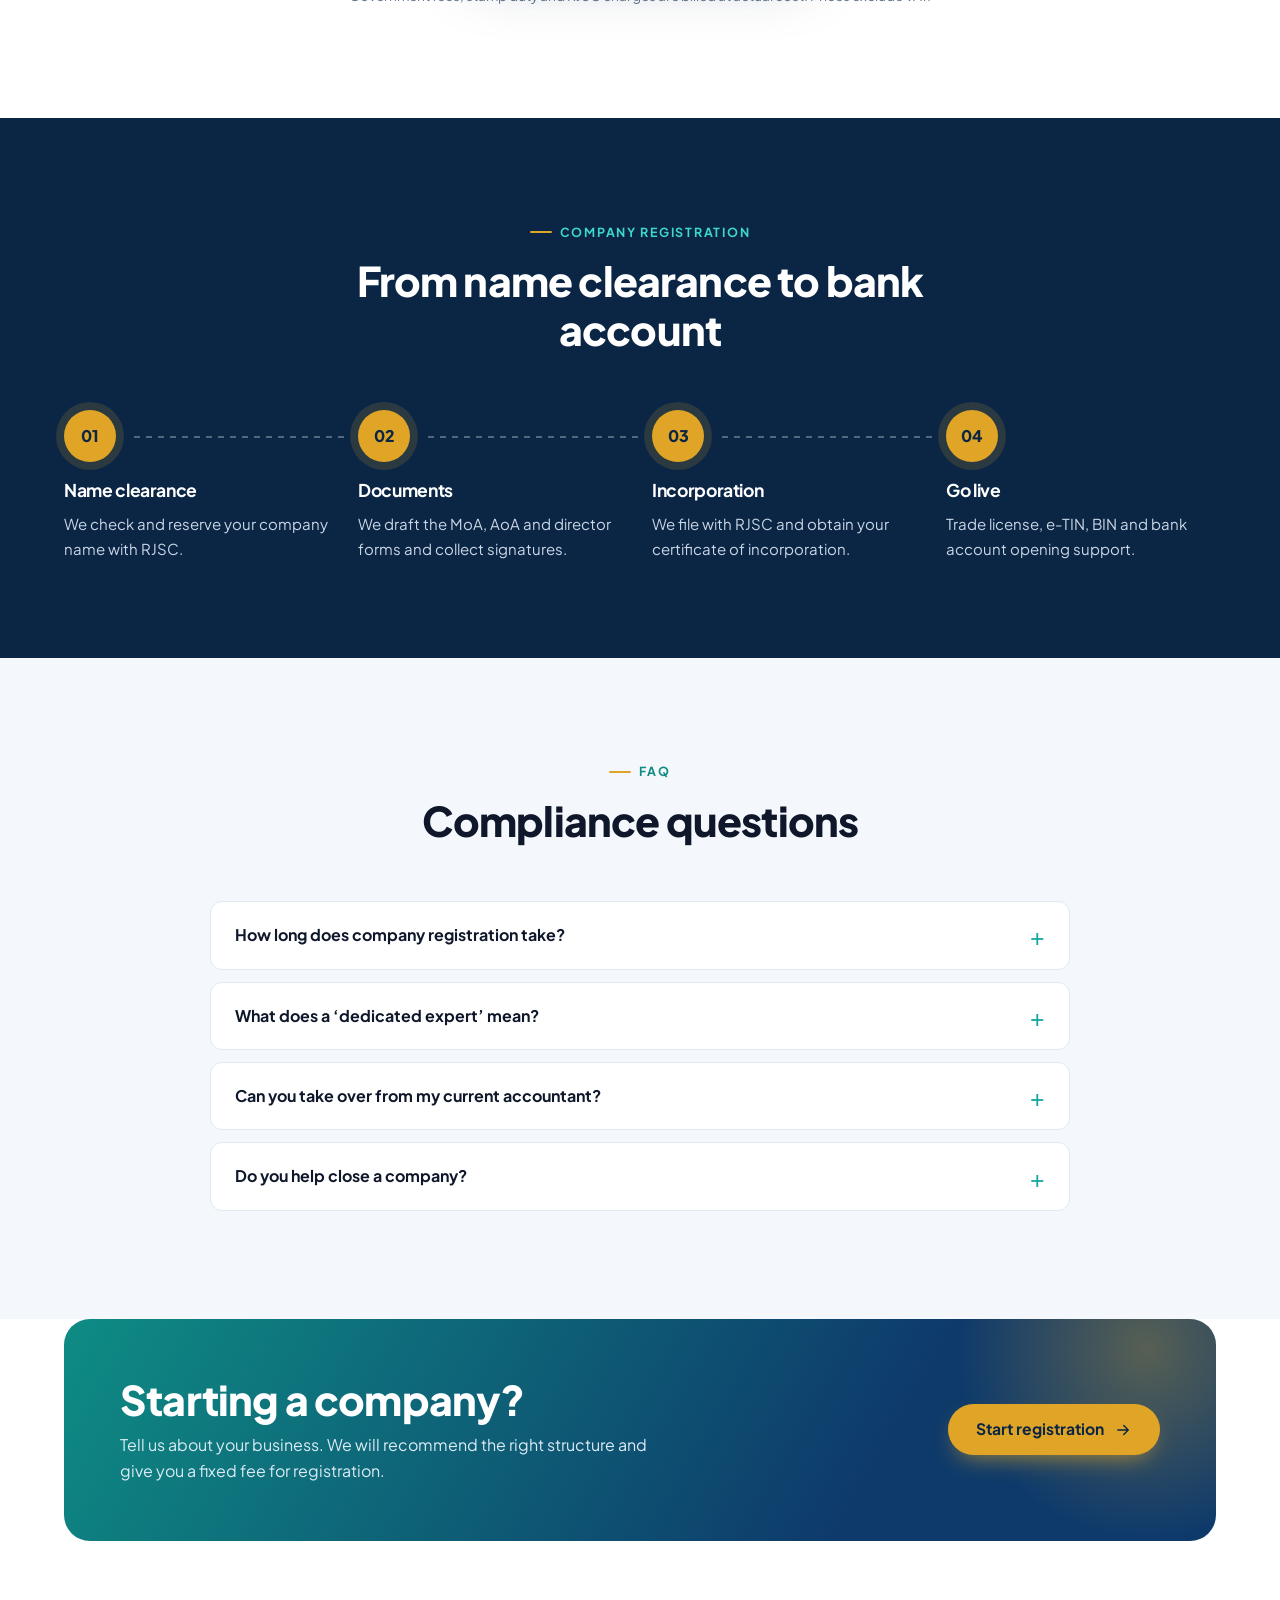
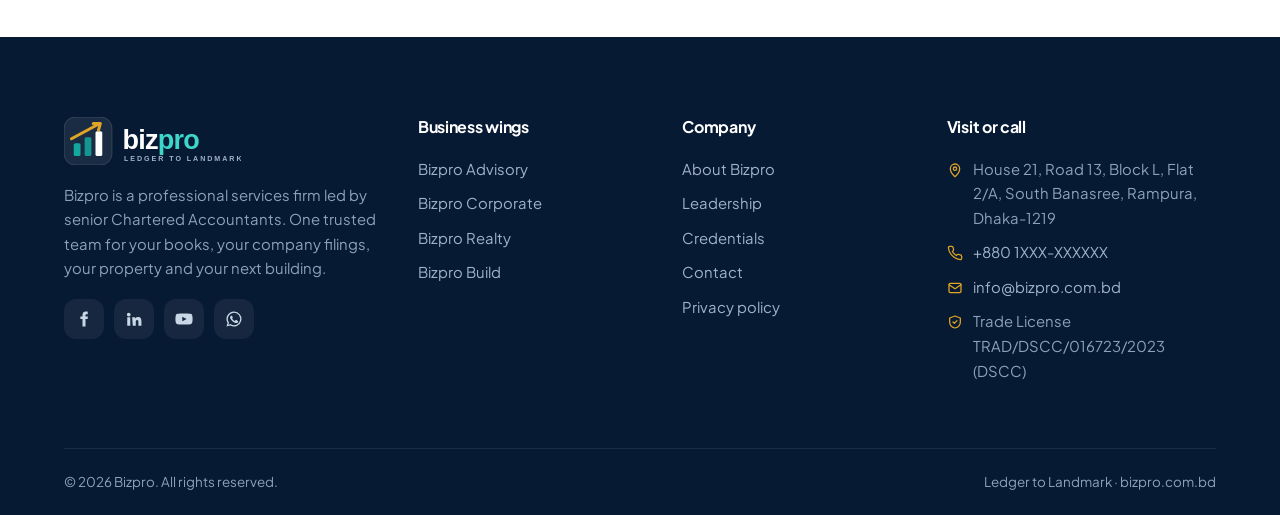
<file: website/corporate.html>
<!DOCTYPE html>
<html lang="en">
<head>
<meta charset="utf-8">
<meta name="viewport" content="width=device-width, initial-scale=1">
<title>RJSC Company Registration, VAT, Tax &amp; Company Secretarial | Bizpro Corporate</title>
<meta name="description" content="One-stop business registration (RJSC), trade license, TIN, BIN, VAT filing, corporate accounting and company secretarial services for a fixed monthly fee.">
<link rel="canonical" href="https://www.bizpro.com.bd/corporate.html">
<meta property="og:type" content="website">
<meta property="og:site_name" content="Bizpro">
<meta property="og:title" content="RJSC Company Registration, VAT, Tax &amp; Company Secretarial | Bizpro Corporate">
<meta property="og:description" content="One-stop business registration (RJSC), trade license, TIN, BIN, VAT filing, corporate accounting and company secretarial services for a fixed monthly fee.">
<meta property="og:url" content="https://www.bizpro.com.bd/corporate.html">
<meta property="og:image" content="https://www.bizpro.com.bd/assets/img/og-image.png">
<meta name="theme-color" content="#0B2545">
<link rel="icon" href="assets/img/favicon.svg" type="image/svg+xml">
<link rel="preconnect" href="https://fonts.googleapis.com">
<link rel="preconnect" href="https://fonts.gstatic.com" crossorigin>
<link href="https://fonts.googleapis.com/css2?family=Plus+Jakarta+Sans:wght@400;500;600;700;800&amp;display=swap" rel="stylesheet">
<link rel="stylesheet" href="assets/css/bizpro.css">
</head>
<body>
<a class="skip-link" href="#main">Skip to content</a>
<div class="topbar">
  <div class="container">
    <div class="topbar__items">
      <a data-bp="phone" href="#"><i data-icon="phone"></i><span>+880 1XXX-XXXXXX</span></a>
      <a data-bp="email" href="#">info@bizpro.com.bd</a>
      <span><i data-icon="clock"></i>Sun&ndash;Thu, 10:00&ndash;19:00</span>
    </div>
    <span class="topbar__badge"><i data-icon="shield"></i>DSCC Trade License TRAD/DSCC/016723/2023</span>
  </div>
</div>
<header class="header">
  <div class="container">
    <a class="brand" href="index.html" aria-label="Bizpro home"><img src="assets/img/logo.svg" alt="Bizpro &mdash; Ledger to Landmark" width="173" height="47"></a>
    <button class="nav-toggle" aria-expanded="false" aria-controls="site-nav"><i data-icon="menu"></i><span class="sr-only">Open menu</span></button>
    <nav class="nav" id="site-nav" aria-label="Main">
      <ul class="nav__list">
        <li class="nav__item"><a class="nav__link" href="index.html">Home</a></li>
        <li class="nav__item">
          <button class="nav__link" aria-expanded="false" aria-haspopup="true" aria-current="page">Services <i data-icon="chevron"></i></button>
          <div class="dropdown">
          <a href="advisory.html"><span class="wing-icon wing-icon--advisory"><i data-icon="advisory"></i></span><span><strong>Bizpro Advisory</strong><small>Accounting, tax, audit &amp; valuation</small></span></a>
          <a href="corporate.html" aria-current="page"><span class="wing-icon wing-icon--corporate"><i data-icon="corporate"></i></span><span><strong>Bizpro Corporate</strong><small>One-stop business setup &amp; compliance</small></span></a>
          <a href="realty.html"><span class="wing-icon wing-icon--realty"><i data-icon="realty"></i></span><span><strong>Bizpro Realty</strong><small>Buy &amp; sell flats, land and commercial space</small></span></a>
          <a href="build.html"><span class="wing-icon wing-icon--build"><i data-icon="build"></i></span><span><strong>Bizpro Build</strong><small>Development partner &amp; construction</small></span></a>
          </div>
        </li>
        <li class="nav__item"><a class="nav__link" href="about.html">About</a></li>
        <li class="nav__item"><a class="nav__link" href="contact.html">Contact</a></li>
      </ul>
      <a class="btn btn--primary nav__cta" href="contact.html">Book a consultation</a>
    </nav>
  </div>
</header>
<main id="main">
<section class="page-hero page-hero--corporate">
  <div class="container">
    <div>
      <div class="crumbs"><a href="index.html">Home</a> / Bizpro Corporate</div>
      <span class="eyebrow">Bizpro Corporate &middot; One-stop compliance</span>
      <h1>Your company&rsquo;s compliance, handled from inception to dissolution</h1>
      <p>Company registration, licenses, accounts, tax, VAT and company secretarial work in one monthly plan. A dedicated Bizpro expert is assigned to your company and you get one invoice each month.</p>
      <div class="hero__actions"><a class="btn btn--primary" href="#plans">See monthly plans <i data-icon="arrow"></i></a><a class="btn btn--ghost" href="contact.html?wing=corporate">Register a company</a></div>
    </div>
    <div class="wing-icon wing-icon--corporate page-hero__icon"><i data-icon="corporate"></i></div>
  </div>
</section>
<section class="section">
  <div class="container">
    <div class="section-head reveal"><span class="eyebrow">The full lifecycle</span><h2>One partner at every stage of your company</h2><p>Most firms help you register and then step back. We stay with you for every filing your company will ever need.</p></div>
    <div class="lifecycle"><div class="lc reveal"><div class="lc__dot"><i data-icon="stamp"></i></div><h3>Inception</h3><p>Name clearance, RJSC incorporation, MoA &amp; AoA</p></div><div class="lc reveal"><div class="lc__dot"><i data-icon="doc"></i></div><h3>Licensing</h3><p>Trade license, e-TIN, BIN / VAT and IRC / ERC</p></div><div class="lc reveal"><div class="lc__dot"><i data-icon="calc"></i></div><h3>Monthly accounts</h3><p>Bookkeeping, payroll and management reports</p></div><div class="lc reveal"><div class="lc__dot"><i data-icon="percent"></i></div><h3>Tax &amp; VAT</h3><p>Monthly VAT returns, withholding and annual tax</p></div><div class="lc reveal"><div class="lc__dot"><i data-icon="users"></i></div><h3>Secretarial</h3><p>Board minutes, AGMs, annual returns and share transfers</p></div><div class="lc reveal"><div class="lc__dot"><i data-icon="flag"></i></div><h3>Exit</h3><p>Restructuring, winding up and dissolution</p></div></div>
  </div>
</section>

<section class="section section--mist accent-corporate">
  <div class="container">
    <div class="section-head reveal"><span class="eyebrow">Services</span><h2>Everything a compliant company needs</h2></div>
    <div class="grid-3">
  <article class="card reveal"><div class="ic"><i data-icon="stamp"></i></div><h3>RJSC registration</h3><p>Private limited, one-person company, partnership firm and society registration, start to certificate.</p></article>
  <article class="card reveal"><div class="ic"><i data-icon="doc"></i></div><h3>Licenses &amp; registrations</h3><p>Trade license, e-TIN, BIN / VAT, IRC, ERC, fire and environment clearance support.</p></article>
  <article class="card reveal"><div class="ic"><i data-icon="percent"></i></div><h3>VAT filing</h3><p>Monthly Mushak returns, VAT accounts, withholding VAT and responses to VAT notices.</p></article>
  <article class="card reveal"><div class="ic"><i data-icon="tax"></i></div><h3>Corporate tax</h3><p>Advance tax, withholding returns, annual corporate return and assessment support.</p></article>
  <article class="card reveal"><div class="ic"><i data-icon="calc"></i></div><h3>Corporate accounting</h3><p>Monthly bookkeeping, payroll, fixed-asset registers and year-end financial statements.</p></article>
  <article class="card reveal"><div class="ic"><i data-icon="users"></i></div><h3>Company secretarial</h3><p>Statutory registers, board and AGM minutes, annual returns, director and share changes.</p></article>
</div>
  </div>
</section>

<section class="section" id="plans">
  <div class="container">
    <div class="section-head reveal"><span class="eyebrow">Monthly plans</span><h2>A fixed monthly fee with a dedicated expert</h2><p>Choose a plan based on your transaction volume. Upgrade or downgrade with 30 days&rsquo; notice.</p></div>
    <!-- PLACEHOLDER prices: confirm before launch -->
    <div class="pricing">
      <div class="price-card reveal">
        <h3>Starter</h3><p>New companies and sole proprietors</p>
        <div class="price">&#2547; 8,000<small> / month</small></div>
        <ul class="checklist"><li><i data-icon="check-circle"></i><span>Up to 100 transactions / month</span></li><li><i data-icon="check-circle"></i><span>Monthly VAT return</span></li><li><i data-icon="check-circle"></i><span>Quarterly management report</span></li><li><i data-icon="check-circle"></i><span>Annual tax return</span></li><li><i data-icon="check-circle"></i><span>Email &amp; WhatsApp support</span></li></ul>
        <a class="btn btn--outline btn--block" href="contact.html?wing=corporate">Choose Starter</a>
      </div>
      <div class="price-card price-card--featured reveal">
        <span class="price-card__badge">Most popular</span>
        <h3>Growth</h3><p>Trading and service SMEs</p>
        <div class="price">&#2547; 18,000<small> / month</small></div>
        <ul class="checklist"><li><i data-icon="check-circle"></i><span>Up to 400 transactions / month</span></li><li><i data-icon="check-circle"></i><span>VAT, withholding &amp; payroll</span></li><li><i data-icon="check-circle"></i><span>Monthly management accounts</span></li><li><i data-icon="check-circle"></i><span>Company secretarial &amp; annual return</span></li><li><i data-icon="check-circle"></i><span>Dedicated expert, monthly review call</span></li></ul>
        <a class="btn btn--primary btn--block" href="contact.html?wing=corporate">Choose Growth</a>
      </div>
      <div class="price-card reveal">
        <h3>Enterprise</h3><p>Multi-unit and foreign-owned companies</p>
        <div class="price">Custom</div>
        <ul class="checklist"><li><i data-icon="check-circle"></i><span>Unlimited transactions</span></li><li><i data-icon="check-circle"></i><span>On-site expert deployment</span></li><li><i data-icon="check-circle"></i><span>Audit coordination</span></li><li><i data-icon="check-circle"></i><span>Board reporting &amp; MIS</span></li><li><i data-icon="check-circle"></i><span>Partner-level advisory</span></li></ul>
        <a class="btn btn--outline btn--block" href="contact.html?wing=corporate">Request a proposal</a>
      </div>
    </div>
    <p class="price-note">Government fees, stamp duty and RJSC charges are billed at actual cost. Prices exclude VAT.</p>
  </div>
</section>

<section class="section section--navy">
  <div class="container">
    <div class="section-head reveal"><span class="eyebrow">Company registration</span><h2>From name clearance to bank account</h2></div>
    <div class="steps"><div class="step reveal"><h3>Name clearance</h3><p>We check and reserve your company name with RJSC.</p></div><div class="step reveal"><h3>Documents</h3><p>We draft the MoA, AoA and director forms and collect signatures.</p></div><div class="step reveal"><h3>Incorporation</h3><p>We file with RJSC and obtain your certificate of incorporation.</p></div><div class="step reveal"><h3>Go live</h3><p>Trade license, e-TIN, BIN and bank account opening support.</p></div></div>
  </div>
</section>

<section class="section section--mist">
  <div class="container">
    <div class="section-head reveal"><span class="eyebrow">FAQ</span><h2>Compliance questions</h2></div>
    <div class="faq"><details><summary>How long does company registration take?</summary><div><p>With complete documents, RJSC incorporation of a private limited company usually takes 7 to 15 working days. Licenses and registrations follow in parallel.</p></div></details><details><summary>What does a &lsquo;dedicated expert&rsquo; mean?</summary><div><p>A named Bizpro professional is assigned to your company. They learn your business, prepare your filings and are your day-to-day contact, with review by a partner.</p></div></details><details><summary>Can you take over from my current accountant?</summary><div><p>Yes. We handle the handover, review open filings and fix past gaps before starting your monthly plan.</p></div></details><details><summary>Do you help close a company?</summary><div><p>Yes. We handle voluntary winding up, final tax and VAT clearance, and RJSC strike-off or dissolution.</p></div></details></div>
  </div>
</section>
<section class="section" style="padding-top:0">
  <div class="container">
    <div class="cta-band reveal">
      <div><h2>Starting a company?</h2><p>Tell us about your business. We will recommend the right structure and give you a fixed fee for registration.</p></div>
      <a class="btn btn--primary" href="contact.html?wing=corporate">Start registration <i data-icon="arrow"></i></a>
    </div>
  </div>
</section>

</main>
<footer class="footer">
  <div class="container">
    <div class="footer__grid">
      <div>
        <img src="assets/img/logo-white.svg" alt="Bizpro" width="177" height="48">
        <p>Bizpro is a professional services firm led by senior Chartered Accountants. One trusted team for your books, your company filings, your property and your next building.</p>
        <div class="social">
          <a href="#" aria-label="Bizpro on Facebook"><i data-icon="facebook"></i></a>
          <a href="#" aria-label="Bizpro on LinkedIn"><i data-icon="linkedin"></i></a>
          <a href="#" aria-label="Bizpro on YouTube"><i data-icon="youtube"></i></a>
          <a data-bp="whatsapp" href="#" aria-label="Chat with Bizpro on WhatsApp"><i data-icon="whatsapp"></i></a>
        </div>
      </div>
      <div>
        <h4>Business wings</h4>
        <ul>
          <li><a href="advisory.html">Bizpro Advisory</a></li>
          <li><a href="corporate.html">Bizpro Corporate</a></li>
          <li><a href="realty.html">Bizpro Realty</a></li>
          <li><a href="build.html">Bizpro Build</a></li>
        </ul>
      </div>
      <div>
        <h4>Company</h4>
        <ul>
          <li><a href="about.html">About Bizpro</a></li>
          <li><a href="about.html#leadership">Leadership</a></li>
          <li><a href="about.html#credentials">Credentials</a></li>
          <li><a href="contact.html">Contact</a></li>
          <li><a href="privacy.html">Privacy policy</a></li>
        </ul>
      </div>
      <div>
        <h4>Visit or call</h4>
        <ul class="footer__contact">
          <li><i data-icon="pin"></i><span>House 21, Road 13, Block L, Flat 2/A, South Banasree, Rampura, Dhaka-1219</span></li>
          <li><i data-icon="phone"></i><a data-bp="phone" href="#">+880 1XXX-XXXXXX</a></li>
          <li><i data-icon="mail"></i><a data-bp="email" href="#">info@bizpro.com.bd</a></li>
          <li><i data-icon="shield"></i><span>Trade License TRAD/DSCC/016723/2023 (DSCC)</span></li>
        </ul>
      </div>
    </div>
    <div class="footer__bottom">
      <span>&copy; <span data-year>2026</span> Bizpro. All rights reserved.</span>
      <span>Ledger to Landmark &middot; bizpro.com.bd</span>
    </div>
  </div>
</footer>
<a class="fab" data-bp="whatsapp" href="#" aria-label="Chat on WhatsApp"><i data-icon="whatsapp"></i></a>
<button class="to-top" aria-label="Back to top"><i data-icon="arrow-up"></i></button>
<script src="assets/js/bizpro.js" defer></script>
</body>
</html>
</file>
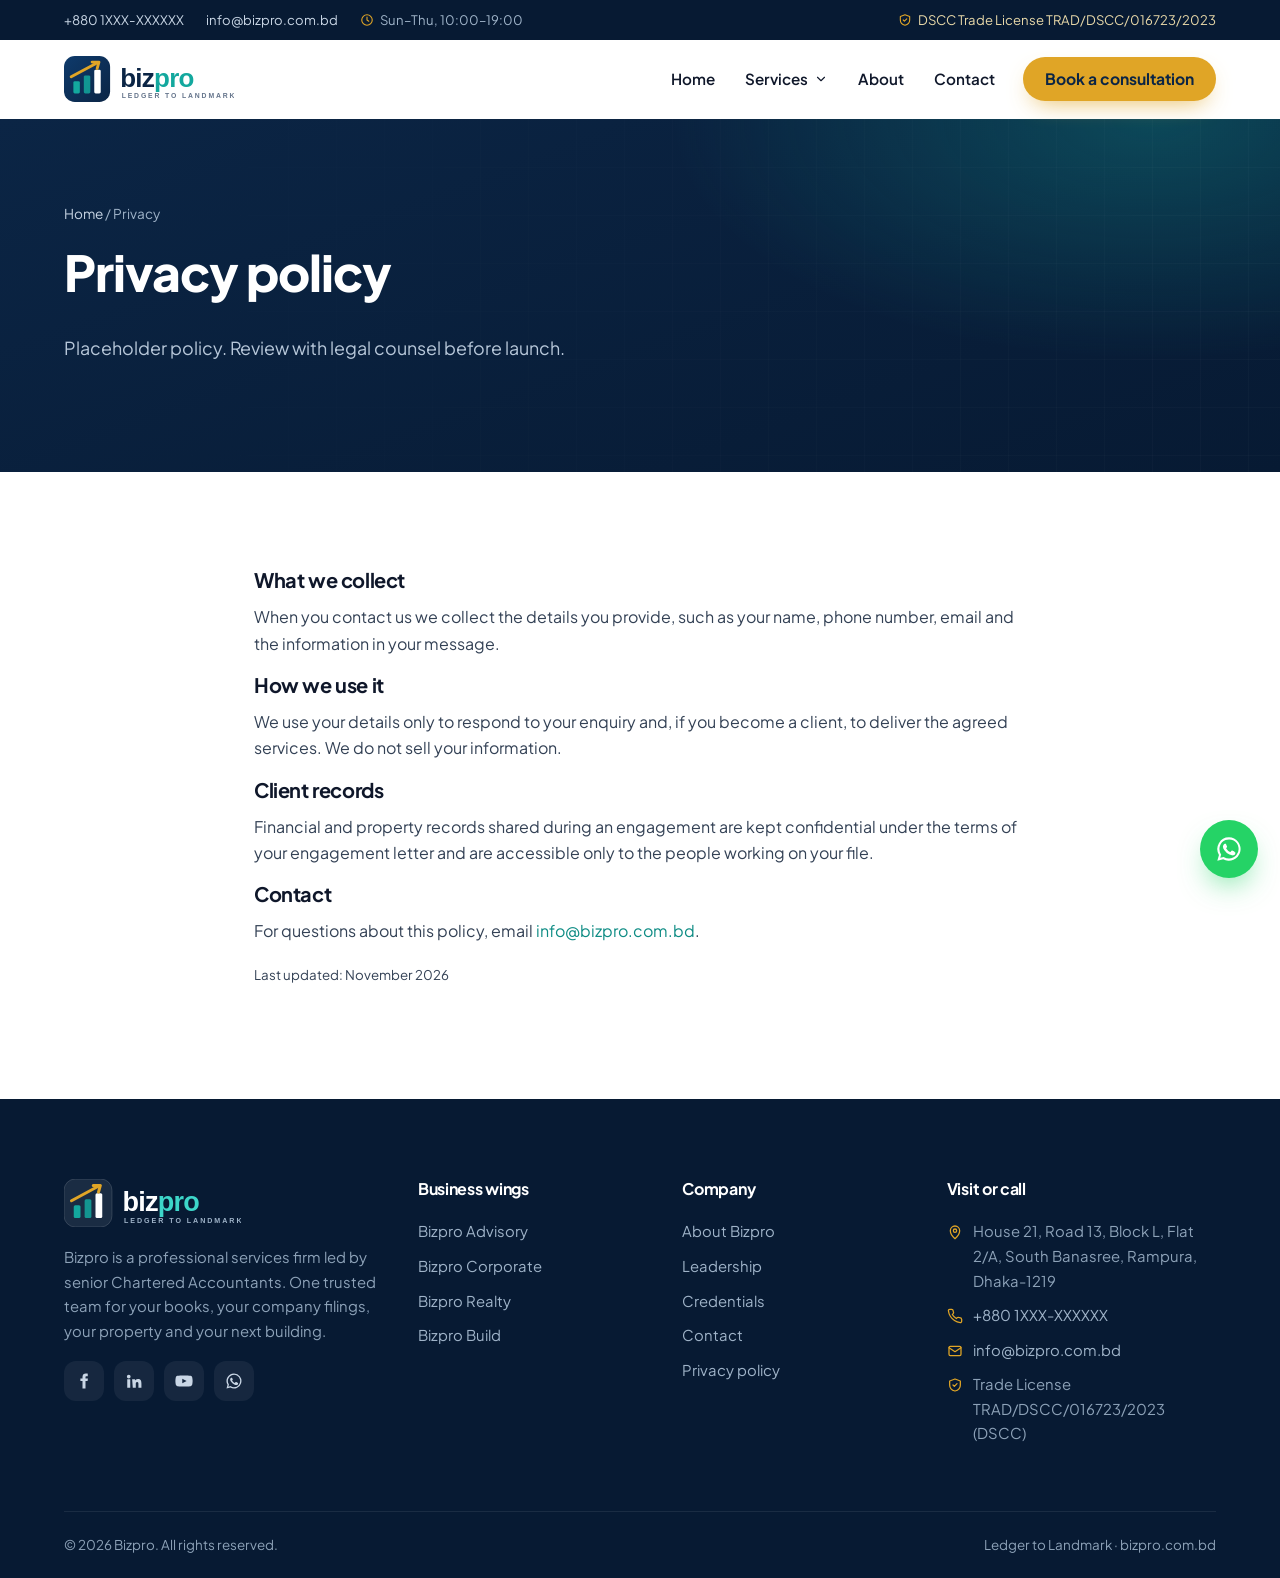
<file: website/privacy.html>
<!DOCTYPE html>
<html lang="en">
<head>
<meta charset="utf-8">
<meta name="viewport" content="width=device-width, initial-scale=1">
<title>Privacy Policy | Bizpro</title>
<meta name="description" content="How Bizpro collects and uses information submitted through this website.">
<link rel="canonical" href="https://www.bizpro.com.bd/privacy.html">
<meta property="og:type" content="website">
<meta property="og:site_name" content="Bizpro">
<meta property="og:title" content="Privacy Policy | Bizpro">
<meta property="og:description" content="How Bizpro collects and uses information submitted through this website.">
<meta property="og:url" content="https://www.bizpro.com.bd/privacy.html">
<meta property="og:image" content="https://www.bizpro.com.bd/assets/img/og-image.png">
<meta name="theme-color" content="#0B2545">
<link rel="icon" href="assets/img/favicon.svg" type="image/svg+xml">
<link rel="preconnect" href="https://fonts.googleapis.com">
<link rel="preconnect" href="https://fonts.gstatic.com" crossorigin>
<link href="https://fonts.googleapis.com/css2?family=Plus+Jakarta+Sans:wght@400;500;600;700;800&amp;display=swap" rel="stylesheet">
<link rel="stylesheet" href="assets/css/bizpro.css">
</head>
<body>
<a class="skip-link" href="#main">Skip to content</a>
<div class="topbar">
  <div class="container">
    <div class="topbar__items">
      <a data-bp="phone" href="#"><i data-icon="phone"></i><span>+880 1XXX-XXXXXX</span></a>
      <a data-bp="email" href="#">info@bizpro.com.bd</a>
      <span><i data-icon="clock"></i>Sun&ndash;Thu, 10:00&ndash;19:00</span>
    </div>
    <span class="topbar__badge"><i data-icon="shield"></i>DSCC Trade License TRAD/DSCC/016723/2023</span>
  </div>
</div>
<header class="header">
  <div class="container">
    <a class="brand" href="index.html" aria-label="Bizpro home"><img src="assets/img/logo.svg" alt="Bizpro &mdash; Ledger to Landmark" width="173" height="47"></a>
    <button class="nav-toggle" aria-expanded="false" aria-controls="site-nav"><i data-icon="menu"></i><span class="sr-only">Open menu</span></button>
    <nav class="nav" id="site-nav" aria-label="Main">
      <ul class="nav__list">
        <li class="nav__item"><a class="nav__link" href="index.html">Home</a></li>
        <li class="nav__item">
          <button class="nav__link" aria-expanded="false" aria-haspopup="true">Services <i data-icon="chevron"></i></button>
          <div class="dropdown">
          <a href="advisory.html"><span class="wing-icon wing-icon--advisory"><i data-icon="advisory"></i></span><span><strong>Bizpro Advisory</strong><small>Accounting, tax, audit &amp; valuation</small></span></a>
          <a href="corporate.html"><span class="wing-icon wing-icon--corporate"><i data-icon="corporate"></i></span><span><strong>Bizpro Corporate</strong><small>One-stop business setup &amp; compliance</small></span></a>
          <a href="realty.html"><span class="wing-icon wing-icon--realty"><i data-icon="realty"></i></span><span><strong>Bizpro Realty</strong><small>Buy &amp; sell flats, land and commercial space</small></span></a>
          <a href="build.html"><span class="wing-icon wing-icon--build"><i data-icon="build"></i></span><span><strong>Bizpro Build</strong><small>Development partner &amp; construction</small></span></a>
          </div>
        </li>
        <li class="nav__item"><a class="nav__link" href="about.html">About</a></li>
        <li class="nav__item"><a class="nav__link" href="contact.html">Contact</a></li>
      </ul>
      <a class="btn btn--primary nav__cta" href="contact.html">Book a consultation</a>
    </nav>
  </div>
</header>
<main id="main">
<section class="page-hero"><div class="container"><div><div class="crumbs"><a href="index.html">Home</a> / Privacy</div><h1>Privacy policy</h1><p>Placeholder policy. Review with legal counsel before launch.</p></div></div></section>
<section class="section"><div class="container" style="max-width:820px">
<h3>What we collect</h3><p>When you contact us we collect the details you provide, such as your name, phone number, email and the information in your message.</p>
<h3>How we use it</h3><p>We use your details only to respond to your enquiry and, if you become a client, to deliver the agreed services. We do not sell your information.</p>
<h3>Client records</h3><p>Financial and property records shared during an engagement are kept confidential under the terms of your engagement letter and are accessible only to the people working on your file.</p>
<h3>Contact</h3><p>For questions about this policy, email <a data-bp="email" href="#">info@bizpro.com.bd</a>.</p>
<p><small>Last updated: November 2026</small></p>
</div></section>
</main>
<footer class="footer">
  <div class="container">
    <div class="footer__grid">
      <div>
        <img src="assets/img/logo-white.svg" alt="Bizpro" width="177" height="48">
        <p>Bizpro is a professional services firm led by senior Chartered Accountants. One trusted team for your books, your company filings, your property and your next building.</p>
        <div class="social">
          <a href="#" aria-label="Bizpro on Facebook"><i data-icon="facebook"></i></a>
          <a href="#" aria-label="Bizpro on LinkedIn"><i data-icon="linkedin"></i></a>
          <a href="#" aria-label="Bizpro on YouTube"><i data-icon="youtube"></i></a>
          <a data-bp="whatsapp" href="#" aria-label="Chat with Bizpro on WhatsApp"><i data-icon="whatsapp"></i></a>
        </div>
      </div>
      <div>
        <h4>Business wings</h4>
        <ul>
          <li><a href="advisory.html">Bizpro Advisory</a></li>
          <li><a href="corporate.html">Bizpro Corporate</a></li>
          <li><a href="realty.html">Bizpro Realty</a></li>
          <li><a href="build.html">Bizpro Build</a></li>
        </ul>
      </div>
      <div>
        <h4>Company</h4>
        <ul>
          <li><a href="about.html">About Bizpro</a></li>
          <li><a href="about.html#leadership">Leadership</a></li>
          <li><a href="about.html#credentials">Credentials</a></li>
          <li><a href="contact.html">Contact</a></li>
          <li><a href="privacy.html">Privacy policy</a></li>
        </ul>
      </div>
      <div>
        <h4>Visit or call</h4>
        <ul class="footer__contact">
          <li><i data-icon="pin"></i><span>House 21, Road 13, Block L, Flat 2/A, South Banasree, Rampura, Dhaka-1219</span></li>
          <li><i data-icon="phone"></i><a data-bp="phone" href="#">+880 1XXX-XXXXXX</a></li>
          <li><i data-icon="mail"></i><a data-bp="email" href="#">info@bizpro.com.bd</a></li>
          <li><i data-icon="shield"></i><span>Trade License TRAD/DSCC/016723/2023 (DSCC)</span></li>
        </ul>
      </div>
    </div>
    <div class="footer__bottom">
      <span>&copy; <span data-year>2026</span> Bizpro. All rights reserved.</span>
      <span>Ledger to Landmark &middot; bizpro.com.bd</span>
    </div>
  </div>
</footer>
<a class="fab" data-bp="whatsapp" href="#" aria-label="Chat on WhatsApp"><i data-icon="whatsapp"></i></a>
<button class="to-top" aria-label="Back to top"><i data-icon="arrow-up"></i></button>
<script src="assets/js/bizpro.js" defer></script>
</body>
</html>
</file>
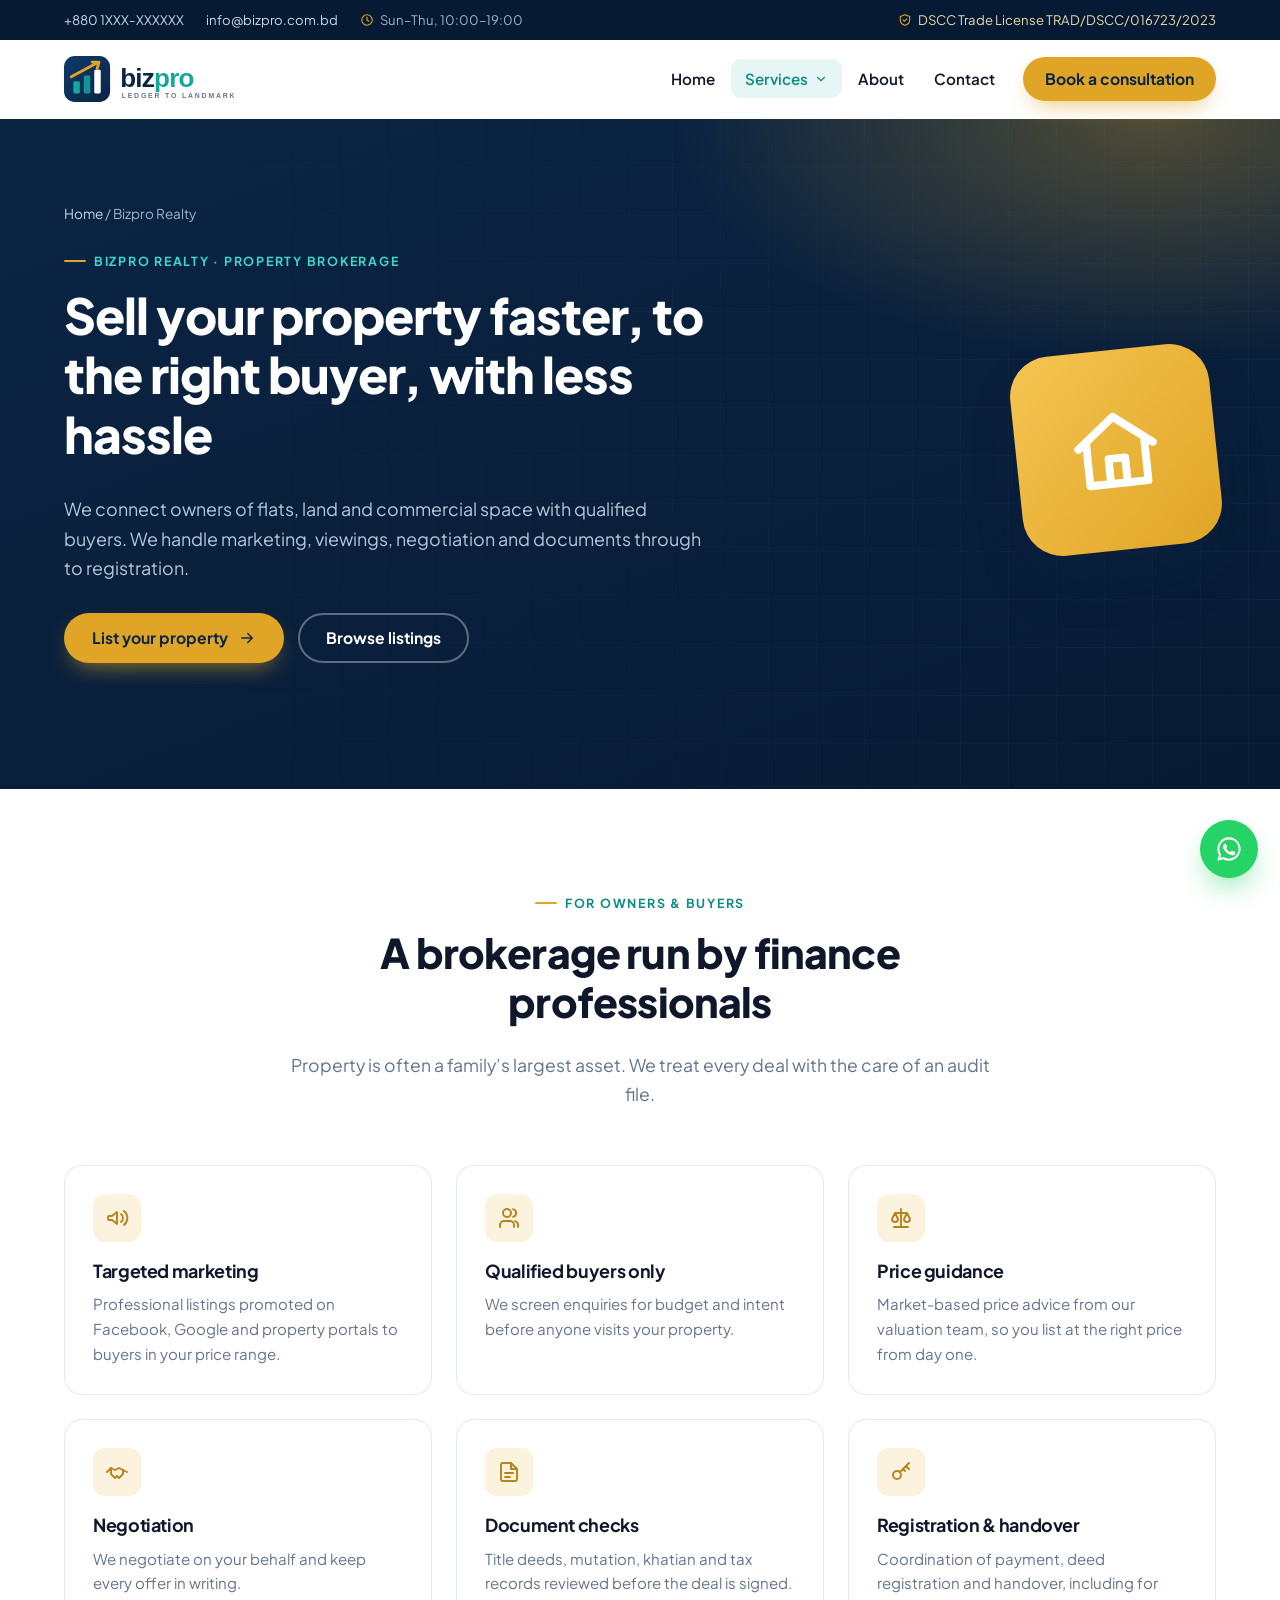
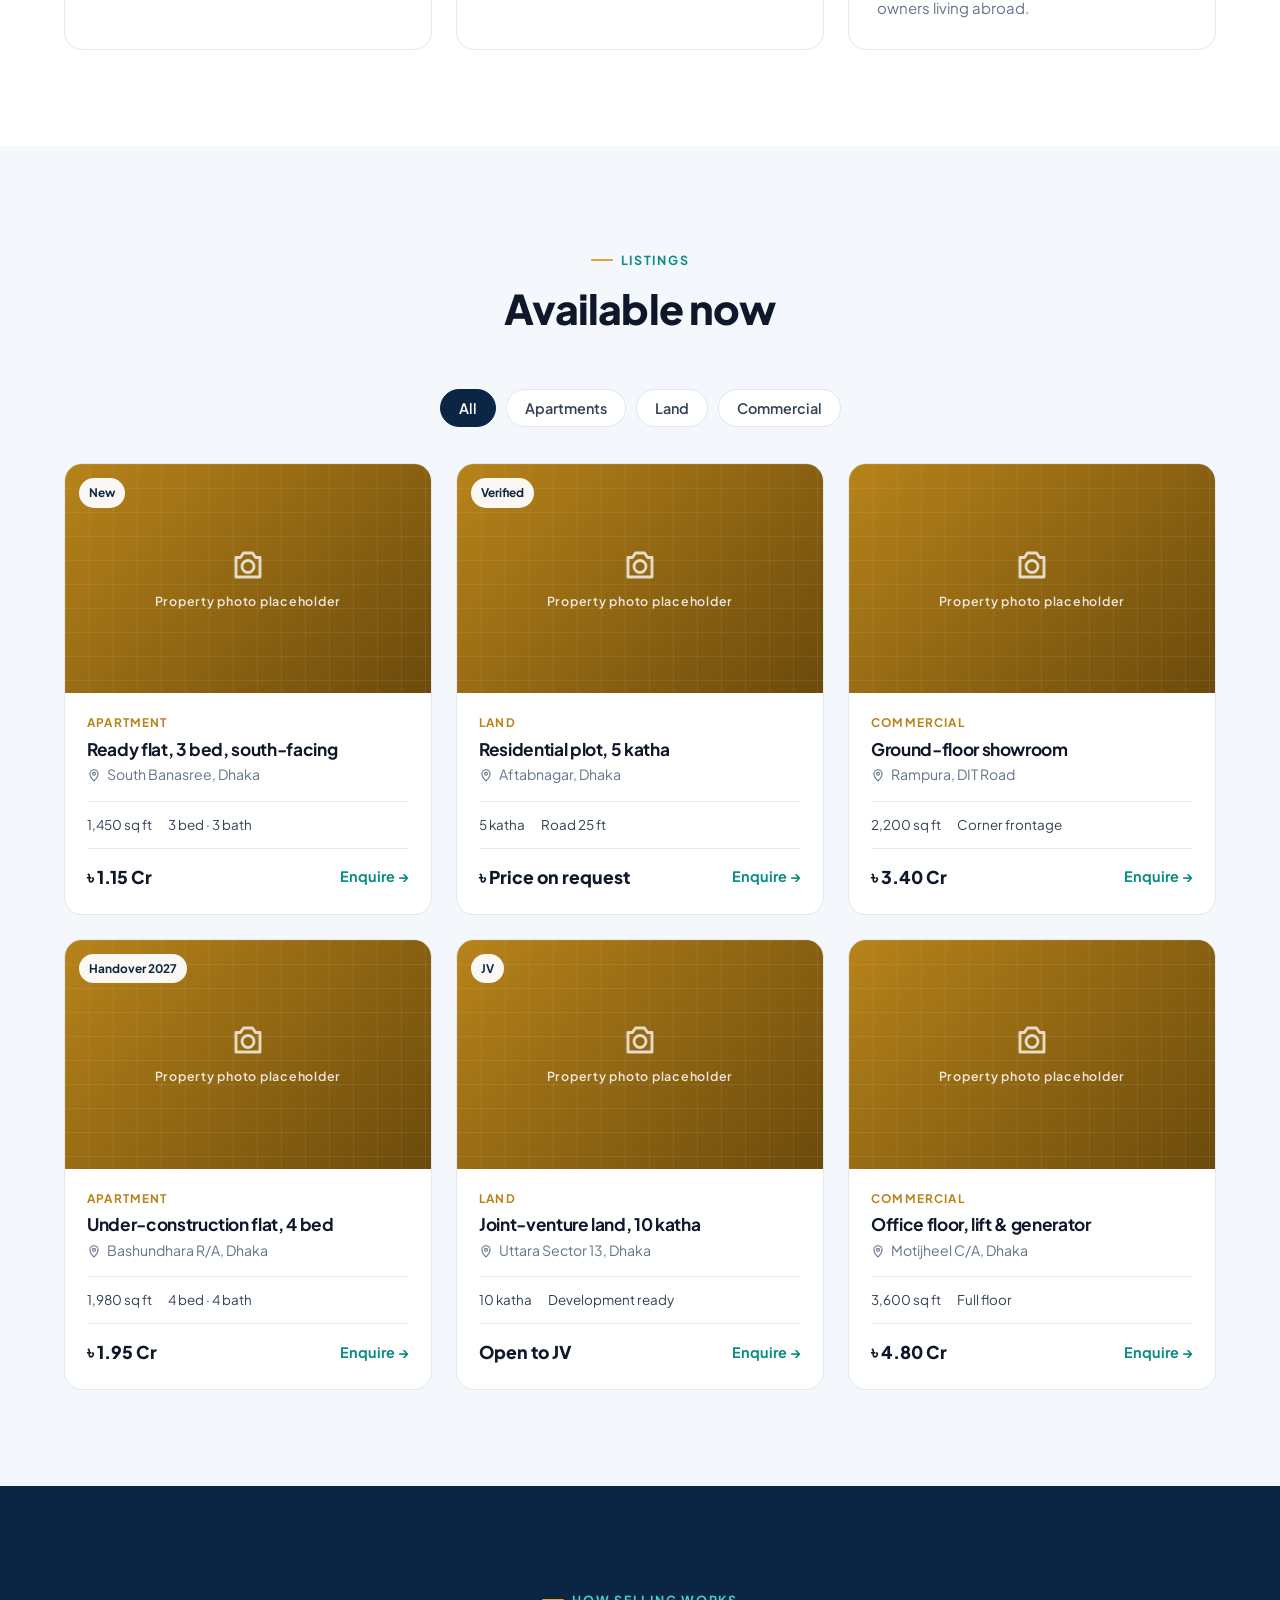
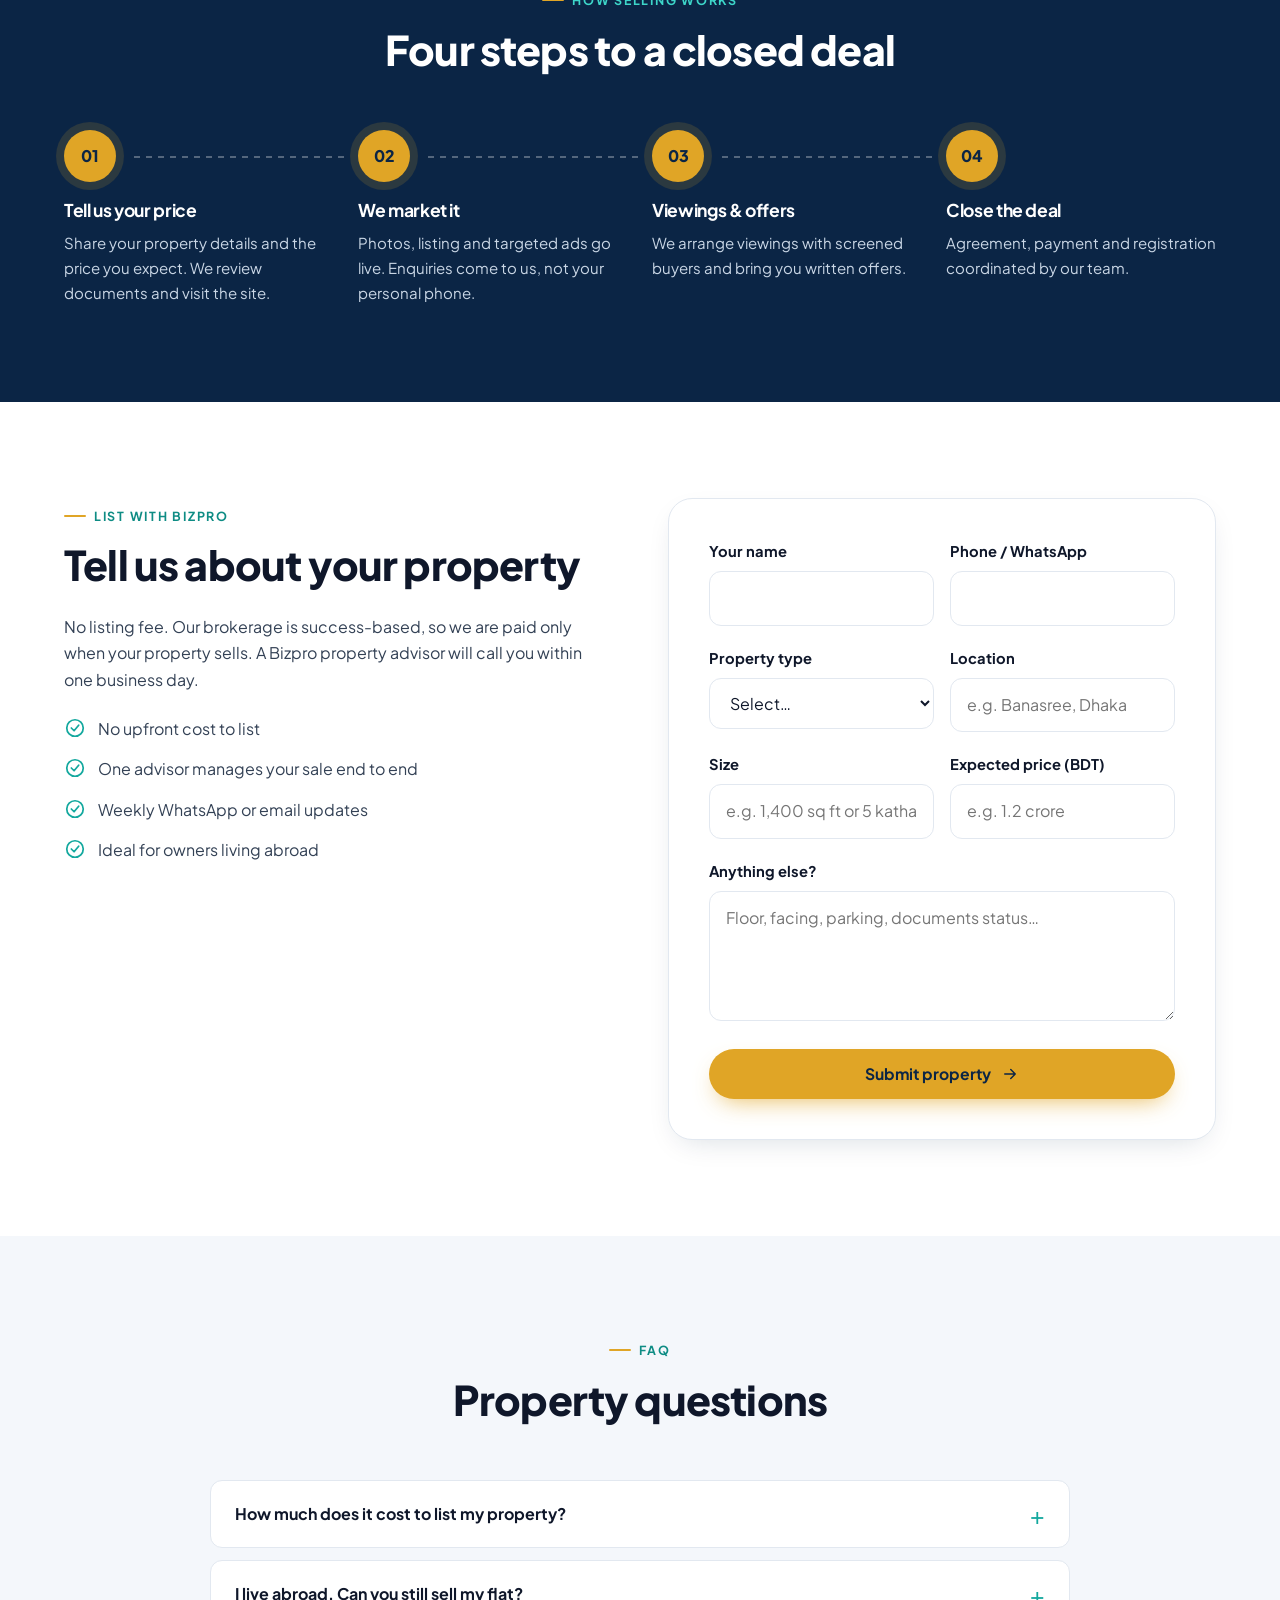
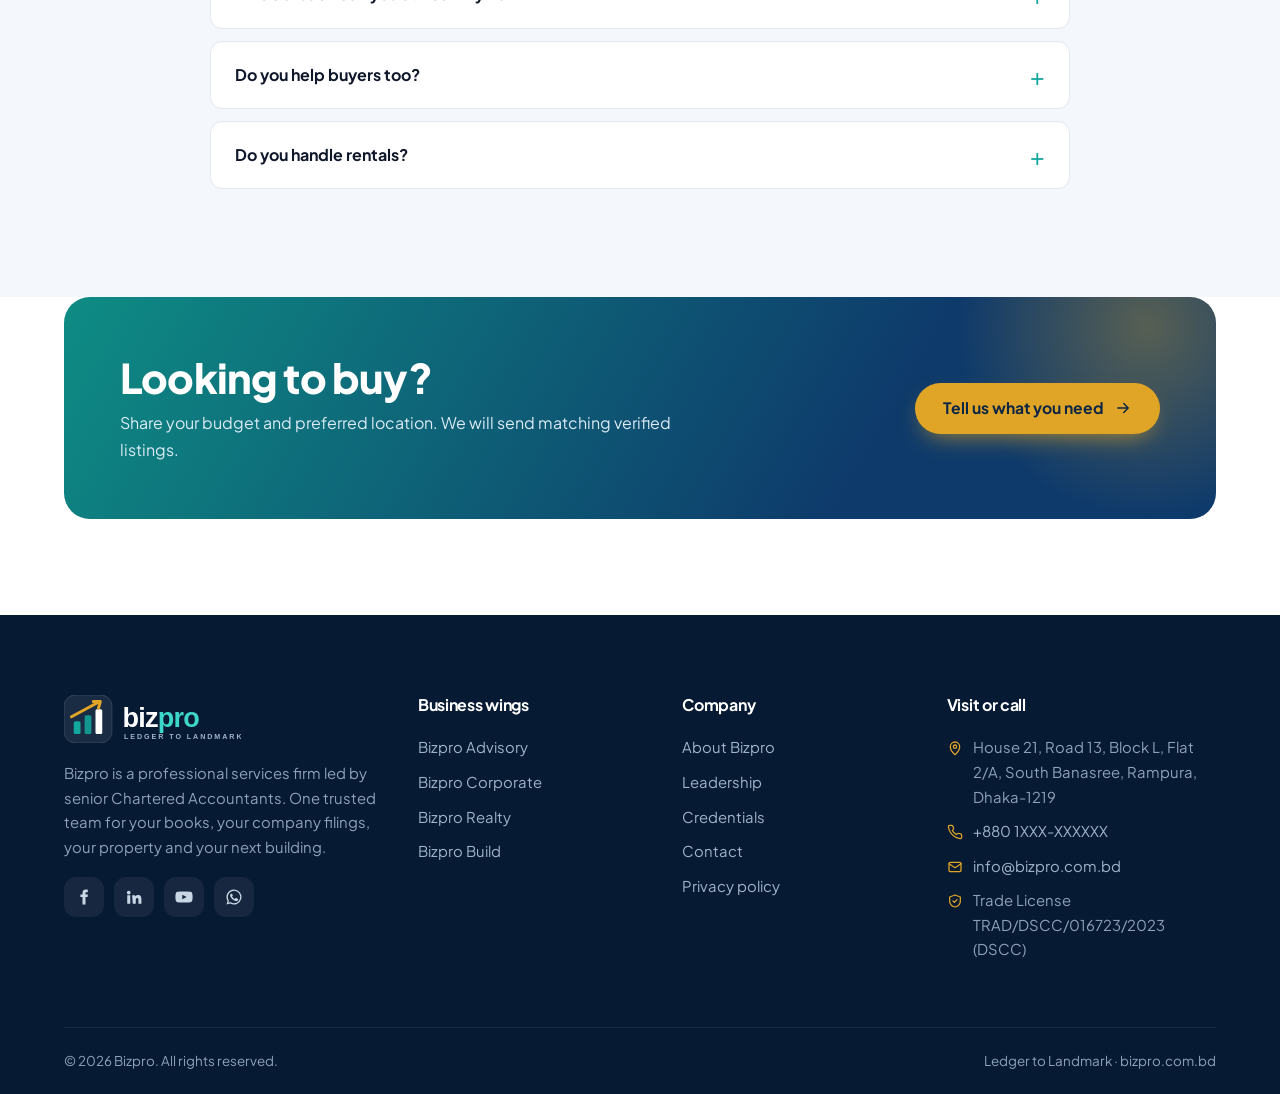
<file: website/realty.html>
<!DOCTYPE html>
<html lang="en">
<head>
<meta charset="utf-8">
<meta name="viewport" content="width=device-width, initial-scale=1">
<title>Sell or Buy Flats, Land &amp; Commercial Property in Dhaka | Bizpro Realty</title>
<meta name="description" content="Property brokerage in Dhaka for apartments, land and commercial space. Bizpro markets your property, screens buyers, negotiates and manages documents through to registration.">
<link rel="canonical" href="https://www.bizpro.com.bd/realty.html">
<meta property="og:type" content="website">
<meta property="og:site_name" content="Bizpro">
<meta property="og:title" content="Sell or Buy Flats, Land &amp; Commercial Property in Dhaka | Bizpro Realty">
<meta property="og:description" content="Property brokerage in Dhaka for apartments, land and commercial space. Bizpro markets your property, screens buyers, negotiates and manages documents through to registration.">
<meta property="og:url" content="https://www.bizpro.com.bd/realty.html">
<meta property="og:image" content="https://www.bizpro.com.bd/assets/img/og-image.png">
<meta name="theme-color" content="#0B2545">
<link rel="icon" href="assets/img/favicon.svg" type="image/svg+xml">
<link rel="preconnect" href="https://fonts.googleapis.com">
<link rel="preconnect" href="https://fonts.gstatic.com" crossorigin>
<link href="https://fonts.googleapis.com/css2?family=Plus+Jakarta+Sans:wght@400;500;600;700;800&amp;display=swap" rel="stylesheet">
<link rel="stylesheet" href="assets/css/bizpro.css">
</head>
<body>
<a class="skip-link" href="#main">Skip to content</a>
<div class="topbar">
  <div class="container">
    <div class="topbar__items">
      <a data-bp="phone" href="#"><i data-icon="phone"></i><span>+880 1XXX-XXXXXX</span></a>
      <a data-bp="email" href="#">info@bizpro.com.bd</a>
      <span><i data-icon="clock"></i>Sun&ndash;Thu, 10:00&ndash;19:00</span>
    </div>
    <span class="topbar__badge"><i data-icon="shield"></i>DSCC Trade License TRAD/DSCC/016723/2023</span>
  </div>
</div>
<header class="header">
  <div class="container">
    <a class="brand" href="index.html" aria-label="Bizpro home"><img src="assets/img/logo.svg" alt="Bizpro &mdash; Ledger to Landmark" width="173" height="47"></a>
    <button class="nav-toggle" aria-expanded="false" aria-controls="site-nav"><i data-icon="menu"></i><span class="sr-only">Open menu</span></button>
    <nav class="nav" id="site-nav" aria-label="Main">
      <ul class="nav__list">
        <li class="nav__item"><a class="nav__link" href="index.html">Home</a></li>
        <li class="nav__item">
          <button class="nav__link" aria-expanded="false" aria-haspopup="true" aria-current="page">Services <i data-icon="chevron"></i></button>
          <div class="dropdown">
          <a href="advisory.html"><span class="wing-icon wing-icon--advisory"><i data-icon="advisory"></i></span><span><strong>Bizpro Advisory</strong><small>Accounting, tax, audit &amp; valuation</small></span></a>
          <a href="corporate.html"><span class="wing-icon wing-icon--corporate"><i data-icon="corporate"></i></span><span><strong>Bizpro Corporate</strong><small>One-stop business setup &amp; compliance</small></span></a>
          <a href="realty.html" aria-current="page"><span class="wing-icon wing-icon--realty"><i data-icon="realty"></i></span><span><strong>Bizpro Realty</strong><small>Buy &amp; sell flats, land and commercial space</small></span></a>
          <a href="build.html"><span class="wing-icon wing-icon--build"><i data-icon="build"></i></span><span><strong>Bizpro Build</strong><small>Development partner &amp; construction</small></span></a>
          </div>
        </li>
        <li class="nav__item"><a class="nav__link" href="about.html">About</a></li>
        <li class="nav__item"><a class="nav__link" href="contact.html">Contact</a></li>
      </ul>
      <a class="btn btn--primary nav__cta" href="contact.html">Book a consultation</a>
    </nav>
  </div>
</header>
<main id="main">
<section class="page-hero page-hero--realty">
  <div class="container">
    <div>
      <div class="crumbs"><a href="index.html">Home</a> / Bizpro Realty</div>
      <span class="eyebrow">Bizpro Realty &middot; Property brokerage</span>
      <h1>Sell your property faster, to the right buyer, with less hassle</h1>
      <p>We connect owners of flats, land and commercial space with qualified buyers. We handle marketing, viewings, negotiation and documents through to registration.</p>
      <div class="hero__actions"><a class="btn btn--primary" href="#sell">List your property <i data-icon="arrow"></i></a><a class="btn btn--ghost" href="#listings">Browse listings</a></div>
    </div>
    <div class="wing-icon wing-icon--realty page-hero__icon"><i data-icon="realty"></i></div>
  </div>
</section>
<section class="section accent-realty">
  <div class="container">
    <div class="section-head reveal"><span class="eyebrow">For owners &amp; buyers</span><h2>A brokerage run by finance professionals</h2><p>Property is often a family&rsquo;s largest asset. We treat every deal with the care of an audit file.</p></div>
    <div class="grid-3">
  <article class="card reveal"><div class="ic"><i data-icon="megaphone"></i></div><h3>Targeted marketing</h3><p>Professional listings promoted on Facebook, Google and property portals to buyers in your price range.</p></article>
  <article class="card reveal"><div class="ic"><i data-icon="users"></i></div><h3>Qualified buyers only</h3><p>We screen enquiries for budget and intent before anyone visits your property.</p></article>
  <article class="card reveal"><div class="ic"><i data-icon="scale"></i></div><h3>Price guidance</h3><p>Market-based price advice from our valuation team, so you list at the right price from day one.</p></article>
  <article class="card reveal"><div class="ic"><i data-icon="handshake"></i></div><h3>Negotiation</h3><p>We negotiate on your behalf and keep every offer in writing.</p></article>
  <article class="card reveal"><div class="ic"><i data-icon="doc"></i></div><h3>Document checks</h3><p>Title deeds, mutation, khatian and tax records reviewed before the deal is signed.</p></article>
  <article class="card reveal"><div class="ic"><i data-icon="key"></i></div><h3>Registration &amp; handover</h3><p>Coordination of payment, deed registration and handover, including for owners living abroad.</p></article>
</div>
  </div>
</section>

<section class="section section--mist" id="listings">
  <div class="container">
    <div class="section-head reveal"><span class="eyebrow">Listings</span><h2>Available now</h2></div>
    <div class="filters" data-filter-group="#listing-grid" role="group" aria-label="Filter listings">
      <button class="chip is-active" data-filter="all" aria-pressed="true">All</button>
      <button class="chip" data-filter="flat" aria-pressed="false">Apartments</button>
      <button class="chip" data-filter="land" aria-pressed="false">Land</button>
      <button class="chip" data-filter="commercial" aria-pressed="false">Commercial</button>
    </div>
    <!-- PLACEHOLDER listings: replace with live inventory -->
<div class="listings" id="listing-grid">
  <article class="listing reveal" data-type="flat">
    <div class="ph ph--realty "><span class="ph__badge">New</span><div class="ph__label"><i data-icon="camera"></i>Property photo placeholder</div></div>
    <div class="listing__body">
      <div class="listing__type">Apartment</div>
      <h3>Ready flat, 3 bed, south-facing</h3>
      <div class="listing__loc"><i data-icon="pin"></i>South Banasree, Dhaka</div>
      <div class="listing__meta"><span>1,450 sq ft</span><span>3 bed &middot; 3 bath</span></div>
      <div class="listing__foot"><span class="listing__price">&#2547; 1.15 Cr</span><a href="contact.html?wing=realty">Enquire &rarr;</a></div>
    </div>
  </article>
  <article class="listing reveal" data-type="land">
    <div class="ph ph--realty "><span class="ph__badge">Verified</span><div class="ph__label"><i data-icon="camera"></i>Property photo placeholder</div></div>
    <div class="listing__body">
      <div class="listing__type">Land</div>
      <h3>Residential plot, 5 katha</h3>
      <div class="listing__loc"><i data-icon="pin"></i>Aftabnagar, Dhaka</div>
      <div class="listing__meta"><span>5 katha</span><span>Road 25 ft</span></div>
      <div class="listing__foot"><span class="listing__price">&#2547; Price on request</span><a href="contact.html?wing=realty">Enquire &rarr;</a></div>
    </div>
  </article>
  <article class="listing reveal" data-type="commercial">
    <div class="ph ph--realty "><div class="ph__label"><i data-icon="camera"></i>Property photo placeholder</div></div>
    <div class="listing__body">
      <div class="listing__type">Commercial</div>
      <h3>Ground-floor showroom</h3>
      <div class="listing__loc"><i data-icon="pin"></i>Rampura, DIT Road</div>
      <div class="listing__meta"><span>2,200 sq ft</span><span>Corner frontage</span></div>
      <div class="listing__foot"><span class="listing__price">&#2547; 3.40 Cr</span><a href="contact.html?wing=realty">Enquire &rarr;</a></div>
    </div>
  </article>
  <article class="listing reveal" data-type="flat">
    <div class="ph ph--realty "><span class="ph__badge">Handover 2027</span><div class="ph__label"><i data-icon="camera"></i>Property photo placeholder</div></div>
    <div class="listing__body">
      <div class="listing__type">Apartment</div>
      <h3>Under-construction flat, 4 bed</h3>
      <div class="listing__loc"><i data-icon="pin"></i>Bashundhara R/A, Dhaka</div>
      <div class="listing__meta"><span>1,980 sq ft</span><span>4 bed &middot; 4 bath</span></div>
      <div class="listing__foot"><span class="listing__price">&#2547; 1.95 Cr</span><a href="contact.html?wing=realty">Enquire &rarr;</a></div>
    </div>
  </article>
  <article class="listing reveal" data-type="land">
    <div class="ph ph--realty "><span class="ph__badge">JV</span><div class="ph__label"><i data-icon="camera"></i>Property photo placeholder</div></div>
    <div class="listing__body">
      <div class="listing__type">Land</div>
      <h3>Joint-venture land, 10 katha</h3>
      <div class="listing__loc"><i data-icon="pin"></i>Uttara Sector 13, Dhaka</div>
      <div class="listing__meta"><span>10 katha</span><span>Development ready</span></div>
      <div class="listing__foot"><span class="listing__price">Open to JV</span><a href="contact.html?wing=realty">Enquire &rarr;</a></div>
    </div>
  </article>
  <article class="listing reveal" data-type="commercial">
    <div class="ph ph--realty "><div class="ph__label"><i data-icon="camera"></i>Property photo placeholder</div></div>
    <div class="listing__body">
      <div class="listing__type">Commercial</div>
      <h3>Office floor, lift &amp; generator</h3>
      <div class="listing__loc"><i data-icon="pin"></i>Motijheel C/A, Dhaka</div>
      <div class="listing__meta"><span>3,600 sq ft</span><span>Full floor</span></div>
      <div class="listing__foot"><span class="listing__price">&#2547; 4.80 Cr</span><a href="contact.html?wing=realty">Enquire &rarr;</a></div>
    </div>
  </article>
</div>
  </div>
</section>

<section class="section section--navy">
  <div class="container">
    <div class="section-head reveal"><span class="eyebrow">How selling works</span><h2>Four steps to a closed deal</h2></div>
    <div class="steps"><div class="step reveal"><h3>Tell us your price</h3><p>Share your property details and the price you expect. We review documents and visit the site.</p></div><div class="step reveal"><h3>We market it</h3><p>Photos, listing and targeted ads go live. Enquiries come to us, not your personal phone.</p></div><div class="step reveal"><h3>Viewings &amp; offers</h3><p>We arrange viewings with screened buyers and bring you written offers.</p></div><div class="step reveal"><h3>Close the deal</h3><p>Agreement, payment and registration coordinated by our team.</p></div></div>
  </div>
</section>

<section class="section" id="sell">
  <div class="container grid-2" style="align-items:start">
    <div class="reveal">
      <span class="eyebrow">List with Bizpro</span>
      <h2>Tell us about your property</h2>
      <p>No listing fee. Our brokerage is success-based, so we are paid only when your property sells. A Bizpro property advisor will call you within one business day.</p>
      <ul class="checklist"><li><i data-icon="check-circle"></i><span>No upfront cost to list</span></li><li><i data-icon="check-circle"></i><span>One advisor manages your sale end to end</span></li><li><i data-icon="check-circle"></i><span>Weekly WhatsApp or email updates</span></li><li><i data-icon="check-circle"></i><span>Ideal for owners living abroad</span></li></ul>
    </div>
    <form class="contact-form reveal" data-bp-form data-subject="Property listing request" novalidate>
      <input type="hidden" name="wing" value="Bizpro Realty - listing">
      <div class="field-row">
        <div class="field"><label for="r-name">Your name</label><input id="r-name" name="name" required autocomplete="name"><div class="err">Please enter your name.</div></div>
        <div class="field"><label for="r-phone">Phone / WhatsApp</label><input id="r-phone" name="phone" type="tel" required autocomplete="tel"><div class="err">Please enter a valid phone number.</div></div>
      </div>
      <div class="field-row">
        <div class="field"><label for="r-type">Property type</label><select id="r-type" name="property_type" required><option value="">Select&hellip;</option><option>Apartment / flat</option><option>Land / plot</option><option>Commercial space</option><option>Building</option></select><div class="err">Please choose a type.</div></div>
        <div class="field"><label for="r-area">Location</label><input id="r-area" name="location" required placeholder="e.g. Banasree, Dhaka"><div class="err">Please enter the location.</div></div>
      </div>
      <div class="field-row">
        <div class="field"><label for="r-size">Size</label><input id="r-size" name="size" placeholder="e.g. 1,400 sq ft or 5 katha"></div>
        <div class="field"><label for="r-price">Expected price (BDT)</label><input id="r-price" name="expected_price" placeholder="e.g. 1.2 crore"></div>
      </div>
      <div class="field"><label for="r-msg">Anything else?</label><textarea id="r-msg" name="message" placeholder="Floor, facing, parking, documents status&hellip;"></textarea></div>
      <input type="text" name="company_site" tabindex="-1" autocomplete="off" style="position:absolute;left:-9999px" aria-hidden="true">
      <button class="btn btn--primary btn--block" type="submit">Submit property <i data-icon="arrow"></i></button>
      <div class="form-status" role="status" aria-live="polite"></div>
    </form>
  </div>
</section>

<section class="section section--mist">
  <div class="container">
    <div class="section-head reveal"><span class="eyebrow">FAQ</span><h2>Property questions</h2></div>
    <div class="faq"><details><summary>How much does it cost to list my property?</summary><div><p>Nothing upfront. Our brokerage fee is agreed with you in writing before marketing starts and is payable only when the sale completes.</p></div></details><details><summary>I live abroad. Can you still sell my flat?</summary><div><p>Yes. With a valid power of attorney we can manage the full process and keep you updated online.</p></div></details><details><summary>Do you help buyers too?</summary><div><p>Yes. Tell us your budget and preferred areas and we will match you with verified listings and check the documents before you pay.</p></div></details><details><summary>Do you handle rentals?</summary><div><p>Our focus is sales and joint-venture land deals. Contact us for commercial leasing requests.</p></div></details></div>
  </div>
</section>
<section class="section" style="padding-top:0">
  <div class="container">
    <div class="cta-band reveal">
      <div><h2>Looking to buy?</h2><p>Share your budget and preferred location. We will send matching verified listings.</p></div>
      <a class="btn btn--primary" href="contact.html?wing=realty">Tell us what you need <i data-icon="arrow"></i></a>
    </div>
  </div>
</section>

</main>
<footer class="footer">
  <div class="container">
    <div class="footer__grid">
      <div>
        <img src="assets/img/logo-white.svg" alt="Bizpro" width="177" height="48">
        <p>Bizpro is a professional services firm led by senior Chartered Accountants. One trusted team for your books, your company filings, your property and your next building.</p>
        <div class="social">
          <a href="#" aria-label="Bizpro on Facebook"><i data-icon="facebook"></i></a>
          <a href="#" aria-label="Bizpro on LinkedIn"><i data-icon="linkedin"></i></a>
          <a href="#" aria-label="Bizpro on YouTube"><i data-icon="youtube"></i></a>
          <a data-bp="whatsapp" href="#" aria-label="Chat with Bizpro on WhatsApp"><i data-icon="whatsapp"></i></a>
        </div>
      </div>
      <div>
        <h4>Business wings</h4>
        <ul>
          <li><a href="advisory.html">Bizpro Advisory</a></li>
          <li><a href="corporate.html">Bizpro Corporate</a></li>
          <li><a href="realty.html">Bizpro Realty</a></li>
          <li><a href="build.html">Bizpro Build</a></li>
        </ul>
      </div>
      <div>
        <h4>Company</h4>
        <ul>
          <li><a href="about.html">About Bizpro</a></li>
          <li><a href="about.html#leadership">Leadership</a></li>
          <li><a href="about.html#credentials">Credentials</a></li>
          <li><a href="contact.html">Contact</a></li>
          <li><a href="privacy.html">Privacy policy</a></li>
        </ul>
      </div>
      <div>
        <h4>Visit or call</h4>
        <ul class="footer__contact">
          <li><i data-icon="pin"></i><span>House 21, Road 13, Block L, Flat 2/A, South Banasree, Rampura, Dhaka-1219</span></li>
          <li><i data-icon="phone"></i><a data-bp="phone" href="#">+880 1XXX-XXXXXX</a></li>
          <li><i data-icon="mail"></i><a data-bp="email" href="#">info@bizpro.com.bd</a></li>
          <li><i data-icon="shield"></i><span>Trade License TRAD/DSCC/016723/2023 (DSCC)</span></li>
        </ul>
      </div>
    </div>
    <div class="footer__bottom">
      <span>&copy; <span data-year>2026</span> Bizpro. All rights reserved.</span>
      <span>Ledger to Landmark &middot; bizpro.com.bd</span>
    </div>
  </div>
</footer>
<a class="fab" data-bp="whatsapp" href="#" aria-label="Chat on WhatsApp"><i data-icon="whatsapp"></i></a>
<button class="to-top" aria-label="Back to top"><i data-icon="arrow-up"></i></button>
<script src="assets/js/bizpro.js" defer></script>
</body>
</html>
</file>
<file: website/assets/css/bizpro.css>
/* ==========================================================================
   Bizpro — Ledger to Landmark
   Static site stylesheet. Brand tokens live in :root; change them once here.
   ========================================================================== */

:root {
  --bp-navy: #0B2545;
  --bp-navy-2: #0E3A6B;
  --bp-navy-3: #13315C;
  --bp-teal: #13A89E;
  --bp-teal-2: #0E8C84;
  --bp-teal-soft: #E6F6F4;
  --bp-gold: #E0A526;
  --bp-gold-soft: #FCF3DF;
  --bp-ink: #0F172A;
  --bp-body: #334155;
  --bp-muted: #64748B;
  --bp-line: #E2E8F0;
  --bp-mist: #F4F7FB;
  --bp-white: #FFFFFF;

  /* wing accents */
  --bp-advisory: #13A89E;
  --bp-corporate: #3B82F6;
  --bp-realty: #E0A526;
  --bp-build: #F06A3D;

  --bp-radius: 18px;
  --bp-radius-sm: 12px;
  --bp-shadow: 0 10px 30px -12px rgba(11, 37, 69, .18);
  --bp-shadow-lg: 0 30px 60px -20px rgba(11, 37, 69, .35);
  --bp-font: "Plus Jakarta Sans", "Segoe UI", system-ui, -apple-system, Roboto, Arial, sans-serif;
  --bp-container: 1200px;
}

*, *::before, *::after { box-sizing: border-box; }
html { scroll-behavior: smooth; -webkit-text-size-adjust: 100%; }
body {
  margin: 0;
  font-family: var(--bp-font);
  font-size: 16px;
  line-height: 1.65;
  color: var(--bp-body);
  background: var(--bp-white);
  -webkit-font-smoothing: antialiased;
}
img, svg { max-width: 100%; display: block; }
a { color: var(--bp-teal-2); text-decoration: none; }
a:hover { color: var(--bp-navy); }
h1, h2, h3, h4 { color: var(--bp-ink); line-height: 1.2; margin: 0 0 .6em; letter-spacing: -.02em; }
h1 { font-size: clamp(2.2rem, 4.6vw, 3.6rem); font-weight: 800; }
h2 { font-size: clamp(1.8rem, 3.2vw, 2.6rem); font-weight: 800; }
h3 { font-size: 1.25rem; font-weight: 700; }
p { margin: 0 0 1em; }
ul { padding-left: 1.2em; }
:focus-visible { outline: 3px solid var(--bp-gold); outline-offset: 2px; border-radius: 6px; }

.container { width: 100%; max-width: var(--bp-container); margin: 0 auto; padding: 0 24px; }
.section { padding: 96px 0; position: relative; }
.section--mist { background: var(--bp-mist); }
.section--navy { background: var(--bp-navy); color: #C9D6E5; }
.section--navy h2, .section--navy h3 { color: #fff; }
.section-head { max-width: 720px; margin: 0 auto 56px; text-align: center; }
.section-head p { font-size: 1.1rem; color: var(--bp-muted); }
.section--navy .section-head p { color: #9FB3C8; }
.eyebrow {
  display: inline-flex; align-items: center; gap: 8px;
  font-size: .78rem; font-weight: 700; letter-spacing: .14em; text-transform: uppercase;
  color: var(--bp-teal-2); margin-bottom: 14px;
}
.eyebrow::before { content: ""; width: 22px; height: 2px; background: var(--bp-gold); border-radius: 2px; }
.section--navy .eyebrow, .hero .eyebrow, .page-hero .eyebrow { color: #3DD6C9; }
.skip-link { position: absolute; left: -999px; top: 0; background: var(--bp-gold); color: var(--bp-navy); padding: 10px 16px; z-index: 1000; }
.skip-link:focus { left: 10px; top: 10px; }
.sr-only { position: absolute; width: 1px; height: 1px; overflow: hidden; clip: rect(0 0 0 0); }

/* ---------- Buttons ---------- */
.btn {
  display: inline-flex; align-items: center; justify-content: center; gap: 10px;
  padding: 14px 26px; border-radius: 999px; font-weight: 700; font-size: .98rem;
  border: 2px solid transparent; cursor: pointer; transition: transform .2s, box-shadow .2s, background .2s, color .2s;
  font-family: inherit; line-height: 1.2;
}
.btn svg { width: 18px; height: 18px; }
.btn--primary { background: var(--bp-gold); color: var(--bp-navy); box-shadow: 0 10px 24px -10px rgba(224, 165, 38, .8); }
.btn--primary:hover { color: var(--bp-navy); transform: translateY(-2px); box-shadow: 0 16px 30px -12px rgba(224, 165, 38, .9); }
.btn--teal { background: var(--bp-teal); color: #fff; }
.btn--teal:hover { background: var(--bp-teal-2); color: #fff; transform: translateY(-2px); }
.btn--ghost { border-color: rgba(255, 255, 255, .35); color: #fff; }
.btn--ghost:hover { background: rgba(255, 255, 255, .1); color: #fff; }
.btn--outline { border-color: var(--bp-navy); color: var(--bp-navy); }
.btn--outline:hover { background: var(--bp-navy); color: #fff; }
.btn--block { width: 100%; }

/* ---------- Top bar ---------- */
.topbar { background: #071A33; color: #9FB3C8; font-size: .82rem; }
.topbar .container { display: flex; justify-content: space-between; align-items: center; gap: 16px; min-height: 40px; flex-wrap: wrap; }
.topbar a { color: #C9D6E5; }
.topbar a:hover { color: #fff; }
.topbar__items { display: flex; gap: 22px; flex-wrap: wrap; }
.topbar__items span, .topbar__items a { display: inline-flex; align-items: center; gap: 6px; }
.topbar svg { width: 14px; height: 14px; color: var(--bp-gold); }
.topbar__badge { display: inline-flex; align-items: center; gap: 6px; color: #E9D9A9; }

/* ---------- Header / nav ---------- */
.header { position: sticky; top: 0; z-index: 100; background: rgba(255, 255, 255, .92); backdrop-filter: saturate(1.4) blur(12px); border-bottom: 1px solid transparent; transition: border-color .2s, box-shadow .2s; }
.header.is-scrolled { border-color: var(--bp-line); box-shadow: 0 6px 20px -16px rgba(11, 37, 69, .5); }
.header .container { display: flex; align-items: center; justify-content: space-between; min-height: 78px; gap: 20px; }
.brand img { height: 46px; width: auto; }
.nav { display: flex; align-items: center; gap: 4px; }
.nav__list { list-style: none; margin: 0; padding: 0; display: flex; align-items: center; gap: 2px; }
.nav__link {
  display: inline-flex; align-items: center; gap: 6px; padding: 10px 14px; border-radius: 10px;
  font-weight: 600; font-size: .95rem; color: var(--bp-ink); background: none; border: 0; cursor: pointer; font-family: inherit;
}
.nav__link:hover, .nav__link[aria-current="page"] { color: var(--bp-teal-2); background: var(--bp-teal-soft); }
.nav__link svg { width: 14px; height: 14px; transition: transform .2s; }
.nav__item { position: relative; }
.dropdown {
  position: absolute; top: calc(100% + 10px); left: 50%; transform: translate(-50%, 8px);
  width: 560px; background: #fff; border: 1px solid var(--bp-line); border-radius: var(--bp-radius);
  box-shadow: var(--bp-shadow-lg); padding: 14px; display: grid; grid-template-columns: 1fr 1fr; gap: 6px;
  opacity: 0; visibility: hidden; transition: opacity .2s, transform .2s, visibility .2s;
}
.nav__item:hover .dropdown, .nav__item.is-open .dropdown, .nav__item:focus-within .dropdown { opacity: 1; visibility: visible; transform: translate(-50%, 0); }
.nav__item:hover > .nav__link svg, .nav__item.is-open > .nav__link svg { transform: rotate(180deg); }
.dropdown a { display: flex; gap: 12px; padding: 12px; border-radius: 12px; color: var(--bp-body); }
.dropdown a:hover { background: var(--bp-mist); }
.dropdown strong { display: block; color: var(--bp-ink); font-size: .95rem; }
.dropdown small { font-size: .82rem; color: var(--bp-muted); line-height: 1.4; display: block; }
.dropdown .wing-icon { flex: 0 0 40px; height: 40px; }
.nav__cta { margin-left: 10px; padding: 11px 20px; }
.nav-toggle { display: none; background: none; border: 0; padding: 8px; cursor: pointer; color: var(--bp-navy); }
.nav-toggle svg { width: 28px; height: 28px; }

/* ---------- Wing icon chip ---------- */
.wing-icon { display: inline-grid; place-items: center; width: 52px; height: 52px; border-radius: 14px; color: #fff; }
.wing-icon svg { width: 55%; height: 55%; }
.wing-icon--advisory { background: linear-gradient(135deg, #19C2B6, var(--bp-advisory)); }
.wing-icon--corporate { background: linear-gradient(135deg, #60A5FA, var(--bp-corporate)); }
.wing-icon--realty { background: linear-gradient(135deg, #F5C451, var(--bp-realty)); }
.wing-icon--build { background: linear-gradient(135deg, #FF8E63, var(--bp-build)); }

/* ---------- Hero ---------- */
.hero {
  position: relative; overflow: hidden; color: #C9D6E5;
  background:
    radial-gradient(900px 500px at 85% 10%, rgba(19, 168, 158, .28), transparent 60%),
    radial-gradient(700px 500px at 10% 100%, rgba(224, 165, 38, .16), transparent 60%),
    linear-gradient(160deg, #0B2545 0%, #0A1F3B 60%, #071A33 100%);
  padding: 96px 0 120px;
}
.hero::before {
  content: ""; position: absolute; inset: 0; opacity: .5; pointer-events: none;
  background-image: linear-gradient(rgba(255, 255, 255, .05) 1px, transparent 1px), linear-gradient(90deg, rgba(255, 255, 255, .05) 1px, transparent 1px);
  background-size: 48px 48px;
  mask-image: radial-gradient(ellipse at 60% 40%, #000 30%, transparent 75%);
  -webkit-mask-image: radial-gradient(ellipse at 60% 40%, #000 30%, transparent 75%);
}
.hero .container { position: relative; display: grid; grid-template-columns: 1.1fr .9fr; gap: 56px; align-items: center; }
.hero h1 { color: #fff; }
.hero h1 .hl { background: linear-gradient(90deg, #3DD6C9, #E0A526); -webkit-background-clip: text; background-clip: text; color: transparent; }
.hero__lead { font-size: 1.18rem; color: #B7C7D9; max-width: 560px; }
.hero__actions { display: flex; gap: 14px; flex-wrap: wrap; margin: 30px 0 34px; }
.hero__trust { display: flex; gap: 28px; flex-wrap: wrap; font-size: .9rem; }
.hero__trust div { display: flex; align-items: center; gap: 10px; }
.hero__trust svg { width: 20px; height: 20px; color: var(--bp-gold); flex: none; }
.hero__trust strong { color: #fff; }

/* Hero visual: dashboard collage */
.hero-visual { position: relative; min-height: 460px; }
.hv-card {
  position: absolute; background: rgba(255, 255, 255, .97); color: var(--bp-body);
  border-radius: 18px; box-shadow: var(--bp-shadow-lg); padding: 18px 20px;
  animation: bp-float 7s ease-in-out infinite;
}
.hv-card h4 { margin: 0; font-size: .95rem; color: var(--bp-ink); }
.hv-card small { color: var(--bp-muted); font-size: .78rem; }
.hv-main { top: 20px; left: 4%; right: 6%; padding: 22px 24px; animation-delay: 0s; }
.hv-main__row { display: flex; justify-content: space-between; align-items: center; margin-bottom: 14px; }
.hv-pill { font-size: .72rem; font-weight: 700; padding: 4px 10px; border-radius: 999px; background: var(--bp-teal-soft); color: var(--bp-teal-2); }
.hv-bars { display: flex; align-items: flex-end; gap: 10px; height: 120px; padding-top: 6px; border-bottom: 1px dashed var(--bp-line); }
.hv-bars span { flex: 1; border-radius: 6px 6px 2px 2px; background: linear-gradient(180deg, #3DD6C9, var(--bp-teal)); transform-origin: bottom; animation: bp-grow 1.4s cubic-bezier(.2, .8, .2, 1) both; }
.hv-bars span:nth-child(even) { background: linear-gradient(180deg, #2B5A8E, var(--bp-navy-2)); }
.hv-bars span:last-child { background: linear-gradient(180deg, #F5C451, var(--bp-gold)); }
.hv-legend { display: flex; justify-content: space-between; font-size: .72rem; color: var(--bp-muted); margin-top: 8px; }
.hv-mini { display: flex; gap: 12px; align-items: center; }
.hv-mini .wing-icon { width: 40px; height: 40px; border-radius: 12px; flex: none; }
.hv-card small { display: block; line-height: 1.4; margin-top: 2px; }
.hero-visual { min-height: 520px; }
.hv-tax { left: -2%; top: 300px; width: 250px; animation-delay: -2s; }
.hv-prop { right: -2%; top: 282px; width: 250px; animation-delay: -4s; }
.hv-build { left: 22%; top: 400px; width: 300px; animation-delay: -1s; }
.hv-progress { height: 8px; border-radius: 8px; background: var(--bp-line); overflow: hidden; margin-top: 10px; }
.hv-progress i { display: block; height: 100%; width: 64%; background: linear-gradient(90deg, var(--bp-build), #FFB38F); border-radius: 8px; }
.hv-check { color: var(--bp-teal); width: 18px; height: 18px; }
@keyframes bp-float { 0%, 100% { transform: translateY(0); } 50% { transform: translateY(-10px); } }
@keyframes bp-grow { from { transform: scaleY(.05); } to { transform: scaleY(1); } }

/* ---------- Credential strip ---------- */
.cred-strip { margin-top: -56px; position: relative; z-index: 5; }
.cred-strip__inner {
  background: #fff; border-radius: var(--bp-radius); box-shadow: var(--bp-shadow-lg);
  display: grid; grid-template-columns: repeat(4, 1fr); border: 1px solid var(--bp-line);
}
.cred { padding: 26px 26px; display: flex; gap: 14px; align-items: flex-start; }
.cred + .cred { border-left: 1px solid var(--bp-line); }
.cred svg { width: 30px; height: 30px; color: var(--bp-teal); flex: none; margin-top: 2px; }
.cred strong { display: block; color: var(--bp-ink); font-size: 1rem; line-height: 1.3; }
.cred span { font-size: .86rem; color: var(--bp-muted); line-height: 1.45; display: block; margin-top: 4px; }

/* ---------- Wing cards ---------- */
.wings { display: grid; grid-template-columns: repeat(4, 1fr); gap: 22px; }
.wing-card {
  position: relative; background: #fff; border: 1px solid var(--bp-line); border-radius: var(--bp-radius);
  padding: 30px 26px 26px; display: flex; flex-direction: column; transition: transform .25s, box-shadow .25s, border-color .25s; overflow: hidden;
}
.wing-card::after { content: ""; position: absolute; left: 0; right: 0; top: 0; height: 4px; background: var(--accent, var(--bp-teal)); transform: scaleX(0); transform-origin: left; transition: transform .35s; }
.wing-card:hover { transform: translateY(-6px); box-shadow: var(--bp-shadow-lg); border-color: transparent; }
.wing-card:hover::after { transform: scaleX(1); }
.wing-card--advisory { --accent: var(--bp-advisory); }
.wing-card--corporate { --accent: var(--bp-corporate); }
.wing-card--realty { --accent: var(--bp-realty); }
.wing-card--build { --accent: var(--bp-build); }
.wing-card .wing-icon { margin-bottom: 20px; }
.wing-card__tag { font-size: .74rem; font-weight: 700; letter-spacing: .1em; text-transform: uppercase; color: var(--accent); margin-bottom: 6px; }
.wing-card h3 { margin-bottom: 10px; }
.wing-card p { font-size: .95rem; color: var(--bp-muted); }
.wing-card ul { list-style: none; padding: 0; margin: 0 0 22px; font-size: .9rem; }
.wing-card li { display: flex; gap: 8px; padding: 5px 0; color: var(--bp-body); }
.wing-card li svg { width: 16px; height: 16px; color: var(--accent); flex: none; margin-top: 4px; }
.wing-card__link { margin-top: auto; font-weight: 700; display: inline-flex; align-items: center; gap: 8px; color: var(--bp-navy); }
.wing-card__link svg { width: 16px; height: 16px; transition: transform .2s; }
.wing-card:hover .wing-card__link svg { transform: translateX(4px); }

/* ---------- Generic grids & cards ---------- */
.grid-2 { display: grid; grid-template-columns: 1fr 1fr; gap: 56px; align-items: center; }
.grid-3 { display: grid; grid-template-columns: repeat(3, 1fr); gap: 24px; }
.grid-4 { display: grid; grid-template-columns: repeat(4, 1fr); gap: 24px; }
.card { background: #fff; border: 1px solid var(--bp-line); border-radius: var(--bp-radius); padding: 28px; transition: box-shadow .25s, transform .25s; }
.card:hover { box-shadow: var(--bp-shadow); transform: translateY(-3px); }
.card .ic { width: 48px; height: 48px; border-radius: 12px; display: grid; place-items: center; background: var(--bp-teal-soft); color: var(--bp-teal-2); margin-bottom: 18px; }
.card .ic svg { width: 24px; height: 24px; }
.card h3 { font-size: 1.12rem; }
.card p { font-size: .94rem; color: var(--bp-muted); margin: 0; }
.accent-advisory .card .ic { background: var(--bp-teal-soft); color: var(--bp-teal-2); }
.accent-corporate .card .ic { background: #E8F1FE; color: #2563EB; }
.accent-realty .card .ic { background: var(--bp-gold-soft); color: #B7831A; }
.accent-build .card .ic { background: #FEEDE6; color: #D9541F; }
.section--navy .card { background: rgba(255, 255, 255, .04); border-color: rgba(255, 255, 255, .1); }
.section--navy .card p { color: #9FB3C8; }

.checklist { list-style: none; padding: 0; margin: 0 0 24px; }
.checklist li { display: flex; gap: 12px; padding: 7px 0; }
.checklist svg { width: 22px; height: 22px; color: var(--bp-teal); flex: none; margin-top: 1px; }

/* ---------- Process steps ---------- */
.steps { display: grid; grid-template-columns: repeat(4, 1fr); gap: 24px; counter-reset: step; position: relative; }
.step { position: relative; padding-top: 70px; }
.step::before {
  counter-increment: step; content: "0" counter(step);
  position: absolute; top: 0; left: 0; width: 52px; height: 52px; border-radius: 50%;
  display: grid; place-items: center; font-weight: 800; color: var(--bp-navy); background: var(--bp-gold);
  box-shadow: 0 0 0 8px rgba(224, 165, 38, .15);
}
.step:not(:last-child)::after { content: ""; position: absolute; top: 26px; left: 70px; right: -12px; height: 2px; background: repeating-linear-gradient(90deg, rgba(255,255,255,.3) 0 6px, transparent 6px 12px); }
.section:not(.section--navy) .step:not(:last-child)::after { background: repeating-linear-gradient(90deg, #CBD5E1 0 6px, transparent 6px 12px); }
.step h3 { font-size: 1.1rem; }
.step p { font-size: .94rem; margin: 0; }

/* ---------- Stats ---------- */
.stats { display: grid; grid-template-columns: repeat(4, 1fr); gap: 24px; text-align: center; }
.stat__num { font-size: clamp(2.4rem, 4vw, 3.2rem); font-weight: 800; color: #fff; letter-spacing: -.03em; line-height: 1; }
.stat__num em { font-style: normal; color: var(--bp-gold); }
.stat__label { margin-top: 10px; color: #9FB3C8; font-size: .95rem; }

/* ---------- Pricing ---------- */
.pricing { display: grid; grid-template-columns: repeat(3, 1fr); gap: 24px; align-items: stretch; }
.price-card { background: #fff; border: 1px solid var(--bp-line); border-radius: var(--bp-radius); padding: 34px 30px; display: flex; flex-direction: column; position: relative; }
.price-card--featured { background: var(--bp-navy); color: #C9D6E5; border-color: var(--bp-navy); box-shadow: var(--bp-shadow-lg); transform: translateY(-10px); }
.price-card--featured h3, .price-card--featured .price { color: #fff; }
.price-card__badge { position: absolute; top: -14px; right: 24px; background: var(--bp-gold); color: var(--bp-navy); font-weight: 800; font-size: .74rem; letter-spacing: .08em; padding: 6px 12px; border-radius: 999px; text-transform: uppercase; }
.price { font-size: 2.3rem; font-weight: 800; color: var(--bp-ink); letter-spacing: -.03em; margin: 8px 0 2px; }
.price small { font-size: .95rem; font-weight: 600; color: var(--bp-muted); letter-spacing: 0; }
.price-card--featured .price small { color: #9FB3C8; }
.price-card p { font-size: .92rem; }
.price-card .checklist { font-size: .93rem; flex: 1; }
.price-card--featured .checklist svg { color: #3DD6C9; }
.price-note { text-align: center; font-size: .86rem; color: var(--bp-muted); margin-top: 26px; }

/* ---------- Property listings ---------- */
.filters { display: flex; flex-wrap: wrap; gap: 10px; justify-content: center; margin-bottom: 36px; }
.chip { border: 1.5px solid var(--bp-line); background: #fff; border-radius: 999px; padding: 9px 18px; font-weight: 600; font-size: .9rem; cursor: pointer; color: var(--bp-body); font-family: inherit; transition: all .2s; }
.chip:hover { border-color: var(--bp-gold); }
.chip.is-active { background: var(--bp-navy); color: #fff; border-color: var(--bp-navy); }
.listings { display: grid; grid-template-columns: repeat(3, 1fr); gap: 24px; }
.listing { background: #fff; border-radius: var(--bp-radius); overflow: hidden; border: 1px solid var(--bp-line); transition: transform .25s, box-shadow .25s; }
.listing:hover { transform: translateY(-5px); box-shadow: var(--bp-shadow-lg); }
.listing.is-hidden { display: none; }
.listing__body { padding: 20px 22px 22px; }
.listing__type { font-size: .74rem; letter-spacing: .1em; text-transform: uppercase; font-weight: 700; color: #B7831A; }
.listing h3 { font-size: 1.08rem; margin: 6px 0 4px; }
.listing__loc { font-size: .88rem; color: var(--bp-muted); display: flex; align-items: center; gap: 6px; }
.listing__loc svg { width: 14px; height: 14px; }
.listing__meta { display: flex; gap: 16px; font-size: .84rem; color: var(--bp-body); margin: 14px 0; padding: 12px 0; border-top: 1px solid var(--bp-line); border-bottom: 1px solid var(--bp-line); }
.listing__foot { display: flex; justify-content: space-between; align-items: center; }
.listing__price { font-weight: 800; color: var(--bp-ink); font-size: 1.1rem; }
.listing__foot a { font-weight: 700; font-size: .9rem; }

/* ---------- Image placeholder ---------- */
.ph {
  position: relative; display: grid; place-items: center; text-align: center; color: rgba(255,255,255,.85);
  aspect-ratio: 16 / 10; overflow: hidden;
  background: linear-gradient(135deg, var(--ph-a, #13315C), var(--ph-b, #0B2545));
}
.ph::before { content: ""; position: absolute; inset: 0; background-image: linear-gradient(rgba(255,255,255,.07) 1px, transparent 1px), linear-gradient(90deg, rgba(255,255,255,.07) 1px, transparent 1px); background-size: 24px 24px; }
.ph__label { position: relative; font-size: .78rem; font-weight: 600; letter-spacing: .06em; display: grid; justify-items: center; gap: 8px; padding: 10px; }
.ph__label svg { width: 36px; height: 36px; opacity: .9; }
.ph__badge { position: absolute; top: 14px; left: 14px; background: rgba(255,255,255,.95); color: var(--bp-navy); font-size: .74rem; font-weight: 700; padding: 5px 10px; border-radius: 999px; }
.ph--realty { --ph-a: #B7831A; --ph-b: #6B4A0B; }
.ph--build { --ph-a: #D9541F; --ph-b: #7A2A0C; }
.ph--advisory { --ph-a: #0E8C84; --ph-b: #0B4F4A; }
.ph--corporate { --ph-a: #2563EB; --ph-b: #1E3A8A; }
.ph--tall { aspect-ratio: 4 / 5; border-radius: var(--bp-radius); }
.ph--round { border-radius: var(--bp-radius); }

/* ---------- Team ---------- */
.team { display: grid; grid-template-columns: repeat(4, 1fr); gap: 24px; }
.member { background: #fff; border: 1px solid var(--bp-line); border-radius: var(--bp-radius); overflow: hidden; text-align: center; transition: transform .25s, box-shadow .25s; }
.member:hover { transform: translateY(-4px); box-shadow: var(--bp-shadow); }
.member__avatar { aspect-ratio: 1 / 1; display: grid; place-items: center; background: linear-gradient(160deg, #E6EEF7, #CFDCEB); position: relative; }
.member__avatar span { width: 108px; height: 108px; border-radius: 50%; display: grid; place-items: center; font-size: 2.1rem; font-weight: 800; color: #fff; background: linear-gradient(135deg, var(--bp-navy-2), var(--bp-navy)); box-shadow: 0 0 0 6px #fff, var(--bp-shadow); }
.member__avatar small { position: absolute; bottom: 10px; font-size: .7rem; color: var(--bp-muted); letter-spacing: .06em; }
.member__body { padding: 20px 18px 24px; }
.member h3 { font-size: 1.08rem; margin-bottom: 2px; }
.member__role { color: var(--bp-teal-2); font-weight: 700; font-size: .88rem; }
.member p { font-size: .88rem; color: var(--bp-muted); margin: 10px 0 0; }

/* ---------- Testimonials ---------- */
.quotes { display: grid; grid-template-columns: repeat(3, 1fr); gap: 24px; }
.quote { background: #fff; border-radius: var(--bp-radius); padding: 30px; border: 1px solid var(--bp-line); position: relative; }
.quote::before { content: "\201C"; position: absolute; top: 4px; right: 22px; font-size: 5rem; line-height: 1; color: var(--bp-gold); opacity: .35; font-family: Georgia, serif; }
.quote p { color: var(--bp-body); font-size: .98rem; }
.quote__by { display: flex; align-items: center; gap: 12px; margin-top: 18px; }
.quote__by span { width: 44px; height: 44px; border-radius: 50%; display: grid; place-items: center; font-weight: 800; color: #fff; background: var(--bp-teal); }
.quote__by strong { display: block; color: var(--bp-ink); font-size: .95rem; }
.quote__by small { color: var(--bp-muted); }
.stars { color: var(--bp-gold); letter-spacing: 2px; font-size: .9rem; margin-bottom: 10px; }

/* ---------- FAQ ---------- */
.faq { max-width: 860px; margin: 0 auto; }
.faq details { background: #fff; border: 1px solid var(--bp-line); border-radius: var(--bp-radius-sm); margin-bottom: 12px; transition: box-shadow .2s; }
.faq details[open] { box-shadow: var(--bp-shadow); border-color: transparent; }
.faq summary { cursor: pointer; padding: 20px 24px; font-weight: 700; color: var(--bp-ink); list-style: none; display: flex; justify-content: space-between; gap: 16px; align-items: center; }
.faq summary::-webkit-details-marker { display: none; }
.faq summary::after { content: "+"; font-size: 1.5rem; color: var(--bp-teal); font-weight: 400; transition: transform .2s; line-height: 1; }
.faq details[open] summary::after { transform: rotate(45deg); }
.faq details > div { padding: 0 24px 20px; color: var(--bp-muted); }

/* ---------- CTA band ---------- */
.cta-band { background: linear-gradient(120deg, var(--bp-teal-2), var(--bp-navy-2) 70%); border-radius: 26px; padding: 56px; display: flex; align-items: center; justify-content: space-between; gap: 30px; color: #DCEBF5; position: relative; overflow: hidden; }
.cta-band::after { content: ""; position: absolute; width: 380px; height: 380px; right: -120px; top: -160px; border-radius: 50%; background: radial-gradient(circle, rgba(224,165,38,.35), transparent 70%); }
.cta-band h2 { color: #fff; margin-bottom: 8px; }
.cta-band p { margin: 0; max-width: 560px; }
.cta-band .btn { position: relative; z-index: 1; flex: none; }

/* ---------- Page hero (inner pages) ---------- */
.page-hero {
  padding: 84px 0 92px; color: #B7C7D9; position: relative; overflow: hidden;
  background: radial-gradient(800px 400px at 90% 0%, var(--hero-glow, rgba(19,168,158,.3)), transparent 60%), linear-gradient(160deg, #0B2545, #071A33);
}
.page-hero::before { content: ""; position: absolute; inset: 0; opacity: .45; background-image: linear-gradient(rgba(255,255,255,.05) 1px, transparent 1px), linear-gradient(90deg, rgba(255,255,255,.05) 1px, transparent 1px); background-size: 48px 48px; mask-image: linear-gradient(90deg, transparent, #000); -webkit-mask-image: linear-gradient(90deg, transparent, #000); }
.page-hero .container { position: relative; display: grid; grid-template-columns: 1.3fr .7fr; gap: 40px; align-items: center; }
.page-hero h1 { color: #fff; font-size: clamp(2rem, 4vw, 3.1rem); }
.page-hero p { font-size: 1.12rem; max-width: 640px; }
.page-hero--advisory { --hero-glow: rgba(19,168,158,.35); }
.page-hero--corporate { --hero-glow: rgba(59,130,246,.35); }
.page-hero--realty { --hero-glow: rgba(224,165,38,.32); }
.page-hero--build { --hero-glow: rgba(240,106,61,.32); }
.crumbs { font-size: .85rem; margin-bottom: 18px; color: #9FB3C8; }
.crumbs a { color: #C9D6E5; }
.page-hero__icon { justify-self: end; width: 200px; height: 200px; border-radius: 40px; transform: rotate(-6deg); box-shadow: var(--bp-shadow-lg); }
.page-hero__icon svg { width: 50%; height: 50%; }

/* ---------- Timeline (corporate lifecycle) ---------- */
.lifecycle { display: grid; grid-template-columns: repeat(6, 1fr); gap: 14px; position: relative; }
.lifecycle::before { content: ""; position: absolute; top: 28px; left: 6%; right: 6%; height: 3px; background: linear-gradient(90deg, var(--bp-corporate), var(--bp-teal), var(--bp-gold)); border-radius: 3px; }
.lc { text-align: center; position: relative; }
.lc__dot { width: 58px; height: 58px; margin: 0 auto 16px; border-radius: 50%; background: #fff; border: 3px solid var(--bp-corporate); display: grid; place-items: center; color: var(--bp-corporate); position: relative; }
.lc__dot svg { width: 24px; height: 24px; }
.lc h3 { font-size: 1rem; margin-bottom: 6px; }
.lc p { font-size: .85rem; color: var(--bp-muted); margin: 0; }

/* ---------- Calculators ---------- */
.calc { background: #fff; border-radius: 24px; box-shadow: var(--bp-shadow-lg); display: grid; grid-template-columns: 1.1fr .9fr; overflow: hidden; border: 1px solid var(--bp-line); }
.calc__form { padding: 40px; }
.calc__out { padding: 40px; background: var(--bp-navy); color: #C9D6E5; display: flex; flex-direction: column; }
.calc__out h3 { color: #fff; }
.calc__total { font-size: 2.6rem; font-weight: 800; color: #fff; letter-spacing: -.03em; line-height: 1.1; margin: 6px 0 20px; }
.calc__rows { list-style: none; padding: 0; margin: 0 0 24px; font-size: .94rem; }
.calc__rows li { display: flex; justify-content: space-between; padding: 10px 0; border-bottom: 1px dashed rgba(255,255,255,.15); }
.calc__rows strong { color: #fff; }
.calc__note { font-size: .8rem; color: #8DA2B8; margin-top: auto; }
.field { margin-bottom: 20px; }
.field label, .field .label { display: block; font-weight: 700; color: var(--bp-ink); font-size: .92rem; margin-bottom: 8px; }
.field input, .field select, .field textarea {
  width: 100%; padding: 13px 16px; border: 1.5px solid var(--bp-line); border-radius: 12px; font: inherit; color: var(--bp-ink); background: #fff; transition: border-color .2s, box-shadow .2s;
}
.field input:focus, .field select:focus, .field textarea:focus { outline: none; border-color: var(--bp-teal); box-shadow: 0 0 0 4px rgba(19,168,158,.15); }
.field textarea { min-height: 130px; resize: vertical; }
.field input[type="range"] { padding: 0; border: 0; accent-color: var(--bp-teal); box-shadow: none; }
.range-row { display: flex; justify-content: space-between; font-size: .88rem; color: var(--bp-muted); }
.range-row output { font-weight: 800; color: var(--bp-navy); }
.seg { display: grid; grid-template-columns: repeat(3, 1fr); gap: 8px; }
.seg label { margin: 0; }
.seg input { position: absolute; opacity: 0; pointer-events: none; }
.seg span { display: block; text-align: center; padding: 11px 8px; border: 1.5px solid var(--bp-line); border-radius: 12px; cursor: pointer; font-weight: 600; font-size: .88rem; color: var(--bp-body); transition: all .2s; }
.seg input:checked + span { border-color: var(--bp-teal); background: var(--bp-teal-soft); color: var(--bp-teal-2); }
.seg input:focus-visible + span { outline: 3px solid var(--bp-gold); }
.field-row { display: grid; grid-template-columns: 1fr 1fr; gap: 16px; }
.field .err { color: #DC2626; font-size: .82rem; margin-top: 6px; display: none; }
.field.has-error input, .field.has-error select, .field.has-error textarea { border-color: #DC2626; }
.field.has-error .err { display: block; }
.form-status { margin-top: 14px; padding: 14px 16px; border-radius: 12px; font-weight: 600; display: none; }
.form-status.is-ok { display: block; background: var(--bp-teal-soft); color: var(--bp-teal-2); }
.form-status.is-err { display: block; background: #FEE2E2; color: #B91C1C; }

/* ---------- Split feature / comparison ---------- */
.compare { display: grid; grid-template-columns: 1fr 1fr; gap: 0; border-radius: var(--bp-radius); overflow: hidden; border: 1px solid var(--bp-line); background: #fff; }
.compare > div { padding: 34px; }
.compare > div + div { background: var(--bp-navy); color: #C9D6E5; }
.compare > div + div h3 { color: #fff; }
.compare ul { list-style: none; padding: 0; margin: 0; }
.compare li { padding: 9px 0; display: flex; gap: 10px; border-bottom: 1px dashed var(--bp-line); font-size: .95rem; }
.compare > div + div li { border-color: rgba(255,255,255,.12); }
.compare li svg { width: 20px; height: 20px; flex: none; margin-top: 2px; }
.compare > div:first-child li svg { color: #DC2626; }
.compare > div + div li svg { color: #3DD6C9; }

/* ---------- Credentials card (about) ---------- */
.license {
  border-radius: 24px; padding: 34px; color: #C9D6E5; position: relative; overflow: hidden;
  background: linear-gradient(140deg, #0E3A6B, #0B2545 60%);
  box-shadow: var(--bp-shadow-lg);
}
.license::after { content: ""; position: absolute; right: -60px; bottom: -60px; width: 240px; height: 240px; border-radius: 50%; border: 30px solid rgba(224,165,38,.12); }
.license h3 { color: #fff; display: flex; align-items: center; gap: 10px; }
.license h3 svg { width: 26px; height: 26px; color: var(--bp-gold); }
.license dl { display: grid; grid-template-columns: auto 1fr; gap: 10px 18px; margin: 20px 0 0; font-size: .93rem; position: relative; z-index: 1; }
.license dt { color: #8DA2B8; }
.license dd { margin: 0; color: #fff; font-weight: 600; }
.verified { display: inline-flex; align-items: center; gap: 6px; background: rgba(61,214,201,.14); color: #3DD6C9; font-size: .78rem; font-weight: 700; padding: 5px 12px; border-radius: 999px; }
.verified svg { width: 14px; height: 14px; }

.values { display: grid; grid-template-columns: repeat(4, 1fr); gap: 20px; }
.value { padding: 24px; border-radius: var(--bp-radius); background: #fff; border: 1px solid var(--bp-line); }
.value b { display: block; font-size: 2rem; color: var(--bp-gold); line-height: 1; margin-bottom: 10px; font-weight: 800; }
.value h3 { font-size: 1.05rem; }
.value p { font-size: .9rem; color: var(--bp-muted); margin: 0; }

/* ---------- Contact ---------- */
.contact-grid { display: grid; grid-template-columns: .85fr 1.15fr; gap: 40px; align-items: start; }
.contact-card { background: var(--bp-navy); color: #C9D6E5; border-radius: 24px; padding: 36px; }
.contact-card h3 { color: #fff; }
.contact-item { display: flex; gap: 14px; padding: 16px 0; border-bottom: 1px solid rgba(255,255,255,.1); }
.contact-item:last-of-type { border: 0; }
.contact-item svg { width: 22px; height: 22px; color: var(--bp-gold); flex: none; margin-top: 3px; }
.contact-item strong { display: block; color: #fff; }
.contact-item a { color: #C9D6E5; }
.contact-form { background: #fff; border-radius: 24px; padding: 40px; border: 1px solid var(--bp-line); box-shadow: var(--bp-shadow); }
.map { border-radius: 24px; overflow: hidden; border: 1px solid var(--bp-line); height: 380px; background: var(--bp-mist); }
.map iframe { width: 100%; height: 100%; border: 0; }

/* ---------- Footer ---------- */
.footer { background: #071A33; color: #8DA2B8; padding: 80px 0 0; font-size: .93rem; }
.footer__grid { display: grid; grid-template-columns: 1.4fr 1fr 1fr 1.2fr; gap: 40px; }
.footer img { height: 48px; width: auto; margin-bottom: 18px; }
.footer h4 { color: #fff; font-size: 1rem; margin-bottom: 16px; }
.footer ul { list-style: none; padding: 0; margin: 0; }
.footer li { padding: 5px 0; }
.footer a { color: #9FB3C8; }
.footer a:hover { color: #fff; }
.footer__contact li { display: flex; gap: 10px; }
.footer__contact svg { width: 16px; height: 16px; color: var(--bp-gold); flex: none; margin-top: 5px; }
.social { display: flex; gap: 10px; margin-top: 18px; }
.social a { width: 40px; height: 40px; border-radius: 12px; display: grid; place-items: center; background: rgba(255,255,255,.06); color: #C9D6E5; transition: background .2s; }
.social a:hover { background: var(--bp-teal); color: #fff; }
.social svg { width: 18px; height: 18px; }
.footer__bottom { margin-top: 60px; border-top: 1px solid rgba(255,255,255,.08); padding: 22px 0; display: flex; justify-content: space-between; gap: 16px; flex-wrap: wrap; font-size: .84rem; }

/* ---------- Floating WhatsApp / back to top ---------- */
.fab { position: fixed; right: 22px; bottom: 22px; z-index: 90; width: 58px; height: 58px; border-radius: 50%; background: #25D366; color: #fff; display: grid; place-items: center; box-shadow: 0 14px 30px -10px rgba(37,211,102,.7); transition: transform .2s; }
.fab:hover { transform: scale(1.07); color: #fff; }
.fab svg { width: 28px; height: 28px; }
.to-top { position: fixed; right: 30px; bottom: 92px; z-index: 90; width: 42px; height: 42px; border-radius: 50%; background: var(--bp-navy); color: #fff; border: 0; cursor: pointer; display: grid; place-items: center; opacity: 0; visibility: hidden; transition: opacity .2s, visibility .2s; }
.to-top.is-visible { opacity: 1; visibility: visible; }
.to-top svg { width: 18px; height: 18px; }

/* ---------- Reveal on scroll ---------- */
.js .reveal { opacity: 0; transform: translateY(24px); transition: opacity .7s ease, transform .7s ease; }
.js .reveal.is-in { opacity: 1; transform: none; }
@media (prefers-reduced-motion: reduce) {
  *, *::before, *::after { animation: none !important; transition: none !important; scroll-behavior: auto !important; }
  .js .reveal { opacity: 1; transform: none; }
}

/* ---------- Responsive ---------- */
@media (max-width: 1100px) {
  .wings, .team, .grid-4, .values { grid-template-columns: repeat(2, 1fr); }
  .footer__grid { grid-template-columns: 1fr 1fr; }
  .lifecycle { grid-template-columns: repeat(3, 1fr); row-gap: 34px; }
  .lifecycle::before { display: none; }
}
@media (max-width: 980px) {
  .nav-toggle { display: block; }
  /* backdrop-filter would make the header the containing block for the fixed menu */
  .header { backdrop-filter: none; -webkit-backdrop-filter: none; background: #fff; }
  .nav { position: fixed; top: var(--bp-nav-top, 118px); left: 0; right: 0; bottom: 0; background: #fff; flex-direction: column; align-items: stretch; padding: 20px 24px 40px; overflow-y: auto; transform: translateX(100%); visibility: hidden; transition: transform .3s, visibility .3s; border-top: 1px solid var(--bp-line); }
  .nav.is-open { transform: none; visibility: visible; }
  body.nav-open { overflow: hidden; }
  .nav__list { flex-direction: column; align-items: stretch; }
  .nav__link { width: 100%; justify-content: space-between; padding: 14px 10px; font-size: 1.05rem; }
  .dropdown { position: static; transform: none; width: auto; grid-template-columns: 1fr; box-shadow: none; border: 0; padding: 0 0 0 8px; display: none; opacity: 1; visibility: visible; }
  .nav__item:hover .dropdown, .nav__item:focus-within .dropdown { transform: none; }
  .nav__item.is-open .dropdown { display: grid; transform: none; }
  .nav__cta { margin: 16px 0 0; }
  .hero .container, .page-hero .container, .grid-2, .contact-grid, .calc, .compare { grid-template-columns: 1fr; }
  .hero-visual { min-height: 480px; max-width: 560px; }
  .page-hero__icon { display: none; }
  .cred-strip__inner { grid-template-columns: 1fr 1fr; }
  .cred:nth-child(3) { border-left: 0; }
  .cred:nth-child(n+3) { border-top: 1px solid var(--bp-line); }
  .steps, .stats { grid-template-columns: repeat(2, 1fr); row-gap: 40px; }
  .step::after { display: none; }
  .pricing, .listings, .quotes, .grid-3 { grid-template-columns: 1fr 1fr; }
  .price-card--featured { transform: none; }
  .cta-band { flex-direction: column; align-items: flex-start; padding: 40px; }
}
@media (max-width: 640px) {
  .section { padding: 72px 0; }
  .topbar__badge { display: none; }
  .wings, .team, .grid-4, .values, .pricing, .listings, .quotes, .grid-3, .steps, .footer__grid, .field-row { grid-template-columns: 1fr; }
  .stats { grid-template-columns: 1fr 1fr; }
  .cred-strip__inner { grid-template-columns: 1fr; }
  .cred + .cred { border-left: 0; border-top: 1px solid var(--bp-line); }
  .lifecycle { grid-template-columns: 1fr 1fr; }
  .hero { padding: 64px 0 110px; }
  .hero-visual { min-height: 580px; }
  .hv-tax { top: 285px; left: 0; }
  .hv-prop { top: 375px; right: 0; }
  .hv-build { top: 465px; left: 6%; width: 86%; }
  .topbar__items > span { display: none; }
  .calc__form, .calc__out, .contact-form, .contact-card { padding: 28px; }
  .brand img { height: 40px; }
}

@media print {
  .topbar, .header, .fab, .to-top, .footer, .cta-band { display: none !important; }
  .js .reveal { opacity: 1; transform: none; }
}
</file>
